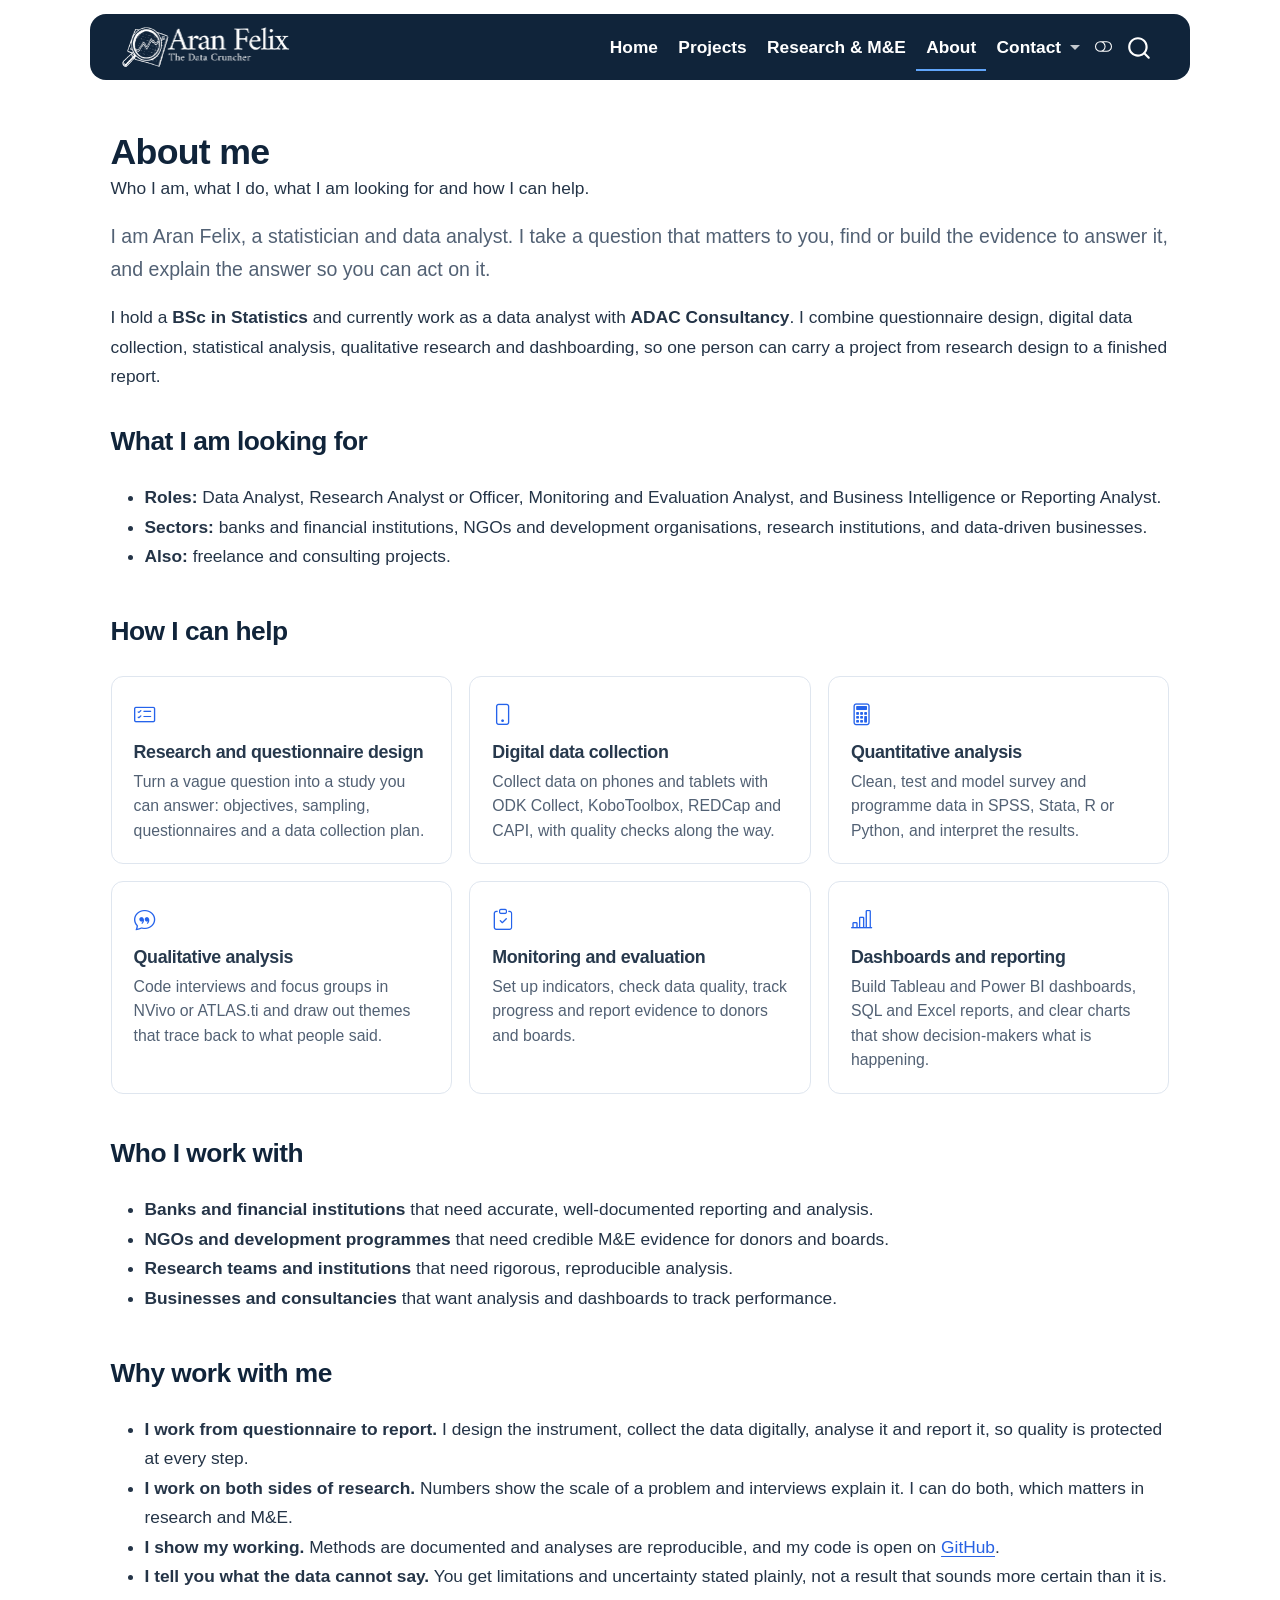
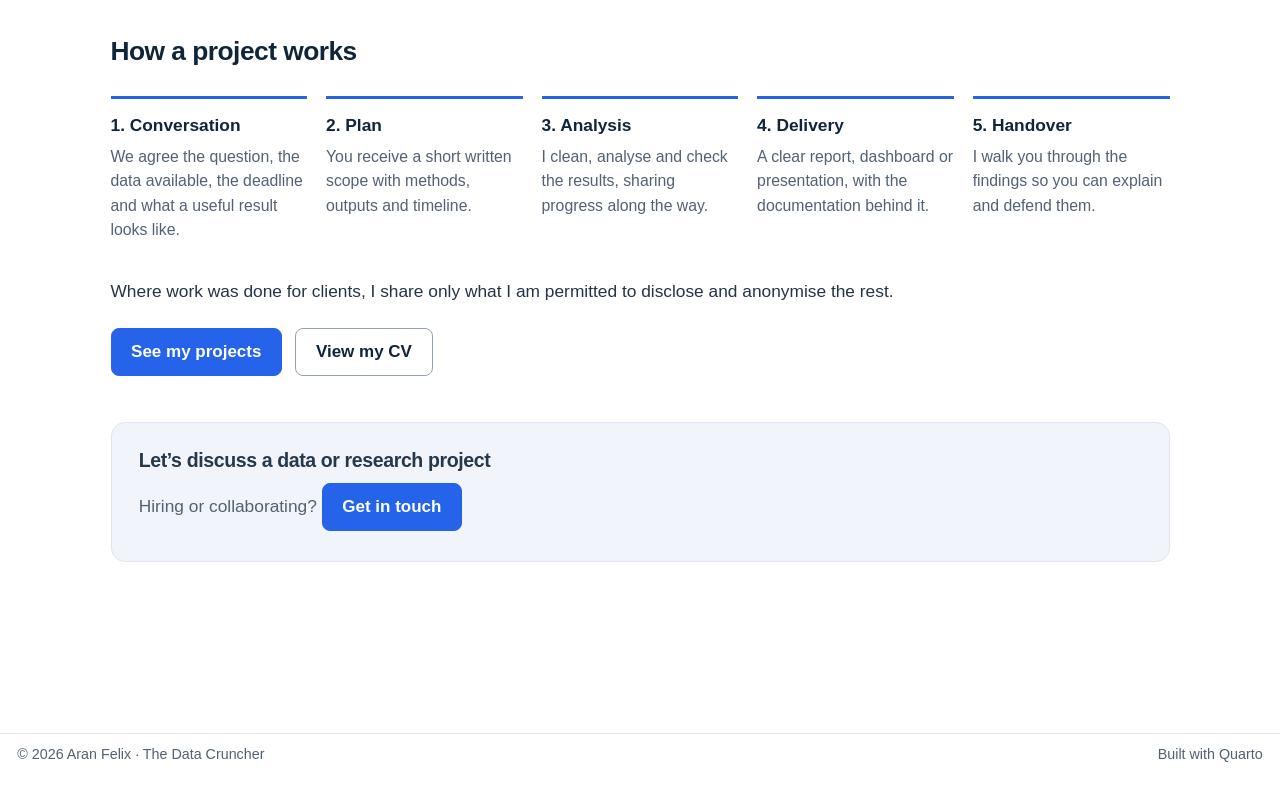
<file: docs/about.html>
<!DOCTYPE html>
<html xmlns="http://www.w3.org/1999/xhtml" lang="en-GB" xml:lang="en-GB"><head>

<meta charset="utf-8">
<meta name="generator" content="quarto-1.10.19">

<meta name="viewport" content="width=device-width, initial-scale=1.0, user-scalable=yes">

<meta name="description" content="Who I am, what I do, what I am looking for and how I can help.">

<title>About me – Aran Felix</title>
<style>
/* Default styles provided by pandoc.
** See https://pandoc.org/MANUAL.html#variables-for-html for config info.
*/
span.smallcaps{font-variant: small-caps;}
div.columns{display: flex; gap: 1.5em;}
div.column{flex: auto;}
@media screen {
div.columns{gap: min(4vw, 1.5em);}
div.column{overflow-x: auto;}
}
div.hanging-indent{margin-left: 1.5em; text-indent: -1.5em;}
ul.task-list{list-style: none;}
ul.task-list li input[type="checkbox"] {
  width: 0.8em;
  margin: 0 0.8em 0.2em -1em; /* quarto-specific, see https://github.com/quarto-dev/quarto-cli/issues/4556 */ 
  vertical-align: middle;
}
</style>


<script src="site_libs/quarto-nav/quarto-nav.js"></script>
<script src="site_libs/quarto-nav/headroom.min.js"></script>
<script src="site_libs/clipboard/clipboard.min.js"></script>
<script src="site_libs/quarto-search/autocomplete.umd.js"></script>
<script src="site_libs/quarto-search/fuse.min.js"></script>
<script src="site_libs/quarto-search/quarto-search.js"></script>
<meta name="quarto:offset" content="./">
<link href="./images/favicon.svg" rel="icon" type="image/svg+xml">
<script src="site_libs/quarto-html/quarto.js" type="module"></script>
<script src="site_libs/quarto-html/tabsets/tabsets.js" type="module"></script>
<script src="site_libs/quarto-html/popper.min.js"></script>
<script src="site_libs/quarto-html/tippy.umd.min.js"></script>
<link href="site_libs/quarto-html/tippy.css" rel="stylesheet">
<link href="site_libs/quarto-html/quarto-syntax-highlighting-bf27225e3a48a9273f3daa8f8e829971.css" rel="stylesheet" class="quarto-color-scheme" id="quarto-text-highlighting-styles">
<link href="site_libs/quarto-html/quarto-syntax-highlighting-dark-b626d73c4c936ccc3cb08be7d45d1df6.css" rel="stylesheet" class="quarto-color-scheme quarto-color-alternate" id="quarto-text-highlighting-styles">
<link href="site_libs/quarto-html/quarto-syntax-highlighting-bf27225e3a48a9273f3daa8f8e829971.css" rel="stylesheet" class="quarto-color-scheme-extra" id="quarto-text-highlighting-styles">
<script src="site_libs/bootstrap/bootstrap.min.js"></script>
<link href="site_libs/bootstrap/bootstrap-icons.css" rel="stylesheet">
<link href="site_libs/bootstrap/bootstrap-2e0addd86a0554f30a0ee7917919a5fd.min.css" rel="stylesheet" append-hash="true" class="quarto-color-scheme" id="quarto-bootstrap" data-mode="light">
<link href="site_libs/bootstrap/bootstrap-dark-408354a653e7c238ce25e4c523e7c413.min.css" rel="stylesheet" append-hash="true" class="quarto-color-scheme quarto-color-alternate" id="quarto-bootstrap" data-mode="dark">
<link href="site_libs/bootstrap/bootstrap-2e0addd86a0554f30a0ee7917919a5fd.min.css" rel="stylesheet" append-hash="true" class="quarto-color-scheme-extra" id="quarto-bootstrap" data-mode="light">
<script id="quarto-search-options" type="application/json">{
  "location": "navbar",
  "copy-button": false,
  "collapse-after": 3,
  "panel-placement": "end",
  "type": "overlay",
  "limit": 50,
  "keyboard-shortcut": [
    "f",
    "/",
    "s"
  ],
  "show-item-context": false,
  "language": {
    "search-no-results-text": "No results",
    "search-matching-documents-text": "matching documents",
    "search-copy-link-title": "Copy link to search",
    "search-hide-matches-text": "Hide additional matches",
    "search-more-match-text": "more match in this document",
    "search-more-matches-text": "more matches in this document",
    "search-clear-button-title": "Clear",
    "search-text-placeholder": "",
    "search-detached-cancel-button-title": "Cancel",
    "search-submit-button-title": "Submit",
    "search-label": "Search"
  }
}</script>
<style>html{ scroll-behavior: smooth; }</style>


<link rel="stylesheet" href="styles.css">
<link rel="stylesheet" href="tools.css">
<meta property="og:title" content="About me – Aran Felix">
<meta property="og:description" content="Who I am, what I do, what I am looking for and how I can help.">
<meta property="og:site_name" content="Aran Felix">
<meta name="twitter:title" content="About me – Aran Felix">
<meta name="twitter:description" content="Who I am, what I do, what I am looking for and how I can help.">
<meta name="twitter:card" content="summary">
</head>

<body class="nav-fixed fullcontent quarto-light"><script id="quarto-html-before-body" type="application/javascript">
    const toggleBodyColorMode = (bsSheetEl) => {
      const mode = bsSheetEl.getAttribute("data-mode");
      const bodyEl = window.document.querySelector("body");
      if (mode === "dark") {
        bodyEl.classList.add("quarto-dark");
        bodyEl.classList.remove("quarto-light");
      } else {
        bodyEl.classList.add("quarto-light");
        bodyEl.classList.remove("quarto-dark");
      }
    }
    const toggleBodyColorPrimary = () => {
      const bsSheetEl = window.document.querySelector("link#quarto-bootstrap:not([rel=disabled-stylesheet])");
      if (bsSheetEl) {
        toggleBodyColorMode(bsSheetEl);
      }
    }
    const setColorSchemeToggle = (alternate) => {
      const toggles = window.document.querySelectorAll('.quarto-color-scheme-toggle');
      for (let i=0; i < toggles.length; i++) {
        const toggle = toggles[i];
        if (toggle) {
          if (alternate) {
            toggle.classList.add("alternate");
          } else {
            toggle.classList.remove("alternate");
          }
        }
      }
    };
    const toggleColorMode = (alternate) => {
      // Switch the stylesheets
      const primaryStylesheets = window.document.querySelectorAll('link.quarto-color-scheme:not(.quarto-color-alternate)');
      const alternateStylesheets = window.document.querySelectorAll('link.quarto-color-scheme.quarto-color-alternate');
      manageTransitions('#quarto-margin-sidebar .nav-link', false);
      if (alternate) {
        // note: dark is layered on light, we don't disable primary!
        enableStylesheet(alternateStylesheets);
        for (const sheetNode of alternateStylesheets) {
          if (sheetNode.id === "quarto-bootstrap") {
            toggleBodyColorMode(sheetNode);
          }
        }
      } else {
        disableStylesheet(alternateStylesheets);
        enableStylesheet(primaryStylesheets)
        toggleBodyColorPrimary();
      }
      manageTransitions('#quarto-margin-sidebar .nav-link', true);
      // Switch the toggles
      setColorSchemeToggle(alternate)
      // Hack to workaround the fact that safari doesn't
      // properly recolor the scrollbar when toggling (#1455)
      if (navigator.userAgent.indexOf('Safari') > 0 && navigator.userAgent.indexOf('Chrome') == -1) {
        manageTransitions("body", false);
        window.scrollTo(0, 1);
        setTimeout(() => {
          window.scrollTo(0, 0);
          manageTransitions("body", true);
        }, 40);
      }
    }
    const disableStylesheet = (stylesheets) => {
      for (let i=0; i < stylesheets.length; i++) {
        const stylesheet = stylesheets[i];
        stylesheet.rel = 'disabled-stylesheet';
      }
    }
    const enableStylesheet = (stylesheets) => {
      for (let i=0; i < stylesheets.length; i++) {
        const stylesheet = stylesheets[i];
        if(stylesheet.rel !== 'stylesheet') { // for Chrome, which will still FOUC without this check
          stylesheet.rel = 'stylesheet';
        }
      }
    }
    const manageTransitions = (selector, allowTransitions) => {
      const els = window.document.querySelectorAll(selector);
      for (let i=0; i < els.length; i++) {
        const el = els[i];
        if (allowTransitions) {
          el.classList.remove('notransition');
        } else {
          el.classList.add('notransition');
        }
      }
    }
    const isFileUrl = () => {
      return window.location.protocol === 'file:';
    }
    const hasAlternateSentinel = () => {
      let styleSentinel = getColorSchemeSentinel();
      if (styleSentinel !== null) {
        return styleSentinel === "alternate";
      } else {
        return false;
      }
    }
    const setStyleSentinel = (alternate) => {
      const value = alternate ? "alternate" : "default";
      if (!isFileUrl()) {
        window.localStorage.setItem("quarto-color-scheme", value);
      } else {
        localAlternateSentinel = value;
      }
    }
    const getColorSchemeSentinel = () => {
      if (!isFileUrl()) {
        const storageValue = window.localStorage.getItem("quarto-color-scheme");
        return storageValue != null ? storageValue : localAlternateSentinel;
      } else {
        return localAlternateSentinel;
      }
    }
    const toggleGiscusIfUsed = (isAlternate, darkModeDefault) => {
      const baseTheme = document.querySelector('#giscus-base-theme')?.value ?? 'light';
      const alternateTheme = document.querySelector('#giscus-alt-theme')?.value ?? 'dark';
      let newTheme = '';
      if(authorPrefersDark) {
        newTheme = isAlternate ? baseTheme : alternateTheme;
      } else {
        newTheme = isAlternate ? alternateTheme : baseTheme;
      }
      const changeGiscusTheme = () => {
        // From: https://github.com/giscus/giscus/issues/336
        const sendMessage = (message) => {
          const iframe = document.querySelector('iframe.giscus-frame');
          if (!iframe) return;
          iframe.contentWindow.postMessage({ giscus: message }, 'https://giscus.app');
        }
        sendMessage({
          setConfig: {
            theme: newTheme
          }
        });
      }
      const isGiscussLoaded = window.document.querySelector('iframe.giscus-frame') !== null;
      if (isGiscussLoaded) {
        changeGiscusTheme();
      }
    };
    const authorPrefersDark = false;
    const queryPrefersDark = window.matchMedia('(prefers-color-scheme: dark)');
    const darkModeDefault = queryPrefersDark.matches;
      document.querySelector('link#quarto-text-highlighting-styles.quarto-color-scheme-extra').rel = 'disabled-stylesheet';
      document.querySelector('link#quarto-bootstrap.quarto-color-scheme-extra').rel = 'disabled-stylesheet';
    let localAlternateSentinel = darkModeDefault ? 'alternate' : 'default';
    // Dark / light mode switch
    window.quartoToggleColorScheme = () => {
      // Read the current dark / light value
      let toAlternate = !hasAlternateSentinel();
      toggleColorMode(toAlternate);
      setStyleSentinel(toAlternate);
      toggleGiscusIfUsed(toAlternate, darkModeDefault);
      window.dispatchEvent(new Event('resize'));
    };
    queryPrefersDark.addEventListener("change", e => {
      if(window.localStorage.getItem("quarto-color-scheme") !== null)
        return;
      const alternate = e.matches
      toggleColorMode(alternate);
      localAlternateSentinel = e.matches ? 'alternate' : 'default'; // this is used alongside local storage!
      toggleGiscusIfUsed(alternate, darkModeDefault);
    });
    // Switch to dark mode if need be
    if (hasAlternateSentinel()) {
      toggleColorMode(true);
    } else {
      toggleColorMode(false);
    }
  </script>

<div id="quarto-search-results"></div>
  <header id="quarto-header" class="headroom fixed-top">
    <nav class="navbar navbar-expand-lg " data-bs-theme="dark">
      <div class="navbar-container container-fluid">
      <div class="navbar-brand-container mx-auto">
    <a href="./index.html" class="navbar-brand navbar-brand-logo">
    <img src="./images/logo.png" alt="Aran Felix, The Data Cruncher" class="navbar-logo light-content">
    <img src="./images/logo.png" alt="Aran Felix, The Data Cruncher" class="navbar-logo dark-content">
    </a>
  </div>
            <div id="quarto-search" class="" title="Search"></div>
          <button class="navbar-toggler" type="button" data-bs-toggle="collapse" data-bs-target="#navbarCollapse" aria-controls="navbarCollapse" role="menu" aria-expanded="false" aria-label="Toggle navigation" onclick="if (window.quartoToggleHeadroom) { window.quartoToggleHeadroom(); }">
  <span class="navbar-toggler-icon"></span>
</button>
          <div class="collapse navbar-collapse" id="navbarCollapse">
            <ul class="navbar-nav navbar-nav-scroll ms-auto">
  <li class="nav-item">
    <a class="nav-link" href="./index.html"> 
<span class="menu-text">Home</span></a>
  </li>  
  <li class="nav-item">
    <a class="nav-link" href="./projects.html"> 
<span class="menu-text">Projects</span></a>
  </li>  
  <li class="nav-item">
    <a class="nav-link" href="./research-m-e.html"> 
<span class="menu-text">Research &amp; M&amp;E</span></a>
  </li>  
  <li class="nav-item">
    <a class="nav-link active" href="./about.html" aria-current="page"> 
<span class="menu-text">About</span></a>
  </li>  
  <li class="nav-item dropdown ">
    <a class="nav-link dropdown-toggle" href="#" id="nav-menu-contact" role="link" data-bs-toggle="dropdown" aria-expanded="false">
 <span class="menu-text">Contact</span>
    </a>
    <ul class="dropdown-menu dropdown-menu-end" aria-labelledby="nav-menu-contact">    
        <li>
    <a class="dropdown-item" href="https://wa.me/254111991749"><i class="bi bi-whatsapp" role="img">
</i> 
 <span class="dropdown-text">WhatsApp</span></a>
  </li>  
        <li>
    <a class="dropdown-item" href="https://www.linkedin.com/in/aranfelix/"><i class="bi bi-linkedin" role="img">
</i> 
 <span class="dropdown-text">LinkedIn</span></a>
  </li>  
        <li>
    <a class="dropdown-item" href="mailto:aranfelix2013@gmail.com"><i class="bi bi-envelope" role="img">
</i> 
 <span class="dropdown-text">Email</span></a>
  </li>  
        <li>
    <a class="dropdown-item" href="https://github.com/aranfelix"><i class="bi bi-github" role="img">
</i> 
 <span class="dropdown-text">GitHub</span></a>
  </li>  
    </ul>
  </li>
</ul>
          </div> <!-- /navcollapse -->
            <div class="quarto-navbar-tools">
  <a href="" class="quarto-color-scheme-toggle quarto-navigation-tool  px-1" onclick="window.quartoToggleColorScheme(); return false;" title="Toggle dark mode"><i class="bi"></i></a>
</div>
      </div> <!-- /container-fluid -->
    </nav>
</header>
<!-- content -->
<div id="quarto-content" class="quarto-container page-columns page-rows-contents page-layout-article page-navbar">
<!-- sidebar -->
<!-- margin-sidebar -->
    
<!-- main -->
<main class="content" id="quarto-document-content">


<header id="title-block-header" class="quarto-title-block default">
<div class="quarto-title">
<h1 class="title">About me</h1>
</div>

<div>
  <div class="description">
    Who I am, what I do, what I am looking for and how I can help.
  </div>
</div>


<div class="quarto-title-meta">

    
  
    
  </div>
  


</header>


<div class="lead">
<p>I am Aran Felix, a statistician and data analyst. I take a question that matters to you, find or build the evidence to answer it, and explain the answer so you can act on it.</p>
</div>
<p>I hold a <strong>BSc in Statistics</strong> and currently work as a data analyst with <strong>ADAC Consultancy</strong>. I combine questionnaire design, digital data collection, statistical analysis, qualitative research and dashboarding, so one person can carry a project from research design to a finished report.</p>
<section id="what-i-am-looking-for" class="level2">
<h2 data-anchor-id="what-i-am-looking-for">What I am looking for</h2>
<ul>
<li><strong>Roles:</strong> Data Analyst, Research Analyst or Officer, Monitoring and Evaluation Analyst, and Business Intelligence or Reporting Analyst.</li>
<li><strong>Sectors:</strong> banks and financial institutions, NGOs and development organisations, research institutions, and data-driven businesses.</li>
<li><strong>Also:</strong> freelance and consulting projects.</li>
</ul>
</section>
<section id="how-i-can-help" class="level2">
<h2 data-anchor-id="how-i-can-help">How I can help</h2>
<div class="feature-grid three">
<div class="feature-card">
<i class="bi bi-card-checklist ic"></i>
<h3>
Research and questionnaire design
</h3>
<p>
Turn a vague question into a study you can answer: objectives, sampling, questionnaires and a data collection plan.
</p>
</div>
<div class="feature-card">
<i class="bi bi-phone ic"></i>
<h3>
Digital data collection
</h3>
<p>
Collect data on phones and tablets with ODK Collect, KoboToolbox, REDCap and CAPI, with quality checks along the way.
</p>
</div>
<div class="feature-card">
<i class="bi bi-calculator ic"></i>
<h3>
Quantitative analysis
</h3>
<p>
Clean, test and model survey and programme data in SPSS, Stata, R or Python, and interpret the results.
</p>
</div>
<div class="feature-card">
<i class="bi bi-chat-quote ic"></i>
<h3>
Qualitative analysis
</h3>
<p>
Code interviews and focus groups in NVivo or ATLAS.ti and draw out themes that trace back to what people said.
</p>
</div>
<div class="feature-card">
<i class="bi bi-clipboard-check ic"></i>
<h3>
Monitoring and evaluation
</h3>
<p>
Set up indicators, check data quality, track progress and report evidence to donors and boards.
</p>
</div>
<div class="feature-card">
<i class="bi bi-bar-chart-line ic"></i>
<h3>
Dashboards and reporting
</h3>
<p>
Build Tableau and Power BI dashboards, SQL and Excel reports, and clear charts that show decision-makers what is happening.
</p>
</div>
</div>
</section>
<section id="who-i-work-with" class="level2">
<h2 data-anchor-id="who-i-work-with">Who I work with</h2>
<ul>
<li><strong>Banks and financial institutions</strong> that need accurate, well-documented reporting and analysis.</li>
<li><strong>NGOs and development programmes</strong> that need credible M&amp;E evidence for donors and boards.</li>
<li><strong>Research teams and institutions</strong> that need rigorous, reproducible analysis.</li>
<li><strong>Businesses and consultancies</strong> that want analysis and dashboards to track performance.</li>
</ul>
</section>
<section id="why-work-with-me" class="level2">
<h2 data-anchor-id="why-work-with-me">Why work with me</h2>
<ul>
<li><strong>I work from questionnaire to report.</strong> I design the instrument, collect the data digitally, analyse it and report it, so quality is protected at every step.</li>
<li><strong>I work on both sides of research.</strong> Numbers show the scale of a problem and interviews explain it. I can do both, which matters in research and M&amp;E.</li>
<li><strong>I show my working.</strong> Methods are documented and analyses are reproducible, and my code is open on <a href="https://github.com/aranfelix">GitHub</a>.</li>
<li><strong>I tell you what the data cannot say.</strong> You get limitations and uncertainty stated plainly, not a result that sounds more certain than it is.</li>
</ul>
</section>
<section id="how-a-project-works" class="level2">
<h2 data-anchor-id="how-a-project-works">How a project works</h2>
<div class="steps">
<div class="step">
<b>1. Conversation</b>
<p>
We agree the question, the data available, the deadline and what a useful result looks like.
</p>
</div>
<div class="step">
<b>2. Plan</b>
<p>
You receive a short written scope with methods, outputs and timeline.
</p>
</div>
<div class="step">
<b>3. Analysis</b>
<p>
I clean, analyse and check the results, sharing progress along the way.
</p>
</div>
<div class="step">
<b>4. Delivery</b>
<p>
A clear report, dashboard or presentation, with the documentation behind it.
</p>
</div>
<div class="step">
<b>5. Handover</b>
<p>
I walk you through the findings so you can explain and defend them.
</p>
</div>
</div>
<p>Where work was done for clients, I share only what I am permitted to disclose and anonymise the rest.</p>
<p><a href="./projects.html" class="btn btn-primary">See my projects</a> <a href="./cv.html" class="btn btn-outline-dark">View my CV</a></p>
<section id="lets-discuss-a-data-or-research-project" class="level3 cta-band">
<h3 data-anchor-id="lets-discuss-a-data-or-research-project">Let’s discuss a data or research project</h3>
<p>Hiring or collaborating? <a href="./index.html#contact" class="btn btn-primary">Get in touch</a></p>
</section>


</section>

<a onclick="window.scrollTo(0, 0); return false;" role="button" id="quarto-back-to-top"><i class="bi bi-arrow-up"></i> Back to top</a></main> <!-- /main -->
<script id="quarto-html-after-body" type="application/javascript">
  window.document.addEventListener("DOMContentLoaded", function (event) {
    // Ensure there is a toggle, if there isn't float one in the top right
    if (window.document.querySelector('.quarto-color-scheme-toggle') === null) {
      const a = window.document.createElement('a');
      a.classList.add('top-right');
      a.classList.add('quarto-color-scheme-toggle');
      a.href = "";
      a.onclick = function() { try { window.quartoToggleColorScheme(); } catch {} return false; };
      const i = window.document.createElement("i");
      i.classList.add('bi');
      a.appendChild(i);
      window.document.body.appendChild(a);
    }
    setColorSchemeToggle(hasAlternateSentinel())
    const isCodeAnnotation = (el) => {
      for (const clz of el.classList) {
        if (clz.startsWith('code-annotation-')) {                     
          return true;
        }
      }
      return false;
    }
    const onCopySuccess = function(e) {
      // button target
      const button = e.trigger;
      // don't keep focus
      button.blur();
      // flash "checked"
      button.classList.add('code-copy-button-checked');
      var currentTitle = button.getAttribute("title");
      button.setAttribute("title", "Copied!");
      let tooltip;
      if (window.bootstrap) {
        button.setAttribute("data-bs-toggle", "tooltip");
        button.setAttribute("data-bs-placement", "left");
        button.setAttribute("data-bs-title", "Copied!");
        tooltip = new bootstrap.Tooltip(button, 
          { trigger: "manual", 
            customClass: "code-copy-button-tooltip",
            offset: [0, -8]});
        tooltip.show();    
      }
      setTimeout(function() {
        if (tooltip) {
          tooltip.hide();
          button.removeAttribute("data-bs-title");
          button.removeAttribute("data-bs-toggle");
          button.removeAttribute("data-bs-placement");
        }
        button.setAttribute("title", currentTitle);
        button.classList.remove('code-copy-button-checked');
      }, 1000);
      // clear code selection
      e.clearSelection();
    }
    const getTextToCopy = function(trigger) {
      const outerScaffold = trigger.parentElement.cloneNode(true);
      const codeEl = outerScaffold.querySelector('code');
      for (const childEl of codeEl.children) {
        if (isCodeAnnotation(childEl)) {
          childEl.remove();
        }
      }
      return codeEl.innerText;
    }
    const clipboard = new window.ClipboardJS('.code-copy-button:not([data-in-quarto-modal])', {
      text: getTextToCopy
    });
    clipboard.on('success', onCopySuccess);
    if (window.document.getElementById('quarto-embedded-source-code-modal')) {
      const clipboardModal = new window.ClipboardJS('.code-copy-button[data-in-quarto-modal]', {
        text: getTextToCopy,
        container: window.document.getElementById('quarto-embedded-source-code-modal')
      });
      clipboardModal.on('success', onCopySuccess);
    }
      var localhostRegex = new RegExp(/^(?:http|https):\/\/localhost\:?[0-9]*\//);
      var mailtoRegex = new RegExp(/^mailto:/);
        var filterRegex = new RegExp("https:\/\/aranfelix\.github\.io");
      var isInternal = (href) => {
          return filterRegex.test(href) || localhostRegex.test(href) || mailtoRegex.test(href);
      }
      // Inspect non-navigation links and adorn them if external
     var links = window.document.querySelectorAll('a[href]:not(.nav-link):not(.navbar-brand):not(.toc-action):not(.sidebar-link):not(.sidebar-item-toggle):not(.pagination-link):not(.no-external):not([aria-hidden]):not(.dropdown-item):not(.quarto-navigation-tool):not(.about-link)');
      for (var i=0; i<links.length; i++) {
        const link = links[i];
        if (!isInternal(link.href)) {
          // undo the damage that might have been done by quarto-nav.js in the case of
          // links that we want to consider external
          if (link.dataset.originalHref !== undefined) {
            link.href = link.dataset.originalHref;
          }
            // target, if specified
            link.setAttribute("target", "_blank");
            if (link.getAttribute("rel") === null) {
              link.setAttribute("rel", "noopener");
            }
        }
      }
    function tippyHover(el, contentFn, onTriggerFn, onUntriggerFn) {
      const config = {
        allowHTML: true,
        maxWidth: 500,
        delay: 100,
        arrow: false,
        appendTo: function(el) {
            return el.parentElement;
        },
        interactive: true,
        interactiveBorder: 10,
        theme: 'quarto',
        placement: 'bottom-start',
      };
      if (contentFn) {
        config.content = contentFn;
      }
      if (onTriggerFn) {
        config.onTrigger = onTriggerFn;
      }
      if (onUntriggerFn) {
        config.onUntrigger = onUntriggerFn;
      }
      window.tippy(el, config); 
    }
    const noterefs = window.document.querySelectorAll('a[role="doc-noteref"]');
    for (var i=0; i<noterefs.length; i++) {
      const ref = noterefs[i];
      tippyHover(ref, function() {
        // use id or data attribute instead here
        let href = ref.getAttribute('data-footnote-href') || ref.getAttribute('href');
        try { href = new URL(href).hash; } catch {}
        const id = href.replace(/^#\/?/, "");
        const note = window.document.getElementById(id);
        if (note) {
          return note.innerHTML;
        } else {
          return "";
        }
      });
    }
    const xrefs = window.document.querySelectorAll('a.quarto-xref');
    const processXRef = (id, note) => {
      // Strip column container classes
      const stripColumnClz = (el) => {
        el.classList.remove("page-full", "page-columns");
        if (el.children) {
          for (const child of el.children) {
            stripColumnClz(child);
          }
        }
      }
      stripColumnClz(note)
      if (id === null || id.startsWith('sec-')) {
        // Special case sections, only their first couple elements
        const container = document.createElement("div");
        if (note.children && note.children.length > 2) {
          container.appendChild(note.children[0].cloneNode(true));
          for (let i = 1; i < note.children.length; i++) {
            const child = note.children[i];
            if (child.tagName === "P" && child.innerText === "") {
              continue;
            } else {
              container.appendChild(child.cloneNode(true));
              break;
            }
          }
          if (window.Quarto?.typesetMath) {
            window.Quarto.typesetMath(container);
          }
          return container.innerHTML
        } else {
          if (window.Quarto?.typesetMath) {
            window.Quarto.typesetMath(note);
          }
          return note.innerHTML;
        }
      } else {
        // Remove any anchor links if they are present
        const anchorLink = note.querySelector('a.anchorjs-link');
        if (anchorLink) {
          anchorLink.remove();
        }
        if (window.Quarto?.typesetMath) {
          window.Quarto.typesetMath(note);
        }
        if (note.classList.contains("callout")) {
          return note.outerHTML;
        } else {
          return note.innerHTML;
        }
      }
    }
    for (var i=0; i<xrefs.length; i++) {
      const xref = xrefs[i];
      tippyHover(xref, undefined, function(instance) {
        instance.disable();
        let url = xref.getAttribute('href');
        let hash = undefined; 
        if (url.startsWith('#')) {
          hash = url;
        } else {
          try { hash = new URL(url).hash; } catch {}
        }
        if (hash) {
          const id = hash.replace(/^#\/?/, "");
          const note = window.document.getElementById(id);
          if (note !== null) {
            try {
              const html = processXRef(id, note.cloneNode(true));
              instance.setContent(html);
            } finally {
              instance.enable();
              instance.show();
            }
          } else {
            // See if we can fetch this
            fetch(url.split('#')[0])
            .then(res => res.text())
            .then(html => {
              const parser = new DOMParser();
              const htmlDoc = parser.parseFromString(html, "text/html");
              const note = htmlDoc.getElementById(id);
              if (note !== null) {
                const html = processXRef(id, note);
                instance.setContent(html);
              } 
            }).finally(() => {
              instance.enable();
              instance.show();
            });
          }
        } else {
          // See if we can fetch a full url (with no hash to target)
          // This is a special case and we should probably do some content thinning / targeting
          fetch(url)
          .then(res => res.text())
          .then(html => {
            const parser = new DOMParser();
            const htmlDoc = parser.parseFromString(html, "text/html");
            const note = htmlDoc.querySelector('main.content');
            if (note !== null) {
              // This should only happen for chapter cross references
              // (since there is no id in the URL)
              // remove the first header
              if (note.children.length > 0 && note.children[0].tagName === "HEADER") {
                note.children[0].remove();
              }
              const html = processXRef(null, note);
              instance.setContent(html);
            } 
          }).finally(() => {
            instance.enable();
            instance.show();
          });
        }
      }, function(instance) {
      });
    }
        let selectedAnnoteEl;
        const selectorForAnnotation = ( cell, annotation) => {
          let cellAttr = 'data-code-cell="' + cell + '"';
          let lineAttr = 'data-code-annotation="' +  annotation + '"';
          const selector = 'span[' + cellAttr + '][' + lineAttr + ']';
          return selector;
        }
        const selectCodeLines = (annoteEl) => {
          const doc = window.document;
          const targetCell = annoteEl.getAttribute("data-target-cell");
          const targetAnnotation = annoteEl.getAttribute("data-target-annotation");
          const annoteSpan = window.document.querySelector(selectorForAnnotation(targetCell, targetAnnotation));
          const lines = annoteSpan.getAttribute("data-code-lines").split(",");
          const lineIds = lines.map((line) => {
            return targetCell + "-" + line;
          })
          let top = null;
          let height = null;
          let parent = null;
          if (lineIds.length > 0) {
              //compute the position of the single el (top and bottom and make a div)
              const el = window.document.getElementById(lineIds[0]);
              top = el.offsetTop;
              height = el.offsetHeight;
              parent = el.parentElement.parentElement;
            if (lineIds.length > 1) {
              const lastEl = window.document.getElementById(lineIds[lineIds.length - 1]);
              const bottom = lastEl.offsetTop + lastEl.offsetHeight;
              height = bottom - top;
            }
            if (top !== null && height !== null && parent !== null) {
              // cook up a div (if necessary) and position it 
              let div = window.document.getElementById("code-annotation-line-highlight");
              if (div === null) {
                div = window.document.createElement("div");
                div.setAttribute("id", "code-annotation-line-highlight");
                div.style.position = 'absolute';
                parent.appendChild(div);
              }
              div.style.top = top - 2 + "px";
              div.style.height = height + 4 + "px";
              div.style.left = 0;
              let gutterDiv = window.document.getElementById("code-annotation-line-highlight-gutter");
              if (gutterDiv === null) {
                gutterDiv = window.document.createElement("div");
                gutterDiv.setAttribute("id", "code-annotation-line-highlight-gutter");
                gutterDiv.style.position = 'absolute';
                const codeCell = window.document.getElementById(targetCell);
                const gutter = codeCell.querySelector('.code-annotation-gutter');
                gutter.appendChild(gutterDiv);
              }
              gutterDiv.style.top = top - 2 + "px";
              gutterDiv.style.height = height + 4 + "px";
            }
            selectedAnnoteEl = annoteEl;
          }
        };
        const unselectCodeLines = () => {
          const elementsIds = ["code-annotation-line-highlight", "code-annotation-line-highlight-gutter"];
          elementsIds.forEach((elId) => {
            const div = window.document.getElementById(elId);
            if (div) {
              div.remove();
            }
          });
          selectedAnnoteEl = undefined;
        };
          // Handle positioning of the toggle
      window.addEventListener(
        "resize",
        throttle(() => {
          elRect = undefined;
          if (selectedAnnoteEl) {
            selectCodeLines(selectedAnnoteEl);
          }
        }, 10)
      );
      function throttle(fn, ms) {
      let throttle = false;
      let timer;
        return (...args) => {
          if(!throttle) { // first call gets through
              fn.apply(this, args);
              throttle = true;
          } else { // all the others get throttled
              if(timer) clearTimeout(timer); // cancel #2
              timer = setTimeout(() => {
                fn.apply(this, args);
                timer = throttle = false;
              }, ms);
          }
        };
      }
        // Attach click handler to the DT
        const annoteDls = window.document.querySelectorAll('dt[data-target-cell]');
        for (const annoteDlNode of annoteDls) {
          annoteDlNode.addEventListener('click', (event) => {
            const clickedEl = event.target;
            if (clickedEl !== selectedAnnoteEl) {
              unselectCodeLines();
              const activeEl = window.document.querySelector('dt[data-target-cell].code-annotation-active');
              if (activeEl) {
                activeEl.classList.remove('code-annotation-active');
              }
              selectCodeLines(clickedEl);
              clickedEl.classList.add('code-annotation-active');
            } else {
              // Unselect the line
              unselectCodeLines();
              clickedEl.classList.remove('code-annotation-active');
            }
          });
        }
    const findCites = (el) => {
      const parentEl = el.parentElement;
      if (parentEl) {
        const cites = parentEl.dataset.cites;
        if (cites) {
          return {
            el,
            cites: cites.split(' ')
          };
        } else {
          return findCites(el.parentElement)
        }
      } else {
        return undefined;
      }
    };
    var bibliorefs = window.document.querySelectorAll('a[role="doc-biblioref"]');
    for (var i=0; i<bibliorefs.length; i++) {
      const ref = bibliorefs[i];
      const citeInfo = findCites(ref);
      if (citeInfo) {
        tippyHover(citeInfo.el, function() {
          var popup = window.document.createElement('div');
          citeInfo.cites.forEach(function(cite) {
            var citeDiv = window.document.createElement('div');
            citeDiv.classList.add('hanging-indent');
            citeDiv.classList.add('csl-entry');
            var biblioDiv = window.document.getElementById('ref-' + cite);
            if (biblioDiv) {
              citeDiv.innerHTML = biblioDiv.innerHTML;
            }
            popup.appendChild(citeDiv);
          });
          return popup.innerHTML;
        });
      }
    }
  });
  </script>
</div> <!-- /content -->
<footer class="footer">
  <div class="nav-footer">
    <div class="nav-footer-left">
<p>© 2026 Aran Felix · The Data Cruncher</p>
</div>   
    <div class="nav-footer-center">
      &nbsp;
    </div>
    <div class="nav-footer-right">
<p>Built with Quarto</p>
</div>
  </div>
</footer>




<script src="site_libs/quarto-html/zenscroll-min.js"></script>
</body></html>
</file>
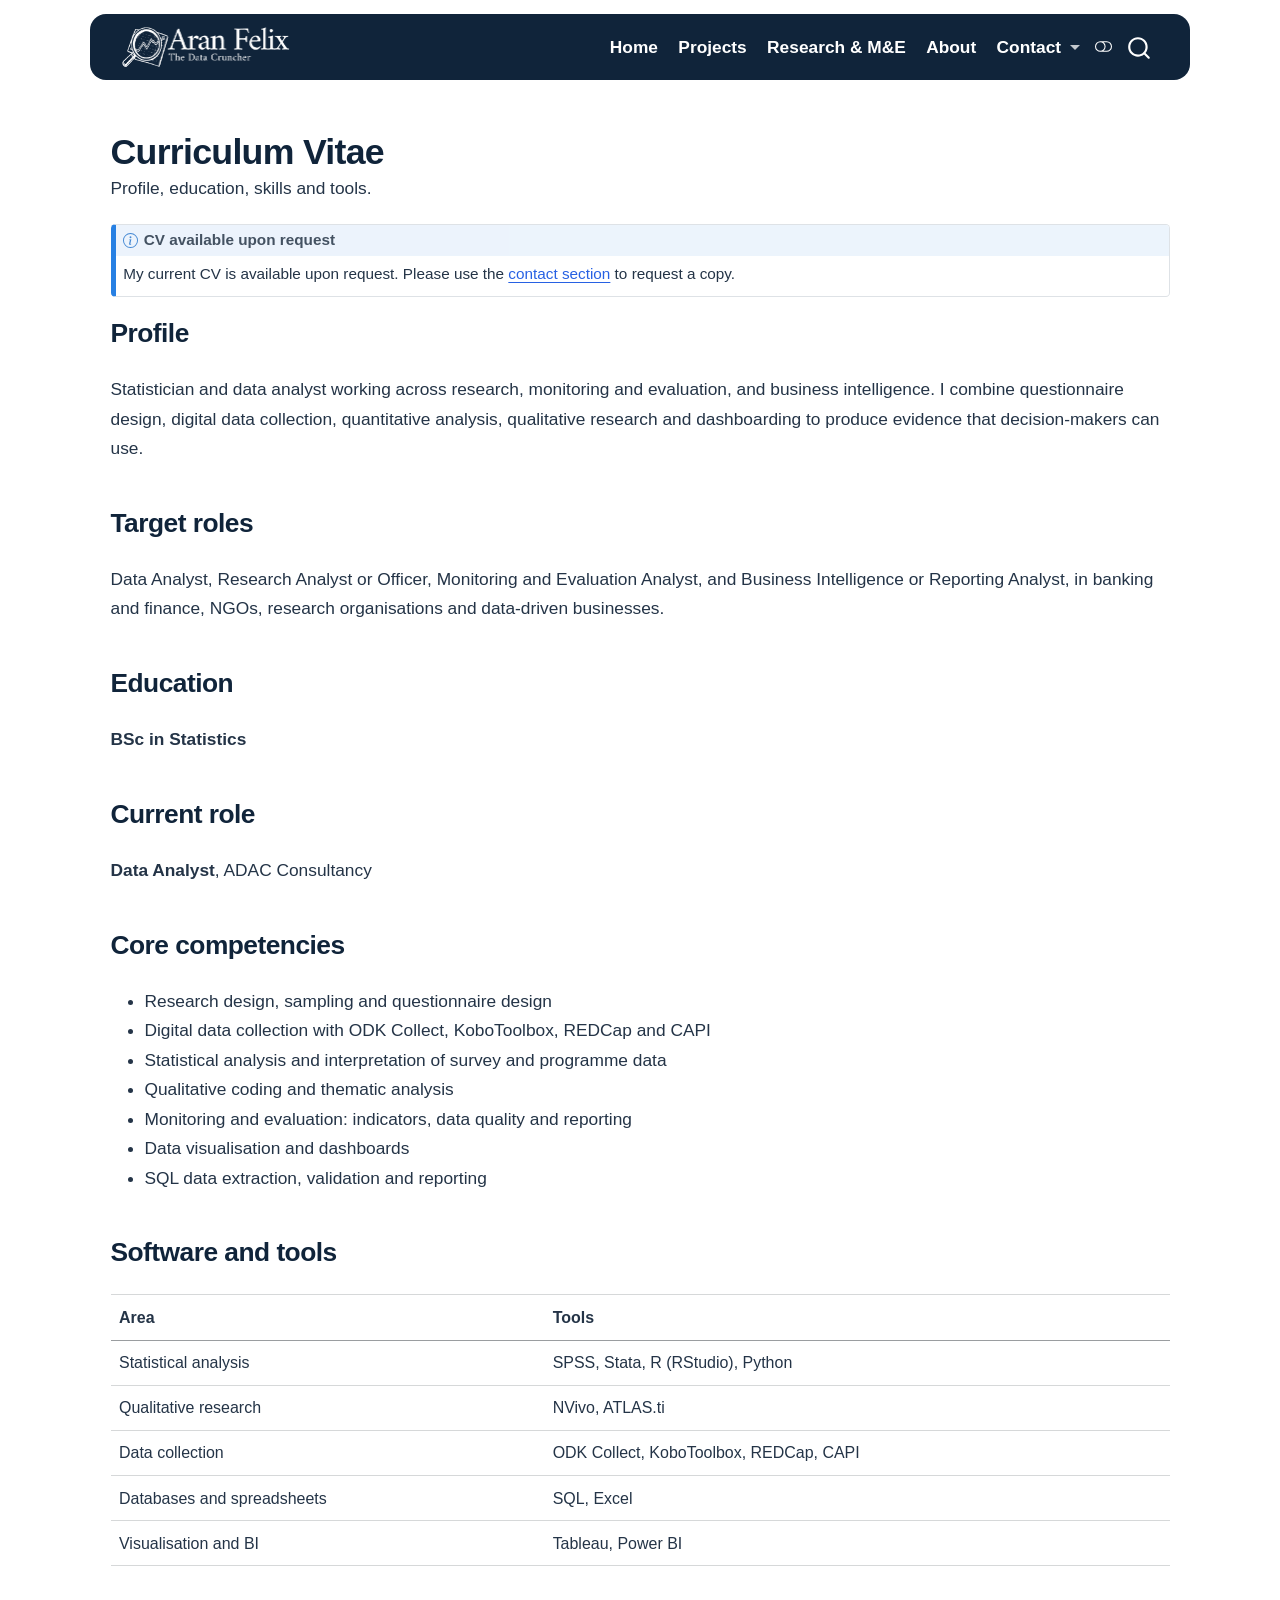
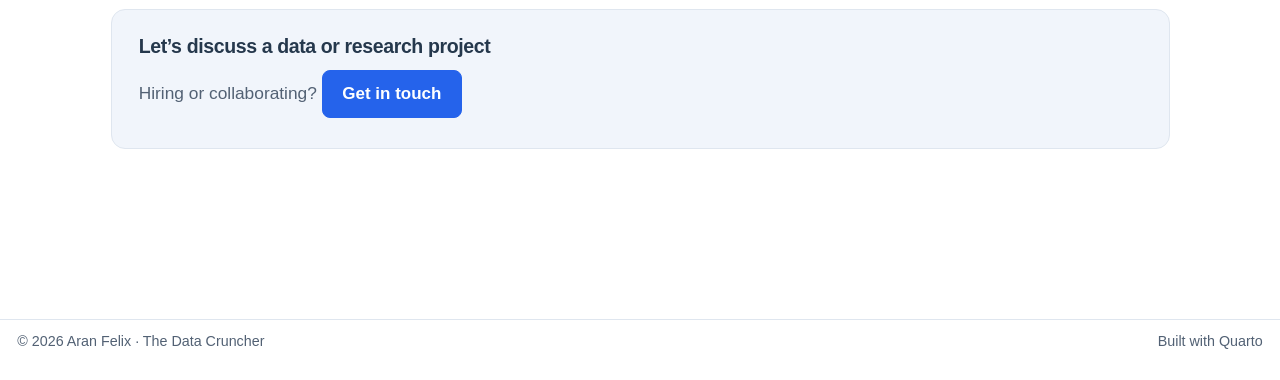
<file: docs/cv.html>
<!DOCTYPE html>
<html xmlns="http://www.w3.org/1999/xhtml" lang="en-GB" xml:lang="en-GB"><head>

<meta charset="utf-8">
<meta name="generator" content="quarto-1.10.19">

<meta name="viewport" content="width=device-width, initial-scale=1.0, user-scalable=yes">

<meta name="description" content="Profile, education, skills and tools.">

<title>Curriculum Vitae – Aran Felix</title>
<style>
/* Default styles provided by pandoc.
** See https://pandoc.org/MANUAL.html#variables-for-html for config info.
*/
span.smallcaps{font-variant: small-caps;}
div.columns{display: flex; gap: 1.5em;}
div.column{flex: auto;}
@media screen {
div.columns{gap: min(4vw, 1.5em);}
div.column{overflow-x: auto;}
}
div.hanging-indent{margin-left: 1.5em; text-indent: -1.5em;}
ul.task-list{list-style: none;}
ul.task-list li input[type="checkbox"] {
  width: 0.8em;
  margin: 0 0.8em 0.2em -1em; /* quarto-specific, see https://github.com/quarto-dev/quarto-cli/issues/4556 */ 
  vertical-align: middle;
}
</style>


<script src="site_libs/quarto-nav/quarto-nav.js"></script>
<script src="site_libs/quarto-nav/headroom.min.js"></script>
<script src="site_libs/clipboard/clipboard.min.js"></script>
<script src="site_libs/quarto-search/autocomplete.umd.js"></script>
<script src="site_libs/quarto-search/fuse.min.js"></script>
<script src="site_libs/quarto-search/quarto-search.js"></script>
<meta name="quarto:offset" content="./">
<link href="./images/favicon.svg" rel="icon" type="image/svg+xml">
<script src="site_libs/quarto-html/quarto.js" type="module"></script>
<script src="site_libs/quarto-html/tabsets/tabsets.js" type="module"></script>
<script src="site_libs/quarto-html/popper.min.js"></script>
<script src="site_libs/quarto-html/tippy.umd.min.js"></script>
<link href="site_libs/quarto-html/tippy.css" rel="stylesheet">
<link href="site_libs/quarto-html/quarto-syntax-highlighting-bf27225e3a48a9273f3daa8f8e829971.css" rel="stylesheet" class="quarto-color-scheme" id="quarto-text-highlighting-styles">
<link href="site_libs/quarto-html/quarto-syntax-highlighting-dark-b626d73c4c936ccc3cb08be7d45d1df6.css" rel="stylesheet" class="quarto-color-scheme quarto-color-alternate" id="quarto-text-highlighting-styles">
<link href="site_libs/quarto-html/quarto-syntax-highlighting-bf27225e3a48a9273f3daa8f8e829971.css" rel="stylesheet" class="quarto-color-scheme-extra" id="quarto-text-highlighting-styles">
<script src="site_libs/bootstrap/bootstrap.min.js"></script>
<link href="site_libs/bootstrap/bootstrap-icons.css" rel="stylesheet">
<link href="site_libs/bootstrap/bootstrap-2e0addd86a0554f30a0ee7917919a5fd.min.css" rel="stylesheet" append-hash="true" class="quarto-color-scheme" id="quarto-bootstrap" data-mode="light">
<link href="site_libs/bootstrap/bootstrap-dark-408354a653e7c238ce25e4c523e7c413.min.css" rel="stylesheet" append-hash="true" class="quarto-color-scheme quarto-color-alternate" id="quarto-bootstrap" data-mode="dark">
<link href="site_libs/bootstrap/bootstrap-2e0addd86a0554f30a0ee7917919a5fd.min.css" rel="stylesheet" append-hash="true" class="quarto-color-scheme-extra" id="quarto-bootstrap" data-mode="light">
<script id="quarto-search-options" type="application/json">{
  "location": "navbar",
  "copy-button": false,
  "collapse-after": 3,
  "panel-placement": "end",
  "type": "overlay",
  "limit": 50,
  "keyboard-shortcut": [
    "f",
    "/",
    "s"
  ],
  "show-item-context": false,
  "language": {
    "search-no-results-text": "No results",
    "search-matching-documents-text": "matching documents",
    "search-copy-link-title": "Copy link to search",
    "search-hide-matches-text": "Hide additional matches",
    "search-more-match-text": "more match in this document",
    "search-more-matches-text": "more matches in this document",
    "search-clear-button-title": "Clear",
    "search-text-placeholder": "",
    "search-detached-cancel-button-title": "Cancel",
    "search-submit-button-title": "Submit",
    "search-label": "Search"
  }
}</script>
<style>html{ scroll-behavior: smooth; }</style>


<link rel="stylesheet" href="styles.css">
<link rel="stylesheet" href="tools.css">
<meta property="og:title" content="Curriculum Vitae – Aran Felix">
<meta property="og:description" content="Profile, education, skills and tools.">
<meta property="og:site_name" content="Aran Felix">
<meta name="twitter:title" content="Curriculum Vitae – Aran Felix">
<meta name="twitter:description" content="Profile, education, skills and tools.">
<meta name="twitter:card" content="summary">
</head>

<body class="nav-fixed fullcontent quarto-light"><script id="quarto-html-before-body" type="application/javascript">
    const toggleBodyColorMode = (bsSheetEl) => {
      const mode = bsSheetEl.getAttribute("data-mode");
      const bodyEl = window.document.querySelector("body");
      if (mode === "dark") {
        bodyEl.classList.add("quarto-dark");
        bodyEl.classList.remove("quarto-light");
      } else {
        bodyEl.classList.add("quarto-light");
        bodyEl.classList.remove("quarto-dark");
      }
    }
    const toggleBodyColorPrimary = () => {
      const bsSheetEl = window.document.querySelector("link#quarto-bootstrap:not([rel=disabled-stylesheet])");
      if (bsSheetEl) {
        toggleBodyColorMode(bsSheetEl);
      }
    }
    const setColorSchemeToggle = (alternate) => {
      const toggles = window.document.querySelectorAll('.quarto-color-scheme-toggle');
      for (let i=0; i < toggles.length; i++) {
        const toggle = toggles[i];
        if (toggle) {
          if (alternate) {
            toggle.classList.add("alternate");
          } else {
            toggle.classList.remove("alternate");
          }
        }
      }
    };
    const toggleColorMode = (alternate) => {
      // Switch the stylesheets
      const primaryStylesheets = window.document.querySelectorAll('link.quarto-color-scheme:not(.quarto-color-alternate)');
      const alternateStylesheets = window.document.querySelectorAll('link.quarto-color-scheme.quarto-color-alternate');
      manageTransitions('#quarto-margin-sidebar .nav-link', false);
      if (alternate) {
        // note: dark is layered on light, we don't disable primary!
        enableStylesheet(alternateStylesheets);
        for (const sheetNode of alternateStylesheets) {
          if (sheetNode.id === "quarto-bootstrap") {
            toggleBodyColorMode(sheetNode);
          }
        }
      } else {
        disableStylesheet(alternateStylesheets);
        enableStylesheet(primaryStylesheets)
        toggleBodyColorPrimary();
      }
      manageTransitions('#quarto-margin-sidebar .nav-link', true);
      // Switch the toggles
      setColorSchemeToggle(alternate)
      // Hack to workaround the fact that safari doesn't
      // properly recolor the scrollbar when toggling (#1455)
      if (navigator.userAgent.indexOf('Safari') > 0 && navigator.userAgent.indexOf('Chrome') == -1) {
        manageTransitions("body", false);
        window.scrollTo(0, 1);
        setTimeout(() => {
          window.scrollTo(0, 0);
          manageTransitions("body", true);
        }, 40);
      }
    }
    const disableStylesheet = (stylesheets) => {
      for (let i=0; i < stylesheets.length; i++) {
        const stylesheet = stylesheets[i];
        stylesheet.rel = 'disabled-stylesheet';
      }
    }
    const enableStylesheet = (stylesheets) => {
      for (let i=0; i < stylesheets.length; i++) {
        const stylesheet = stylesheets[i];
        if(stylesheet.rel !== 'stylesheet') { // for Chrome, which will still FOUC without this check
          stylesheet.rel = 'stylesheet';
        }
      }
    }
    const manageTransitions = (selector, allowTransitions) => {
      const els = window.document.querySelectorAll(selector);
      for (let i=0; i < els.length; i++) {
        const el = els[i];
        if (allowTransitions) {
          el.classList.remove('notransition');
        } else {
          el.classList.add('notransition');
        }
      }
    }
    const isFileUrl = () => {
      return window.location.protocol === 'file:';
    }
    const hasAlternateSentinel = () => {
      let styleSentinel = getColorSchemeSentinel();
      if (styleSentinel !== null) {
        return styleSentinel === "alternate";
      } else {
        return false;
      }
    }
    const setStyleSentinel = (alternate) => {
      const value = alternate ? "alternate" : "default";
      if (!isFileUrl()) {
        window.localStorage.setItem("quarto-color-scheme", value);
      } else {
        localAlternateSentinel = value;
      }
    }
    const getColorSchemeSentinel = () => {
      if (!isFileUrl()) {
        const storageValue = window.localStorage.getItem("quarto-color-scheme");
        return storageValue != null ? storageValue : localAlternateSentinel;
      } else {
        return localAlternateSentinel;
      }
    }
    const toggleGiscusIfUsed = (isAlternate, darkModeDefault) => {
      const baseTheme = document.querySelector('#giscus-base-theme')?.value ?? 'light';
      const alternateTheme = document.querySelector('#giscus-alt-theme')?.value ?? 'dark';
      let newTheme = '';
      if(authorPrefersDark) {
        newTheme = isAlternate ? baseTheme : alternateTheme;
      } else {
        newTheme = isAlternate ? alternateTheme : baseTheme;
      }
      const changeGiscusTheme = () => {
        // From: https://github.com/giscus/giscus/issues/336
        const sendMessage = (message) => {
          const iframe = document.querySelector('iframe.giscus-frame');
          if (!iframe) return;
          iframe.contentWindow.postMessage({ giscus: message }, 'https://giscus.app');
        }
        sendMessage({
          setConfig: {
            theme: newTheme
          }
        });
      }
      const isGiscussLoaded = window.document.querySelector('iframe.giscus-frame') !== null;
      if (isGiscussLoaded) {
        changeGiscusTheme();
      }
    };
    const authorPrefersDark = false;
    const queryPrefersDark = window.matchMedia('(prefers-color-scheme: dark)');
    const darkModeDefault = queryPrefersDark.matches;
      document.querySelector('link#quarto-text-highlighting-styles.quarto-color-scheme-extra').rel = 'disabled-stylesheet';
      document.querySelector('link#quarto-bootstrap.quarto-color-scheme-extra').rel = 'disabled-stylesheet';
    let localAlternateSentinel = darkModeDefault ? 'alternate' : 'default';
    // Dark / light mode switch
    window.quartoToggleColorScheme = () => {
      // Read the current dark / light value
      let toAlternate = !hasAlternateSentinel();
      toggleColorMode(toAlternate);
      setStyleSentinel(toAlternate);
      toggleGiscusIfUsed(toAlternate, darkModeDefault);
      window.dispatchEvent(new Event('resize'));
    };
    queryPrefersDark.addEventListener("change", e => {
      if(window.localStorage.getItem("quarto-color-scheme") !== null)
        return;
      const alternate = e.matches
      toggleColorMode(alternate);
      localAlternateSentinel = e.matches ? 'alternate' : 'default'; // this is used alongside local storage!
      toggleGiscusIfUsed(alternate, darkModeDefault);
    });
    // Switch to dark mode if need be
    if (hasAlternateSentinel()) {
      toggleColorMode(true);
    } else {
      toggleColorMode(false);
    }
  </script>

<div id="quarto-search-results"></div>
  <header id="quarto-header" class="headroom fixed-top">
    <nav class="navbar navbar-expand-lg " data-bs-theme="dark">
      <div class="navbar-container container-fluid">
      <div class="navbar-brand-container mx-auto">
    <a href="./index.html" class="navbar-brand navbar-brand-logo">
    <img src="./images/logo.png" alt="Aran Felix, The Data Cruncher" class="navbar-logo light-content">
    <img src="./images/logo.png" alt="Aran Felix, The Data Cruncher" class="navbar-logo dark-content">
    </a>
  </div>
            <div id="quarto-search" class="" title="Search"></div>
          <button class="navbar-toggler" type="button" data-bs-toggle="collapse" data-bs-target="#navbarCollapse" aria-controls="navbarCollapse" role="menu" aria-expanded="false" aria-label="Toggle navigation" onclick="if (window.quartoToggleHeadroom) { window.quartoToggleHeadroom(); }">
  <span class="navbar-toggler-icon"></span>
</button>
          <div class="collapse navbar-collapse" id="navbarCollapse">
            <ul class="navbar-nav navbar-nav-scroll ms-auto">
  <li class="nav-item">
    <a class="nav-link" href="./index.html"> 
<span class="menu-text">Home</span></a>
  </li>  
  <li class="nav-item">
    <a class="nav-link" href="./projects.html"> 
<span class="menu-text">Projects</span></a>
  </li>  
  <li class="nav-item">
    <a class="nav-link" href="./research-m-e.html"> 
<span class="menu-text">Research &amp; M&amp;E</span></a>
  </li>  
  <li class="nav-item">
    <a class="nav-link" href="./about.html"> 
<span class="menu-text">About</span></a>
  </li>  
  <li class="nav-item dropdown ">
    <a class="nav-link dropdown-toggle" href="#" id="nav-menu-contact" role="link" data-bs-toggle="dropdown" aria-expanded="false">
 <span class="menu-text">Contact</span>
    </a>
    <ul class="dropdown-menu dropdown-menu-end" aria-labelledby="nav-menu-contact">    
        <li>
    <a class="dropdown-item" href="https://wa.me/254111991749"><i class="bi bi-whatsapp" role="img">
</i> 
 <span class="dropdown-text">WhatsApp</span></a>
  </li>  
        <li>
    <a class="dropdown-item" href="https://www.linkedin.com/in/aranfelix/"><i class="bi bi-linkedin" role="img">
</i> 
 <span class="dropdown-text">LinkedIn</span></a>
  </li>  
        <li>
    <a class="dropdown-item" href="mailto:aranfelix2013@gmail.com"><i class="bi bi-envelope" role="img">
</i> 
 <span class="dropdown-text">Email</span></a>
  </li>  
        <li>
    <a class="dropdown-item" href="https://github.com/aranfelix"><i class="bi bi-github" role="img">
</i> 
 <span class="dropdown-text">GitHub</span></a>
  </li>  
    </ul>
  </li>
</ul>
          </div> <!-- /navcollapse -->
            <div class="quarto-navbar-tools">
  <a href="" class="quarto-color-scheme-toggle quarto-navigation-tool  px-1" onclick="window.quartoToggleColorScheme(); return false;" title="Toggle dark mode"><i class="bi"></i></a>
</div>
      </div> <!-- /container-fluid -->
    </nav>
</header>
<!-- content -->
<div id="quarto-content" class="quarto-container page-columns page-rows-contents page-layout-article page-navbar">
<!-- sidebar -->
<!-- margin-sidebar -->
    
<!-- main -->
<main class="content" id="quarto-document-content">


<header id="title-block-header" class="quarto-title-block default">
<div class="quarto-title">
<h1 class="title">Curriculum Vitae</h1>
</div>

<div>
  <div class="description">
    Profile, education, skills and tools.
  </div>
</div>


<div class="quarto-title-meta">

    
  
    
  </div>
  


</header>


<div class="callout callout-style-default callout-note callout-titled">
<div class="callout-header d-flex align-content-center">
<div class="callout-icon-container">
<i class="callout-icon"></i>
</div>
<div class="callout-title-container flex-fill">
<span class="screen-reader-only">Note</span>CV available upon request
</div>
</div>
<div class="callout-body-container callout-body">
<p>My current CV is available upon request. Please use the <a href="./index.html#contact">contact section</a> to request a copy.</p>
</div>
</div>
<section id="profile" class="level2">
<h2 data-anchor-id="profile">Profile</h2>
<p>Statistician and data analyst working across research, monitoring and evaluation, and business intelligence. I combine questionnaire design, digital data collection, quantitative analysis, qualitative research and dashboarding to produce evidence that decision-makers can use.</p>
</section>
<section id="target-roles" class="level2">
<h2 data-anchor-id="target-roles">Target roles</h2>
<p>Data Analyst, Research Analyst or Officer, Monitoring and Evaluation Analyst, and Business Intelligence or Reporting Analyst, in banking and finance, NGOs, research organisations and data-driven businesses.</p>
</section>
<section id="education" class="level2">
<h2 data-anchor-id="education">Education</h2>
<p><strong>BSc in Statistics</strong></p>
</section>
<section id="current-role" class="level2">
<h2 data-anchor-id="current-role">Current role</h2>
<p><strong>Data Analyst</strong>, ADAC Consultancy</p>
</section>
<section id="core-competencies" class="level2">
<h2 data-anchor-id="core-competencies">Core competencies</h2>
<ul>
<li>Research design, sampling and questionnaire design</li>
<li>Digital data collection with ODK Collect, KoboToolbox, REDCap and CAPI</li>
<li>Statistical analysis and interpretation of survey and programme data</li>
<li>Qualitative coding and thematic analysis</li>
<li>Monitoring and evaluation: indicators, data quality and reporting</li>
<li>Data visualisation and dashboards</li>
<li>SQL data extraction, validation and reporting</li>
</ul>
</section>
<section id="software-and-tools" class="level2">
<h2 data-anchor-id="software-and-tools">Software and tools</h2>
<table class="caption-top table">
<thead>
<tr class="header">
<th>Area</th>
<th>Tools</th>
</tr>
</thead>
<tbody>
<tr class="odd">
<td>Statistical analysis</td>
<td>SPSS, Stata, R (RStudio), Python</td>
</tr>
<tr class="even">
<td>Qualitative research</td>
<td>NVivo, ATLAS.ti</td>
</tr>
<tr class="odd">
<td>Data collection</td>
<td>ODK Collect, KoboToolbox, REDCap, CAPI</td>
</tr>
<tr class="even">
<td>Databases and spreadsheets</td>
<td>SQL, Excel</td>
</tr>
<tr class="odd">
<td>Visualisation and BI</td>
<td>Tableau, Power BI</td>
</tr>
</tbody>
</table>
<section id="lets-discuss-a-data-or-research-project" class="level3 cta-band">
<h3 data-anchor-id="lets-discuss-a-data-or-research-project">Let’s discuss a data or research project</h3>
<p>Hiring or collaborating? <a href="./index.html#contact" class="btn btn-primary">Get in touch</a></p>
</section>


</section>

<a onclick="window.scrollTo(0, 0); return false;" role="button" id="quarto-back-to-top"><i class="bi bi-arrow-up"></i> Back to top</a></main> <!-- /main -->
<script id="quarto-html-after-body" type="application/javascript">
  window.document.addEventListener("DOMContentLoaded", function (event) {
    // Ensure there is a toggle, if there isn't float one in the top right
    if (window.document.querySelector('.quarto-color-scheme-toggle') === null) {
      const a = window.document.createElement('a');
      a.classList.add('top-right');
      a.classList.add('quarto-color-scheme-toggle');
      a.href = "";
      a.onclick = function() { try { window.quartoToggleColorScheme(); } catch {} return false; };
      const i = window.document.createElement("i");
      i.classList.add('bi');
      a.appendChild(i);
      window.document.body.appendChild(a);
    }
    setColorSchemeToggle(hasAlternateSentinel())
    const isCodeAnnotation = (el) => {
      for (const clz of el.classList) {
        if (clz.startsWith('code-annotation-')) {                     
          return true;
        }
      }
      return false;
    }
    const onCopySuccess = function(e) {
      // button target
      const button = e.trigger;
      // don't keep focus
      button.blur();
      // flash "checked"
      button.classList.add('code-copy-button-checked');
      var currentTitle = button.getAttribute("title");
      button.setAttribute("title", "Copied!");
      let tooltip;
      if (window.bootstrap) {
        button.setAttribute("data-bs-toggle", "tooltip");
        button.setAttribute("data-bs-placement", "left");
        button.setAttribute("data-bs-title", "Copied!");
        tooltip = new bootstrap.Tooltip(button, 
          { trigger: "manual", 
            customClass: "code-copy-button-tooltip",
            offset: [0, -8]});
        tooltip.show();    
      }
      setTimeout(function() {
        if (tooltip) {
          tooltip.hide();
          button.removeAttribute("data-bs-title");
          button.removeAttribute("data-bs-toggle");
          button.removeAttribute("data-bs-placement");
        }
        button.setAttribute("title", currentTitle);
        button.classList.remove('code-copy-button-checked');
      }, 1000);
      // clear code selection
      e.clearSelection();
    }
    const getTextToCopy = function(trigger) {
      const outerScaffold = trigger.parentElement.cloneNode(true);
      const codeEl = outerScaffold.querySelector('code');
      for (const childEl of codeEl.children) {
        if (isCodeAnnotation(childEl)) {
          childEl.remove();
        }
      }
      return codeEl.innerText;
    }
    const clipboard = new window.ClipboardJS('.code-copy-button:not([data-in-quarto-modal])', {
      text: getTextToCopy
    });
    clipboard.on('success', onCopySuccess);
    if (window.document.getElementById('quarto-embedded-source-code-modal')) {
      const clipboardModal = new window.ClipboardJS('.code-copy-button[data-in-quarto-modal]', {
        text: getTextToCopy,
        container: window.document.getElementById('quarto-embedded-source-code-modal')
      });
      clipboardModal.on('success', onCopySuccess);
    }
      var localhostRegex = new RegExp(/^(?:http|https):\/\/localhost\:?[0-9]*\//);
      var mailtoRegex = new RegExp(/^mailto:/);
        var filterRegex = new RegExp("https:\/\/aranfelix\.github\.io");
      var isInternal = (href) => {
          return filterRegex.test(href) || localhostRegex.test(href) || mailtoRegex.test(href);
      }
      // Inspect non-navigation links and adorn them if external
     var links = window.document.querySelectorAll('a[href]:not(.nav-link):not(.navbar-brand):not(.toc-action):not(.sidebar-link):not(.sidebar-item-toggle):not(.pagination-link):not(.no-external):not([aria-hidden]):not(.dropdown-item):not(.quarto-navigation-tool):not(.about-link)');
      for (var i=0; i<links.length; i++) {
        const link = links[i];
        if (!isInternal(link.href)) {
          // undo the damage that might have been done by quarto-nav.js in the case of
          // links that we want to consider external
          if (link.dataset.originalHref !== undefined) {
            link.href = link.dataset.originalHref;
          }
            // target, if specified
            link.setAttribute("target", "_blank");
            if (link.getAttribute("rel") === null) {
              link.setAttribute("rel", "noopener");
            }
        }
      }
    function tippyHover(el, contentFn, onTriggerFn, onUntriggerFn) {
      const config = {
        allowHTML: true,
        maxWidth: 500,
        delay: 100,
        arrow: false,
        appendTo: function(el) {
            return el.parentElement;
        },
        interactive: true,
        interactiveBorder: 10,
        theme: 'quarto',
        placement: 'bottom-start',
      };
      if (contentFn) {
        config.content = contentFn;
      }
      if (onTriggerFn) {
        config.onTrigger = onTriggerFn;
      }
      if (onUntriggerFn) {
        config.onUntrigger = onUntriggerFn;
      }
      window.tippy(el, config); 
    }
    const noterefs = window.document.querySelectorAll('a[role="doc-noteref"]');
    for (var i=0; i<noterefs.length; i++) {
      const ref = noterefs[i];
      tippyHover(ref, function() {
        // use id or data attribute instead here
        let href = ref.getAttribute('data-footnote-href') || ref.getAttribute('href');
        try { href = new URL(href).hash; } catch {}
        const id = href.replace(/^#\/?/, "");
        const note = window.document.getElementById(id);
        if (note) {
          return note.innerHTML;
        } else {
          return "";
        }
      });
    }
    const xrefs = window.document.querySelectorAll('a.quarto-xref');
    const processXRef = (id, note) => {
      // Strip column container classes
      const stripColumnClz = (el) => {
        el.classList.remove("page-full", "page-columns");
        if (el.children) {
          for (const child of el.children) {
            stripColumnClz(child);
          }
        }
      }
      stripColumnClz(note)
      if (id === null || id.startsWith('sec-')) {
        // Special case sections, only their first couple elements
        const container = document.createElement("div");
        if (note.children && note.children.length > 2) {
          container.appendChild(note.children[0].cloneNode(true));
          for (let i = 1; i < note.children.length; i++) {
            const child = note.children[i];
            if (child.tagName === "P" && child.innerText === "") {
              continue;
            } else {
              container.appendChild(child.cloneNode(true));
              break;
            }
          }
          if (window.Quarto?.typesetMath) {
            window.Quarto.typesetMath(container);
          }
          return container.innerHTML
        } else {
          if (window.Quarto?.typesetMath) {
            window.Quarto.typesetMath(note);
          }
          return note.innerHTML;
        }
      } else {
        // Remove any anchor links if they are present
        const anchorLink = note.querySelector('a.anchorjs-link');
        if (anchorLink) {
          anchorLink.remove();
        }
        if (window.Quarto?.typesetMath) {
          window.Quarto.typesetMath(note);
        }
        if (note.classList.contains("callout")) {
          return note.outerHTML;
        } else {
          return note.innerHTML;
        }
      }
    }
    for (var i=0; i<xrefs.length; i++) {
      const xref = xrefs[i];
      tippyHover(xref, undefined, function(instance) {
        instance.disable();
        let url = xref.getAttribute('href');
        let hash = undefined; 
        if (url.startsWith('#')) {
          hash = url;
        } else {
          try { hash = new URL(url).hash; } catch {}
        }
        if (hash) {
          const id = hash.replace(/^#\/?/, "");
          const note = window.document.getElementById(id);
          if (note !== null) {
            try {
              const html = processXRef(id, note.cloneNode(true));
              instance.setContent(html);
            } finally {
              instance.enable();
              instance.show();
            }
          } else {
            // See if we can fetch this
            fetch(url.split('#')[0])
            .then(res => res.text())
            .then(html => {
              const parser = new DOMParser();
              const htmlDoc = parser.parseFromString(html, "text/html");
              const note = htmlDoc.getElementById(id);
              if (note !== null) {
                const html = processXRef(id, note);
                instance.setContent(html);
              } 
            }).finally(() => {
              instance.enable();
              instance.show();
            });
          }
        } else {
          // See if we can fetch a full url (with no hash to target)
          // This is a special case and we should probably do some content thinning / targeting
          fetch(url)
          .then(res => res.text())
          .then(html => {
            const parser = new DOMParser();
            const htmlDoc = parser.parseFromString(html, "text/html");
            const note = htmlDoc.querySelector('main.content');
            if (note !== null) {
              // This should only happen for chapter cross references
              // (since there is no id in the URL)
              // remove the first header
              if (note.children.length > 0 && note.children[0].tagName === "HEADER") {
                note.children[0].remove();
              }
              const html = processXRef(null, note);
              instance.setContent(html);
            } 
          }).finally(() => {
            instance.enable();
            instance.show();
          });
        }
      }, function(instance) {
      });
    }
        let selectedAnnoteEl;
        const selectorForAnnotation = ( cell, annotation) => {
          let cellAttr = 'data-code-cell="' + cell + '"';
          let lineAttr = 'data-code-annotation="' +  annotation + '"';
          const selector = 'span[' + cellAttr + '][' + lineAttr + ']';
          return selector;
        }
        const selectCodeLines = (annoteEl) => {
          const doc = window.document;
          const targetCell = annoteEl.getAttribute("data-target-cell");
          const targetAnnotation = annoteEl.getAttribute("data-target-annotation");
          const annoteSpan = window.document.querySelector(selectorForAnnotation(targetCell, targetAnnotation));
          const lines = annoteSpan.getAttribute("data-code-lines").split(",");
          const lineIds = lines.map((line) => {
            return targetCell + "-" + line;
          })
          let top = null;
          let height = null;
          let parent = null;
          if (lineIds.length > 0) {
              //compute the position of the single el (top and bottom and make a div)
              const el = window.document.getElementById(lineIds[0]);
              top = el.offsetTop;
              height = el.offsetHeight;
              parent = el.parentElement.parentElement;
            if (lineIds.length > 1) {
              const lastEl = window.document.getElementById(lineIds[lineIds.length - 1]);
              const bottom = lastEl.offsetTop + lastEl.offsetHeight;
              height = bottom - top;
            }
            if (top !== null && height !== null && parent !== null) {
              // cook up a div (if necessary) and position it 
              let div = window.document.getElementById("code-annotation-line-highlight");
              if (div === null) {
                div = window.document.createElement("div");
                div.setAttribute("id", "code-annotation-line-highlight");
                div.style.position = 'absolute';
                parent.appendChild(div);
              }
              div.style.top = top - 2 + "px";
              div.style.height = height + 4 + "px";
              div.style.left = 0;
              let gutterDiv = window.document.getElementById("code-annotation-line-highlight-gutter");
              if (gutterDiv === null) {
                gutterDiv = window.document.createElement("div");
                gutterDiv.setAttribute("id", "code-annotation-line-highlight-gutter");
                gutterDiv.style.position = 'absolute';
                const codeCell = window.document.getElementById(targetCell);
                const gutter = codeCell.querySelector('.code-annotation-gutter');
                gutter.appendChild(gutterDiv);
              }
              gutterDiv.style.top = top - 2 + "px";
              gutterDiv.style.height = height + 4 + "px";
            }
            selectedAnnoteEl = annoteEl;
          }
        };
        const unselectCodeLines = () => {
          const elementsIds = ["code-annotation-line-highlight", "code-annotation-line-highlight-gutter"];
          elementsIds.forEach((elId) => {
            const div = window.document.getElementById(elId);
            if (div) {
              div.remove();
            }
          });
          selectedAnnoteEl = undefined;
        };
          // Handle positioning of the toggle
      window.addEventListener(
        "resize",
        throttle(() => {
          elRect = undefined;
          if (selectedAnnoteEl) {
            selectCodeLines(selectedAnnoteEl);
          }
        }, 10)
      );
      function throttle(fn, ms) {
      let throttle = false;
      let timer;
        return (...args) => {
          if(!throttle) { // first call gets through
              fn.apply(this, args);
              throttle = true;
          } else { // all the others get throttled
              if(timer) clearTimeout(timer); // cancel #2
              timer = setTimeout(() => {
                fn.apply(this, args);
                timer = throttle = false;
              }, ms);
          }
        };
      }
        // Attach click handler to the DT
        const annoteDls = window.document.querySelectorAll('dt[data-target-cell]');
        for (const annoteDlNode of annoteDls) {
          annoteDlNode.addEventListener('click', (event) => {
            const clickedEl = event.target;
            if (clickedEl !== selectedAnnoteEl) {
              unselectCodeLines();
              const activeEl = window.document.querySelector('dt[data-target-cell].code-annotation-active');
              if (activeEl) {
                activeEl.classList.remove('code-annotation-active');
              }
              selectCodeLines(clickedEl);
              clickedEl.classList.add('code-annotation-active');
            } else {
              // Unselect the line
              unselectCodeLines();
              clickedEl.classList.remove('code-annotation-active');
            }
          });
        }
    const findCites = (el) => {
      const parentEl = el.parentElement;
      if (parentEl) {
        const cites = parentEl.dataset.cites;
        if (cites) {
          return {
            el,
            cites: cites.split(' ')
          };
        } else {
          return findCites(el.parentElement)
        }
      } else {
        return undefined;
      }
    };
    var bibliorefs = window.document.querySelectorAll('a[role="doc-biblioref"]');
    for (var i=0; i<bibliorefs.length; i++) {
      const ref = bibliorefs[i];
      const citeInfo = findCites(ref);
      if (citeInfo) {
        tippyHover(citeInfo.el, function() {
          var popup = window.document.createElement('div');
          citeInfo.cites.forEach(function(cite) {
            var citeDiv = window.document.createElement('div');
            citeDiv.classList.add('hanging-indent');
            citeDiv.classList.add('csl-entry');
            var biblioDiv = window.document.getElementById('ref-' + cite);
            if (biblioDiv) {
              citeDiv.innerHTML = biblioDiv.innerHTML;
            }
            popup.appendChild(citeDiv);
          });
          return popup.innerHTML;
        });
      }
    }
  });
  </script>
</div> <!-- /content -->
<footer class="footer">
  <div class="nav-footer">
    <div class="nav-footer-left">
<p>© 2026 Aran Felix · The Data Cruncher</p>
</div>   
    <div class="nav-footer-center">
      &nbsp;
    </div>
    <div class="nav-footer-right">
<p>Built with Quarto</p>
</div>
  </div>
</footer>




<script src="site_libs/quarto-html/zenscroll-min.js"></script>
</body></html>
</file>
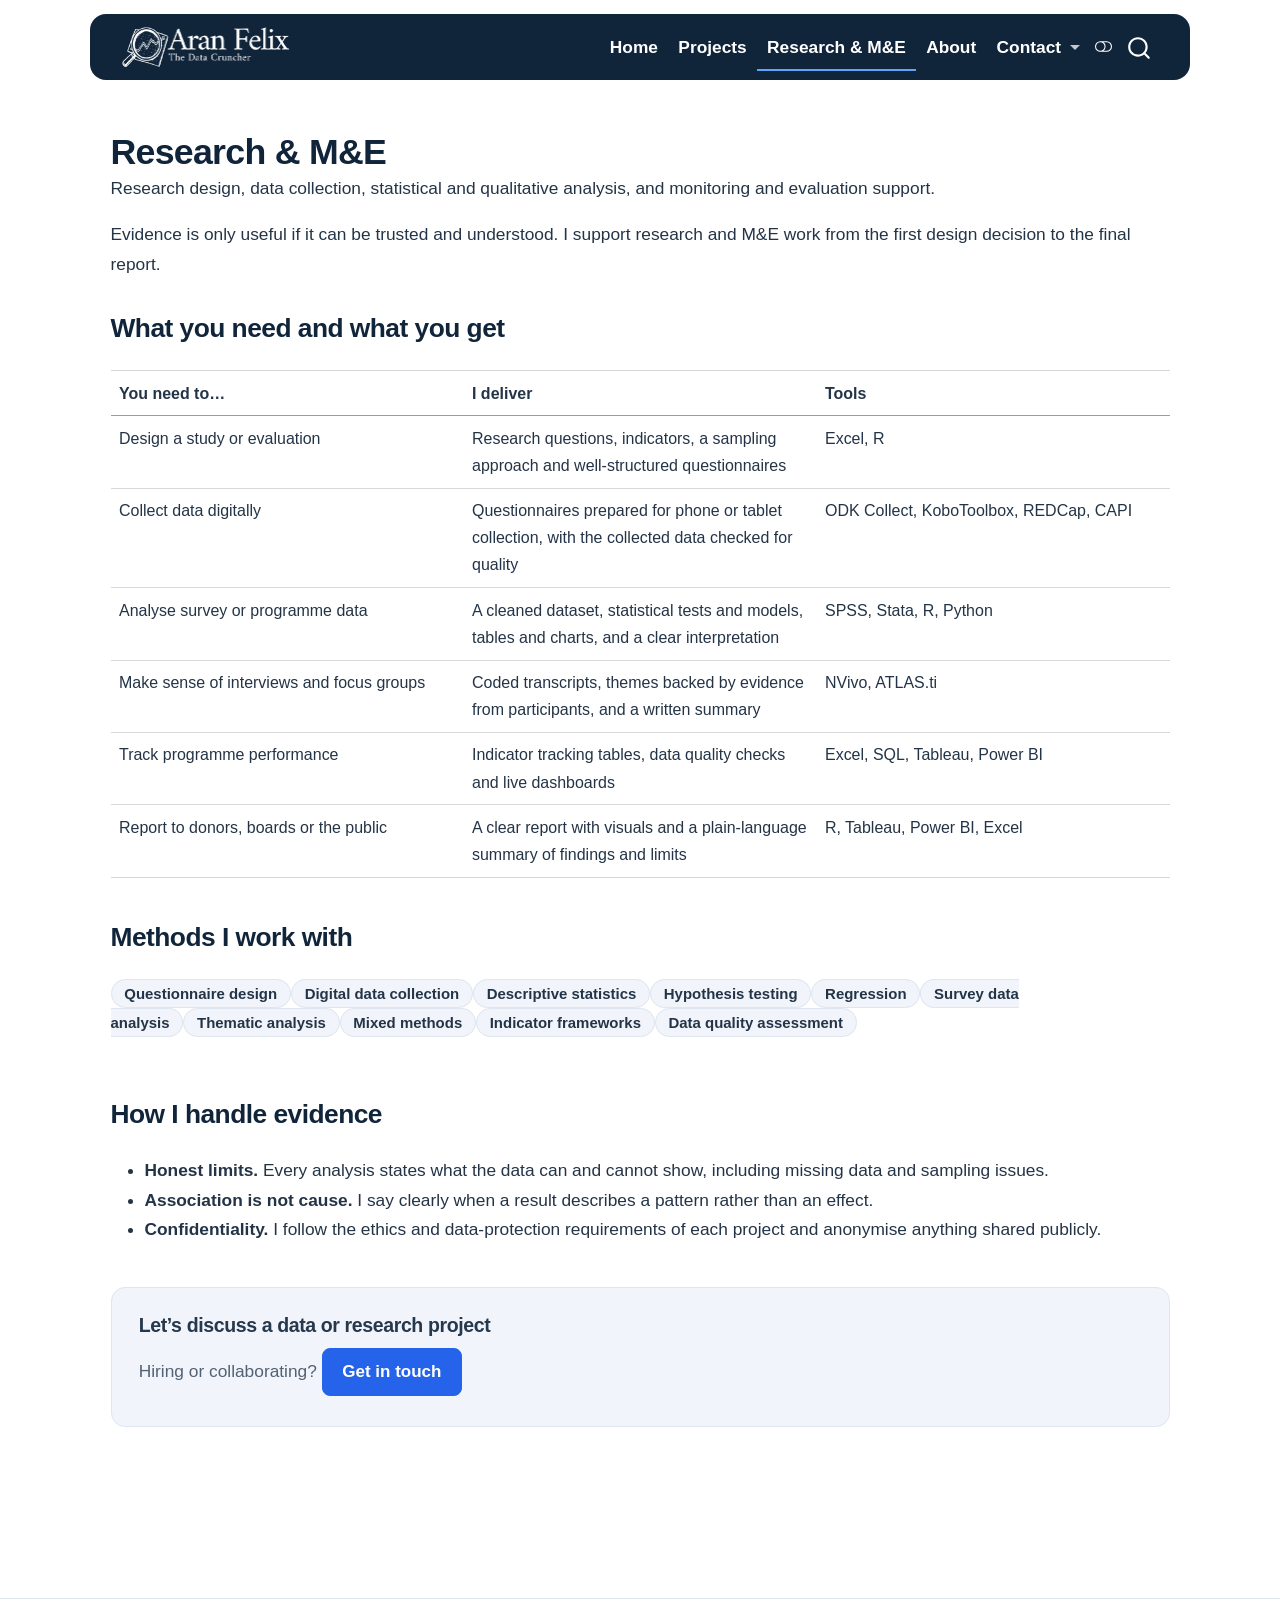
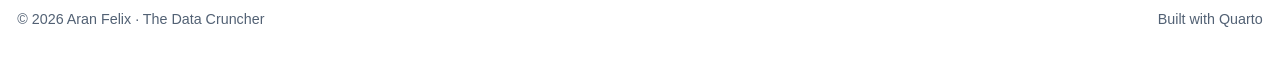
<file: docs/research-m-e.html>
<!DOCTYPE html>
<html xmlns="http://www.w3.org/1999/xhtml" lang="en-GB" xml:lang="en-GB"><head>

<meta charset="utf-8">
<meta name="generator" content="quarto-1.10.19">

<meta name="viewport" content="width=device-width, initial-scale=1.0, user-scalable=yes">

<meta name="description" content="Research design, data collection, statistical and qualitative analysis, and monitoring and evaluation support.">

<title>Research &amp; M&amp;E – Aran Felix</title>
<style>
/* Default styles provided by pandoc.
** See https://pandoc.org/MANUAL.html#variables-for-html for config info.
*/
span.smallcaps{font-variant: small-caps;}
div.columns{display: flex; gap: 1.5em;}
div.column{flex: auto;}
@media screen {
div.columns{gap: min(4vw, 1.5em);}
div.column{overflow-x: auto;}
}
div.hanging-indent{margin-left: 1.5em; text-indent: -1.5em;}
ul.task-list{list-style: none;}
ul.task-list li input[type="checkbox"] {
  width: 0.8em;
  margin: 0 0.8em 0.2em -1em; /* quarto-specific, see https://github.com/quarto-dev/quarto-cli/issues/4556 */ 
  vertical-align: middle;
}
</style>


<script src="site_libs/quarto-nav/quarto-nav.js"></script>
<script src="site_libs/quarto-nav/headroom.min.js"></script>
<script src="site_libs/clipboard/clipboard.min.js"></script>
<script src="site_libs/quarto-search/autocomplete.umd.js"></script>
<script src="site_libs/quarto-search/fuse.min.js"></script>
<script src="site_libs/quarto-search/quarto-search.js"></script>
<meta name="quarto:offset" content="./">
<link href="./images/favicon.svg" rel="icon" type="image/svg+xml">
<script src="site_libs/quarto-html/quarto.js" type="module"></script>
<script src="site_libs/quarto-html/tabsets/tabsets.js" type="module"></script>
<script src="site_libs/quarto-html/popper.min.js"></script>
<script src="site_libs/quarto-html/tippy.umd.min.js"></script>
<link href="site_libs/quarto-html/tippy.css" rel="stylesheet">
<link href="site_libs/quarto-html/quarto-syntax-highlighting-bf27225e3a48a9273f3daa8f8e829971.css" rel="stylesheet" class="quarto-color-scheme" id="quarto-text-highlighting-styles">
<link href="site_libs/quarto-html/quarto-syntax-highlighting-dark-b626d73c4c936ccc3cb08be7d45d1df6.css" rel="stylesheet" class="quarto-color-scheme quarto-color-alternate" id="quarto-text-highlighting-styles">
<link href="site_libs/quarto-html/quarto-syntax-highlighting-bf27225e3a48a9273f3daa8f8e829971.css" rel="stylesheet" class="quarto-color-scheme-extra" id="quarto-text-highlighting-styles">
<script src="site_libs/bootstrap/bootstrap.min.js"></script>
<link href="site_libs/bootstrap/bootstrap-icons.css" rel="stylesheet">
<link href="site_libs/bootstrap/bootstrap-2e0addd86a0554f30a0ee7917919a5fd.min.css" rel="stylesheet" append-hash="true" class="quarto-color-scheme" id="quarto-bootstrap" data-mode="light">
<link href="site_libs/bootstrap/bootstrap-dark-408354a653e7c238ce25e4c523e7c413.min.css" rel="stylesheet" append-hash="true" class="quarto-color-scheme quarto-color-alternate" id="quarto-bootstrap" data-mode="dark">
<link href="site_libs/bootstrap/bootstrap-2e0addd86a0554f30a0ee7917919a5fd.min.css" rel="stylesheet" append-hash="true" class="quarto-color-scheme-extra" id="quarto-bootstrap" data-mode="light">
<script id="quarto-search-options" type="application/json">{
  "location": "navbar",
  "copy-button": false,
  "collapse-after": 3,
  "panel-placement": "end",
  "type": "overlay",
  "limit": 50,
  "keyboard-shortcut": [
    "f",
    "/",
    "s"
  ],
  "show-item-context": false,
  "language": {
    "search-no-results-text": "No results",
    "search-matching-documents-text": "matching documents",
    "search-copy-link-title": "Copy link to search",
    "search-hide-matches-text": "Hide additional matches",
    "search-more-match-text": "more match in this document",
    "search-more-matches-text": "more matches in this document",
    "search-clear-button-title": "Clear",
    "search-text-placeholder": "",
    "search-detached-cancel-button-title": "Cancel",
    "search-submit-button-title": "Submit",
    "search-label": "Search"
  }
}</script>
<style>html{ scroll-behavior: smooth; }</style>


<link rel="stylesheet" href="styles.css">
<link rel="stylesheet" href="tools.css">
<meta property="og:title" content="Research &amp; M&amp;E – Aran Felix">
<meta property="og:description" content="Research design, data collection, statistical and qualitative analysis, and monitoring and evaluation support.">
<meta property="og:site_name" content="Aran Felix">
<meta name="twitter:title" content="Research &amp; M&amp;E – Aran Felix">
<meta name="twitter:description" content="Research design, data collection, statistical and qualitative analysis, and monitoring and evaluation support.">
<meta name="twitter:card" content="summary">
</head>

<body class="nav-fixed fullcontent quarto-light"><script id="quarto-html-before-body" type="application/javascript">
    const toggleBodyColorMode = (bsSheetEl) => {
      const mode = bsSheetEl.getAttribute("data-mode");
      const bodyEl = window.document.querySelector("body");
      if (mode === "dark") {
        bodyEl.classList.add("quarto-dark");
        bodyEl.classList.remove("quarto-light");
      } else {
        bodyEl.classList.add("quarto-light");
        bodyEl.classList.remove("quarto-dark");
      }
    }
    const toggleBodyColorPrimary = () => {
      const bsSheetEl = window.document.querySelector("link#quarto-bootstrap:not([rel=disabled-stylesheet])");
      if (bsSheetEl) {
        toggleBodyColorMode(bsSheetEl);
      }
    }
    const setColorSchemeToggle = (alternate) => {
      const toggles = window.document.querySelectorAll('.quarto-color-scheme-toggle');
      for (let i=0; i < toggles.length; i++) {
        const toggle = toggles[i];
        if (toggle) {
          if (alternate) {
            toggle.classList.add("alternate");
          } else {
            toggle.classList.remove("alternate");
          }
        }
      }
    };
    const toggleColorMode = (alternate) => {
      // Switch the stylesheets
      const primaryStylesheets = window.document.querySelectorAll('link.quarto-color-scheme:not(.quarto-color-alternate)');
      const alternateStylesheets = window.document.querySelectorAll('link.quarto-color-scheme.quarto-color-alternate');
      manageTransitions('#quarto-margin-sidebar .nav-link', false);
      if (alternate) {
        // note: dark is layered on light, we don't disable primary!
        enableStylesheet(alternateStylesheets);
        for (const sheetNode of alternateStylesheets) {
          if (sheetNode.id === "quarto-bootstrap") {
            toggleBodyColorMode(sheetNode);
          }
        }
      } else {
        disableStylesheet(alternateStylesheets);
        enableStylesheet(primaryStylesheets)
        toggleBodyColorPrimary();
      }
      manageTransitions('#quarto-margin-sidebar .nav-link', true);
      // Switch the toggles
      setColorSchemeToggle(alternate)
      // Hack to workaround the fact that safari doesn't
      // properly recolor the scrollbar when toggling (#1455)
      if (navigator.userAgent.indexOf('Safari') > 0 && navigator.userAgent.indexOf('Chrome') == -1) {
        manageTransitions("body", false);
        window.scrollTo(0, 1);
        setTimeout(() => {
          window.scrollTo(0, 0);
          manageTransitions("body", true);
        }, 40);
      }
    }
    const disableStylesheet = (stylesheets) => {
      for (let i=0; i < stylesheets.length; i++) {
        const stylesheet = stylesheets[i];
        stylesheet.rel = 'disabled-stylesheet';
      }
    }
    const enableStylesheet = (stylesheets) => {
      for (let i=0; i < stylesheets.length; i++) {
        const stylesheet = stylesheets[i];
        if(stylesheet.rel !== 'stylesheet') { // for Chrome, which will still FOUC without this check
          stylesheet.rel = 'stylesheet';
        }
      }
    }
    const manageTransitions = (selector, allowTransitions) => {
      const els = window.document.querySelectorAll(selector);
      for (let i=0; i < els.length; i++) {
        const el = els[i];
        if (allowTransitions) {
          el.classList.remove('notransition');
        } else {
          el.classList.add('notransition');
        }
      }
    }
    const isFileUrl = () => {
      return window.location.protocol === 'file:';
    }
    const hasAlternateSentinel = () => {
      let styleSentinel = getColorSchemeSentinel();
      if (styleSentinel !== null) {
        return styleSentinel === "alternate";
      } else {
        return false;
      }
    }
    const setStyleSentinel = (alternate) => {
      const value = alternate ? "alternate" : "default";
      if (!isFileUrl()) {
        window.localStorage.setItem("quarto-color-scheme", value);
      } else {
        localAlternateSentinel = value;
      }
    }
    const getColorSchemeSentinel = () => {
      if (!isFileUrl()) {
        const storageValue = window.localStorage.getItem("quarto-color-scheme");
        return storageValue != null ? storageValue : localAlternateSentinel;
      } else {
        return localAlternateSentinel;
      }
    }
    const toggleGiscusIfUsed = (isAlternate, darkModeDefault) => {
      const baseTheme = document.querySelector('#giscus-base-theme')?.value ?? 'light';
      const alternateTheme = document.querySelector('#giscus-alt-theme')?.value ?? 'dark';
      let newTheme = '';
      if(authorPrefersDark) {
        newTheme = isAlternate ? baseTheme : alternateTheme;
      } else {
        newTheme = isAlternate ? alternateTheme : baseTheme;
      }
      const changeGiscusTheme = () => {
        // From: https://github.com/giscus/giscus/issues/336
        const sendMessage = (message) => {
          const iframe = document.querySelector('iframe.giscus-frame');
          if (!iframe) return;
          iframe.contentWindow.postMessage({ giscus: message }, 'https://giscus.app');
        }
        sendMessage({
          setConfig: {
            theme: newTheme
          }
        });
      }
      const isGiscussLoaded = window.document.querySelector('iframe.giscus-frame') !== null;
      if (isGiscussLoaded) {
        changeGiscusTheme();
      }
    };
    const authorPrefersDark = false;
    const queryPrefersDark = window.matchMedia('(prefers-color-scheme: dark)');
    const darkModeDefault = queryPrefersDark.matches;
      document.querySelector('link#quarto-text-highlighting-styles.quarto-color-scheme-extra').rel = 'disabled-stylesheet';
      document.querySelector('link#quarto-bootstrap.quarto-color-scheme-extra').rel = 'disabled-stylesheet';
    let localAlternateSentinel = darkModeDefault ? 'alternate' : 'default';
    // Dark / light mode switch
    window.quartoToggleColorScheme = () => {
      // Read the current dark / light value
      let toAlternate = !hasAlternateSentinel();
      toggleColorMode(toAlternate);
      setStyleSentinel(toAlternate);
      toggleGiscusIfUsed(toAlternate, darkModeDefault);
      window.dispatchEvent(new Event('resize'));
    };
    queryPrefersDark.addEventListener("change", e => {
      if(window.localStorage.getItem("quarto-color-scheme") !== null)
        return;
      const alternate = e.matches
      toggleColorMode(alternate);
      localAlternateSentinel = e.matches ? 'alternate' : 'default'; // this is used alongside local storage!
      toggleGiscusIfUsed(alternate, darkModeDefault);
    });
    // Switch to dark mode if need be
    if (hasAlternateSentinel()) {
      toggleColorMode(true);
    } else {
      toggleColorMode(false);
    }
  </script>

<div id="quarto-search-results"></div>
  <header id="quarto-header" class="headroom fixed-top">
    <nav class="navbar navbar-expand-lg " data-bs-theme="dark">
      <div class="navbar-container container-fluid">
      <div class="navbar-brand-container mx-auto">
    <a href="./index.html" class="navbar-brand navbar-brand-logo">
    <img src="./images/logo.png" alt="Aran Felix, The Data Cruncher" class="navbar-logo light-content">
    <img src="./images/logo.png" alt="Aran Felix, The Data Cruncher" class="navbar-logo dark-content">
    </a>
  </div>
            <div id="quarto-search" class="" title="Search"></div>
          <button class="navbar-toggler" type="button" data-bs-toggle="collapse" data-bs-target="#navbarCollapse" aria-controls="navbarCollapse" role="menu" aria-expanded="false" aria-label="Toggle navigation" onclick="if (window.quartoToggleHeadroom) { window.quartoToggleHeadroom(); }">
  <span class="navbar-toggler-icon"></span>
</button>
          <div class="collapse navbar-collapse" id="navbarCollapse">
            <ul class="navbar-nav navbar-nav-scroll ms-auto">
  <li class="nav-item">
    <a class="nav-link" href="./index.html"> 
<span class="menu-text">Home</span></a>
  </li>  
  <li class="nav-item">
    <a class="nav-link" href="./projects.html"> 
<span class="menu-text">Projects</span></a>
  </li>  
  <li class="nav-item">
    <a class="nav-link active" href="./research-m-e.html" aria-current="page"> 
<span class="menu-text">Research &amp; M&amp;E</span></a>
  </li>  
  <li class="nav-item">
    <a class="nav-link" href="./about.html"> 
<span class="menu-text">About</span></a>
  </li>  
  <li class="nav-item dropdown ">
    <a class="nav-link dropdown-toggle" href="#" id="nav-menu-contact" role="link" data-bs-toggle="dropdown" aria-expanded="false">
 <span class="menu-text">Contact</span>
    </a>
    <ul class="dropdown-menu dropdown-menu-end" aria-labelledby="nav-menu-contact">    
        <li>
    <a class="dropdown-item" href="https://wa.me/254111991749"><i class="bi bi-whatsapp" role="img">
</i> 
 <span class="dropdown-text">WhatsApp</span></a>
  </li>  
        <li>
    <a class="dropdown-item" href="https://www.linkedin.com/in/aranfelix/"><i class="bi bi-linkedin" role="img">
</i> 
 <span class="dropdown-text">LinkedIn</span></a>
  </li>  
        <li>
    <a class="dropdown-item" href="mailto:aranfelix2013@gmail.com"><i class="bi bi-envelope" role="img">
</i> 
 <span class="dropdown-text">Email</span></a>
  </li>  
        <li>
    <a class="dropdown-item" href="https://github.com/aranfelix"><i class="bi bi-github" role="img">
</i> 
 <span class="dropdown-text">GitHub</span></a>
  </li>  
    </ul>
  </li>
</ul>
          </div> <!-- /navcollapse -->
            <div class="quarto-navbar-tools">
  <a href="" class="quarto-color-scheme-toggle quarto-navigation-tool  px-1" onclick="window.quartoToggleColorScheme(); return false;" title="Toggle dark mode"><i class="bi"></i></a>
</div>
      </div> <!-- /container-fluid -->
    </nav>
</header>
<!-- content -->
<div id="quarto-content" class="quarto-container page-columns page-rows-contents page-layout-article page-navbar">
<!-- sidebar -->
<!-- margin-sidebar -->
    
<!-- main -->
<main class="content" id="quarto-document-content">


<header id="title-block-header" class="quarto-title-block default">
<div class="quarto-title">
<h1 class="title">Research &amp; M&amp;E</h1>
</div>

<div>
  <div class="description">
    Research design, data collection, statistical and qualitative analysis, and monitoring and evaluation support.
  </div>
</div>


<div class="quarto-title-meta">

    
  
    
  </div>
  


</header>


<p>Evidence is only useful if it can be trusted and understood. I support research and M&amp;E work from the first design decision to the final report.</p>
<section id="what-you-need-and-what-you-get" class="level2">
<h2 data-anchor-id="what-you-need-and-what-you-get">What you need and what you get</h2>
<table class="caption-top table">
<colgroup>
<col style="width: 33%">
<col style="width: 33%">
<col style="width: 33%">
</colgroup>
<thead>
<tr class="header">
<th>You need to…</th>
<th>I deliver</th>
<th>Tools</th>
</tr>
</thead>
<tbody>
<tr class="odd">
<td>Design a study or evaluation</td>
<td>Research questions, indicators, a sampling approach and well-structured questionnaires</td>
<td>Excel, R</td>
</tr>
<tr class="even">
<td>Collect data digitally</td>
<td>Questionnaires prepared for phone or tablet collection, with the collected data checked for quality</td>
<td>ODK Collect, KoboToolbox, REDCap, CAPI</td>
</tr>
<tr class="odd">
<td>Analyse survey or programme data</td>
<td>A cleaned dataset, statistical tests and models, tables and charts, and a clear interpretation</td>
<td>SPSS, Stata, R, Python</td>
</tr>
<tr class="even">
<td>Make sense of interviews and focus groups</td>
<td>Coded transcripts, themes backed by evidence from participants, and a written summary</td>
<td>NVivo, ATLAS.ti</td>
</tr>
<tr class="odd">
<td>Track programme performance</td>
<td>Indicator tracking tables, data quality checks and live dashboards</td>
<td>Excel, SQL, Tableau, Power BI</td>
</tr>
<tr class="even">
<td>Report to donors, boards or the public</td>
<td>A clear report with visuals and a plain-language summary of findings and limits</td>
<td>R, Tableau, Power BI, Excel</td>
</tr>
</tbody>
</table>
</section>
<section id="methods-i-work-with" class="level2">
<h2 data-anchor-id="methods-i-work-with">Methods I work with</h2>
<div class="pills">
<p><span>Questionnaire design</span><span>Digital data collection</span><span>Descriptive statistics</span><span>Hypothesis testing</span><span>Regression</span><span>Survey data analysis</span><span>Thematic analysis</span><span>Mixed methods</span><span>Indicator frameworks</span><span>Data quality assessment</span></p>
</div>
</section>
<section id="how-i-handle-evidence" class="level2">
<h2 data-anchor-id="how-i-handle-evidence">How I handle evidence</h2>
<ul>
<li><strong>Honest limits.</strong> Every analysis states what the data can and cannot show, including missing data and sampling issues.</li>
<li><strong>Association is not cause.</strong> I say clearly when a result describes a pattern rather than an effect.</li>
<li><strong>Confidentiality.</strong> I follow the ethics and data-protection requirements of each project and anonymise anything shared publicly.</li>
</ul>
<section id="lets-discuss-a-data-or-research-project" class="level3 cta-band">
<h3 data-anchor-id="lets-discuss-a-data-or-research-project">Let’s discuss a data or research project</h3>
<p>Hiring or collaborating? <a href="./index.html#contact" class="btn btn-primary">Get in touch</a></p>
</section>


</section>

<a onclick="window.scrollTo(0, 0); return false;" role="button" id="quarto-back-to-top"><i class="bi bi-arrow-up"></i> Back to top</a></main> <!-- /main -->
<script id="quarto-html-after-body" type="application/javascript">
  window.document.addEventListener("DOMContentLoaded", function (event) {
    // Ensure there is a toggle, if there isn't float one in the top right
    if (window.document.querySelector('.quarto-color-scheme-toggle') === null) {
      const a = window.document.createElement('a');
      a.classList.add('top-right');
      a.classList.add('quarto-color-scheme-toggle');
      a.href = "";
      a.onclick = function() { try { window.quartoToggleColorScheme(); } catch {} return false; };
      const i = window.document.createElement("i");
      i.classList.add('bi');
      a.appendChild(i);
      window.document.body.appendChild(a);
    }
    setColorSchemeToggle(hasAlternateSentinel())
    const isCodeAnnotation = (el) => {
      for (const clz of el.classList) {
        if (clz.startsWith('code-annotation-')) {                     
          return true;
        }
      }
      return false;
    }
    const onCopySuccess = function(e) {
      // button target
      const button = e.trigger;
      // don't keep focus
      button.blur();
      // flash "checked"
      button.classList.add('code-copy-button-checked');
      var currentTitle = button.getAttribute("title");
      button.setAttribute("title", "Copied!");
      let tooltip;
      if (window.bootstrap) {
        button.setAttribute("data-bs-toggle", "tooltip");
        button.setAttribute("data-bs-placement", "left");
        button.setAttribute("data-bs-title", "Copied!");
        tooltip = new bootstrap.Tooltip(button, 
          { trigger: "manual", 
            customClass: "code-copy-button-tooltip",
            offset: [0, -8]});
        tooltip.show();    
      }
      setTimeout(function() {
        if (tooltip) {
          tooltip.hide();
          button.removeAttribute("data-bs-title");
          button.removeAttribute("data-bs-toggle");
          button.removeAttribute("data-bs-placement");
        }
        button.setAttribute("title", currentTitle);
        button.classList.remove('code-copy-button-checked');
      }, 1000);
      // clear code selection
      e.clearSelection();
    }
    const getTextToCopy = function(trigger) {
      const outerScaffold = trigger.parentElement.cloneNode(true);
      const codeEl = outerScaffold.querySelector('code');
      for (const childEl of codeEl.children) {
        if (isCodeAnnotation(childEl)) {
          childEl.remove();
        }
      }
      return codeEl.innerText;
    }
    const clipboard = new window.ClipboardJS('.code-copy-button:not([data-in-quarto-modal])', {
      text: getTextToCopy
    });
    clipboard.on('success', onCopySuccess);
    if (window.document.getElementById('quarto-embedded-source-code-modal')) {
      const clipboardModal = new window.ClipboardJS('.code-copy-button[data-in-quarto-modal]', {
        text: getTextToCopy,
        container: window.document.getElementById('quarto-embedded-source-code-modal')
      });
      clipboardModal.on('success', onCopySuccess);
    }
      var localhostRegex = new RegExp(/^(?:http|https):\/\/localhost\:?[0-9]*\//);
      var mailtoRegex = new RegExp(/^mailto:/);
        var filterRegex = new RegExp("https:\/\/aranfelix\.github\.io");
      var isInternal = (href) => {
          return filterRegex.test(href) || localhostRegex.test(href) || mailtoRegex.test(href);
      }
      // Inspect non-navigation links and adorn them if external
     var links = window.document.querySelectorAll('a[href]:not(.nav-link):not(.navbar-brand):not(.toc-action):not(.sidebar-link):not(.sidebar-item-toggle):not(.pagination-link):not(.no-external):not([aria-hidden]):not(.dropdown-item):not(.quarto-navigation-tool):not(.about-link)');
      for (var i=0; i<links.length; i++) {
        const link = links[i];
        if (!isInternal(link.href)) {
          // undo the damage that might have been done by quarto-nav.js in the case of
          // links that we want to consider external
          if (link.dataset.originalHref !== undefined) {
            link.href = link.dataset.originalHref;
          }
            // target, if specified
            link.setAttribute("target", "_blank");
            if (link.getAttribute("rel") === null) {
              link.setAttribute("rel", "noopener");
            }
        }
      }
    function tippyHover(el, contentFn, onTriggerFn, onUntriggerFn) {
      const config = {
        allowHTML: true,
        maxWidth: 500,
        delay: 100,
        arrow: false,
        appendTo: function(el) {
            return el.parentElement;
        },
        interactive: true,
        interactiveBorder: 10,
        theme: 'quarto',
        placement: 'bottom-start',
      };
      if (contentFn) {
        config.content = contentFn;
      }
      if (onTriggerFn) {
        config.onTrigger = onTriggerFn;
      }
      if (onUntriggerFn) {
        config.onUntrigger = onUntriggerFn;
      }
      window.tippy(el, config); 
    }
    const noterefs = window.document.querySelectorAll('a[role="doc-noteref"]');
    for (var i=0; i<noterefs.length; i++) {
      const ref = noterefs[i];
      tippyHover(ref, function() {
        // use id or data attribute instead here
        let href = ref.getAttribute('data-footnote-href') || ref.getAttribute('href');
        try { href = new URL(href).hash; } catch {}
        const id = href.replace(/^#\/?/, "");
        const note = window.document.getElementById(id);
        if (note) {
          return note.innerHTML;
        } else {
          return "";
        }
      });
    }
    const xrefs = window.document.querySelectorAll('a.quarto-xref');
    const processXRef = (id, note) => {
      // Strip column container classes
      const stripColumnClz = (el) => {
        el.classList.remove("page-full", "page-columns");
        if (el.children) {
          for (const child of el.children) {
            stripColumnClz(child);
          }
        }
      }
      stripColumnClz(note)
      if (id === null || id.startsWith('sec-')) {
        // Special case sections, only their first couple elements
        const container = document.createElement("div");
        if (note.children && note.children.length > 2) {
          container.appendChild(note.children[0].cloneNode(true));
          for (let i = 1; i < note.children.length; i++) {
            const child = note.children[i];
            if (child.tagName === "P" && child.innerText === "") {
              continue;
            } else {
              container.appendChild(child.cloneNode(true));
              break;
            }
          }
          if (window.Quarto?.typesetMath) {
            window.Quarto.typesetMath(container);
          }
          return container.innerHTML
        } else {
          if (window.Quarto?.typesetMath) {
            window.Quarto.typesetMath(note);
          }
          return note.innerHTML;
        }
      } else {
        // Remove any anchor links if they are present
        const anchorLink = note.querySelector('a.anchorjs-link');
        if (anchorLink) {
          anchorLink.remove();
        }
        if (window.Quarto?.typesetMath) {
          window.Quarto.typesetMath(note);
        }
        if (note.classList.contains("callout")) {
          return note.outerHTML;
        } else {
          return note.innerHTML;
        }
      }
    }
    for (var i=0; i<xrefs.length; i++) {
      const xref = xrefs[i];
      tippyHover(xref, undefined, function(instance) {
        instance.disable();
        let url = xref.getAttribute('href');
        let hash = undefined; 
        if (url.startsWith('#')) {
          hash = url;
        } else {
          try { hash = new URL(url).hash; } catch {}
        }
        if (hash) {
          const id = hash.replace(/^#\/?/, "");
          const note = window.document.getElementById(id);
          if (note !== null) {
            try {
              const html = processXRef(id, note.cloneNode(true));
              instance.setContent(html);
            } finally {
              instance.enable();
              instance.show();
            }
          } else {
            // See if we can fetch this
            fetch(url.split('#')[0])
            .then(res => res.text())
            .then(html => {
              const parser = new DOMParser();
              const htmlDoc = parser.parseFromString(html, "text/html");
              const note = htmlDoc.getElementById(id);
              if (note !== null) {
                const html = processXRef(id, note);
                instance.setContent(html);
              } 
            }).finally(() => {
              instance.enable();
              instance.show();
            });
          }
        } else {
          // See if we can fetch a full url (with no hash to target)
          // This is a special case and we should probably do some content thinning / targeting
          fetch(url)
          .then(res => res.text())
          .then(html => {
            const parser = new DOMParser();
            const htmlDoc = parser.parseFromString(html, "text/html");
            const note = htmlDoc.querySelector('main.content');
            if (note !== null) {
              // This should only happen for chapter cross references
              // (since there is no id in the URL)
              // remove the first header
              if (note.children.length > 0 && note.children[0].tagName === "HEADER") {
                note.children[0].remove();
              }
              const html = processXRef(null, note);
              instance.setContent(html);
            } 
          }).finally(() => {
            instance.enable();
            instance.show();
          });
        }
      }, function(instance) {
      });
    }
        let selectedAnnoteEl;
        const selectorForAnnotation = ( cell, annotation) => {
          let cellAttr = 'data-code-cell="' + cell + '"';
          let lineAttr = 'data-code-annotation="' +  annotation + '"';
          const selector = 'span[' + cellAttr + '][' + lineAttr + ']';
          return selector;
        }
        const selectCodeLines = (annoteEl) => {
          const doc = window.document;
          const targetCell = annoteEl.getAttribute("data-target-cell");
          const targetAnnotation = annoteEl.getAttribute("data-target-annotation");
          const annoteSpan = window.document.querySelector(selectorForAnnotation(targetCell, targetAnnotation));
          const lines = annoteSpan.getAttribute("data-code-lines").split(",");
          const lineIds = lines.map((line) => {
            return targetCell + "-" + line;
          })
          let top = null;
          let height = null;
          let parent = null;
          if (lineIds.length > 0) {
              //compute the position of the single el (top and bottom and make a div)
              const el = window.document.getElementById(lineIds[0]);
              top = el.offsetTop;
              height = el.offsetHeight;
              parent = el.parentElement.parentElement;
            if (lineIds.length > 1) {
              const lastEl = window.document.getElementById(lineIds[lineIds.length - 1]);
              const bottom = lastEl.offsetTop + lastEl.offsetHeight;
              height = bottom - top;
            }
            if (top !== null && height !== null && parent !== null) {
              // cook up a div (if necessary) and position it 
              let div = window.document.getElementById("code-annotation-line-highlight");
              if (div === null) {
                div = window.document.createElement("div");
                div.setAttribute("id", "code-annotation-line-highlight");
                div.style.position = 'absolute';
                parent.appendChild(div);
              }
              div.style.top = top - 2 + "px";
              div.style.height = height + 4 + "px";
              div.style.left = 0;
              let gutterDiv = window.document.getElementById("code-annotation-line-highlight-gutter");
              if (gutterDiv === null) {
                gutterDiv = window.document.createElement("div");
                gutterDiv.setAttribute("id", "code-annotation-line-highlight-gutter");
                gutterDiv.style.position = 'absolute';
                const codeCell = window.document.getElementById(targetCell);
                const gutter = codeCell.querySelector('.code-annotation-gutter');
                gutter.appendChild(gutterDiv);
              }
              gutterDiv.style.top = top - 2 + "px";
              gutterDiv.style.height = height + 4 + "px";
            }
            selectedAnnoteEl = annoteEl;
          }
        };
        const unselectCodeLines = () => {
          const elementsIds = ["code-annotation-line-highlight", "code-annotation-line-highlight-gutter"];
          elementsIds.forEach((elId) => {
            const div = window.document.getElementById(elId);
            if (div) {
              div.remove();
            }
          });
          selectedAnnoteEl = undefined;
        };
          // Handle positioning of the toggle
      window.addEventListener(
        "resize",
        throttle(() => {
          elRect = undefined;
          if (selectedAnnoteEl) {
            selectCodeLines(selectedAnnoteEl);
          }
        }, 10)
      );
      function throttle(fn, ms) {
      let throttle = false;
      let timer;
        return (...args) => {
          if(!throttle) { // first call gets through
              fn.apply(this, args);
              throttle = true;
          } else { // all the others get throttled
              if(timer) clearTimeout(timer); // cancel #2
              timer = setTimeout(() => {
                fn.apply(this, args);
                timer = throttle = false;
              }, ms);
          }
        };
      }
        // Attach click handler to the DT
        const annoteDls = window.document.querySelectorAll('dt[data-target-cell]');
        for (const annoteDlNode of annoteDls) {
          annoteDlNode.addEventListener('click', (event) => {
            const clickedEl = event.target;
            if (clickedEl !== selectedAnnoteEl) {
              unselectCodeLines();
              const activeEl = window.document.querySelector('dt[data-target-cell].code-annotation-active');
              if (activeEl) {
                activeEl.classList.remove('code-annotation-active');
              }
              selectCodeLines(clickedEl);
              clickedEl.classList.add('code-annotation-active');
            } else {
              // Unselect the line
              unselectCodeLines();
              clickedEl.classList.remove('code-annotation-active');
            }
          });
        }
    const findCites = (el) => {
      const parentEl = el.parentElement;
      if (parentEl) {
        const cites = parentEl.dataset.cites;
        if (cites) {
          return {
            el,
            cites: cites.split(' ')
          };
        } else {
          return findCites(el.parentElement)
        }
      } else {
        return undefined;
      }
    };
    var bibliorefs = window.document.querySelectorAll('a[role="doc-biblioref"]');
    for (var i=0; i<bibliorefs.length; i++) {
      const ref = bibliorefs[i];
      const citeInfo = findCites(ref);
      if (citeInfo) {
        tippyHover(citeInfo.el, function() {
          var popup = window.document.createElement('div');
          citeInfo.cites.forEach(function(cite) {
            var citeDiv = window.document.createElement('div');
            citeDiv.classList.add('hanging-indent');
            citeDiv.classList.add('csl-entry');
            var biblioDiv = window.document.getElementById('ref-' + cite);
            if (biblioDiv) {
              citeDiv.innerHTML = biblioDiv.innerHTML;
            }
            popup.appendChild(citeDiv);
          });
          return popup.innerHTML;
        });
      }
    }
  });
  </script>
</div> <!-- /content -->
<footer class="footer">
  <div class="nav-footer">
    <div class="nav-footer-left">
<p>© 2026 Aran Felix · The Data Cruncher</p>
</div>   
    <div class="nav-footer-center">
      &nbsp;
    </div>
    <div class="nav-footer-right">
<p>Built with Quarto</p>
</div>
  </div>
</footer>




<script src="site_libs/quarto-html/zenscroll-min.js"></script>
</body></html>
</file>
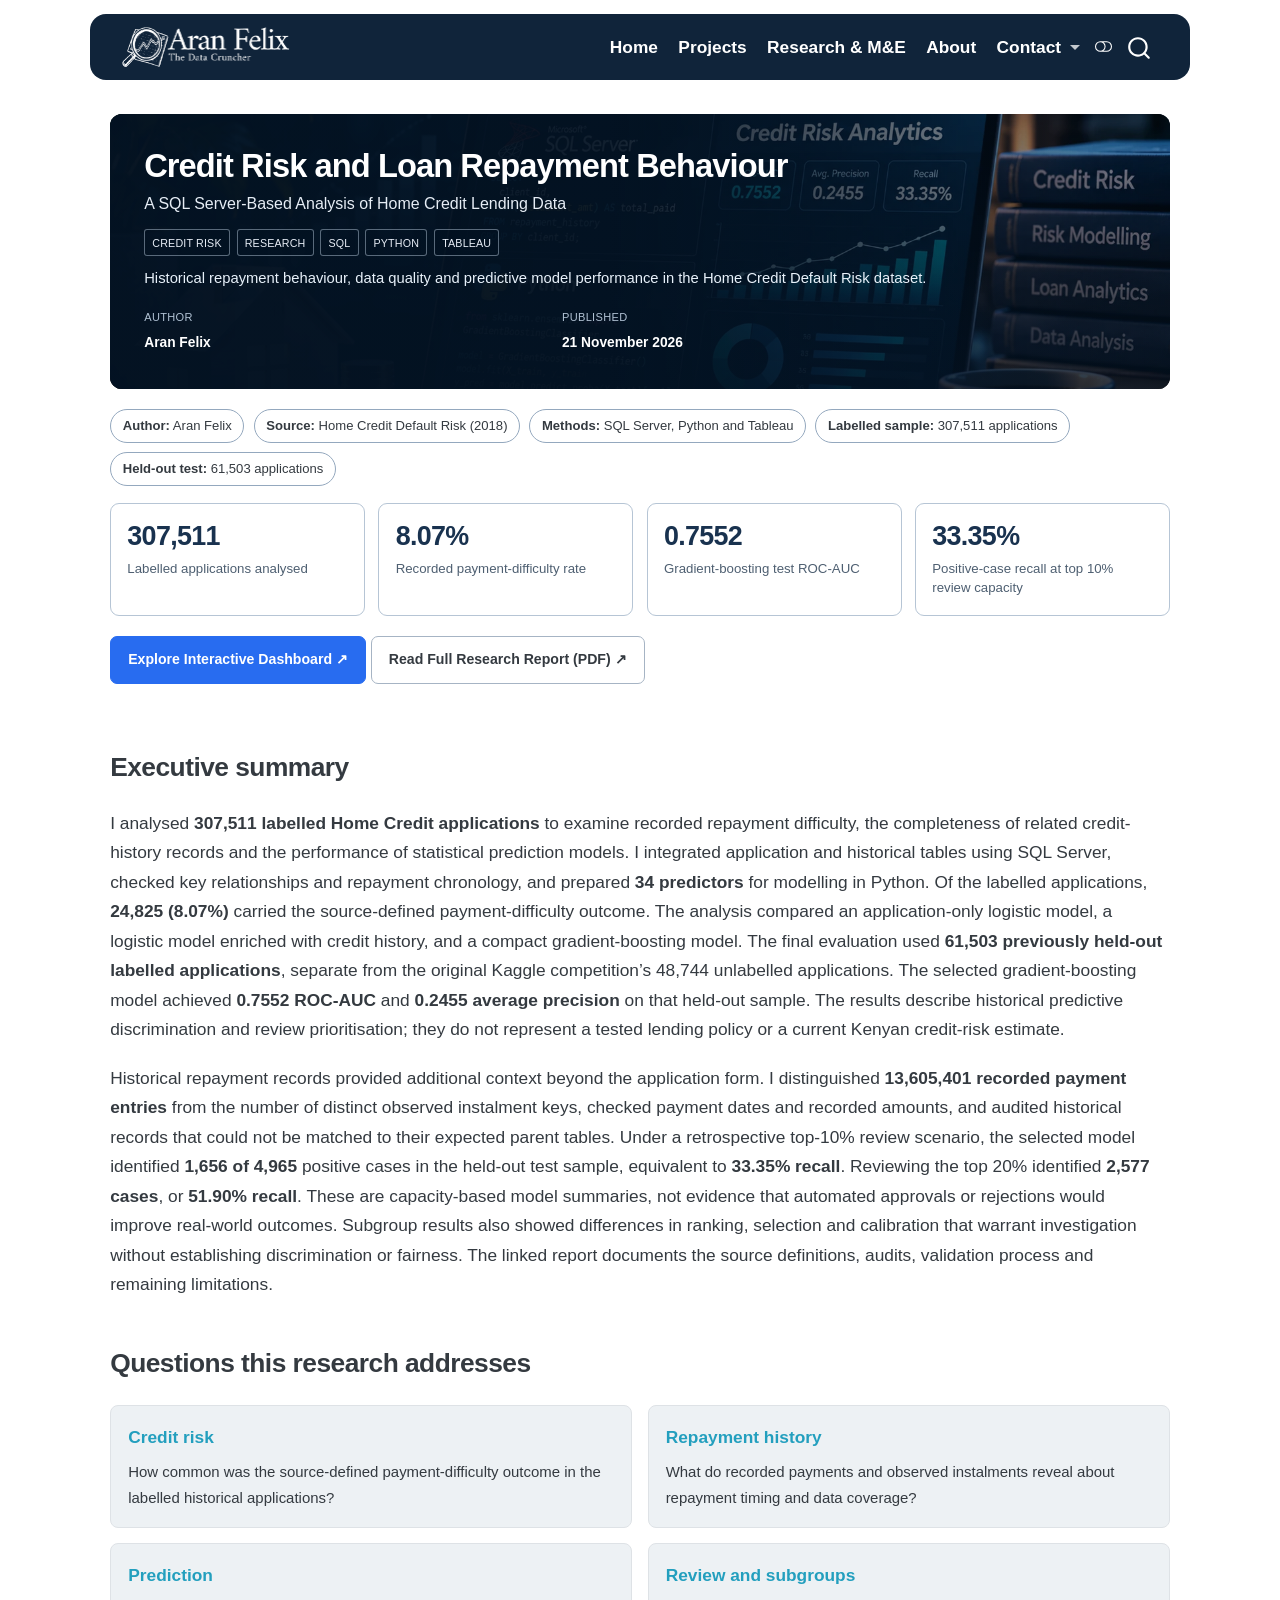
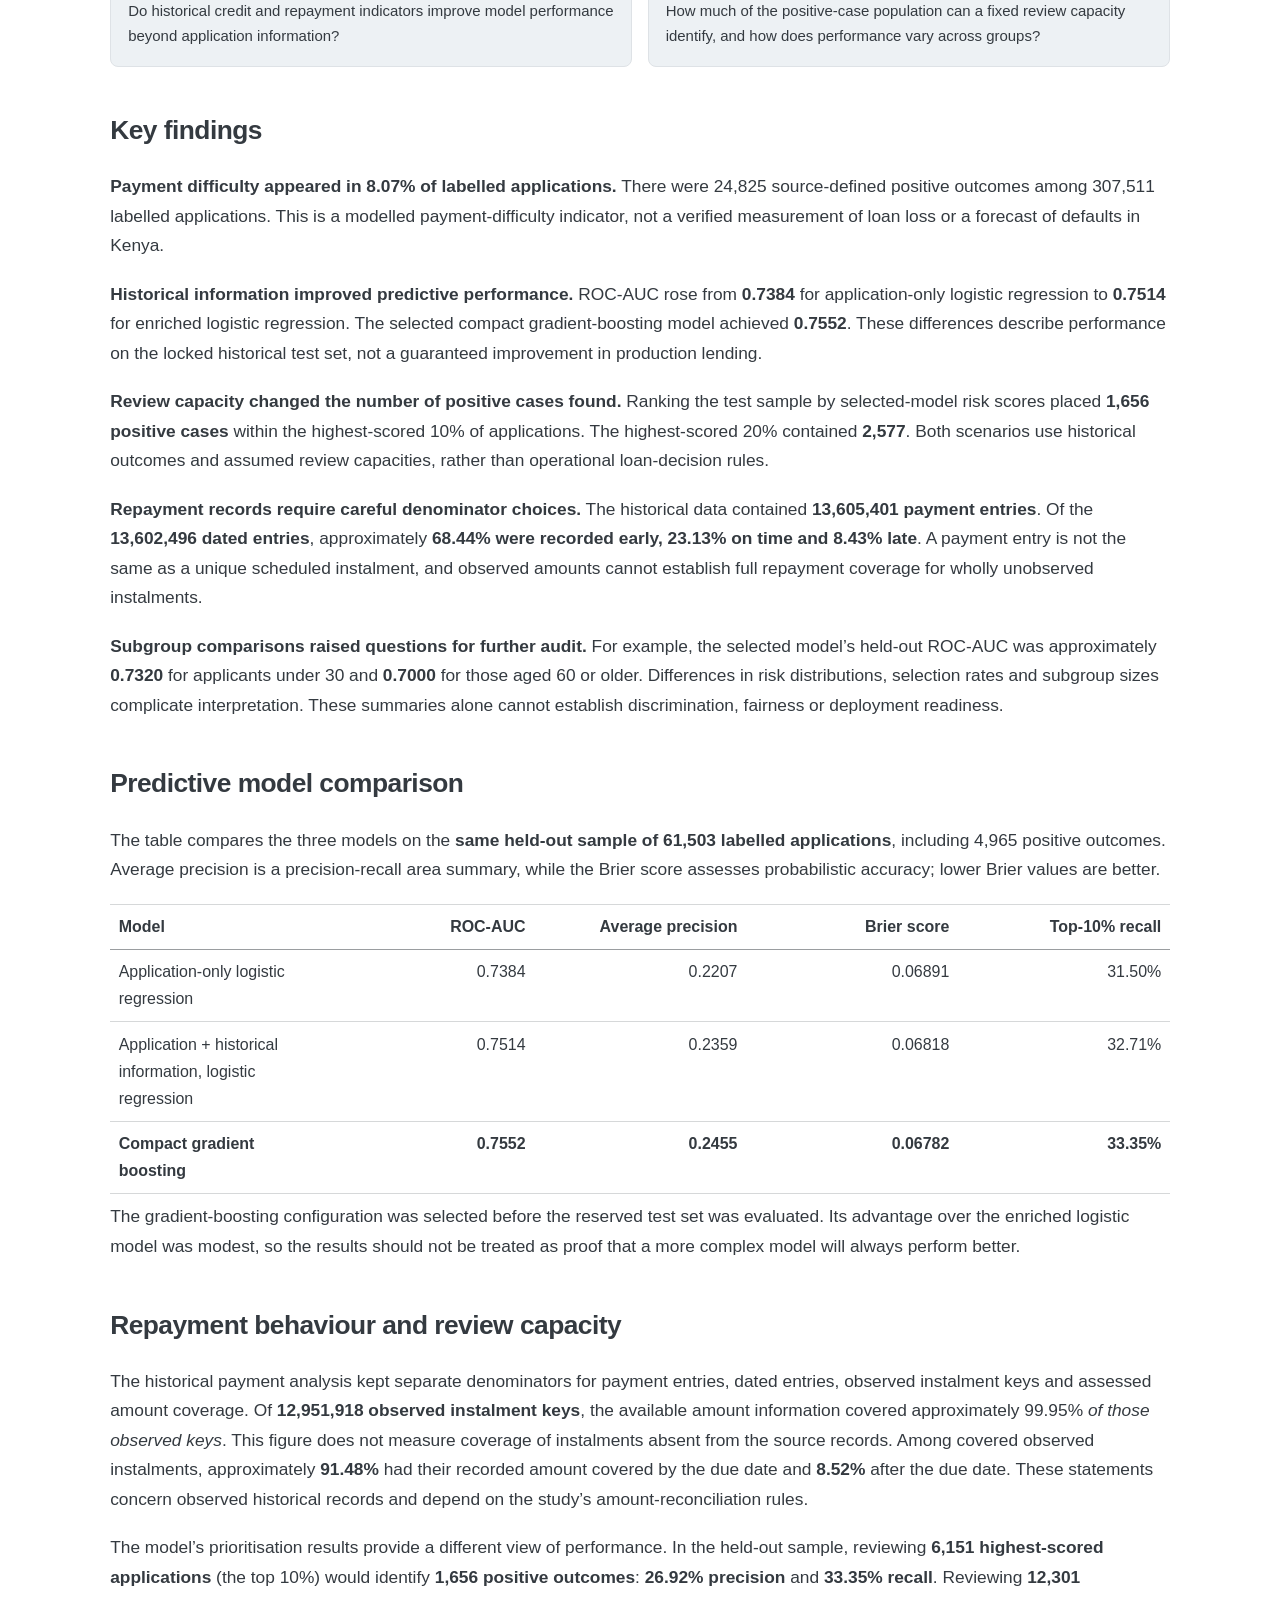
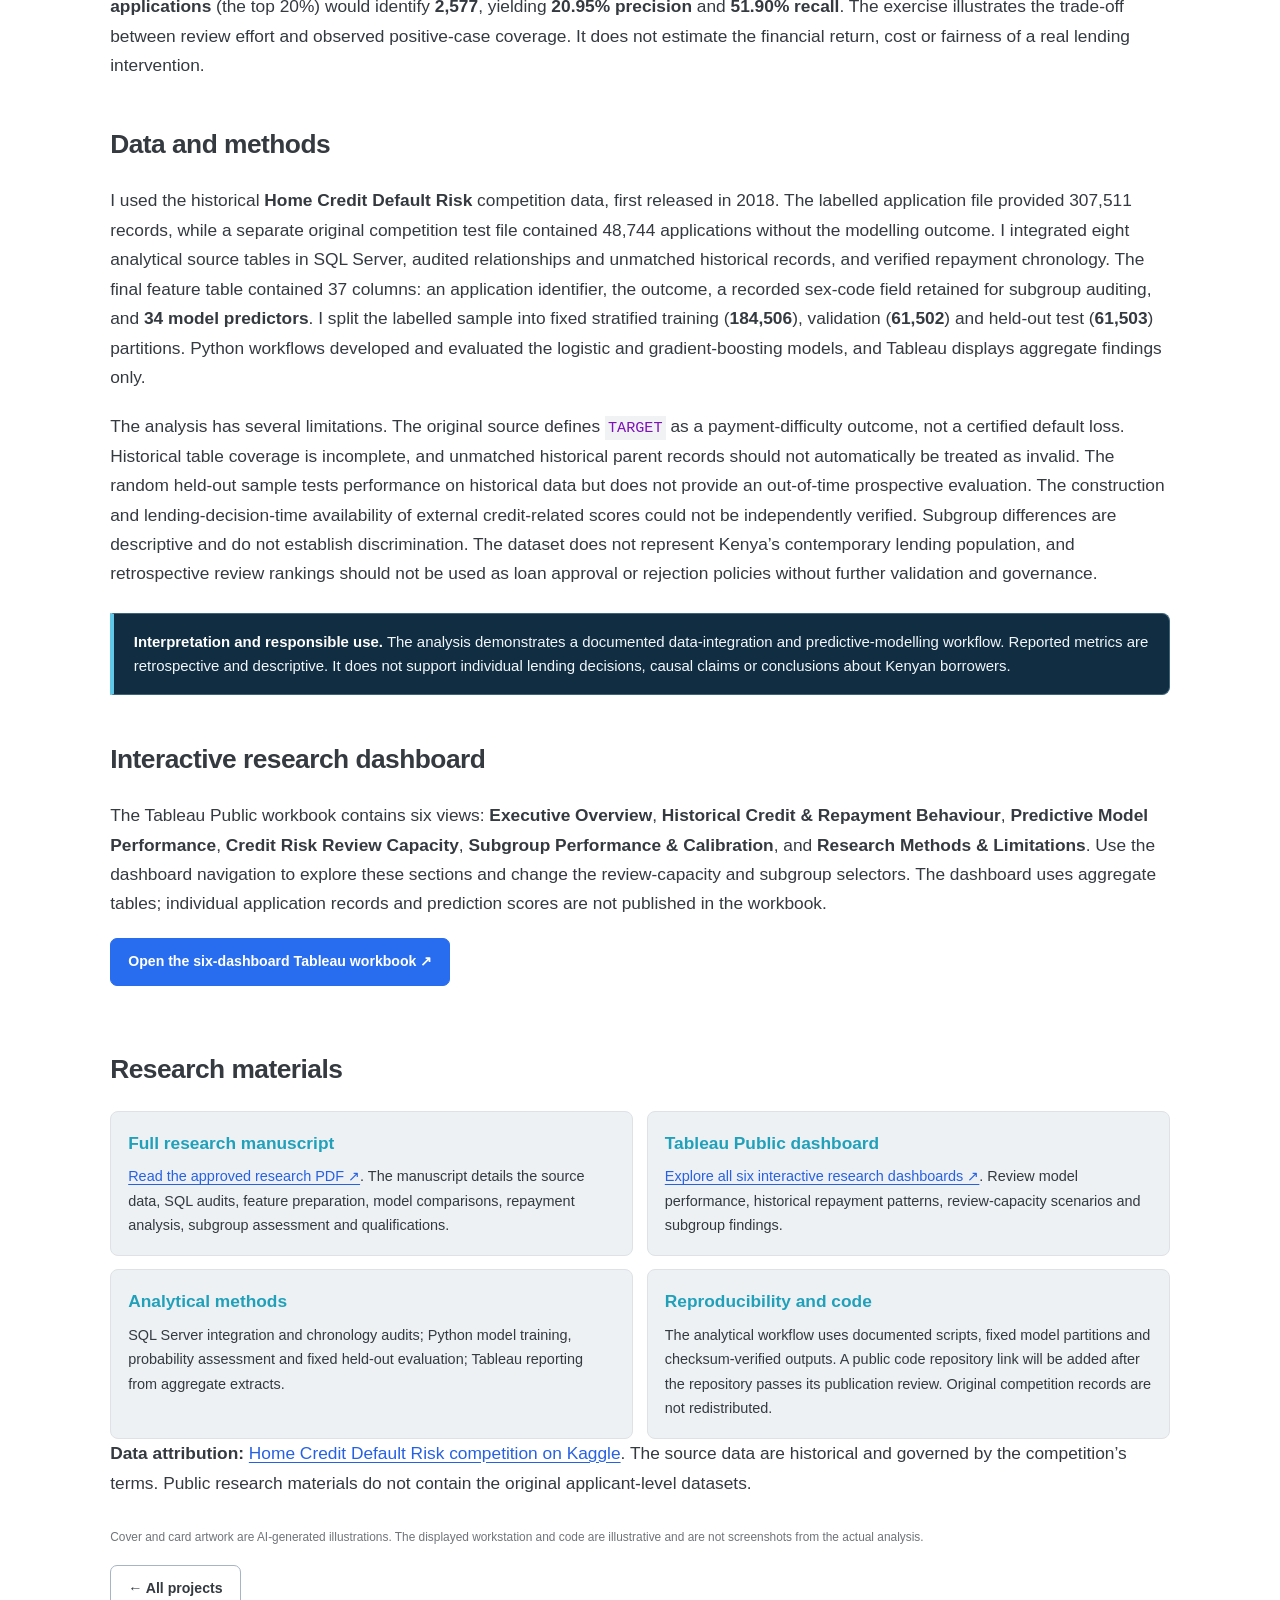
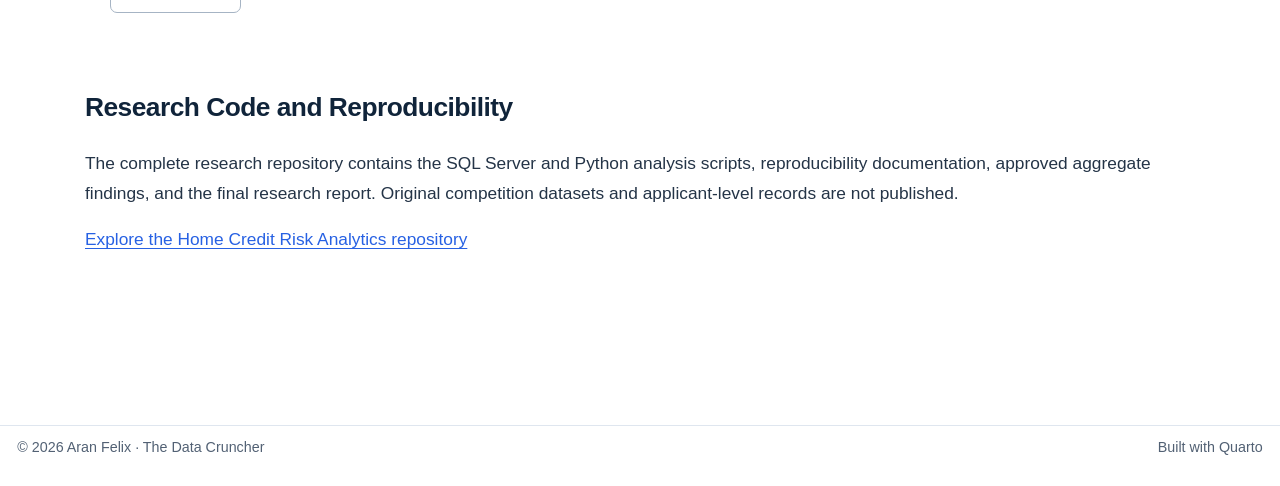
<file: docs/projects/home-credit-risk-analytics.html>
<!DOCTYPE html>
<html xmlns="http://www.w3.org/1999/xhtml" lang="en-GB" xml:lang="en-GB"><head>

<meta charset="utf-8">
<meta name="generator" content="quarto-1.10.19">

<meta name="viewport" content="width=device-width, initial-scale=1.0, user-scalable=yes">

<meta name="dcterms.date" content="2026-11-21">
<meta name="description" content="Historical Home Credit repayment behaviour, SQL Server data integration and Python credit-risk modelling across 307,511 labelled applications.">

<title>Credit Risk and Loan Repayment Behaviour – Aran Felix</title>
<style>
/* Default styles provided by pandoc.
** See https://pandoc.org/MANUAL.html#variables-for-html for config info.
*/
span.smallcaps{font-variant: small-caps;}
div.columns{display: flex; gap: 1.5em;}
div.column{flex: auto;}
@media screen {
div.columns{gap: min(4vw, 1.5em);}
div.column{overflow-x: auto;}
}
div.hanging-indent{margin-left: 1.5em; text-indent: -1.5em;}
ul.task-list{list-style: none;}
ul.task-list li input[type="checkbox"] {
  width: 0.8em;
  margin: 0 0.8em 0.2em -1em; /* quarto-specific, see https://github.com/quarto-dev/quarto-cli/issues/4556 */ 
  vertical-align: middle;
}
</style>


<script src="../site_libs/quarto-nav/quarto-nav.js"></script>
<script src="../site_libs/quarto-nav/headroom.min.js"></script>
<script src="../site_libs/clipboard/clipboard.min.js"></script>
<script src="../site_libs/quarto-search/autocomplete.umd.js"></script>
<script src="../site_libs/quarto-search/fuse.min.js"></script>
<script src="../site_libs/quarto-search/quarto-search.js"></script>
<meta name="quarto:offset" content="../">
<link href="../images/favicon.svg" rel="icon" type="image/svg+xml">
<script src="../site_libs/quarto-html/quarto.js" type="module"></script>
<script src="../site_libs/quarto-html/tabsets/tabsets.js" type="module"></script>
<script src="../site_libs/quarto-html/popper.min.js"></script>
<script src="../site_libs/quarto-html/tippy.umd.min.js"></script>
<script src="../site_libs/quarto-html/anchor.min.js"></script>
<link href="../site_libs/quarto-html/tippy.css" rel="stylesheet">
<link href="../site_libs/quarto-html/quarto-syntax-highlighting-bf27225e3a48a9273f3daa8f8e829971.css" rel="stylesheet" class="quarto-color-scheme" id="quarto-text-highlighting-styles">
<link href="../site_libs/quarto-html/quarto-syntax-highlighting-dark-b626d73c4c936ccc3cb08be7d45d1df6.css" rel="stylesheet" class="quarto-color-scheme quarto-color-alternate" id="quarto-text-highlighting-styles">
<link href="../site_libs/quarto-html/quarto-syntax-highlighting-bf27225e3a48a9273f3daa8f8e829971.css" rel="stylesheet" class="quarto-color-scheme-extra" id="quarto-text-highlighting-styles">
<script src="../site_libs/bootstrap/bootstrap.min.js"></script>
<link href="../site_libs/bootstrap/bootstrap-icons.css" rel="stylesheet">
<link href="../site_libs/bootstrap/bootstrap-f7dad29bb5c4a9332615d2ea3b05bcbb.min.css" rel="stylesheet" append-hash="true" class="quarto-color-scheme" id="quarto-bootstrap" data-mode="light">
<link href="../site_libs/bootstrap/bootstrap-dark-eb20e13e6fa24a7c795f0fe739d7ff54.min.css" rel="stylesheet" append-hash="true" class="quarto-color-scheme quarto-color-alternate" id="quarto-bootstrap" data-mode="dark">
<link href="../site_libs/bootstrap/bootstrap-f7dad29bb5c4a9332615d2ea3b05bcbb.min.css" rel="stylesheet" append-hash="true" class="quarto-color-scheme-extra" id="quarto-bootstrap" data-mode="light">
<script id="quarto-search-options" type="application/json">{
  "location": "navbar",
  "copy-button": false,
  "collapse-after": 3,
  "panel-placement": "end",
  "type": "overlay",
  "limit": 50,
  "keyboard-shortcut": [
    "f",
    "/",
    "s"
  ],
  "show-item-context": false,
  "language": {
    "search-no-results-text": "No results",
    "search-matching-documents-text": "matching documents",
    "search-copy-link-title": "Copy link to search",
    "search-hide-matches-text": "Hide additional matches",
    "search-more-match-text": "more match in this document",
    "search-more-matches-text": "more matches in this document",
    "search-clear-button-title": "Clear",
    "search-text-placeholder": "",
    "search-detached-cancel-button-title": "Cancel",
    "search-submit-button-title": "Submit",
    "search-label": "Search"
  }
}</script>
<style>html{ scroll-behavior: smooth; }</style>


<link rel="stylesheet" href="../styles.css">
<link rel="stylesheet" href="../tools.css">
<link rel="stylesheet" href="../finaccess-case-study.css">
<meta property="og:title" content="Credit Risk and Loan Repayment Behaviour – Aran Felix">
<meta property="og:description" content="Historical Home Credit repayment behaviour, SQL Server data integration and Python credit-risk modelling across 307,511 labelled applications.">
<meta property="og:image" content="https://aranfelix.github.io/images/home-credit-risk/home-credit-risk-card.webp">
<meta property="og:site_name" content="Aran Felix">
<meta property="og:image:alt" content="AI-generated financial analytics workspace with SQL Server and Python code displayed beside credit-risk charts on a laptop">
<meta name="twitter:title" content="Credit Risk and Loan Repayment Behaviour – Aran Felix">
<meta name="twitter:description" content="Historical Home Credit repayment behaviour, SQL Server data integration and Python credit-risk modelling across 307,511 labelled applications.">
<meta name="twitter:image" content="https://aranfelix.github.io/images/home-credit-risk/home-credit-risk-card.webp">
<meta name="twitter:image:alt" content="AI-generated financial analytics workspace with SQL Server and Python code displayed beside credit-risk charts on a laptop">
<meta name="twitter:card" content="summary_large_image">
</head>

<body class="nav-fixed quarto-light"><script id="quarto-html-before-body" type="application/javascript">
    const toggleBodyColorMode = (bsSheetEl) => {
      const mode = bsSheetEl.getAttribute("data-mode");
      const bodyEl = window.document.querySelector("body");
      if (mode === "dark") {
        bodyEl.classList.add("quarto-dark");
        bodyEl.classList.remove("quarto-light");
      } else {
        bodyEl.classList.add("quarto-light");
        bodyEl.classList.remove("quarto-dark");
      }
    }
    const toggleBodyColorPrimary = () => {
      const bsSheetEl = window.document.querySelector("link#quarto-bootstrap:not([rel=disabled-stylesheet])");
      if (bsSheetEl) {
        toggleBodyColorMode(bsSheetEl);
      }
    }
    const setColorSchemeToggle = (alternate) => {
      const toggles = window.document.querySelectorAll('.quarto-color-scheme-toggle');
      for (let i=0; i < toggles.length; i++) {
        const toggle = toggles[i];
        if (toggle) {
          if (alternate) {
            toggle.classList.add("alternate");
          } else {
            toggle.classList.remove("alternate");
          }
        }
      }
    };
    const toggleColorMode = (alternate) => {
      // Switch the stylesheets
      const primaryStylesheets = window.document.querySelectorAll('link.quarto-color-scheme:not(.quarto-color-alternate)');
      const alternateStylesheets = window.document.querySelectorAll('link.quarto-color-scheme.quarto-color-alternate');
      manageTransitions('#quarto-margin-sidebar .nav-link', false);
      if (alternate) {
        // note: dark is layered on light, we don't disable primary!
        enableStylesheet(alternateStylesheets);
        for (const sheetNode of alternateStylesheets) {
          if (sheetNode.id === "quarto-bootstrap") {
            toggleBodyColorMode(sheetNode);
          }
        }
      } else {
        disableStylesheet(alternateStylesheets);
        enableStylesheet(primaryStylesheets)
        toggleBodyColorPrimary();
      }
      manageTransitions('#quarto-margin-sidebar .nav-link', true);
      // Switch the toggles
      setColorSchemeToggle(alternate)
      // Hack to workaround the fact that safari doesn't
      // properly recolor the scrollbar when toggling (#1455)
      if (navigator.userAgent.indexOf('Safari') > 0 && navigator.userAgent.indexOf('Chrome') == -1) {
        manageTransitions("body", false);
        window.scrollTo(0, 1);
        setTimeout(() => {
          window.scrollTo(0, 0);
          manageTransitions("body", true);
        }, 40);
      }
    }
    const disableStylesheet = (stylesheets) => {
      for (let i=0; i < stylesheets.length; i++) {
        const stylesheet = stylesheets[i];
        stylesheet.rel = 'disabled-stylesheet';
      }
    }
    const enableStylesheet = (stylesheets) => {
      for (let i=0; i < stylesheets.length; i++) {
        const stylesheet = stylesheets[i];
        if(stylesheet.rel !== 'stylesheet') { // for Chrome, which will still FOUC without this check
          stylesheet.rel = 'stylesheet';
        }
      }
    }
    const manageTransitions = (selector, allowTransitions) => {
      const els = window.document.querySelectorAll(selector);
      for (let i=0; i < els.length; i++) {
        const el = els[i];
        if (allowTransitions) {
          el.classList.remove('notransition');
        } else {
          el.classList.add('notransition');
        }
      }
    }
    const isFileUrl = () => {
      return window.location.protocol === 'file:';
    }
    const hasAlternateSentinel = () => {
      let styleSentinel = getColorSchemeSentinel();
      if (styleSentinel !== null) {
        return styleSentinel === "alternate";
      } else {
        return false;
      }
    }
    const setStyleSentinel = (alternate) => {
      const value = alternate ? "alternate" : "default";
      if (!isFileUrl()) {
        window.localStorage.setItem("quarto-color-scheme", value);
      } else {
        localAlternateSentinel = value;
      }
    }
    const getColorSchemeSentinel = () => {
      if (!isFileUrl()) {
        const storageValue = window.localStorage.getItem("quarto-color-scheme");
        return storageValue != null ? storageValue : localAlternateSentinel;
      } else {
        return localAlternateSentinel;
      }
    }
    const toggleGiscusIfUsed = (isAlternate, darkModeDefault) => {
      const baseTheme = document.querySelector('#giscus-base-theme')?.value ?? 'light';
      const alternateTheme = document.querySelector('#giscus-alt-theme')?.value ?? 'dark';
      let newTheme = '';
      if(authorPrefersDark) {
        newTheme = isAlternate ? baseTheme : alternateTheme;
      } else {
        newTheme = isAlternate ? alternateTheme : baseTheme;
      }
      const changeGiscusTheme = () => {
        // From: https://github.com/giscus/giscus/issues/336
        const sendMessage = (message) => {
          const iframe = document.querySelector('iframe.giscus-frame');
          if (!iframe) return;
          iframe.contentWindow.postMessage({ giscus: message }, 'https://giscus.app');
        }
        sendMessage({
          setConfig: {
            theme: newTheme
          }
        });
      }
      const isGiscussLoaded = window.document.querySelector('iframe.giscus-frame') !== null;
      if (isGiscussLoaded) {
        changeGiscusTheme();
      }
    };
    const authorPrefersDark = false;
    const queryPrefersDark = window.matchMedia('(prefers-color-scheme: dark)');
    const darkModeDefault = queryPrefersDark.matches;
      document.querySelector('link#quarto-text-highlighting-styles.quarto-color-scheme-extra').rel = 'disabled-stylesheet';
      document.querySelector('link#quarto-bootstrap.quarto-color-scheme-extra').rel = 'disabled-stylesheet';
    let localAlternateSentinel = darkModeDefault ? 'alternate' : 'default';
    // Dark / light mode switch
    window.quartoToggleColorScheme = () => {
      // Read the current dark / light value
      let toAlternate = !hasAlternateSentinel();
      toggleColorMode(toAlternate);
      setStyleSentinel(toAlternate);
      toggleGiscusIfUsed(toAlternate, darkModeDefault);
      window.dispatchEvent(new Event('resize'));
    };
    queryPrefersDark.addEventListener("change", e => {
      if(window.localStorage.getItem("quarto-color-scheme") !== null)
        return;
      const alternate = e.matches
      toggleColorMode(alternate);
      localAlternateSentinel = e.matches ? 'alternate' : 'default'; // this is used alongside local storage!
      toggleGiscusIfUsed(alternate, darkModeDefault);
    });
    // Switch to dark mode if need be
    if (hasAlternateSentinel()) {
      toggleColorMode(true);
    } else {
      toggleColorMode(false);
    }
  </script>

<div id="quarto-search-results"></div>
  <header id="quarto-header" class="headroom fixed-top">
    <nav class="navbar navbar-expand-lg " data-bs-theme="dark">
      <div class="navbar-container container-fluid">
      <div class="navbar-brand-container mx-auto">
    <a href="../index.html" class="navbar-brand navbar-brand-logo">
    <img src="../images/logo.png" alt="Aran Felix, The Data Cruncher" class="navbar-logo light-content">
    <img src="../images/logo.png" alt="Aran Felix, The Data Cruncher" class="navbar-logo dark-content">
    </a>
  </div>
            <div id="quarto-search" class="" title="Search"></div>
          <button class="navbar-toggler" type="button" data-bs-toggle="collapse" data-bs-target="#navbarCollapse" aria-controls="navbarCollapse" role="menu" aria-expanded="false" aria-label="Toggle navigation" onclick="if (window.quartoToggleHeadroom) { window.quartoToggleHeadroom(); }">
  <span class="navbar-toggler-icon"></span>
</button>
          <div class="collapse navbar-collapse" id="navbarCollapse">
            <ul class="navbar-nav navbar-nav-scroll ms-auto">
  <li class="nav-item">
    <a class="nav-link" href="../index.html"> 
<span class="menu-text">Home</span></a>
  </li>  
  <li class="nav-item">
    <a class="nav-link" href="../projects.html"> 
<span class="menu-text">Projects</span></a>
  </li>  
  <li class="nav-item">
    <a class="nav-link" href="../research-m-e.html"> 
<span class="menu-text">Research &amp; M&amp;E</span></a>
  </li>  
  <li class="nav-item">
    <a class="nav-link" href="../about.html"> 
<span class="menu-text">About</span></a>
  </li>  
  <li class="nav-item dropdown ">
    <a class="nav-link dropdown-toggle" href="#" id="nav-menu-contact" role="link" data-bs-toggle="dropdown" aria-expanded="false">
 <span class="menu-text">Contact</span>
    </a>
    <ul class="dropdown-menu dropdown-menu-end" aria-labelledby="nav-menu-contact">    
        <li>
    <a class="dropdown-item" href="https://wa.me/254111991749"><i class="bi bi-whatsapp" role="img">
</i> 
 <span class="dropdown-text">WhatsApp</span></a>
  </li>  
        <li>
    <a class="dropdown-item" href="https://www.linkedin.com/in/aranfelix/"><i class="bi bi-linkedin" role="img">
</i> 
 <span class="dropdown-text">LinkedIn</span></a>
  </li>  
        <li>
    <a class="dropdown-item" href="mailto:aranfelix2013@gmail.com"><i class="bi bi-envelope" role="img">
</i> 
 <span class="dropdown-text">Email</span></a>
  </li>  
        <li>
    <a class="dropdown-item" href="https://github.com/aranfelix"><i class="bi bi-github" role="img">
</i> 
 <span class="dropdown-text">GitHub</span></a>
  </li>  
    </ul>
  </li>
</ul>
          </div> <!-- /navcollapse -->
            <div class="quarto-navbar-tools">
  <a href="" class="quarto-color-scheme-toggle quarto-navigation-tool  px-1" onclick="window.quartoToggleColorScheme(); return false;" title="Toggle dark mode"><i class="bi"></i></a>
</div>
      </div> <!-- /container-fluid -->
    </nav>
</header>
<!-- content -->
<div id="quarto-content" class="quarto-container page-columns page-rows-contents page-layout-full page-navbar">
<!-- sidebar -->
<!-- margin-sidebar -->
    
<!-- main -->
<main class="content column-page" id="quarto-document-content"><header id="title-block-header" class="quarto-title-block"><h1 class="title display-7">Credit Risk and Loan Repayment Behaviour</h1></header>


<header id="title-block-header">


<p class="date">2026-11-21</p>
</header>


<div class="fa24-wrapper">
<div class="fa24-hero" role="region" aria-label="Credit risk and loan repayment behaviour research">
  <img class="fa24-hero-img" src="../images/home-credit-risk/home-credit-risk-hero.webp" alt="AI-generated illustration of a financial analytics workstation showing SQL Server, Python and credit-risk visualisations" loading="eager">
  <div class="fa24-hero-shade"></div>
  <div class="fa24-hero-content">
    <h1>Credit Risk and Loan Repayment Behaviour</h1>
    <p class="fa24-lead">A SQL Server-Based Analysis of Home Credit Lending Data</p>
    <div class="fa24-tags"><span>CREDIT RISK</span><span>RESEARCH</span><span>SQL</span><span>PYTHON</span><span>TABLEAU</span></div>
    <p class="fa24-description">Historical repayment behaviour, data quality and predictive model performance in the Home Credit Default Risk dataset.</p>
    <div class="fa24-byline"><div><small>AUTHOR</small><strong>Aran Felix</strong></div><div><small>PUBLISHED</small><strong>21 November 2026</strong></div></div>
  </div>
</div>
<div class="fa24-pills">
<span><strong>Author:</strong> Aran Felix</span><span><strong>Source:</strong> Home Credit Default Risk (2018)</span><span><strong>Methods:</strong> SQL Server, Python and Tableau</span><span><strong>Labelled sample:</strong> 307,511 applications</span><span><strong>Held-out test:</strong> 61,503 applications</span>
</div>
<div class="fa24-metrics">
<div class="fa24-metric">
<strong>307,511</strong><span>Labelled applications analysed</span>
</div>
<div class="fa24-metric">
<strong>8.07%</strong><span>Recorded payment-difficulty rate</span>
</div>
<div class="fa24-metric">
<strong>0.7552</strong><span>Gradient-boosting test ROC-AUC</span>
</div>
<div class="fa24-metric">
<strong>33.35%</strong><span>Positive-case recall at top 10% review capacity</span>
</div>
</div>
<div class="fa24-actions">
<p><a class="fa24-btn-primary" href="https://public.tableau.com/app/profile/aranfelix/viz/CreditRiskandLoanRepaymentBehaviourSQLServerPythonAnalytics/01FinancialCreditRiskOverview" target="_blank" rel="noopener noreferrer"> Explore Interactive Dashboard ↗ </a> <a class="fa24-btn-outline" href="../files/home-credit-risk/Home_Credit_Risk_Research_Felix_Aran.pdf" target="_blank" rel="noopener noreferrer"> Read Full Research Report (PDF) ↗ </a></p>
</div>
<section id="executive-summary" class="level2">
<h2 class="anchored" data-anchor-id="executive-summary">Executive summary</h2>
<p>I analysed <strong>307,511 labelled Home Credit applications</strong> to examine recorded repayment difficulty, the completeness of related credit-history records and the performance of statistical prediction models. I integrated application and historical tables using SQL Server, checked key relationships and repayment chronology, and prepared <strong>34 predictors</strong> for modelling in Python. Of the labelled applications, <strong>24,825 (8.07%)</strong> carried the source-defined payment-difficulty outcome. The analysis compared an application-only logistic model, a logistic model enriched with credit history, and a compact gradient-boosting model. The final evaluation used <strong>61,503 previously held-out labelled applications</strong>, separate from the original Kaggle competition’s 48,744 unlabelled applications. The selected gradient-boosting model achieved <strong>0.7552 ROC-AUC</strong> and <strong>0.2455 average precision</strong> on that held-out sample. The results describe historical predictive discrimination and review prioritisation; they do not represent a tested lending policy or a current Kenyan credit-risk estimate.</p>
<p>Historical repayment records provided additional context beyond the application form. I distinguished <strong>13,605,401 recorded payment entries</strong> from the number of distinct observed instalment keys, checked payment dates and recorded amounts, and audited historical records that could not be matched to their expected parent tables. Under a retrospective top-10% review scenario, the selected model identified <strong>1,656 of 4,965</strong> positive cases in the held-out test sample, equivalent to <strong>33.35% recall</strong>. Reviewing the top 20% identified <strong>2,577 cases</strong>, or <strong>51.90% recall</strong>. These are capacity-based model summaries, not evidence that automated approvals or rejections would improve real-world outcomes. Subgroup results also showed differences in ranking, selection and calibration that warrant investigation without establishing discrimination or fairness. The linked report documents the source definitions, audits, validation process and remaining limitations.</p>
</section>
<section id="questions-this-research-addresses" class="level2">
<h2 class="anchored" data-anchor-id="questions-this-research-addresses">Questions this research addresses</h2>
<div class="fa24-question-grid">
<div>
<strong>Credit risk</strong>
<p>
How common was the source-defined payment-difficulty outcome in the labelled historical applications?
</p>
</div>
<div>
<strong>Repayment history</strong>
<p>
What do recorded payments and observed instalments reveal about repayment timing and data coverage?
</p>
</div>
<div>
<strong>Prediction</strong>
<p>
Do historical credit and repayment indicators improve model performance beyond application information?
</p>
</div>
<div>
<strong>Review and subgroups</strong>
<p>
How much of the positive-case population can a fixed review capacity identify, and how does performance vary across groups?
</p>
</div>
</div>
</section>
<section id="key-findings" class="level2">
<h2 class="anchored" data-anchor-id="key-findings">Key findings</h2>
<p><strong>Payment difficulty appeared in 8.07% of labelled applications.</strong> There were 24,825 source-defined positive outcomes among 307,511 labelled applications. This is a modelled payment-difficulty indicator, not a verified measurement of loan loss or a forecast of defaults in Kenya.</p>
<p><strong>Historical information improved predictive performance.</strong> ROC-AUC rose from <strong>0.7384</strong> for application-only logistic regression to <strong>0.7514</strong> for enriched logistic regression. The selected compact gradient-boosting model achieved <strong>0.7552</strong>. These differences describe performance on the locked historical test set, not a guaranteed improvement in production lending.</p>
<p><strong>Review capacity changed the number of positive cases found.</strong> Ranking the test sample by selected-model risk scores placed <strong>1,656 positive cases</strong> within the highest-scored 10% of applications. The highest-scored 20% contained <strong>2,577</strong>. Both scenarios use historical outcomes and assumed review capacities, rather than operational loan-decision rules.</p>
<p><strong>Repayment records require careful denominator choices.</strong> The historical data contained <strong>13,605,401 payment entries</strong>. Of the <strong>13,602,496 dated entries</strong>, approximately <strong>68.44% were recorded early, 23.13% on time and 8.43% late</strong>. A payment entry is not the same as a unique scheduled instalment, and observed amounts cannot establish full repayment coverage for wholly unobserved instalments.</p>
<p><strong>Subgroup comparisons raised questions for further audit.</strong> For example, the selected model’s held-out ROC-AUC was approximately <strong>0.7320</strong> for applicants under 30 and <strong>0.7000</strong> for those aged 60 or older. Differences in risk distributions, selection rates and subgroup sizes complicate interpretation. These summaries alone cannot establish discrimination, fairness or deployment readiness.</p>
</section>
<section id="model-comparison" class="level2">
<h2 class="anchored" data-anchor-id="model-comparison">Predictive model comparison</h2>
<p>The table compares the three models on the <strong>same held-out sample of 61,503 labelled applications</strong>, including 4,965 positive outcomes. Average precision is a precision-recall area summary, while the Brier score assesses probabilistic accuracy; lower Brier values are better.</p>
<table class="caption-top table">
<colgroup>
<col style="width: 20%">
<col style="width: 20%">
<col style="width: 20%">
<col style="width: 20%">
<col style="width: 20%">
</colgroup>
<thead>
<tr class="header">
<th style="text-align: left;">Model</th>
<th style="text-align: right;">ROC-AUC</th>
<th style="text-align: right;">Average precision</th>
<th style="text-align: right;">Brier score</th>
<th style="text-align: right;">Top-10% recall</th>
</tr>
</thead>
<tbody>
<tr class="odd">
<td style="text-align: left;">Application-only logistic regression</td>
<td style="text-align: right;">0.7384</td>
<td style="text-align: right;">0.2207</td>
<td style="text-align: right;">0.06891</td>
<td style="text-align: right;">31.50%</td>
</tr>
<tr class="even">
<td style="text-align: left;">Application + historical information, logistic regression</td>
<td style="text-align: right;">0.7514</td>
<td style="text-align: right;">0.2359</td>
<td style="text-align: right;">0.06818</td>
<td style="text-align: right;">32.71%</td>
</tr>
<tr class="odd">
<td style="text-align: left;"><strong>Compact gradient boosting</strong></td>
<td style="text-align: right;"><strong>0.7552</strong></td>
<td style="text-align: right;"><strong>0.2455</strong></td>
<td style="text-align: right;"><strong>0.06782</strong></td>
<td style="text-align: right;"><strong>33.35%</strong></td>
</tr>
</tbody>
</table>
<p>The gradient-boosting configuration was selected before the reserved test set was evaluated. Its advantage over the enriched logistic model was modest, so the results should not be treated as proof that a more complex model will always perform better.</p>
</section>
<section id="repayment-review" class="level2">
<h2 class="anchored" data-anchor-id="repayment-review">Repayment behaviour and review capacity</h2>
<p>The historical payment analysis kept separate denominators for payment entries, dated entries, observed instalment keys and assessed amount coverage. Of <strong>12,951,918 observed instalment keys</strong>, the available amount information covered approximately 99.95% <em>of those observed keys</em>. This figure does not measure coverage of instalments absent from the source records. Among covered observed instalments, approximately <strong>91.48%</strong> had their recorded amount covered by the due date and <strong>8.52%</strong> after the due date. These statements concern observed historical records and depend on the study’s amount-reconciliation rules.</p>
<p>The model’s prioritisation results provide a different view of performance. In the held-out sample, reviewing <strong>6,151 highest-scored applications</strong> (the top 10%) would identify <strong>1,656 positive outcomes</strong>: <strong>26.92% precision</strong> and <strong>33.35% recall</strong>. Reviewing <strong>12,301 applications</strong> (the top 20%) would identify <strong>2,577</strong>, yielding <strong>20.95% precision</strong> and <strong>51.90% recall</strong>. The exercise illustrates the trade-off between review effort and observed positive-case coverage. It does not estimate the financial return, cost or fairness of a real lending intervention.</p>
</section>
<section id="data-methods" class="level2">
<h2 class="anchored" data-anchor-id="data-methods">Data and methods</h2>
<p>I used the historical <strong>Home Credit Default Risk</strong> competition data, first released in 2018. The labelled application file provided 307,511 records, while a separate original competition test file contained 48,744 applications without the modelling outcome. I integrated eight analytical source tables in SQL Server, audited relationships and unmatched historical records, and verified repayment chronology. The final feature table contained 37 columns: an application identifier, the outcome, a recorded sex-code field retained for subgroup auditing, and <strong>34 model predictors</strong>. I split the labelled sample into fixed stratified training (<strong>184,506</strong>), validation (<strong>61,502</strong>) and held-out test (<strong>61,503</strong>) partitions. Python workflows developed and evaluated the logistic and gradient-boosting models, and Tableau displays aggregate findings only.</p>
<p>The analysis has several limitations. The original source defines <code>TARGET</code> as a payment-difficulty outcome, not a certified default loss. Historical table coverage is incomplete, and unmatched historical parent records should not automatically be treated as invalid. The random held-out sample tests performance on historical data but does not provide an out-of-time prospective evaluation. The construction and lending-decision-time availability of external credit-related scores could not be independently verified. Subgroup differences are descriptive and do not establish discrimination. The dataset does not represent Kenya’s contemporary lending population, and retrospective review rankings should not be used as loan approval or rejection policies without further validation and governance.</p>
<div class="fa24-method-note" role="note">
<strong>Interpretation and responsible use.</strong> The analysis demonstrates a documented data-integration and predictive-modelling workflow. Reported metrics are retrospective and descriptive. It does not support individual lending decisions, causal claims or conclusions about Kenyan borrowers.
</div>
</section>
<section id="interactive-dashboard" class="level2">
<h2 class="anchored" data-anchor-id="interactive-dashboard">Interactive research dashboard</h2>
<p>The Tableau Public workbook contains six views: <strong>Executive Overview</strong>, <strong>Historical Credit &amp; Repayment Behaviour</strong>, <strong>Predictive Model Performance</strong>, <strong>Credit Risk Review Capacity</strong>, <strong>Subgroup Performance &amp; Calibration</strong>, and <strong>Research Methods &amp; Limitations</strong>. Use the dashboard navigation to explore these sections and change the review-capacity and subgroup selectors. The dashboard uses aggregate tables; individual application records and prediction scores are not published in the workbook.</p>
<div class="fa24-actions">
<p><a class="fa24-btn-primary" href="https://public.tableau.com/app/profile/aranfelix/viz/CreditRiskandLoanRepaymentBehaviourSQLServerPythonAnalytics/01FinancialCreditRiskOverview" target="_blank" rel="noopener noreferrer"> Open the six-dashboard Tableau workbook ↗ </a></p>
</div>
</section>
<section id="research-materials" class="level2">
<h2 class="anchored" data-anchor-id="research-materials">Research materials</h2>
<div class="fa24-deliverables">
<div>
<strong>Full research manuscript</strong><span><a href="../files/home-credit-risk/Home_Credit_Risk_Research_Felix_Aran.pdf" target="_blank" rel="noopener noreferrer">Read the approved research PDF ↗</a>. The manuscript details the source data, SQL audits, feature preparation, model comparisons, repayment analysis, subgroup assessment and qualifications.</span>
</div>
<div>
<strong>Tableau Public dashboard</strong><span><a href="https://public.tableau.com/app/profile/aranfelix/viz/CreditRiskandLoanRepaymentBehaviourSQLServerPythonAnalytics/01FinancialCreditRiskOverview" target="_blank" rel="noopener noreferrer">Explore all six interactive research dashboards ↗</a>. Review model performance, historical repayment patterns, review-capacity scenarios and subgroup findings.</span>
</div>
<div>
<strong>Analytical methods</strong><span>SQL Server integration and chronology audits; Python model training, probability assessment and fixed held-out evaluation; Tableau reporting from aggregate extracts.</span>
</div>
<div>
<strong>Reproducibility and code</strong><span>The analytical workflow uses documented scripts, fixed model partitions and checksum-verified outputs. A public code repository link will be added after the repository passes its publication review. Original competition records are not redistributed.</span>
</div>
</div>
<p><strong>Data attribution:</strong> <a href="https://www.kaggle.com/competitions/home-credit-default-risk">Home Credit Default Risk competition on Kaggle</a>. The source data are historical and governed by the competition’s terms. Public research materials do not contain the original applicant-level datasets.</p>
<div class="fa24-art-note">
Cover and card artwork are AI-generated illustrations. The displayed workstation and code are illustrative and are not screenshots from the actual analysis.
</div>
<div class="fa24-actions">
<a class="fa24-btn-outline" href="../projects.html">← All projects</a>
</div>
</section>
</div>
<section id="research-code-and-reproducibility" class="level2">
<h2 class="anchored" data-anchor-id="research-code-and-reproducibility">Research Code and Reproducibility</h2>
<p>The complete research repository contains the SQL Server and Python analysis scripts, reproducibility documentation, approved aggregate findings, and the final research report. Original competition datasets and applicant-level records are not published.</p>
<p><a href="https://github.com/aranfelix/home-credit-risk-analytics">Explore the Home Credit Risk Analytics repository</a></p>


</section>

<a onclick="window.scrollTo(0, 0); return false;" role="button" id="quarto-back-to-top"><i class="bi bi-arrow-up"></i> Back to top</a></main> <!-- /main -->
<script id="quarto-html-after-body" type="application/javascript">
  window.document.addEventListener("DOMContentLoaded", function (event) {
    // Ensure there is a toggle, if there isn't float one in the top right
    if (window.document.querySelector('.quarto-color-scheme-toggle') === null) {
      const a = window.document.createElement('a');
      a.classList.add('top-right');
      a.classList.add('quarto-color-scheme-toggle');
      a.href = "";
      a.onclick = function() { try { window.quartoToggleColorScheme(); } catch {} return false; };
      const i = window.document.createElement("i");
      i.classList.add('bi');
      a.appendChild(i);
      window.document.body.appendChild(a);
    }
    setColorSchemeToggle(hasAlternateSentinel())
    const icon = "";
    const anchorJS = new window.AnchorJS();
    anchorJS.options = {
      placement: 'right',
      icon: icon
    };
    anchorJS.add('.anchored');
    const isCodeAnnotation = (el) => {
      for (const clz of el.classList) {
        if (clz.startsWith('code-annotation-')) {                     
          return true;
        }
      }
      return false;
    }
    const onCopySuccess = function(e) {
      // button target
      const button = e.trigger;
      // don't keep focus
      button.blur();
      // flash "checked"
      button.classList.add('code-copy-button-checked');
      var currentTitle = button.getAttribute("title");
      button.setAttribute("title", "Copied!");
      let tooltip;
      if (window.bootstrap) {
        button.setAttribute("data-bs-toggle", "tooltip");
        button.setAttribute("data-bs-placement", "left");
        button.setAttribute("data-bs-title", "Copied!");
        tooltip = new bootstrap.Tooltip(button, 
          { trigger: "manual", 
            customClass: "code-copy-button-tooltip",
            offset: [0, -8]});
        tooltip.show();    
      }
      setTimeout(function() {
        if (tooltip) {
          tooltip.hide();
          button.removeAttribute("data-bs-title");
          button.removeAttribute("data-bs-toggle");
          button.removeAttribute("data-bs-placement");
        }
        button.setAttribute("title", currentTitle);
        button.classList.remove('code-copy-button-checked');
      }, 1000);
      // clear code selection
      e.clearSelection();
    }
    const getTextToCopy = function(trigger) {
      const outerScaffold = trigger.parentElement.cloneNode(true);
      const codeEl = outerScaffold.querySelector('code');
      for (const childEl of codeEl.children) {
        if (isCodeAnnotation(childEl)) {
          childEl.remove();
        }
      }
      return codeEl.innerText;
    }
    const clipboard = new window.ClipboardJS('.code-copy-button:not([data-in-quarto-modal])', {
      text: getTextToCopy
    });
    clipboard.on('success', onCopySuccess);
    if (window.document.getElementById('quarto-embedded-source-code-modal')) {
      const clipboardModal = new window.ClipboardJS('.code-copy-button[data-in-quarto-modal]', {
        text: getTextToCopy,
        container: window.document.getElementById('quarto-embedded-source-code-modal')
      });
      clipboardModal.on('success', onCopySuccess);
    }
      var localhostRegex = new RegExp(/^(?:http|https):\/\/localhost\:?[0-9]*\//);
      var mailtoRegex = new RegExp(/^mailto:/);
        var filterRegex = new RegExp("https:\/\/aranfelix\.github\.io");
      var isInternal = (href) => {
          return filterRegex.test(href) || localhostRegex.test(href) || mailtoRegex.test(href);
      }
      // Inspect non-navigation links and adorn them if external
     var links = window.document.querySelectorAll('a[href]:not(.nav-link):not(.navbar-brand):not(.toc-action):not(.sidebar-link):not(.sidebar-item-toggle):not(.pagination-link):not(.no-external):not([aria-hidden]):not(.dropdown-item):not(.quarto-navigation-tool):not(.about-link)');
      for (var i=0; i<links.length; i++) {
        const link = links[i];
        if (!isInternal(link.href)) {
          // undo the damage that might have been done by quarto-nav.js in the case of
          // links that we want to consider external
          if (link.dataset.originalHref !== undefined) {
            link.href = link.dataset.originalHref;
          }
            // target, if specified
            link.setAttribute("target", "_blank");
            if (link.getAttribute("rel") === null) {
              link.setAttribute("rel", "noopener");
            }
        }
      }
    function tippyHover(el, contentFn, onTriggerFn, onUntriggerFn) {
      const config = {
        allowHTML: true,
        maxWidth: 500,
        delay: 100,
        arrow: false,
        appendTo: function(el) {
            return el.parentElement;
        },
        interactive: true,
        interactiveBorder: 10,
        theme: 'quarto',
        placement: 'bottom-start',
      };
      if (contentFn) {
        config.content = contentFn;
      }
      if (onTriggerFn) {
        config.onTrigger = onTriggerFn;
      }
      if (onUntriggerFn) {
        config.onUntrigger = onUntriggerFn;
      }
      window.tippy(el, config); 
    }
    const noterefs = window.document.querySelectorAll('a[role="doc-noteref"]');
    for (var i=0; i<noterefs.length; i++) {
      const ref = noterefs[i];
      tippyHover(ref, function() {
        // use id or data attribute instead here
        let href = ref.getAttribute('data-footnote-href') || ref.getAttribute('href');
        try { href = new URL(href).hash; } catch {}
        const id = href.replace(/^#\/?/, "");
        const note = window.document.getElementById(id);
        if (note) {
          return note.innerHTML;
        } else {
          return "";
        }
      });
    }
    const xrefs = window.document.querySelectorAll('a.quarto-xref');
    const processXRef = (id, note) => {
      // Strip column container classes
      const stripColumnClz = (el) => {
        el.classList.remove("page-full", "page-columns");
        if (el.children) {
          for (const child of el.children) {
            stripColumnClz(child);
          }
        }
      }
      stripColumnClz(note)
      if (id === null || id.startsWith('sec-')) {
        // Special case sections, only their first couple elements
        const container = document.createElement("div");
        if (note.children && note.children.length > 2) {
          container.appendChild(note.children[0].cloneNode(true));
          for (let i = 1; i < note.children.length; i++) {
            const child = note.children[i];
            if (child.tagName === "P" && child.innerText === "") {
              continue;
            } else {
              container.appendChild(child.cloneNode(true));
              break;
            }
          }
          if (window.Quarto?.typesetMath) {
            window.Quarto.typesetMath(container);
          }
          return container.innerHTML
        } else {
          if (window.Quarto?.typesetMath) {
            window.Quarto.typesetMath(note);
          }
          return note.innerHTML;
        }
      } else {
        // Remove any anchor links if they are present
        const anchorLink = note.querySelector('a.anchorjs-link');
        if (anchorLink) {
          anchorLink.remove();
        }
        if (window.Quarto?.typesetMath) {
          window.Quarto.typesetMath(note);
        }
        if (note.classList.contains("callout")) {
          return note.outerHTML;
        } else {
          return note.innerHTML;
        }
      }
    }
    for (var i=0; i<xrefs.length; i++) {
      const xref = xrefs[i];
      tippyHover(xref, undefined, function(instance) {
        instance.disable();
        let url = xref.getAttribute('href');
        let hash = undefined; 
        if (url.startsWith('#')) {
          hash = url;
        } else {
          try { hash = new URL(url).hash; } catch {}
        }
        if (hash) {
          const id = hash.replace(/^#\/?/, "");
          const note = window.document.getElementById(id);
          if (note !== null) {
            try {
              const html = processXRef(id, note.cloneNode(true));
              instance.setContent(html);
            } finally {
              instance.enable();
              instance.show();
            }
          } else {
            // See if we can fetch this
            fetch(url.split('#')[0])
            .then(res => res.text())
            .then(html => {
              const parser = new DOMParser();
              const htmlDoc = parser.parseFromString(html, "text/html");
              const note = htmlDoc.getElementById(id);
              if (note !== null) {
                const html = processXRef(id, note);
                instance.setContent(html);
              } 
            }).finally(() => {
              instance.enable();
              instance.show();
            });
          }
        } else {
          // See if we can fetch a full url (with no hash to target)
          // This is a special case and we should probably do some content thinning / targeting
          fetch(url)
          .then(res => res.text())
          .then(html => {
            const parser = new DOMParser();
            const htmlDoc = parser.parseFromString(html, "text/html");
            const note = htmlDoc.querySelector('main.content');
            if (note !== null) {
              // This should only happen for chapter cross references
              // (since there is no id in the URL)
              // remove the first header
              if (note.children.length > 0 && note.children[0].tagName === "HEADER") {
                note.children[0].remove();
              }
              const html = processXRef(null, note);
              instance.setContent(html);
            } 
          }).finally(() => {
            instance.enable();
            instance.show();
          });
        }
      }, function(instance) {
      });
    }
        let selectedAnnoteEl;
        const selectorForAnnotation = ( cell, annotation) => {
          let cellAttr = 'data-code-cell="' + cell + '"';
          let lineAttr = 'data-code-annotation="' +  annotation + '"';
          const selector = 'span[' + cellAttr + '][' + lineAttr + ']';
          return selector;
        }
        const selectCodeLines = (annoteEl) => {
          const doc = window.document;
          const targetCell = annoteEl.getAttribute("data-target-cell");
          const targetAnnotation = annoteEl.getAttribute("data-target-annotation");
          const annoteSpan = window.document.querySelector(selectorForAnnotation(targetCell, targetAnnotation));
          const lines = annoteSpan.getAttribute("data-code-lines").split(",");
          const lineIds = lines.map((line) => {
            return targetCell + "-" + line;
          })
          let top = null;
          let height = null;
          let parent = null;
          if (lineIds.length > 0) {
              //compute the position of the single el (top and bottom and make a div)
              const el = window.document.getElementById(lineIds[0]);
              top = el.offsetTop;
              height = el.offsetHeight;
              parent = el.parentElement.parentElement;
            if (lineIds.length > 1) {
              const lastEl = window.document.getElementById(lineIds[lineIds.length - 1]);
              const bottom = lastEl.offsetTop + lastEl.offsetHeight;
              height = bottom - top;
            }
            if (top !== null && height !== null && parent !== null) {
              // cook up a div (if necessary) and position it 
              let div = window.document.getElementById("code-annotation-line-highlight");
              if (div === null) {
                div = window.document.createElement("div");
                div.setAttribute("id", "code-annotation-line-highlight");
                div.style.position = 'absolute';
                parent.appendChild(div);
              }
              div.style.top = top - 2 + "px";
              div.style.height = height + 4 + "px";
              div.style.left = 0;
              let gutterDiv = window.document.getElementById("code-annotation-line-highlight-gutter");
              if (gutterDiv === null) {
                gutterDiv = window.document.createElement("div");
                gutterDiv.setAttribute("id", "code-annotation-line-highlight-gutter");
                gutterDiv.style.position = 'absolute';
                const codeCell = window.document.getElementById(targetCell);
                const gutter = codeCell.querySelector('.code-annotation-gutter');
                gutter.appendChild(gutterDiv);
              }
              gutterDiv.style.top = top - 2 + "px";
              gutterDiv.style.height = height + 4 + "px";
            }
            selectedAnnoteEl = annoteEl;
          }
        };
        const unselectCodeLines = () => {
          const elementsIds = ["code-annotation-line-highlight", "code-annotation-line-highlight-gutter"];
          elementsIds.forEach((elId) => {
            const div = window.document.getElementById(elId);
            if (div) {
              div.remove();
            }
          });
          selectedAnnoteEl = undefined;
        };
          // Handle positioning of the toggle
      window.addEventListener(
        "resize",
        throttle(() => {
          elRect = undefined;
          if (selectedAnnoteEl) {
            selectCodeLines(selectedAnnoteEl);
          }
        }, 10)
      );
      function throttle(fn, ms) {
      let throttle = false;
      let timer;
        return (...args) => {
          if(!throttle) { // first call gets through
              fn.apply(this, args);
              throttle = true;
          } else { // all the others get throttled
              if(timer) clearTimeout(timer); // cancel #2
              timer = setTimeout(() => {
                fn.apply(this, args);
                timer = throttle = false;
              }, ms);
          }
        };
      }
        // Attach click handler to the DT
        const annoteDls = window.document.querySelectorAll('dt[data-target-cell]');
        for (const annoteDlNode of annoteDls) {
          annoteDlNode.addEventListener('click', (event) => {
            const clickedEl = event.target;
            if (clickedEl !== selectedAnnoteEl) {
              unselectCodeLines();
              const activeEl = window.document.querySelector('dt[data-target-cell].code-annotation-active');
              if (activeEl) {
                activeEl.classList.remove('code-annotation-active');
              }
              selectCodeLines(clickedEl);
              clickedEl.classList.add('code-annotation-active');
            } else {
              // Unselect the line
              unselectCodeLines();
              clickedEl.classList.remove('code-annotation-active');
            }
          });
        }
    const findCites = (el) => {
      const parentEl = el.parentElement;
      if (parentEl) {
        const cites = parentEl.dataset.cites;
        if (cites) {
          return {
            el,
            cites: cites.split(' ')
          };
        } else {
          return findCites(el.parentElement)
        }
      } else {
        return undefined;
      }
    };
    var bibliorefs = window.document.querySelectorAll('a[role="doc-biblioref"]');
    for (var i=0; i<bibliorefs.length; i++) {
      const ref = bibliorefs[i];
      const citeInfo = findCites(ref);
      if (citeInfo) {
        tippyHover(citeInfo.el, function() {
          var popup = window.document.createElement('div');
          citeInfo.cites.forEach(function(cite) {
            var citeDiv = window.document.createElement('div');
            citeDiv.classList.add('hanging-indent');
            citeDiv.classList.add('csl-entry');
            var biblioDiv = window.document.getElementById('ref-' + cite);
            if (biblioDiv) {
              citeDiv.innerHTML = biblioDiv.innerHTML;
            }
            popup.appendChild(citeDiv);
          });
          return popup.innerHTML;
        });
      }
    }
  });
  </script>
</div> <!-- /content -->
<footer class="footer">
  <div class="nav-footer">
    <div class="nav-footer-left">
<p>© 2026 Aran Felix · The Data Cruncher</p>
</div>   
    <div class="nav-footer-center">
      &nbsp;
    </div>
    <div class="nav-footer-right">
<p>Built with Quarto</p>
</div>
  </div>
</footer>




<script src="../site_libs/quarto-html/zenscroll-min.js"></script>
</body></html>
</file>
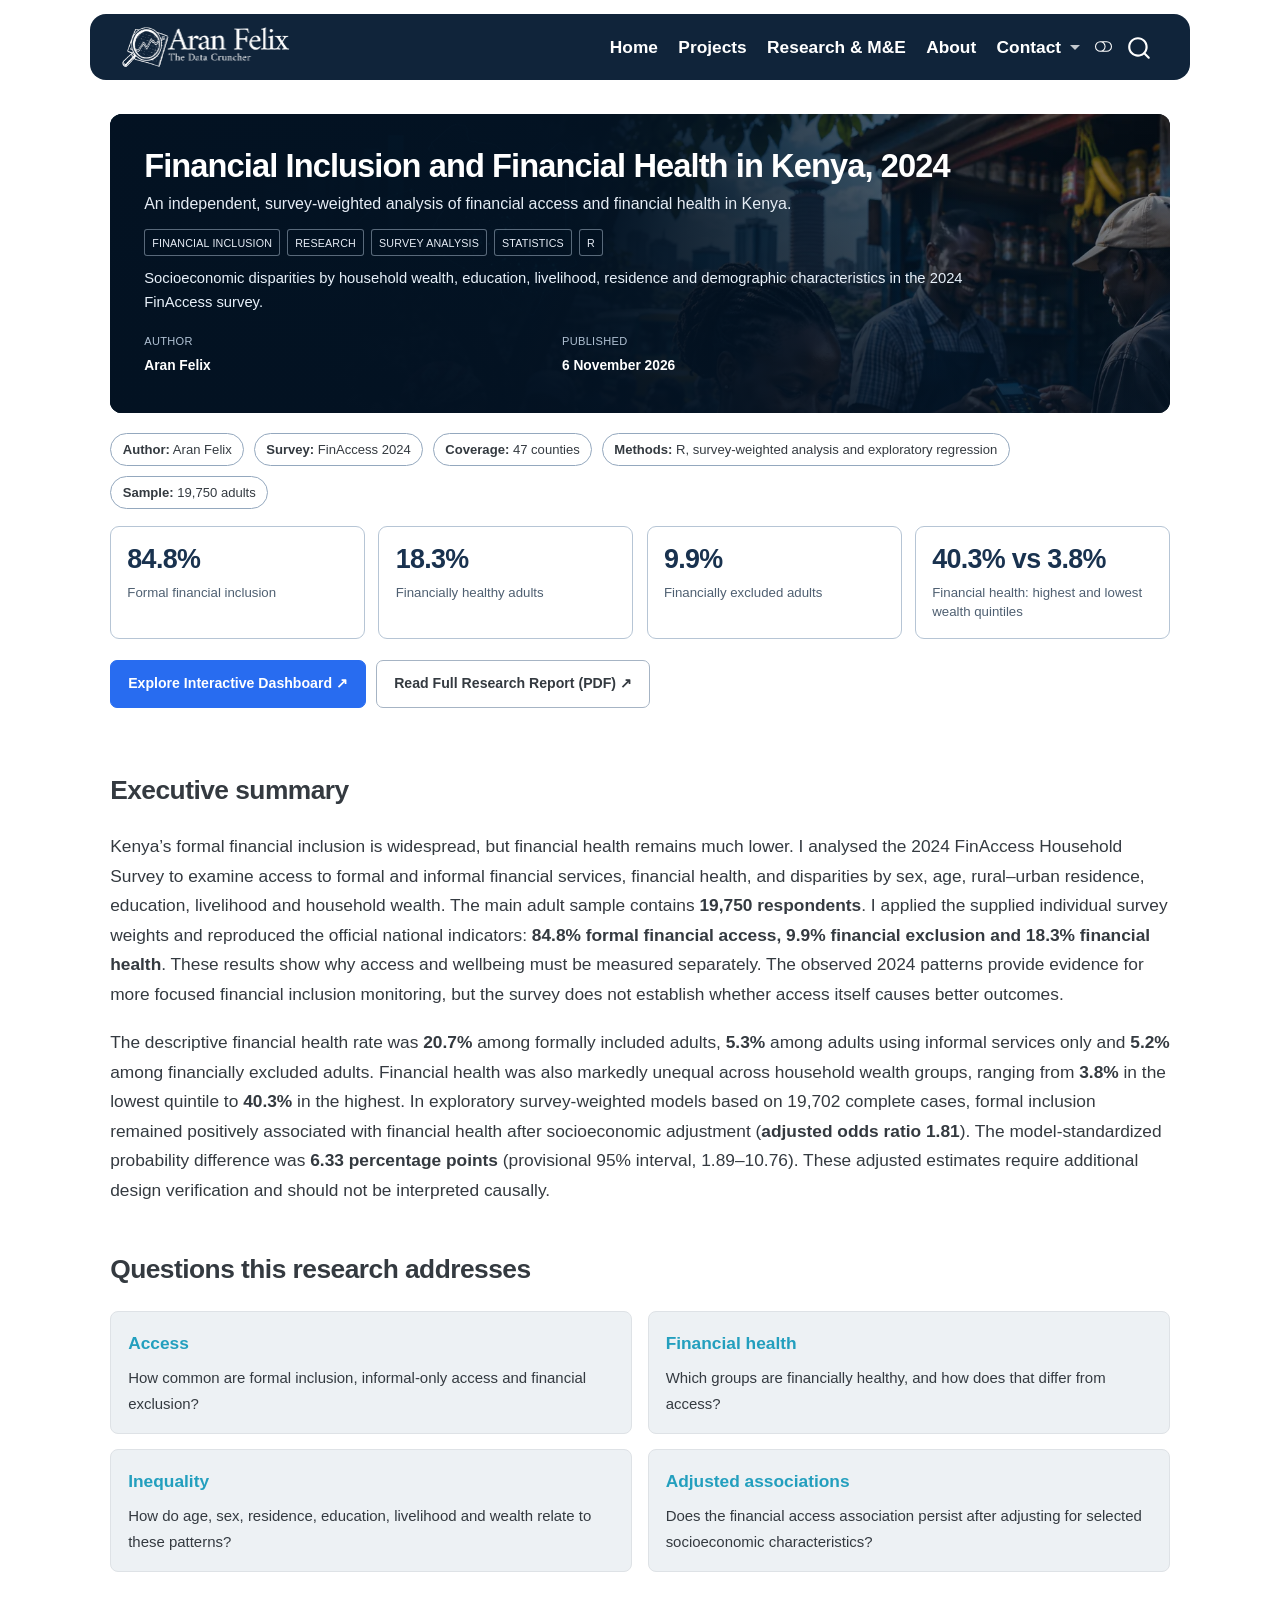
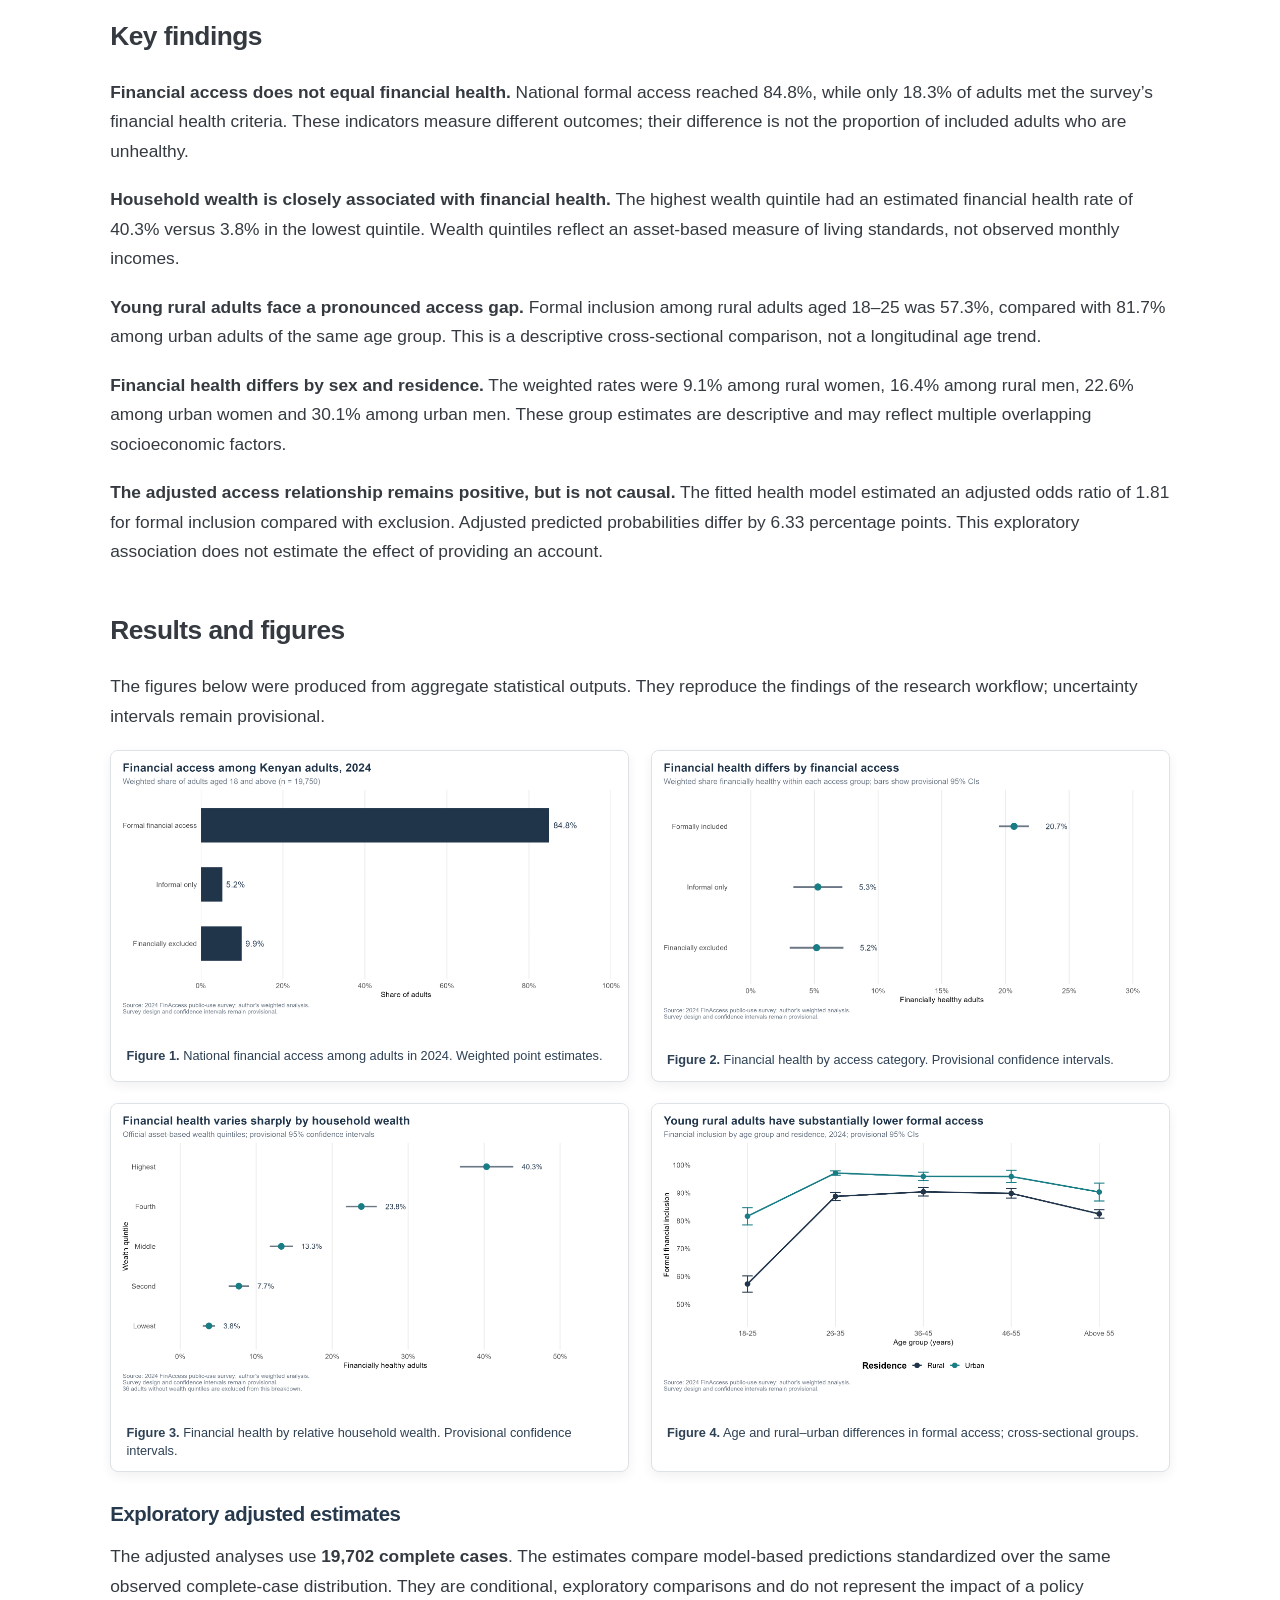
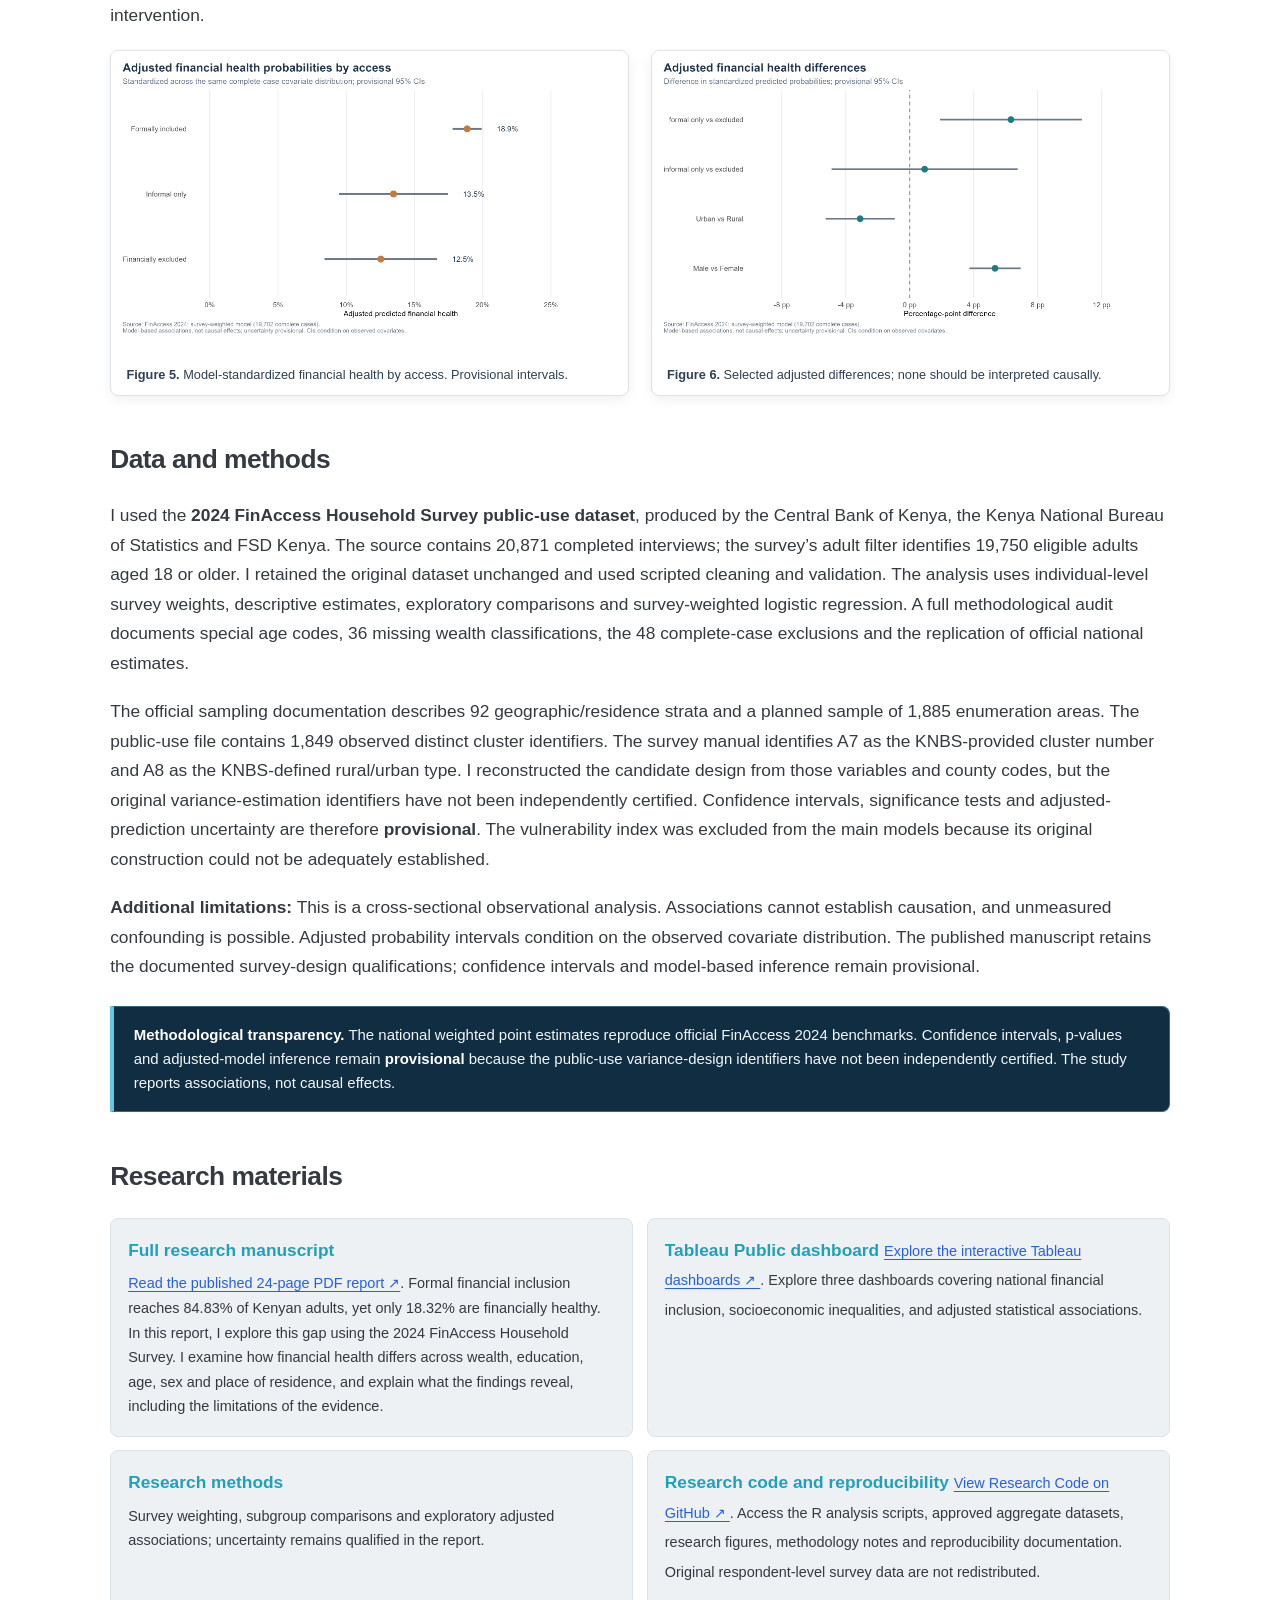
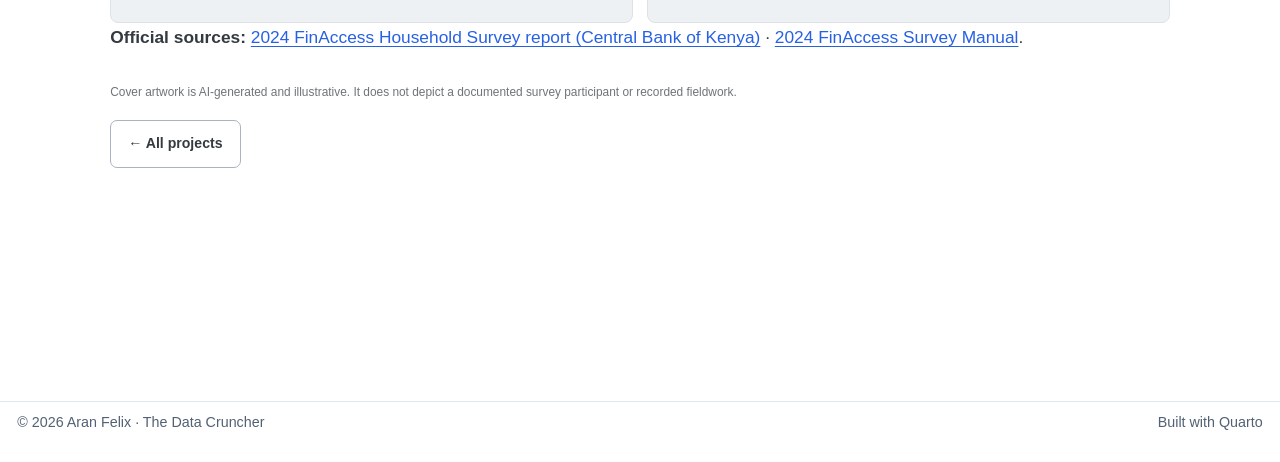
<file: docs/projects/kenya-financial-inclusion-2024.html>
<!DOCTYPE html>
<html xmlns="http://www.w3.org/1999/xhtml" lang="en-GB" xml:lang="en-GB"><head>

<meta charset="utf-8">
<meta name="generator" content="quarto-1.10.19">

<meta name="viewport" content="width=device-width, initial-scale=1.0, user-scalable=yes">

<meta name="dcterms.date" content="2026-11-06">
<meta name="description" content="Survey-weighted research on financial access, financial health and socioeconomic disparities among 19,750 Kenyan adults.">

<title>Financial Inclusion and Financial Health in Kenya, 2024 – Aran Felix</title>
<style>
/* Default styles provided by pandoc.
** See https://pandoc.org/MANUAL.html#variables-for-html for config info.
*/
span.smallcaps{font-variant: small-caps;}
div.columns{display: flex; gap: 1.5em;}
div.column{flex: auto;}
@media screen {
div.columns{gap: min(4vw, 1.5em);}
div.column{overflow-x: auto;}
}
div.hanging-indent{margin-left: 1.5em; text-indent: -1.5em;}
ul.task-list{list-style: none;}
ul.task-list li input[type="checkbox"] {
  width: 0.8em;
  margin: 0 0.8em 0.2em -1em; /* quarto-specific, see https://github.com/quarto-dev/quarto-cli/issues/4556 */ 
  vertical-align: middle;
}
</style>


<script src="../site_libs/quarto-nav/quarto-nav.js"></script>
<script src="../site_libs/quarto-nav/headroom.min.js"></script>
<script src="../site_libs/clipboard/clipboard.min.js"></script>
<script src="../site_libs/quarto-search/autocomplete.umd.js"></script>
<script src="../site_libs/quarto-search/fuse.min.js"></script>
<script src="../site_libs/quarto-search/quarto-search.js"></script>
<meta name="quarto:offset" content="../">
<link href="../images/favicon.svg" rel="icon" type="image/svg+xml">
<script src="../site_libs/quarto-html/quarto.js" type="module"></script>
<script src="../site_libs/quarto-html/tabsets/tabsets.js" type="module"></script>
<script src="../site_libs/quarto-html/popper.min.js"></script>
<script src="../site_libs/quarto-html/tippy.umd.min.js"></script>
<script src="../site_libs/quarto-html/anchor.min.js"></script>
<link href="../site_libs/quarto-html/tippy.css" rel="stylesheet">
<link href="../site_libs/quarto-html/quarto-syntax-highlighting-bf27225e3a48a9273f3daa8f8e829971.css" rel="stylesheet" class="quarto-color-scheme" id="quarto-text-highlighting-styles">
<link href="../site_libs/quarto-html/quarto-syntax-highlighting-dark-b626d73c4c936ccc3cb08be7d45d1df6.css" rel="stylesheet" class="quarto-color-scheme quarto-color-alternate" id="quarto-text-highlighting-styles">
<link href="../site_libs/quarto-html/quarto-syntax-highlighting-bf27225e3a48a9273f3daa8f8e829971.css" rel="stylesheet" class="quarto-color-scheme-extra" id="quarto-text-highlighting-styles">
<script src="../site_libs/bootstrap/bootstrap.min.js"></script>
<link href="../site_libs/bootstrap/bootstrap-icons.css" rel="stylesheet">
<link href="../site_libs/bootstrap/bootstrap-f7dad29bb5c4a9332615d2ea3b05bcbb.min.css" rel="stylesheet" append-hash="true" class="quarto-color-scheme" id="quarto-bootstrap" data-mode="light">
<link href="../site_libs/bootstrap/bootstrap-dark-eb20e13e6fa24a7c795f0fe739d7ff54.min.css" rel="stylesheet" append-hash="true" class="quarto-color-scheme quarto-color-alternate" id="quarto-bootstrap" data-mode="dark">
<link href="../site_libs/bootstrap/bootstrap-f7dad29bb5c4a9332615d2ea3b05bcbb.min.css" rel="stylesheet" append-hash="true" class="quarto-color-scheme-extra" id="quarto-bootstrap" data-mode="light">
<script id="quarto-search-options" type="application/json">{
  "location": "navbar",
  "copy-button": false,
  "collapse-after": 3,
  "panel-placement": "end",
  "type": "overlay",
  "limit": 50,
  "keyboard-shortcut": [
    "f",
    "/",
    "s"
  ],
  "show-item-context": false,
  "language": {
    "search-no-results-text": "No results",
    "search-matching-documents-text": "matching documents",
    "search-copy-link-title": "Copy link to search",
    "search-hide-matches-text": "Hide additional matches",
    "search-more-match-text": "more match in this document",
    "search-more-matches-text": "more matches in this document",
    "search-clear-button-title": "Clear",
    "search-text-placeholder": "",
    "search-detached-cancel-button-title": "Cancel",
    "search-submit-button-title": "Submit",
    "search-label": "Search"
  }
}</script>
<style>html{ scroll-behavior: smooth; }</style>


<link rel="stylesheet" href="../styles.css">
<link rel="stylesheet" href="../tools.css">
<link rel="stylesheet" href="../finaccess-case-study.css">
<meta property="og:title" content="Financial Inclusion and Financial Health in Kenya, 2024 – Aran Felix">
<meta property="og:description" content="Survey-weighted research on financial access, financial health and socioeconomic disparities among 19,750 Kenyan adults.">
<meta property="og:image" content="https://aranfelix.github.io/images/finaccess-2024/finaccess-card.webp">
<meta property="og:site_name" content="Aran Felix">
<meta property="og:image:alt" content="Illustrative Kenyan market scene with mobile payment, community savings and abstract data graphics; AI-generated artwork">
<meta name="twitter:title" content="Financial Inclusion and Financial Health in Kenya, 2024 – Aran Felix">
<meta name="twitter:description" content="Survey-weighted research on financial access, financial health and socioeconomic disparities among 19,750 Kenyan adults.">
<meta name="twitter:image" content="https://aranfelix.github.io/images/finaccess-2024/finaccess-card.webp">
<meta name="twitter:image:alt" content="Illustrative Kenyan market scene with mobile payment, community savings and abstract data graphics; AI-generated artwork">
<meta name="twitter:card" content="summary_large_image">
</head>

<body class="nav-fixed quarto-light"><script id="quarto-html-before-body" type="application/javascript">
    const toggleBodyColorMode = (bsSheetEl) => {
      const mode = bsSheetEl.getAttribute("data-mode");
      const bodyEl = window.document.querySelector("body");
      if (mode === "dark") {
        bodyEl.classList.add("quarto-dark");
        bodyEl.classList.remove("quarto-light");
      } else {
        bodyEl.classList.add("quarto-light");
        bodyEl.classList.remove("quarto-dark");
      }
    }
    const toggleBodyColorPrimary = () => {
      const bsSheetEl = window.document.querySelector("link#quarto-bootstrap:not([rel=disabled-stylesheet])");
      if (bsSheetEl) {
        toggleBodyColorMode(bsSheetEl);
      }
    }
    const setColorSchemeToggle = (alternate) => {
      const toggles = window.document.querySelectorAll('.quarto-color-scheme-toggle');
      for (let i=0; i < toggles.length; i++) {
        const toggle = toggles[i];
        if (toggle) {
          if (alternate) {
            toggle.classList.add("alternate");
          } else {
            toggle.classList.remove("alternate");
          }
        }
      }
    };
    const toggleColorMode = (alternate) => {
      // Switch the stylesheets
      const primaryStylesheets = window.document.querySelectorAll('link.quarto-color-scheme:not(.quarto-color-alternate)');
      const alternateStylesheets = window.document.querySelectorAll('link.quarto-color-scheme.quarto-color-alternate');
      manageTransitions('#quarto-margin-sidebar .nav-link', false);
      if (alternate) {
        // note: dark is layered on light, we don't disable primary!
        enableStylesheet(alternateStylesheets);
        for (const sheetNode of alternateStylesheets) {
          if (sheetNode.id === "quarto-bootstrap") {
            toggleBodyColorMode(sheetNode);
          }
        }
      } else {
        disableStylesheet(alternateStylesheets);
        enableStylesheet(primaryStylesheets)
        toggleBodyColorPrimary();
      }
      manageTransitions('#quarto-margin-sidebar .nav-link', true);
      // Switch the toggles
      setColorSchemeToggle(alternate)
      // Hack to workaround the fact that safari doesn't
      // properly recolor the scrollbar when toggling (#1455)
      if (navigator.userAgent.indexOf('Safari') > 0 && navigator.userAgent.indexOf('Chrome') == -1) {
        manageTransitions("body", false);
        window.scrollTo(0, 1);
        setTimeout(() => {
          window.scrollTo(0, 0);
          manageTransitions("body", true);
        }, 40);
      }
    }
    const disableStylesheet = (stylesheets) => {
      for (let i=0; i < stylesheets.length; i++) {
        const stylesheet = stylesheets[i];
        stylesheet.rel = 'disabled-stylesheet';
      }
    }
    const enableStylesheet = (stylesheets) => {
      for (let i=0; i < stylesheets.length; i++) {
        const stylesheet = stylesheets[i];
        if(stylesheet.rel !== 'stylesheet') { // for Chrome, which will still FOUC without this check
          stylesheet.rel = 'stylesheet';
        }
      }
    }
    const manageTransitions = (selector, allowTransitions) => {
      const els = window.document.querySelectorAll(selector);
      for (let i=0; i < els.length; i++) {
        const el = els[i];
        if (allowTransitions) {
          el.classList.remove('notransition');
        } else {
          el.classList.add('notransition');
        }
      }
    }
    const isFileUrl = () => {
      return window.location.protocol === 'file:';
    }
    const hasAlternateSentinel = () => {
      let styleSentinel = getColorSchemeSentinel();
      if (styleSentinel !== null) {
        return styleSentinel === "alternate";
      } else {
        return false;
      }
    }
    const setStyleSentinel = (alternate) => {
      const value = alternate ? "alternate" : "default";
      if (!isFileUrl()) {
        window.localStorage.setItem("quarto-color-scheme", value);
      } else {
        localAlternateSentinel = value;
      }
    }
    const getColorSchemeSentinel = () => {
      if (!isFileUrl()) {
        const storageValue = window.localStorage.getItem("quarto-color-scheme");
        return storageValue != null ? storageValue : localAlternateSentinel;
      } else {
        return localAlternateSentinel;
      }
    }
    const toggleGiscusIfUsed = (isAlternate, darkModeDefault) => {
      const baseTheme = document.querySelector('#giscus-base-theme')?.value ?? 'light';
      const alternateTheme = document.querySelector('#giscus-alt-theme')?.value ?? 'dark';
      let newTheme = '';
      if(authorPrefersDark) {
        newTheme = isAlternate ? baseTheme : alternateTheme;
      } else {
        newTheme = isAlternate ? alternateTheme : baseTheme;
      }
      const changeGiscusTheme = () => {
        // From: https://github.com/giscus/giscus/issues/336
        const sendMessage = (message) => {
          const iframe = document.querySelector('iframe.giscus-frame');
          if (!iframe) return;
          iframe.contentWindow.postMessage({ giscus: message }, 'https://giscus.app');
        }
        sendMessage({
          setConfig: {
            theme: newTheme
          }
        });
      }
      const isGiscussLoaded = window.document.querySelector('iframe.giscus-frame') !== null;
      if (isGiscussLoaded) {
        changeGiscusTheme();
      }
    };
    const authorPrefersDark = false;
    const queryPrefersDark = window.matchMedia('(prefers-color-scheme: dark)');
    const darkModeDefault = queryPrefersDark.matches;
      document.querySelector('link#quarto-text-highlighting-styles.quarto-color-scheme-extra').rel = 'disabled-stylesheet';
      document.querySelector('link#quarto-bootstrap.quarto-color-scheme-extra').rel = 'disabled-stylesheet';
    let localAlternateSentinel = darkModeDefault ? 'alternate' : 'default';
    // Dark / light mode switch
    window.quartoToggleColorScheme = () => {
      // Read the current dark / light value
      let toAlternate = !hasAlternateSentinel();
      toggleColorMode(toAlternate);
      setStyleSentinel(toAlternate);
      toggleGiscusIfUsed(toAlternate, darkModeDefault);
      window.dispatchEvent(new Event('resize'));
    };
    queryPrefersDark.addEventListener("change", e => {
      if(window.localStorage.getItem("quarto-color-scheme") !== null)
        return;
      const alternate = e.matches
      toggleColorMode(alternate);
      localAlternateSentinel = e.matches ? 'alternate' : 'default'; // this is used alongside local storage!
      toggleGiscusIfUsed(alternate, darkModeDefault);
    });
    // Switch to dark mode if need be
    if (hasAlternateSentinel()) {
      toggleColorMode(true);
    } else {
      toggleColorMode(false);
    }
  </script>

<div id="quarto-search-results"></div>
  <header id="quarto-header" class="headroom fixed-top">
    <nav class="navbar navbar-expand-lg " data-bs-theme="dark">
      <div class="navbar-container container-fluid">
      <div class="navbar-brand-container mx-auto">
    <a href="../index.html" class="navbar-brand navbar-brand-logo">
    <img src="../images/logo.png" alt="Aran Felix, The Data Cruncher" class="navbar-logo light-content">
    <img src="../images/logo.png" alt="Aran Felix, The Data Cruncher" class="navbar-logo dark-content">
    </a>
  </div>
            <div id="quarto-search" class="" title="Search"></div>
          <button class="navbar-toggler" type="button" data-bs-toggle="collapse" data-bs-target="#navbarCollapse" aria-controls="navbarCollapse" role="menu" aria-expanded="false" aria-label="Toggle navigation" onclick="if (window.quartoToggleHeadroom) { window.quartoToggleHeadroom(); }">
  <span class="navbar-toggler-icon"></span>
</button>
          <div class="collapse navbar-collapse" id="navbarCollapse">
            <ul class="navbar-nav navbar-nav-scroll ms-auto">
  <li class="nav-item">
    <a class="nav-link" href="../index.html"> 
<span class="menu-text">Home</span></a>
  </li>  
  <li class="nav-item">
    <a class="nav-link" href="../projects.html"> 
<span class="menu-text">Projects</span></a>
  </li>  
  <li class="nav-item">
    <a class="nav-link" href="../research-m-e.html"> 
<span class="menu-text">Research &amp; M&amp;E</span></a>
  </li>  
  <li class="nav-item">
    <a class="nav-link" href="../about.html"> 
<span class="menu-text">About</span></a>
  </li>  
  <li class="nav-item dropdown ">
    <a class="nav-link dropdown-toggle" href="#" id="nav-menu-contact" role="link" data-bs-toggle="dropdown" aria-expanded="false">
 <span class="menu-text">Contact</span>
    </a>
    <ul class="dropdown-menu dropdown-menu-end" aria-labelledby="nav-menu-contact">    
        <li>
    <a class="dropdown-item" href="https://wa.me/254111991749"><i class="bi bi-whatsapp" role="img">
</i> 
 <span class="dropdown-text">WhatsApp</span></a>
  </li>  
        <li>
    <a class="dropdown-item" href="https://www.linkedin.com/in/aranfelix/"><i class="bi bi-linkedin" role="img">
</i> 
 <span class="dropdown-text">LinkedIn</span></a>
  </li>  
        <li>
    <a class="dropdown-item" href="mailto:aranfelix2013@gmail.com"><i class="bi bi-envelope" role="img">
</i> 
 <span class="dropdown-text">Email</span></a>
  </li>  
        <li>
    <a class="dropdown-item" href="https://github.com/aranfelix"><i class="bi bi-github" role="img">
</i> 
 <span class="dropdown-text">GitHub</span></a>
  </li>  
    </ul>
  </li>
</ul>
          </div> <!-- /navcollapse -->
            <div class="quarto-navbar-tools">
  <a href="" class="quarto-color-scheme-toggle quarto-navigation-tool  px-1" onclick="window.quartoToggleColorScheme(); return false;" title="Toggle dark mode"><i class="bi"></i></a>
</div>
      </div> <!-- /container-fluid -->
    </nav>
</header>
<!-- content -->
<div id="quarto-content" class="quarto-container page-columns page-rows-contents page-layout-full page-navbar">
<!-- sidebar -->
<!-- margin-sidebar -->
    
<!-- main -->
<main class="content column-page" id="quarto-document-content"><header id="title-block-header" class="quarto-title-block"><h1 class="title display-7">Financial Inclusion and Financial Health in Kenya, 2024</h1></header>


<header id="title-block-header">


<p class="date">2026-11-06</p>
</header>


<div class="fa24-wrapper">
<div class="fa24-hero" role="region" aria-label="Financial inclusion and financial health study">
  <img class="fa24-hero-img" src="../images/finaccess-2024/finaccess-hero.webp" alt="AI-generated illustration of Kenyan market activity and a mobile-money payment" loading="eager">
  <div class="fa24-hero-shade"></div>
  <div class="fa24-hero-content">
    <h1>Financial Inclusion and Financial Health in Kenya, 2024</h1>
    <p class="fa24-lead">An independent, survey-weighted analysis of financial access and financial health in Kenya.</p>
    <div class="fa24-tags"><span>FINANCIAL INCLUSION</span><span>RESEARCH</span><span>SURVEY ANALYSIS</span><span>STATISTICS</span><span>R</span></div>
    <p class="fa24-description">Socioeconomic disparities by household wealth, education, livelihood, residence and demographic characteristics in the 2024 FinAccess survey.</p>
    <div class="fa24-byline"><div><small>AUTHOR</small><strong>Aran Felix</strong></div><div><small>PUBLISHED</small><strong>6 November 2026</strong></div></div>
  </div>
</div>
<div class="fa24-pills">
<span><strong>Author:</strong> Aran Felix</span><span><strong>Survey:</strong> FinAccess 2024</span><span><strong>Coverage:</strong> 47 counties</span><span><strong>Methods:</strong> R, survey-weighted analysis and exploratory regression</span><span><strong>Sample:</strong> 19,750 adults</span>
</div>
<div class="fa24-metrics">
<div class="fa24-metric">
<strong>84.8%</strong><span>Formal financial inclusion</span>
</div>
<div class="fa24-metric">
<strong>18.3%</strong><span>Financially healthy adults</span>
</div>
<div class="fa24-metric">
<strong>9.9%</strong><span>Financially excluded adults</span>
</div>
<div class="fa24-metric">
<strong>40.3% vs 3.8%</strong><span>Financial health: highest and lowest wealth quintiles</span>
</div>
</div>
<div class="fa24-actions">
<p><a class="fa24-btn-primary" href="https://public.tableau.com/views/FinAccess2024FinancialInclusionandFinancialHealthinKenya/FinancialInclusionOverview" target="_blank" rel="noopener noreferrer"> Explore Interactive Dashboard ↗ </a></p>
<p><a class="fa24-btn-outline" href="../files/finaccess-2024/FinAccess_2024_Research_Felix_Aran.pdf" target="_blank" rel="noopener noreferrer"> Read Full Research Report (PDF) ↗ </a></p>
</div>
<section id="executive-summary" class="level2">
<h2 class="anchored" data-anchor-id="executive-summary">Executive summary</h2>
<p>Kenya’s formal financial inclusion is widespread, but financial health remains much lower. I analysed the 2024 FinAccess Household Survey to examine access to formal and informal financial services, financial health, and disparities by sex, age, rural–urban residence, education, livelihood and household wealth. The main adult sample contains <strong>19,750 respondents</strong>. I applied the supplied individual survey weights and reproduced the official national indicators: <strong>84.8% formal financial access, 9.9% financial exclusion and 18.3% financial health</strong>. These results show why access and wellbeing must be measured separately. The observed 2024 patterns provide evidence for more focused financial inclusion monitoring, but the survey does not establish whether access itself causes better outcomes.</p>
<p>The descriptive financial health rate was <strong>20.7%</strong> among formally included adults, <strong>5.3%</strong> among adults using informal services only and <strong>5.2%</strong> among financially excluded adults. Financial health was also markedly unequal across household wealth groups, ranging from <strong>3.8%</strong> in the lowest quintile to <strong>40.3%</strong> in the highest. In exploratory survey-weighted models based on 19,702 complete cases, formal inclusion remained positively associated with financial health after socioeconomic adjustment (<strong>adjusted odds ratio 1.81</strong>). The model-standardized probability difference was <strong>6.33 percentage points</strong> (provisional 95% interval, 1.89–10.76). These adjusted estimates require additional design verification and should not be interpreted causally.</p>
</section>
<section id="questions-this-research-addresses" class="level2">
<h2 class="anchored" data-anchor-id="questions-this-research-addresses">Questions this research addresses</h2>
<div class="fa24-question-grid">
<div>
<strong>Access</strong>
<p>
How common are formal inclusion, informal-only access and financial exclusion?
</p>
</div>
<div>
<strong>Financial health</strong>
<p>
Which groups are financially healthy, and how does that differ from access?
</p>
</div>
<div>
<strong>Inequality</strong>
<p>
How do age, sex, residence, education, livelihood and wealth relate to these patterns?
</p>
</div>
<div>
<strong>Adjusted associations</strong>
<p>
Does the financial access association persist after adjusting for selected socioeconomic characteristics?
</p>
</div>
</div>
</section>
<section id="key-findings" class="level2">
<h2 class="anchored" data-anchor-id="key-findings">Key findings</h2>
<p><strong>Financial access does not equal financial health.</strong> National formal access reached 84.8%, while only 18.3% of adults met the survey’s financial health criteria. These indicators measure different outcomes; their difference is not the proportion of included adults who are unhealthy.</p>
<p><strong>Household wealth is closely associated with financial health.</strong> The highest wealth quintile had an estimated financial health rate of 40.3% versus 3.8% in the lowest quintile. Wealth quintiles reflect an asset-based measure of living standards, not observed monthly incomes.</p>
<p><strong>Young rural adults face a pronounced access gap.</strong> Formal inclusion among rural adults aged 18–25 was 57.3%, compared with 81.7% among urban adults of the same age group. This is a descriptive cross-sectional comparison, not a longitudinal age trend.</p>
<p><strong>Financial health differs by sex and residence.</strong> The weighted rates were 9.1% among rural women, 16.4% among rural men, 22.6% among urban women and 30.1% among urban men. These group estimates are descriptive and may reflect multiple overlapping socioeconomic factors.</p>
<p><strong>The adjusted access relationship remains positive, but is not causal.</strong> The fitted health model estimated an adjusted odds ratio of 1.81 for formal inclusion compared with exclusion. Adjusted predicted probabilities differ by 6.33 percentage points. This exploratory association does not estimate the effect of providing an account.</p>
</section>
<section id="results-and-figures" class="level2">
<h2 class="anchored" data-anchor-id="results-and-figures">Results and figures</h2>
<p>The figures below were produced from aggregate statistical outputs. They reproduce the findings of the research workflow; uncertainty intervals remain provisional.</p>
<div class="fa24-figure-grid">
<figure class="figure">
<img src="../images/finaccess-2024/figure-01.png" alt="Bar chart: 84.8% formal access, 5.2% informal only, 9.9% excluded" loading="lazy" class="figure-img">
<figcaption>
<strong>Figure 1.</strong> National financial access among adults in 2024. Weighted point estimates.
</figcaption>
</figure>
<figure class="figure">
<img src="../images/finaccess-2024/figure-02.png" alt="Financially healthy: 20.7% formal access, 5.3% informal only, 5.2% excluded" loading="lazy" class="figure-img">
<figcaption>
<strong>Figure 2.</strong> Financial health by access category. Provisional confidence intervals.
</figcaption>
</figure>
<figure class="figure">
<img src="../images/finaccess-2024/figure-03.png" alt="Financial health rises from 3.8% in lowest to 40.3% in highest household wealth quintile" loading="lazy" class="figure-img">
<figcaption>
<strong>Figure 3.</strong> Financial health by relative household wealth. Provisional confidence intervals.
</figcaption>
</figure>
<figure class="figure">
<img src="../images/finaccess-2024/figure-04.png" alt="Formal access by age group, with separate rural and urban lines" loading="lazy" class="figure-img">
<figcaption>
<strong>Figure 4.</strong> Age and rural–urban differences in formal access; cross-sectional groups.
</figcaption>
</figure>
</div>
<section id="exploratory-adjusted-estimates" class="level3">
<h3 class="anchored" data-anchor-id="exploratory-adjusted-estimates">Exploratory adjusted estimates</h3>
<p>The adjusted analyses use <strong>19,702 complete cases</strong>. The estimates compare model-based predictions standardized over the same observed complete-case distribution. They are conditional, exploratory comparisons and do not represent the impact of a policy intervention.</p>
<div class="fa24-figure-grid fa24-figures-two">
<figure class="figure">
<img src="../images/finaccess-2024/figure-06.png" alt="Adjusted financial health probability: formally included 18.9%, informal-only 13.5%, excluded 12.5%" loading="lazy" class="figure-img">
<figcaption>
<strong>Figure 5.</strong> Model-standardized financial health by access. Provisional intervals.
</figcaption>
</figure>
<figure class="figure">
<img src="../images/finaccess-2024/figure-08.png" alt="Adjusted probability-point comparisons: formal versus excluded plus 6.33, urban versus rural minus 3.10, male versus female plus 5.33" loading="lazy" class="figure-img">
<figcaption>
<strong>Figure 6.</strong> Selected adjusted differences; none should be interpreted causally.
</figcaption>
</figure>
</div>
</section>
</section>
<section id="methods-and-limits" class="level2">
<h2 class="anchored" data-anchor-id="methods-and-limits">Data and methods</h2>
<p>I used the <strong>2024 FinAccess Household Survey public-use dataset</strong>, produced by the Central Bank of Kenya, the Kenya National Bureau of Statistics and FSD Kenya. The source contains 20,871 completed interviews; the survey’s adult filter identifies 19,750 eligible adults aged 18 or older. I retained the original dataset unchanged and used scripted cleaning and validation. The analysis uses individual-level survey weights, descriptive estimates, exploratory comparisons and survey-weighted logistic regression. A full methodological audit documents special age codes, 36 missing wealth classifications, the 48 complete-case exclusions and the replication of official national estimates.</p>
<p>The official sampling documentation describes 92 geographic/residence strata and a planned sample of 1,885 enumeration areas. The public-use file contains 1,849 observed distinct cluster identifiers. The survey manual identifies A7 as the KNBS-provided cluster number and A8 as the KNBS-defined rural/urban type. I reconstructed the candidate design from those variables and county codes, but the original variance-estimation identifiers have not been independently certified. Confidence intervals, significance tests and adjusted-prediction uncertainty are therefore <strong>provisional</strong>. The vulnerability index was excluded from the main models because its original construction could not be adequately established.</p>
<p><strong>Additional limitations:</strong> This is a cross-sectional observational analysis. Associations cannot establish causation, and unmeasured confounding is possible. Adjusted probability intervals condition on the observed covariate distribution. The published manuscript retains the documented survey-design qualifications; confidence intervals and model-based inference remain provisional.</p>
<div class="fa24-method-note" role="note">
<strong>Methodological transparency.</strong> The national weighted point estimates reproduce official FinAccess 2024 benchmarks. Confidence intervals, p-values and adjusted-model inference remain <strong>provisional</strong> because the public-use variance-design identifiers have not been independently certified. The study reports associations, not causal effects.
</div>
</section>
<section id="research-materials" class="level2">
<h2 class="anchored" data-anchor-id="research-materials">Research materials</h2>
<div class="fa24-deliverables">
<div>
<strong>Full research manuscript</strong><span><a href="../files/finaccess-2024/FinAccess_2024_Research_Felix_Aran.pdf" target="_blank" rel="noopener noreferrer">Read the published 24-page PDF report ↗</a>. Formal financial inclusion reaches 84.83% of Kenyan adults, yet only 18.32% are financially healthy. In this report, I explore this gap using the 2024 FinAccess Household Survey. I examine how financial health differs across wealth, education, age, sex and place of residence, and explain what the findings reveal, including the limitations of the evidence.</span>
</div>
<div>
<p><strong>Tableau Public dashboard</strong> <span> <a href="https://public.tableau.com/views/FinAccess2024FinancialInclusionandFinancialHealthinKenya/FinancialInclusionOverview" target="_blank" rel="noopener noreferrer"> Explore the interactive Tableau dashboards ↗ </a>. Explore three dashboards covering national financial inclusion, socioeconomic inequalities, and adjusted statistical associations. </span></p>
</div>
<div>
<strong>Research methods</strong><span>Survey weighting, subgroup comparisons and exploratory adjusted associations; uncertainty remains qualified in the report.</span>
</div>
<div>
<p><strong>Research code and reproducibility</strong> <span> <a href="https://github.com/aranfelix/kenya-finaccess-2024-analysis" target="_blank" rel="noopener noreferrer"> View Research Code on GitHub ↗ </a>. Access the R analysis scripts, approved aggregate datasets, research figures, methodology notes and reproducibility documentation. Original respondent-level survey data are not redistributed. </span></p>
</div>
</div>
<p><strong>Official sources:</strong> <a href="https://www.centralbank.go.ke/wp-content/uploads/2024/12/2024-FINACCESS-HOUSEHOLD-SURVEY-MAIN-REPORT.pdf">2024 FinAccess Household Survey report (Central Bank of Kenya)</a> · <a href="https://www.centralbank.go.ke/wp-content/uploads/2024/12/2024-FinAccess-Household-Survey-Manual.pdf">2024 FinAccess Survey Manual</a>.</p>
<div class="fa24-art-note">
Cover artwork is AI-generated and illustrative. It does not depict a documented survey participant or recorded fieldwork.
</div>
<div class="fa24-actions">
<a class="fa24-btn-outline" href="../projects.html">← All projects</a>
</div>
</section>
</div>



<a onclick="window.scrollTo(0, 0); return false;" role="button" id="quarto-back-to-top"><i class="bi bi-arrow-up"></i> Back to top</a></main> <!-- /main -->
<script id="quarto-html-after-body" type="application/javascript">
  window.document.addEventListener("DOMContentLoaded", function (event) {
    // Ensure there is a toggle, if there isn't float one in the top right
    if (window.document.querySelector('.quarto-color-scheme-toggle') === null) {
      const a = window.document.createElement('a');
      a.classList.add('top-right');
      a.classList.add('quarto-color-scheme-toggle');
      a.href = "";
      a.onclick = function() { try { window.quartoToggleColorScheme(); } catch {} return false; };
      const i = window.document.createElement("i");
      i.classList.add('bi');
      a.appendChild(i);
      window.document.body.appendChild(a);
    }
    setColorSchemeToggle(hasAlternateSentinel())
    const icon = "";
    const anchorJS = new window.AnchorJS();
    anchorJS.options = {
      placement: 'right',
      icon: icon
    };
    anchorJS.add('.anchored');
    const isCodeAnnotation = (el) => {
      for (const clz of el.classList) {
        if (clz.startsWith('code-annotation-')) {                     
          return true;
        }
      }
      return false;
    }
    const onCopySuccess = function(e) {
      // button target
      const button = e.trigger;
      // don't keep focus
      button.blur();
      // flash "checked"
      button.classList.add('code-copy-button-checked');
      var currentTitle = button.getAttribute("title");
      button.setAttribute("title", "Copied!");
      let tooltip;
      if (window.bootstrap) {
        button.setAttribute("data-bs-toggle", "tooltip");
        button.setAttribute("data-bs-placement", "left");
        button.setAttribute("data-bs-title", "Copied!");
        tooltip = new bootstrap.Tooltip(button, 
          { trigger: "manual", 
            customClass: "code-copy-button-tooltip",
            offset: [0, -8]});
        tooltip.show();    
      }
      setTimeout(function() {
        if (tooltip) {
          tooltip.hide();
          button.removeAttribute("data-bs-title");
          button.removeAttribute("data-bs-toggle");
          button.removeAttribute("data-bs-placement");
        }
        button.setAttribute("title", currentTitle);
        button.classList.remove('code-copy-button-checked');
      }, 1000);
      // clear code selection
      e.clearSelection();
    }
    const getTextToCopy = function(trigger) {
      const outerScaffold = trigger.parentElement.cloneNode(true);
      const codeEl = outerScaffold.querySelector('code');
      for (const childEl of codeEl.children) {
        if (isCodeAnnotation(childEl)) {
          childEl.remove();
        }
      }
      return codeEl.innerText;
    }
    const clipboard = new window.ClipboardJS('.code-copy-button:not([data-in-quarto-modal])', {
      text: getTextToCopy
    });
    clipboard.on('success', onCopySuccess);
    if (window.document.getElementById('quarto-embedded-source-code-modal')) {
      const clipboardModal = new window.ClipboardJS('.code-copy-button[data-in-quarto-modal]', {
        text: getTextToCopy,
        container: window.document.getElementById('quarto-embedded-source-code-modal')
      });
      clipboardModal.on('success', onCopySuccess);
    }
      var localhostRegex = new RegExp(/^(?:http|https):\/\/localhost\:?[0-9]*\//);
      var mailtoRegex = new RegExp(/^mailto:/);
        var filterRegex = new RegExp("https:\/\/aranfelix\.github\.io");
      var isInternal = (href) => {
          return filterRegex.test(href) || localhostRegex.test(href) || mailtoRegex.test(href);
      }
      // Inspect non-navigation links and adorn them if external
     var links = window.document.querySelectorAll('a[href]:not(.nav-link):not(.navbar-brand):not(.toc-action):not(.sidebar-link):not(.sidebar-item-toggle):not(.pagination-link):not(.no-external):not([aria-hidden]):not(.dropdown-item):not(.quarto-navigation-tool):not(.about-link)');
      for (var i=0; i<links.length; i++) {
        const link = links[i];
        if (!isInternal(link.href)) {
          // undo the damage that might have been done by quarto-nav.js in the case of
          // links that we want to consider external
          if (link.dataset.originalHref !== undefined) {
            link.href = link.dataset.originalHref;
          }
            // target, if specified
            link.setAttribute("target", "_blank");
            if (link.getAttribute("rel") === null) {
              link.setAttribute("rel", "noopener");
            }
        }
      }
    function tippyHover(el, contentFn, onTriggerFn, onUntriggerFn) {
      const config = {
        allowHTML: true,
        maxWidth: 500,
        delay: 100,
        arrow: false,
        appendTo: function(el) {
            return el.parentElement;
        },
        interactive: true,
        interactiveBorder: 10,
        theme: 'quarto',
        placement: 'bottom-start',
      };
      if (contentFn) {
        config.content = contentFn;
      }
      if (onTriggerFn) {
        config.onTrigger = onTriggerFn;
      }
      if (onUntriggerFn) {
        config.onUntrigger = onUntriggerFn;
      }
      window.tippy(el, config); 
    }
    const noterefs = window.document.querySelectorAll('a[role="doc-noteref"]');
    for (var i=0; i<noterefs.length; i++) {
      const ref = noterefs[i];
      tippyHover(ref, function() {
        // use id or data attribute instead here
        let href = ref.getAttribute('data-footnote-href') || ref.getAttribute('href');
        try { href = new URL(href).hash; } catch {}
        const id = href.replace(/^#\/?/, "");
        const note = window.document.getElementById(id);
        if (note) {
          return note.innerHTML;
        } else {
          return "";
        }
      });
    }
    const xrefs = window.document.querySelectorAll('a.quarto-xref');
    const processXRef = (id, note) => {
      // Strip column container classes
      const stripColumnClz = (el) => {
        el.classList.remove("page-full", "page-columns");
        if (el.children) {
          for (const child of el.children) {
            stripColumnClz(child);
          }
        }
      }
      stripColumnClz(note)
      if (id === null || id.startsWith('sec-')) {
        // Special case sections, only their first couple elements
        const container = document.createElement("div");
        if (note.children && note.children.length > 2) {
          container.appendChild(note.children[0].cloneNode(true));
          for (let i = 1; i < note.children.length; i++) {
            const child = note.children[i];
            if (child.tagName === "P" && child.innerText === "") {
              continue;
            } else {
              container.appendChild(child.cloneNode(true));
              break;
            }
          }
          if (window.Quarto?.typesetMath) {
            window.Quarto.typesetMath(container);
          }
          return container.innerHTML
        } else {
          if (window.Quarto?.typesetMath) {
            window.Quarto.typesetMath(note);
          }
          return note.innerHTML;
        }
      } else {
        // Remove any anchor links if they are present
        const anchorLink = note.querySelector('a.anchorjs-link');
        if (anchorLink) {
          anchorLink.remove();
        }
        if (window.Quarto?.typesetMath) {
          window.Quarto.typesetMath(note);
        }
        if (note.classList.contains("callout")) {
          return note.outerHTML;
        } else {
          return note.innerHTML;
        }
      }
    }
    for (var i=0; i<xrefs.length; i++) {
      const xref = xrefs[i];
      tippyHover(xref, undefined, function(instance) {
        instance.disable();
        let url = xref.getAttribute('href');
        let hash = undefined; 
        if (url.startsWith('#')) {
          hash = url;
        } else {
          try { hash = new URL(url).hash; } catch {}
        }
        if (hash) {
          const id = hash.replace(/^#\/?/, "");
          const note = window.document.getElementById(id);
          if (note !== null) {
            try {
              const html = processXRef(id, note.cloneNode(true));
              instance.setContent(html);
            } finally {
              instance.enable();
              instance.show();
            }
          } else {
            // See if we can fetch this
            fetch(url.split('#')[0])
            .then(res => res.text())
            .then(html => {
              const parser = new DOMParser();
              const htmlDoc = parser.parseFromString(html, "text/html");
              const note = htmlDoc.getElementById(id);
              if (note !== null) {
                const html = processXRef(id, note);
                instance.setContent(html);
              } 
            }).finally(() => {
              instance.enable();
              instance.show();
            });
          }
        } else {
          // See if we can fetch a full url (with no hash to target)
          // This is a special case and we should probably do some content thinning / targeting
          fetch(url)
          .then(res => res.text())
          .then(html => {
            const parser = new DOMParser();
            const htmlDoc = parser.parseFromString(html, "text/html");
            const note = htmlDoc.querySelector('main.content');
            if (note !== null) {
              // This should only happen for chapter cross references
              // (since there is no id in the URL)
              // remove the first header
              if (note.children.length > 0 && note.children[0].tagName === "HEADER") {
                note.children[0].remove();
              }
              const html = processXRef(null, note);
              instance.setContent(html);
            } 
          }).finally(() => {
            instance.enable();
            instance.show();
          });
        }
      }, function(instance) {
      });
    }
        let selectedAnnoteEl;
        const selectorForAnnotation = ( cell, annotation) => {
          let cellAttr = 'data-code-cell="' + cell + '"';
          let lineAttr = 'data-code-annotation="' +  annotation + '"';
          const selector = 'span[' + cellAttr + '][' + lineAttr + ']';
          return selector;
        }
        const selectCodeLines = (annoteEl) => {
          const doc = window.document;
          const targetCell = annoteEl.getAttribute("data-target-cell");
          const targetAnnotation = annoteEl.getAttribute("data-target-annotation");
          const annoteSpan = window.document.querySelector(selectorForAnnotation(targetCell, targetAnnotation));
          const lines = annoteSpan.getAttribute("data-code-lines").split(",");
          const lineIds = lines.map((line) => {
            return targetCell + "-" + line;
          })
          let top = null;
          let height = null;
          let parent = null;
          if (lineIds.length > 0) {
              //compute the position of the single el (top and bottom and make a div)
              const el = window.document.getElementById(lineIds[0]);
              top = el.offsetTop;
              height = el.offsetHeight;
              parent = el.parentElement.parentElement;
            if (lineIds.length > 1) {
              const lastEl = window.document.getElementById(lineIds[lineIds.length - 1]);
              const bottom = lastEl.offsetTop + lastEl.offsetHeight;
              height = bottom - top;
            }
            if (top !== null && height !== null && parent !== null) {
              // cook up a div (if necessary) and position it 
              let div = window.document.getElementById("code-annotation-line-highlight");
              if (div === null) {
                div = window.document.createElement("div");
                div.setAttribute("id", "code-annotation-line-highlight");
                div.style.position = 'absolute';
                parent.appendChild(div);
              }
              div.style.top = top - 2 + "px";
              div.style.height = height + 4 + "px";
              div.style.left = 0;
              let gutterDiv = window.document.getElementById("code-annotation-line-highlight-gutter");
              if (gutterDiv === null) {
                gutterDiv = window.document.createElement("div");
                gutterDiv.setAttribute("id", "code-annotation-line-highlight-gutter");
                gutterDiv.style.position = 'absolute';
                const codeCell = window.document.getElementById(targetCell);
                const gutter = codeCell.querySelector('.code-annotation-gutter');
                gutter.appendChild(gutterDiv);
              }
              gutterDiv.style.top = top - 2 + "px";
              gutterDiv.style.height = height + 4 + "px";
            }
            selectedAnnoteEl = annoteEl;
          }
        };
        const unselectCodeLines = () => {
          const elementsIds = ["code-annotation-line-highlight", "code-annotation-line-highlight-gutter"];
          elementsIds.forEach((elId) => {
            const div = window.document.getElementById(elId);
            if (div) {
              div.remove();
            }
          });
          selectedAnnoteEl = undefined;
        };
          // Handle positioning of the toggle
      window.addEventListener(
        "resize",
        throttle(() => {
          elRect = undefined;
          if (selectedAnnoteEl) {
            selectCodeLines(selectedAnnoteEl);
          }
        }, 10)
      );
      function throttle(fn, ms) {
      let throttle = false;
      let timer;
        return (...args) => {
          if(!throttle) { // first call gets through
              fn.apply(this, args);
              throttle = true;
          } else { // all the others get throttled
              if(timer) clearTimeout(timer); // cancel #2
              timer = setTimeout(() => {
                fn.apply(this, args);
                timer = throttle = false;
              }, ms);
          }
        };
      }
        // Attach click handler to the DT
        const annoteDls = window.document.querySelectorAll('dt[data-target-cell]');
        for (const annoteDlNode of annoteDls) {
          annoteDlNode.addEventListener('click', (event) => {
            const clickedEl = event.target;
            if (clickedEl !== selectedAnnoteEl) {
              unselectCodeLines();
              const activeEl = window.document.querySelector('dt[data-target-cell].code-annotation-active');
              if (activeEl) {
                activeEl.classList.remove('code-annotation-active');
              }
              selectCodeLines(clickedEl);
              clickedEl.classList.add('code-annotation-active');
            } else {
              // Unselect the line
              unselectCodeLines();
              clickedEl.classList.remove('code-annotation-active');
            }
          });
        }
    const findCites = (el) => {
      const parentEl = el.parentElement;
      if (parentEl) {
        const cites = parentEl.dataset.cites;
        if (cites) {
          return {
            el,
            cites: cites.split(' ')
          };
        } else {
          return findCites(el.parentElement)
        }
      } else {
        return undefined;
      }
    };
    var bibliorefs = window.document.querySelectorAll('a[role="doc-biblioref"]');
    for (var i=0; i<bibliorefs.length; i++) {
      const ref = bibliorefs[i];
      const citeInfo = findCites(ref);
      if (citeInfo) {
        tippyHover(citeInfo.el, function() {
          var popup = window.document.createElement('div');
          citeInfo.cites.forEach(function(cite) {
            var citeDiv = window.document.createElement('div');
            citeDiv.classList.add('hanging-indent');
            citeDiv.classList.add('csl-entry');
            var biblioDiv = window.document.getElementById('ref-' + cite);
            if (biblioDiv) {
              citeDiv.innerHTML = biblioDiv.innerHTML;
            }
            popup.appendChild(citeDiv);
          });
          return popup.innerHTML;
        });
      }
    }
  });
  </script>
</div> <!-- /content -->
<footer class="footer">
  <div class="nav-footer">
    <div class="nav-footer-left">
<p>© 2026 Aran Felix · The Data Cruncher</p>
</div>   
    <div class="nav-footer-center">
      &nbsp;
    </div>
    <div class="nav-footer-right">
<p>Built with Quarto</p>
</div>
  </div>
</footer>




<script src="../site_libs/quarto-html/zenscroll-min.js"></script>
</body></html>
</file>
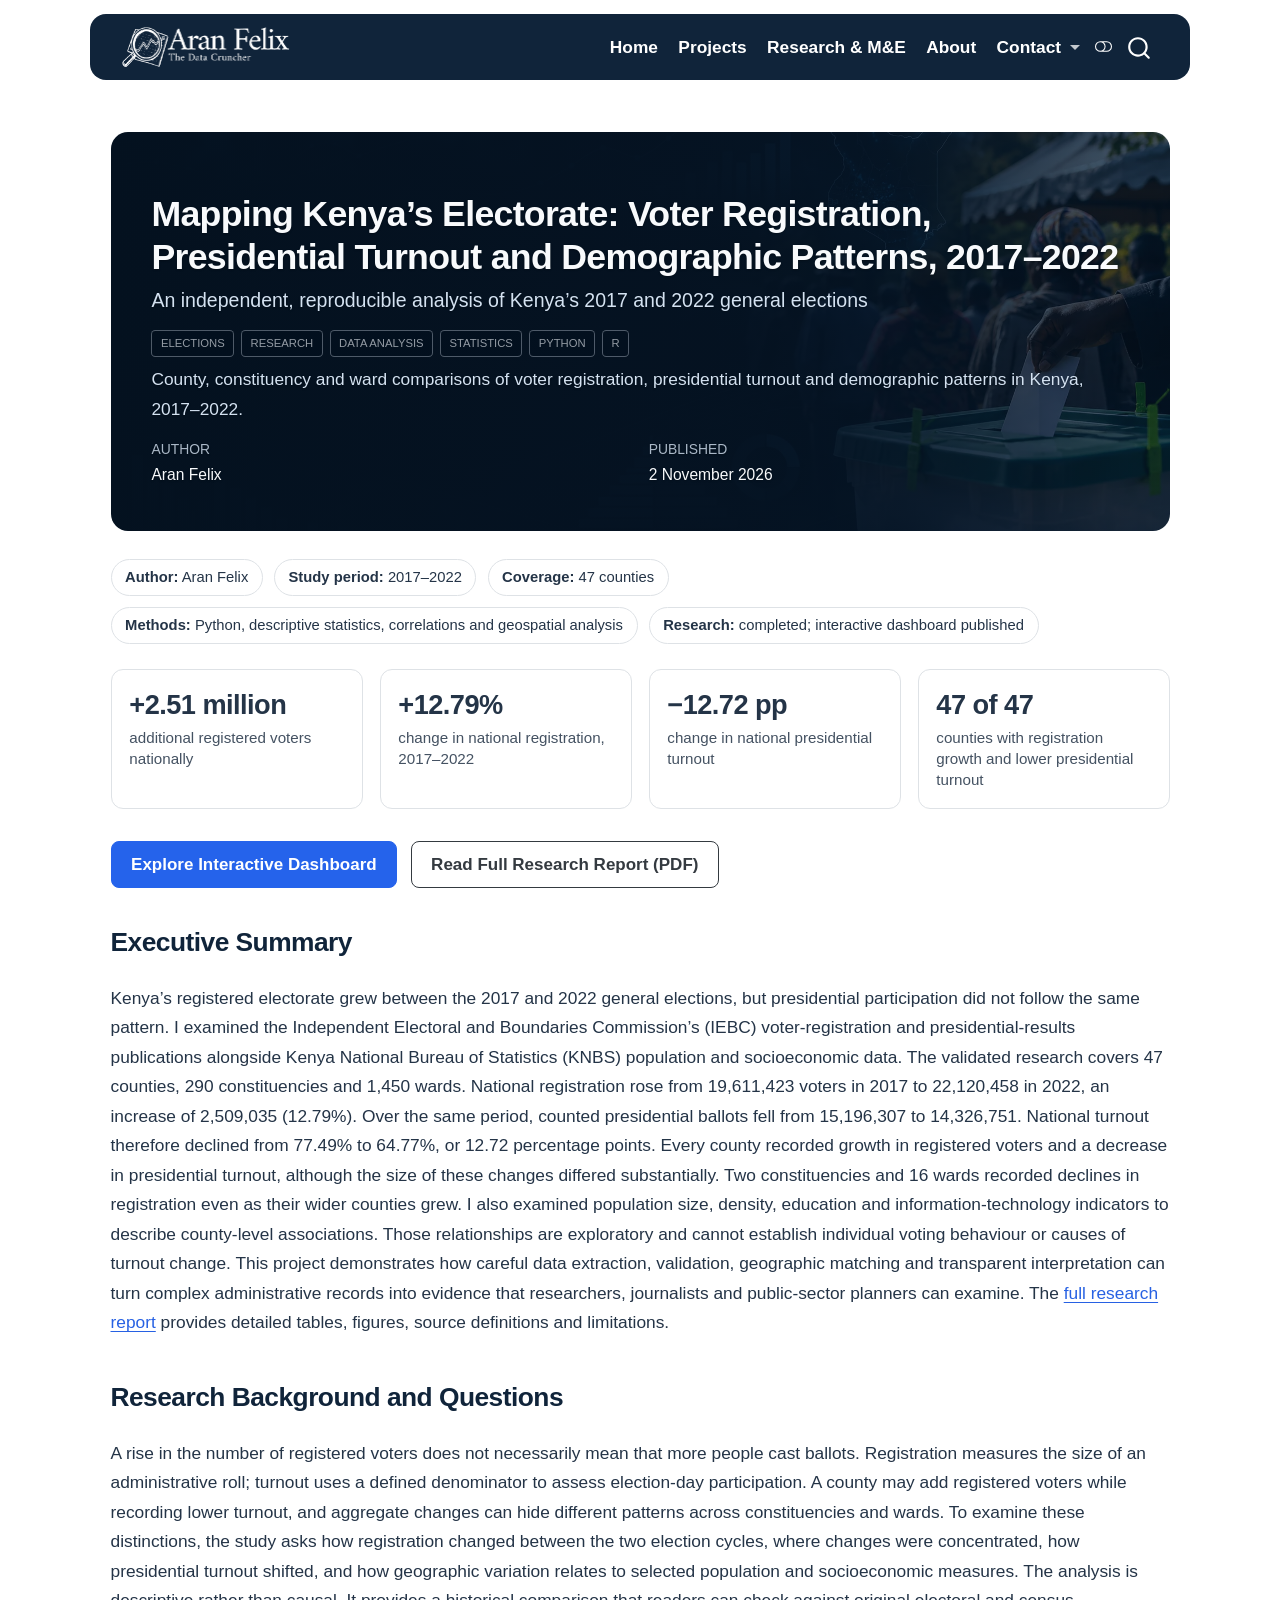
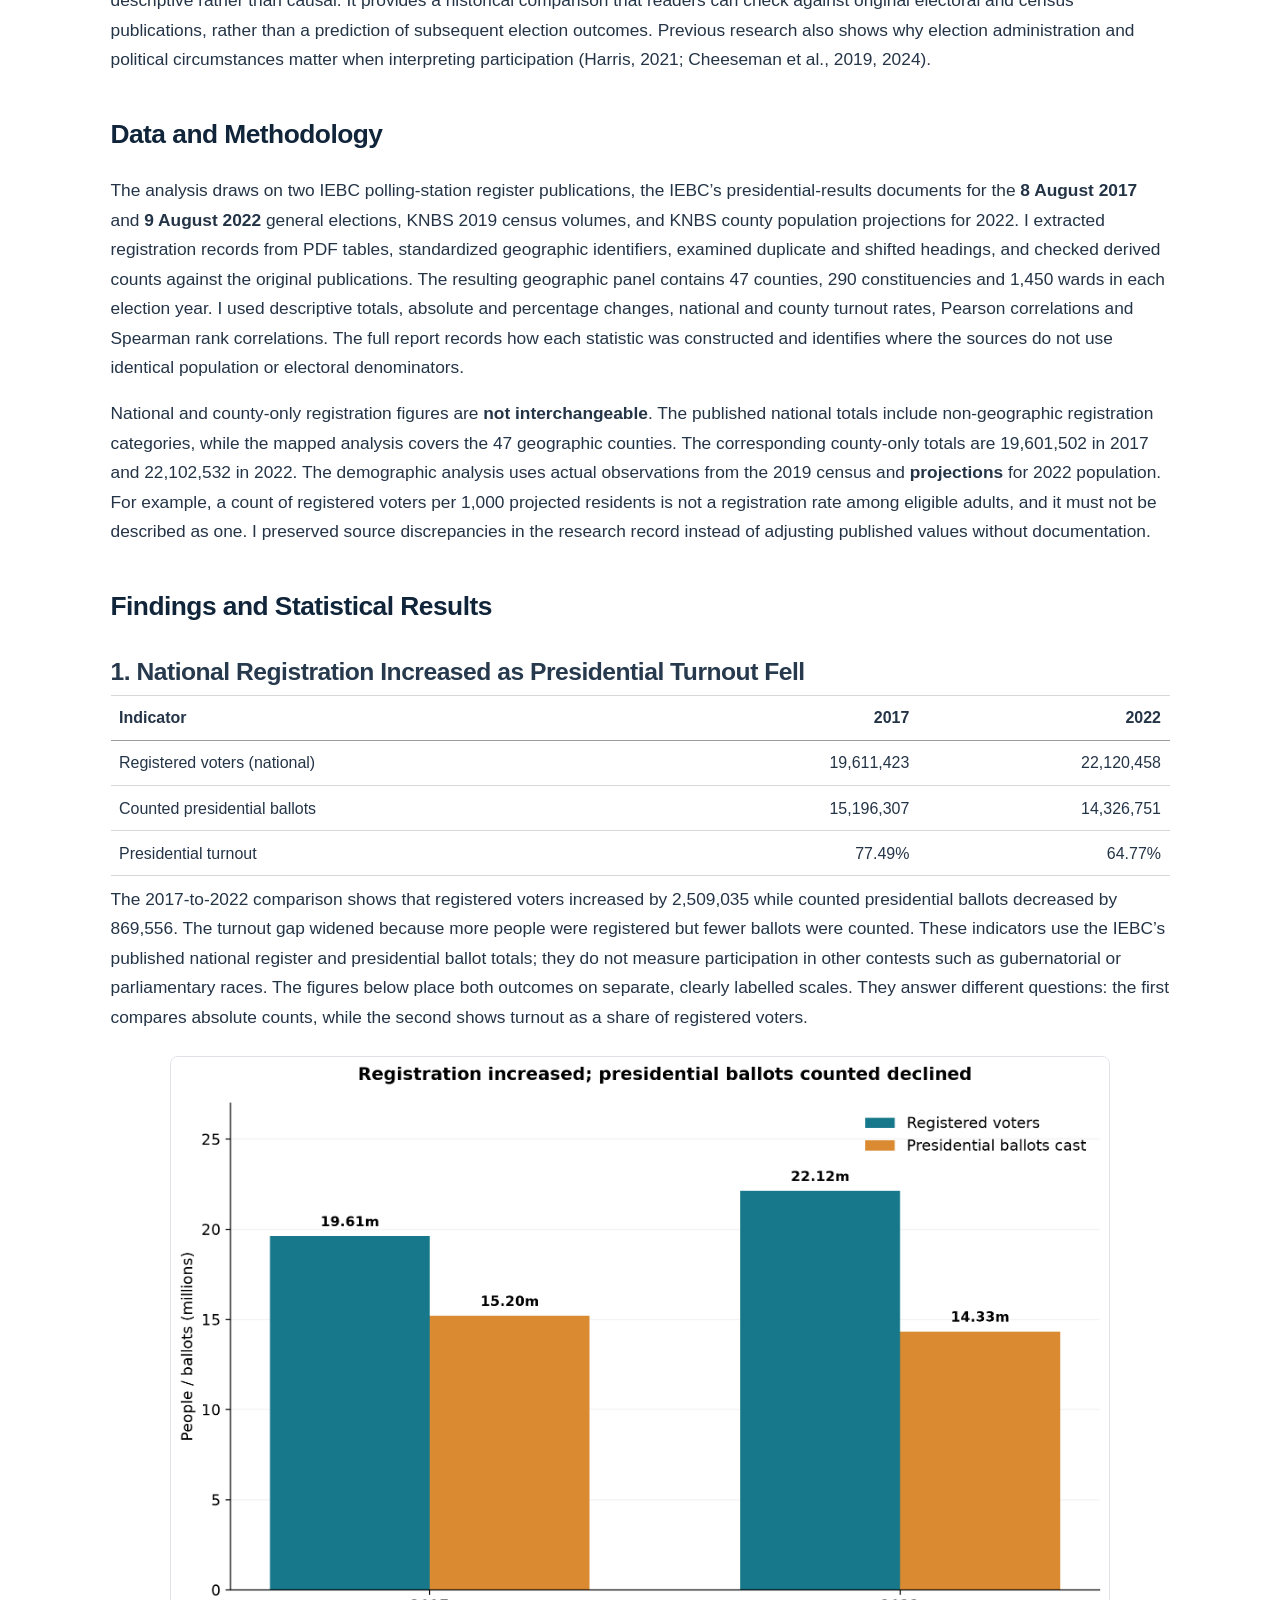
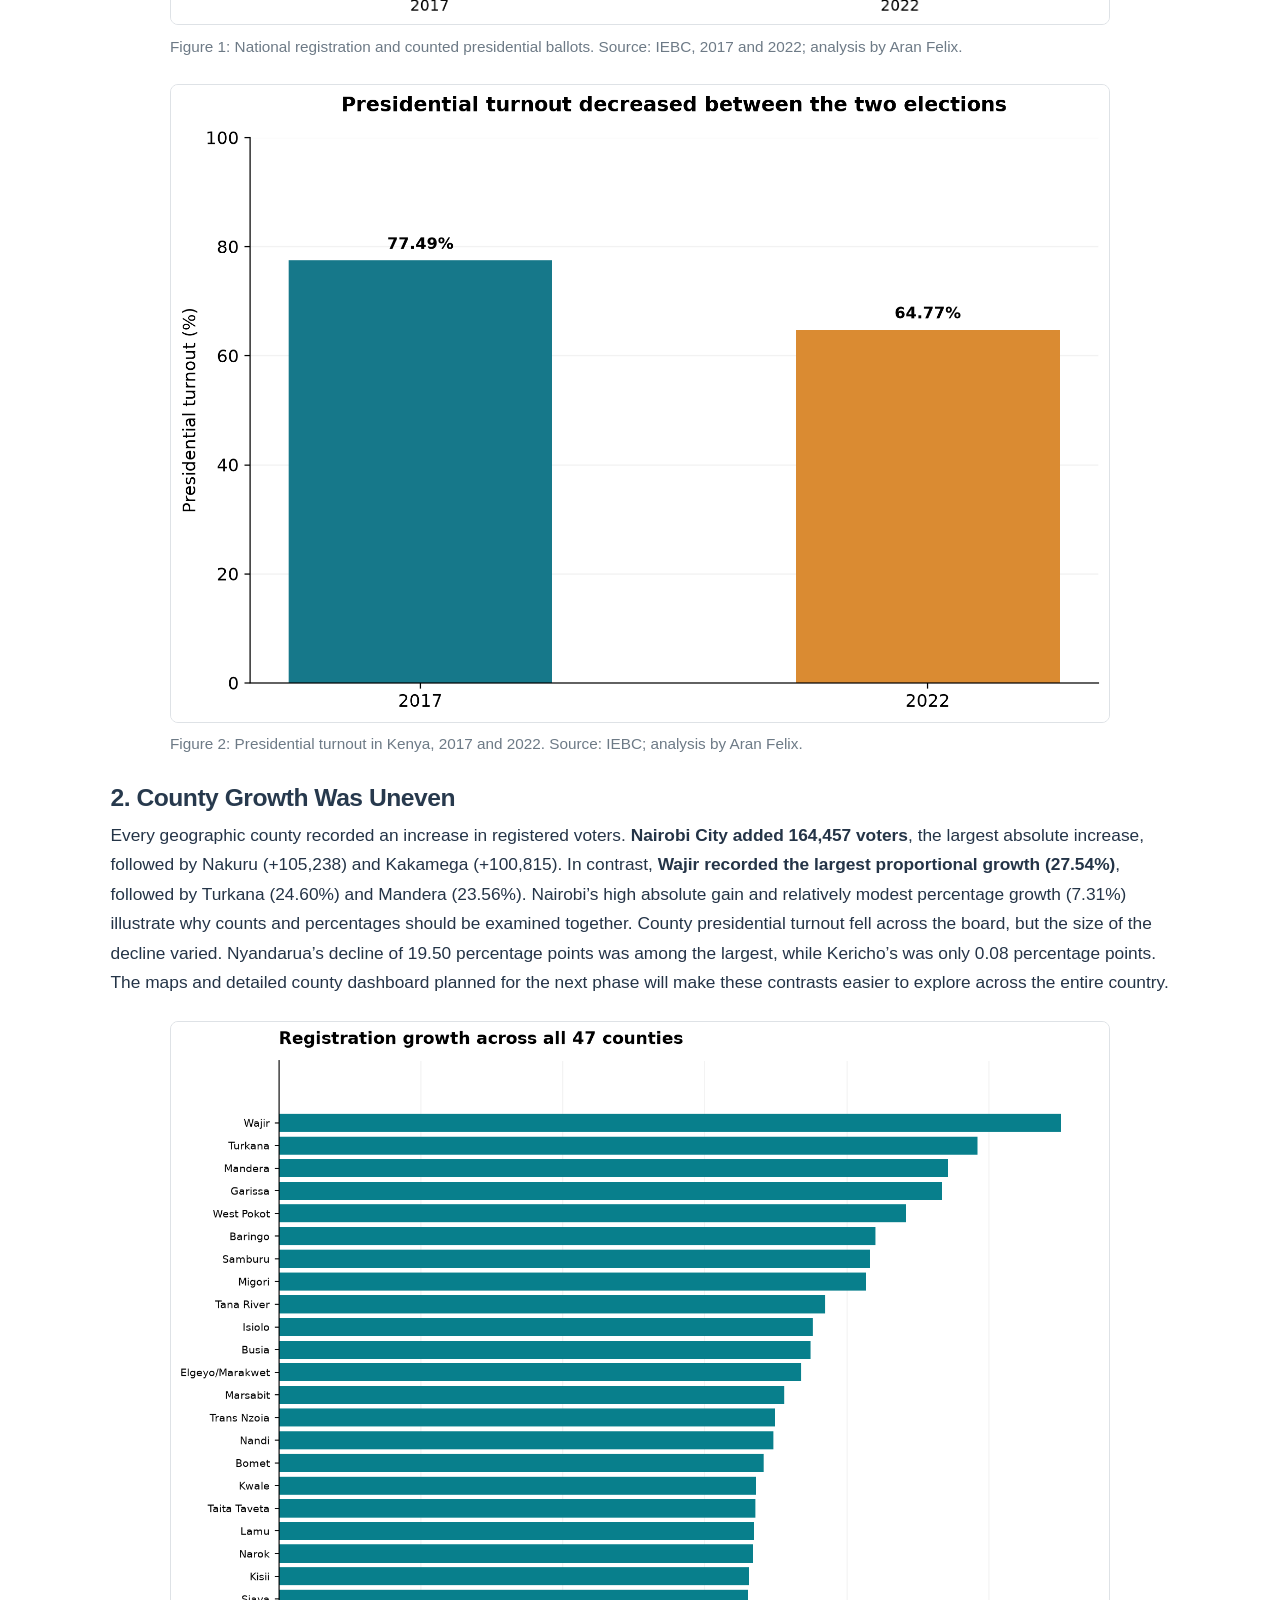
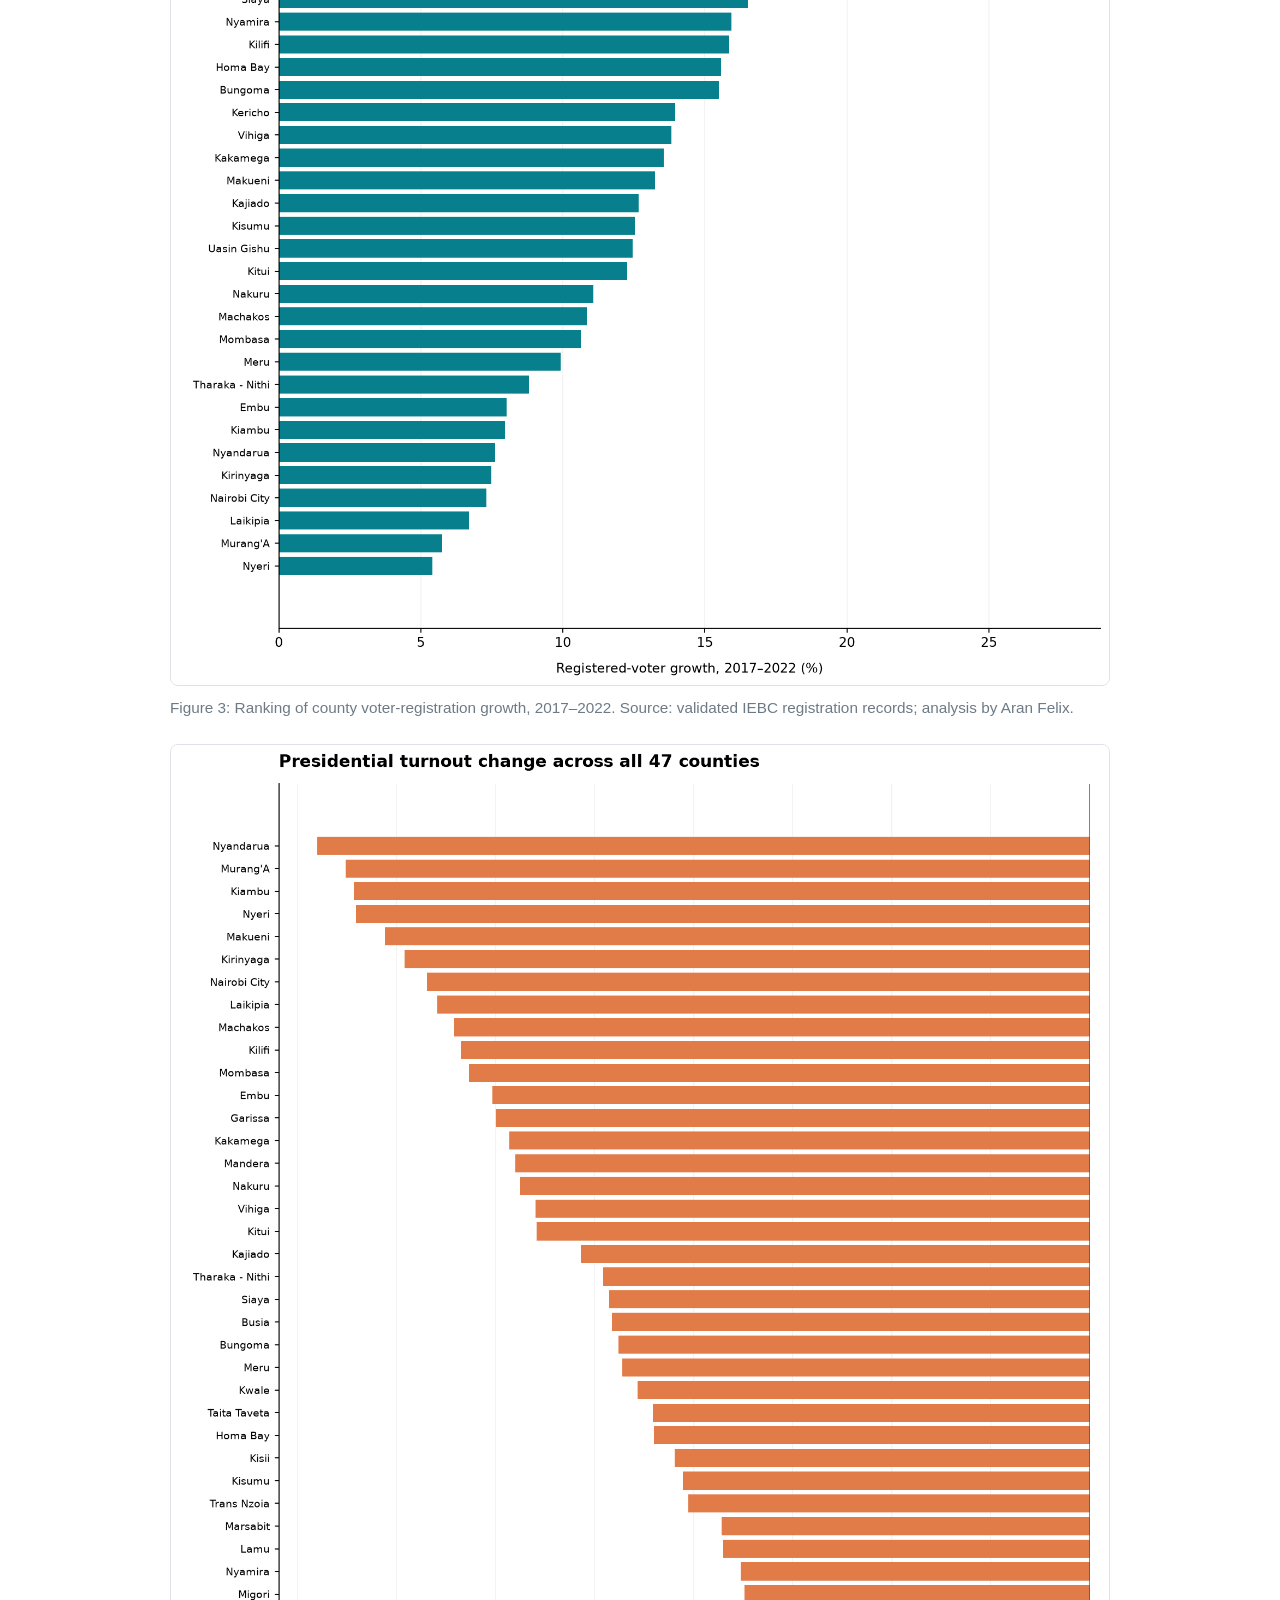
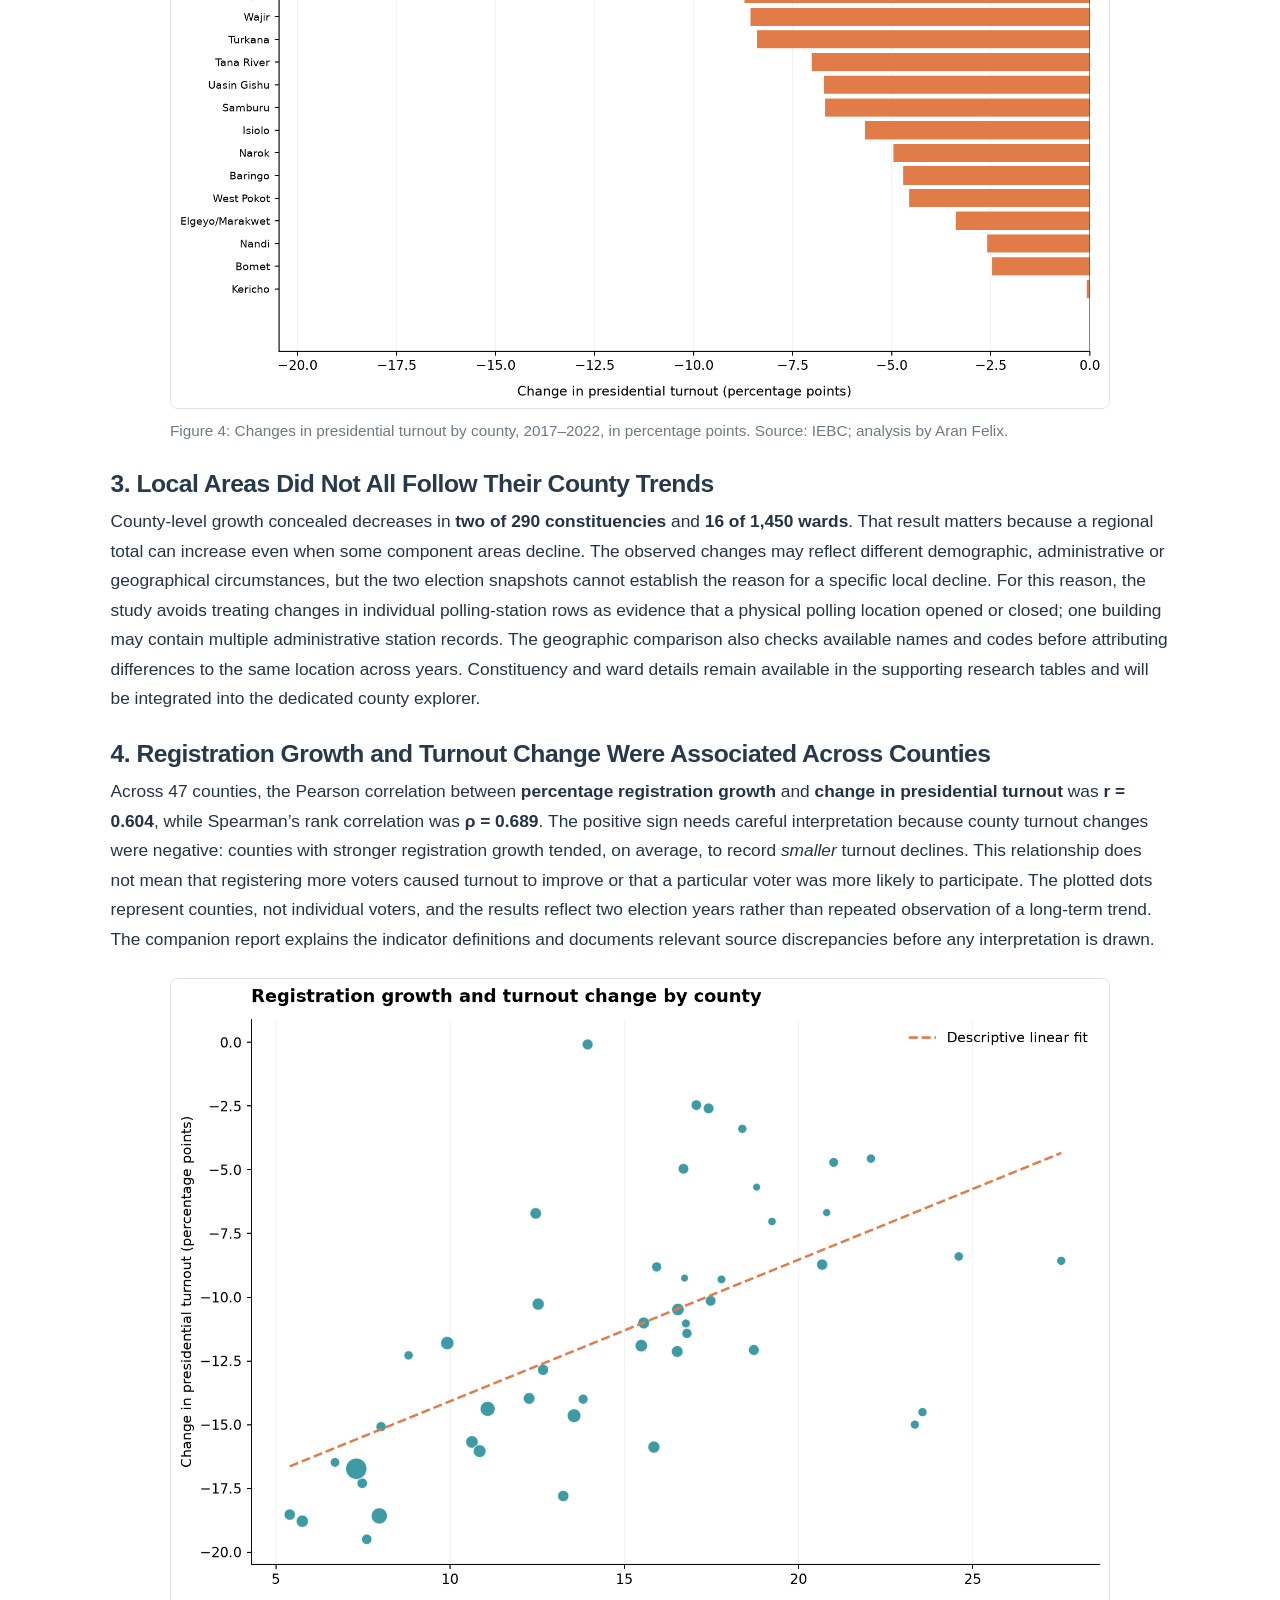
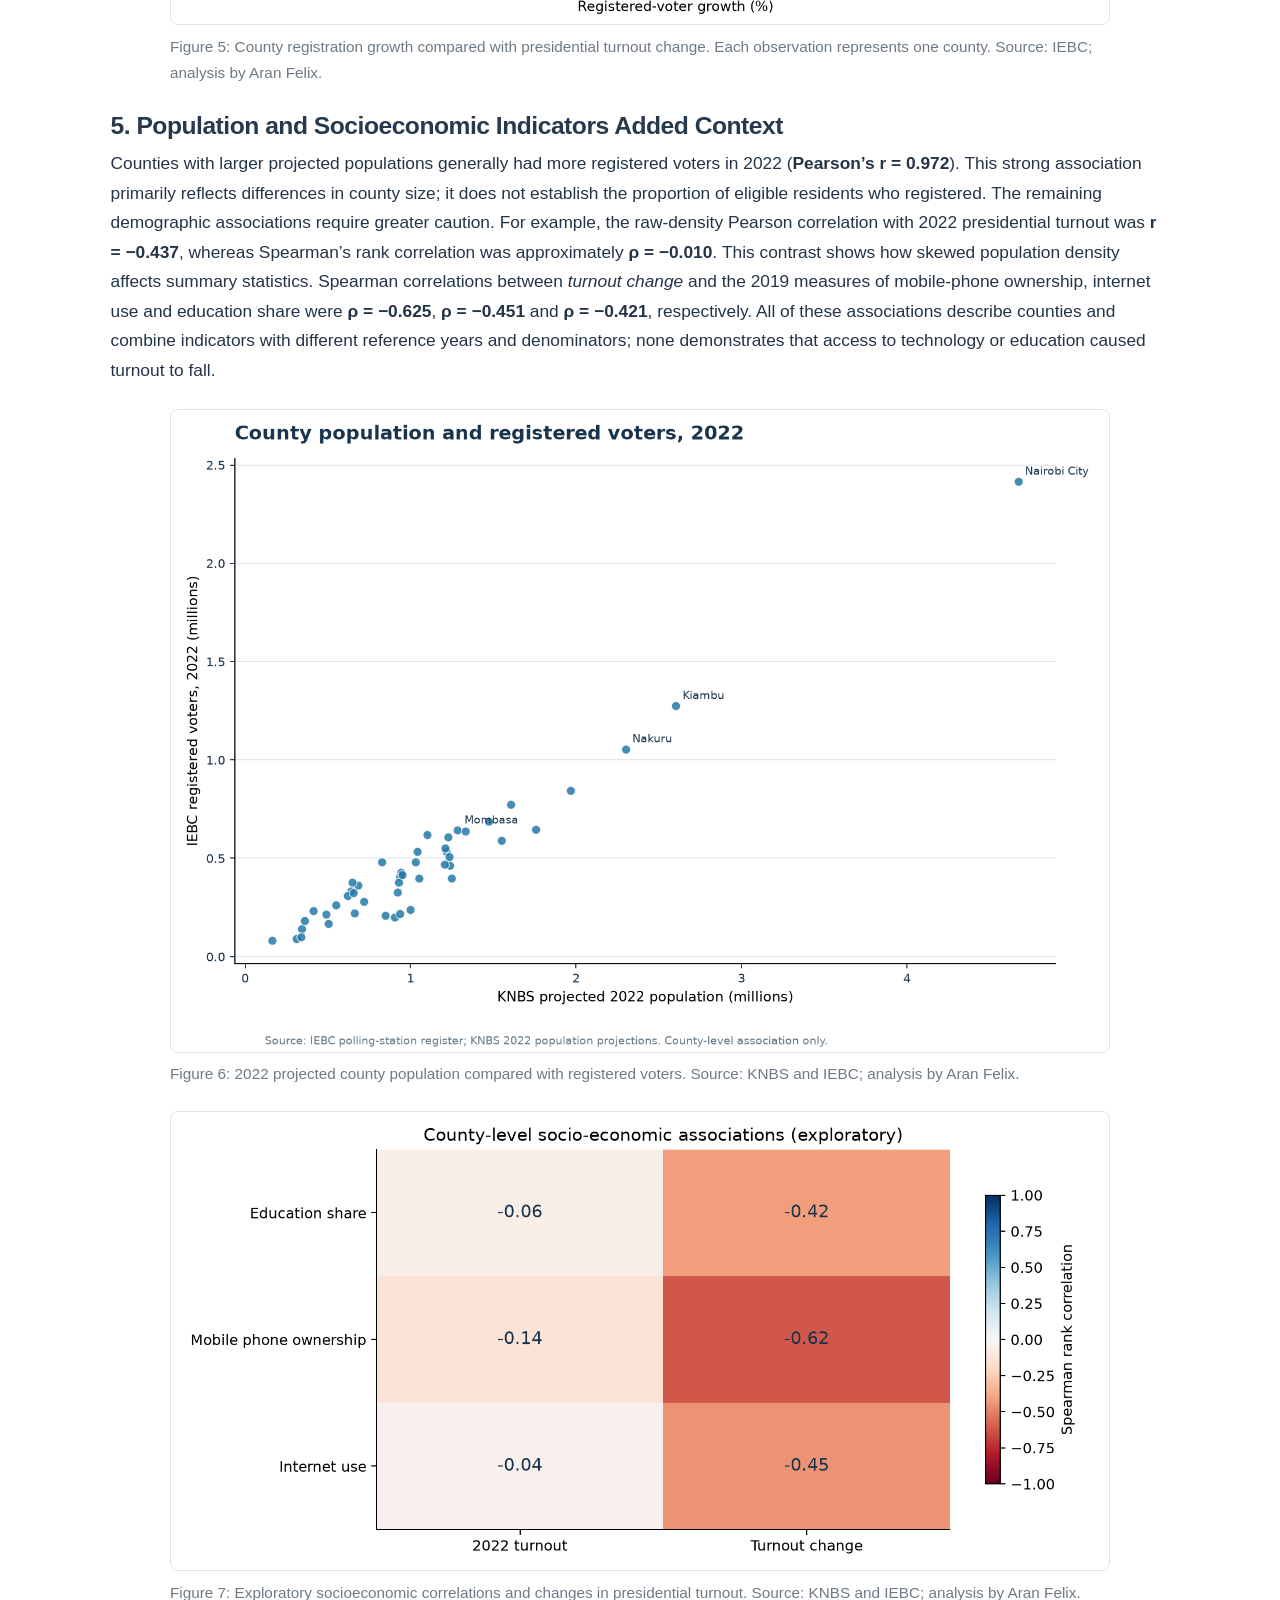
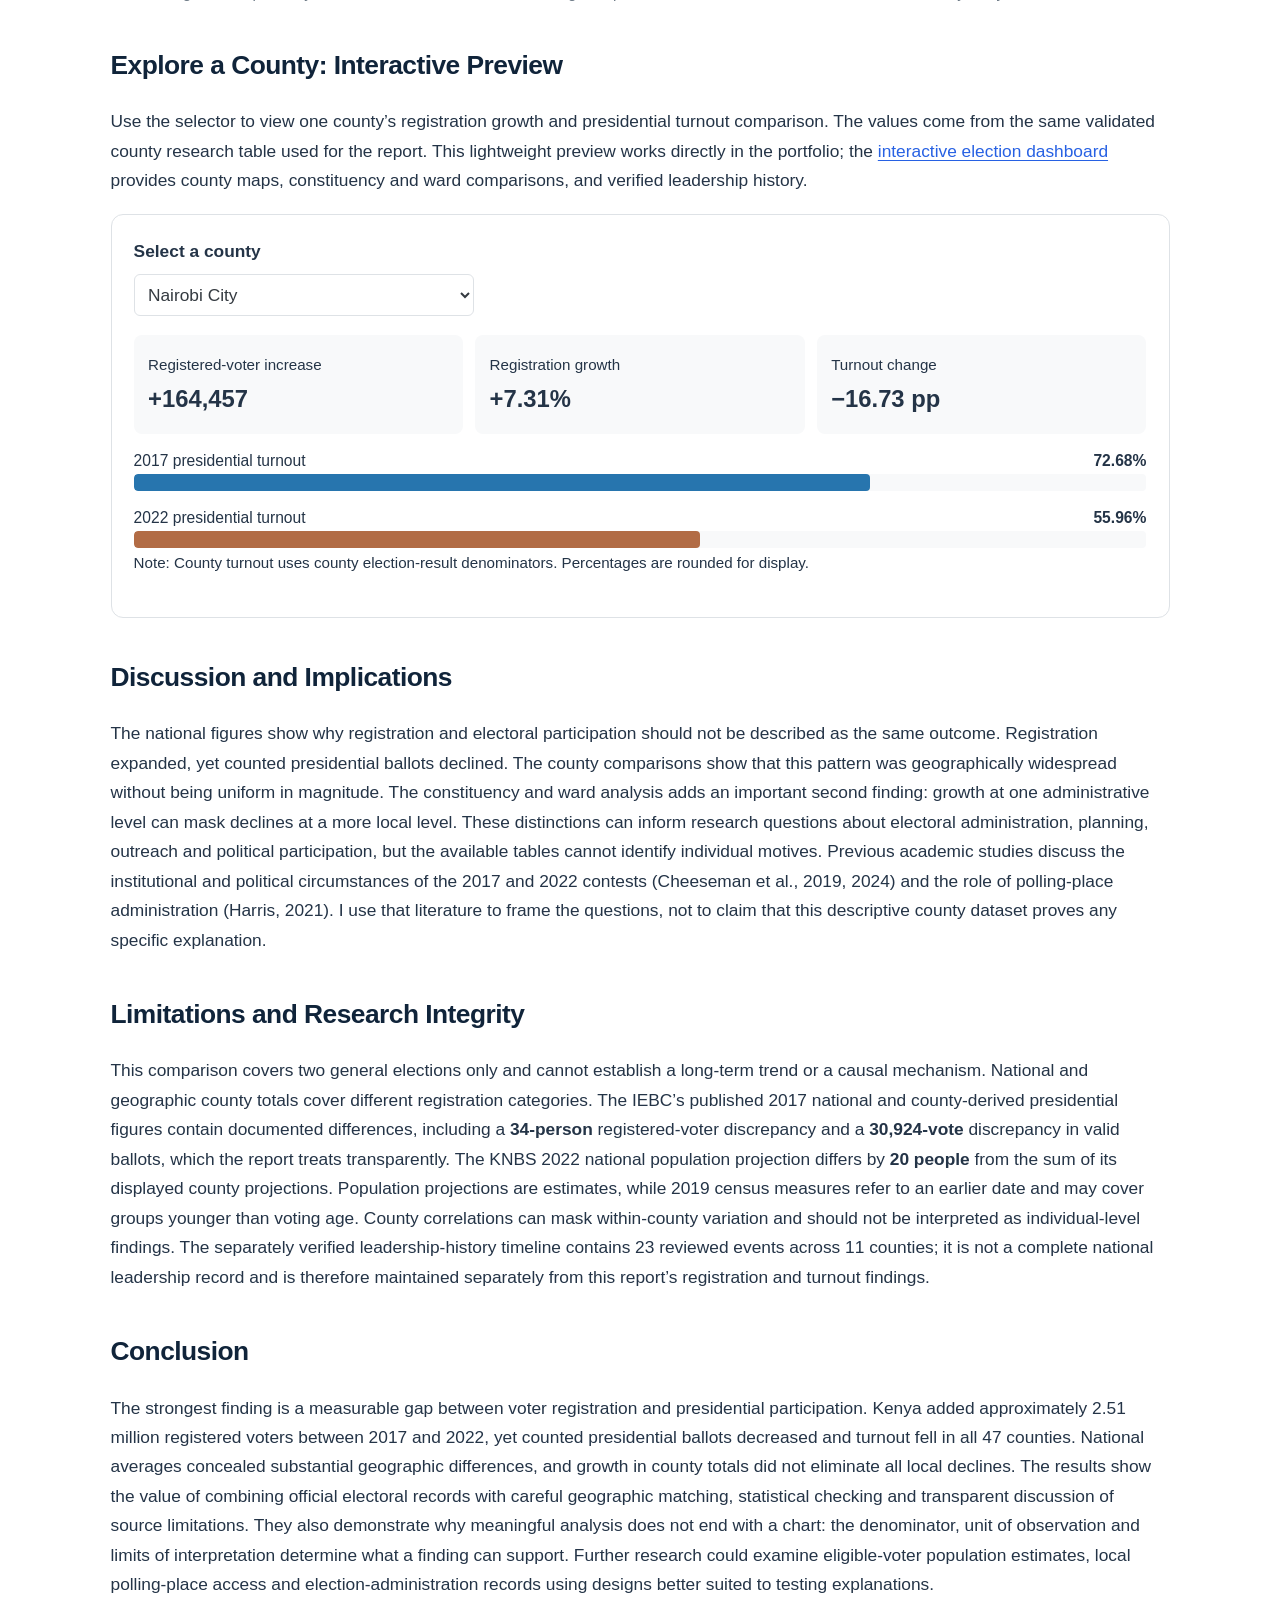
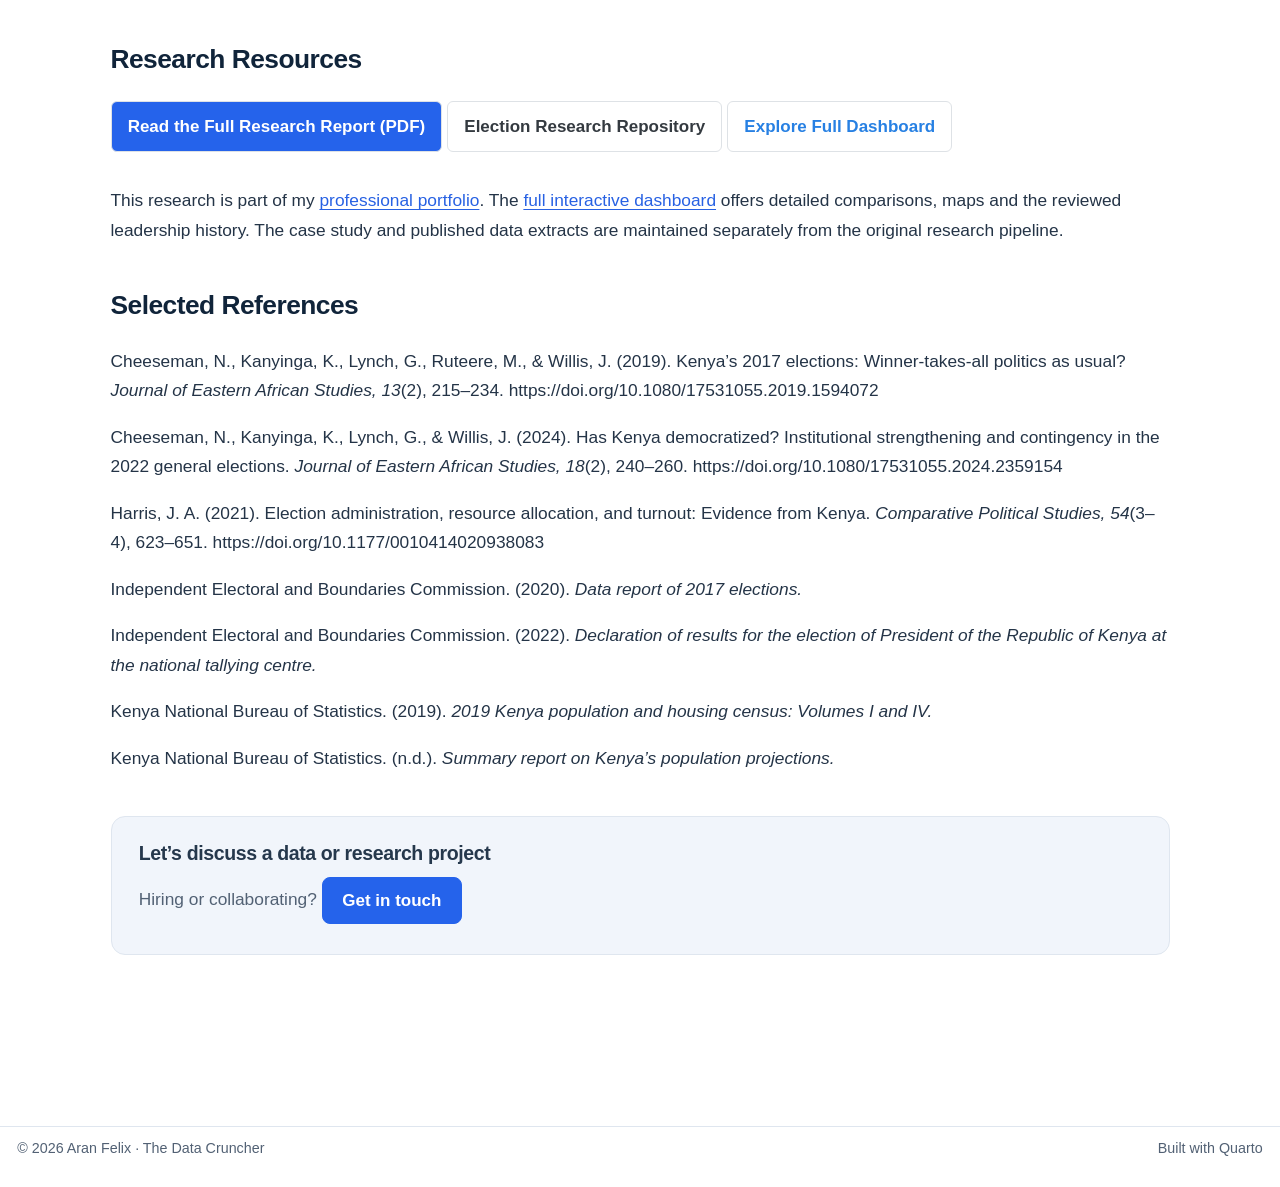
<file: docs/projects/kenya-voters.html>
<!DOCTYPE html>
<html xmlns="http://www.w3.org/1999/xhtml" lang="en-GB" xml:lang="en-GB"><head>

<meta charset="utf-8">
<meta name="generator" content="quarto-1.10.19">

<meta name="viewport" content="width=device-width, initial-scale=1.0, user-scalable=yes">

<meta name="author" content="Aran Felix">
<meta name="dcterms.date" content="2026-11-02">
<meta name="description" content="County, constituency and ward comparisons of voter registration, presidential turnout and demographic patterns in Kenya, 2017–2022.">

<title>Mapping Kenya’s Electorate: Voter Registration, Presidential Turnout and Demographic Patterns, 2017–2022 – Aran Felix</title>
<style>
/* Default styles provided by pandoc.
** See https://pandoc.org/MANUAL.html#variables-for-html for config info.
*/
span.smallcaps{font-variant: small-caps;}
div.columns{display: flex; gap: 1.5em;}
div.column{flex: auto;}
@media screen {
div.columns{gap: min(4vw, 1.5em);}
div.column{overflow-x: auto;}
}
div.hanging-indent{margin-left: 1.5em; text-indent: -1.5em;}
ul.task-list{list-style: none;}
ul.task-list li input[type="checkbox"] {
  width: 0.8em;
  margin: 0 0.8em 0.2em -1em; /* quarto-specific, see https://github.com/quarto-dev/quarto-cli/issues/4556 */ 
  vertical-align: middle;
}
</style>


<script src="../site_libs/quarto-nav/quarto-nav.js"></script>
<script src="../site_libs/quarto-nav/headroom.min.js"></script>
<script src="../site_libs/clipboard/clipboard.min.js"></script>
<script src="../site_libs/quarto-search/autocomplete.umd.js"></script>
<script src="../site_libs/quarto-search/fuse.min.js"></script>
<script src="../site_libs/quarto-search/quarto-search.js"></script>
<meta name="quarto:offset" content="../">
<link href="../images/favicon.svg" rel="icon" type="image/svg+xml">
<script src="../site_libs/quarto-html/quarto.js" type="module"></script>
<script src="../site_libs/quarto-html/tabsets/tabsets.js" type="module"></script>
<script src="../site_libs/quarto-html/popper.min.js"></script>
<script src="../site_libs/quarto-html/tippy.umd.min.js"></script>
<script src="../site_libs/quarto-html/anchor.min.js"></script>
<link href="../site_libs/quarto-html/tippy.css" rel="stylesheet">
<link href="../site_libs/quarto-html/quarto-syntax-highlighting-bf27225e3a48a9273f3daa8f8e829971.css" rel="stylesheet" class="quarto-color-scheme" id="quarto-text-highlighting-styles">
<link href="../site_libs/quarto-html/quarto-syntax-highlighting-dark-b626d73c4c936ccc3cb08be7d45d1df6.css" rel="stylesheet" class="quarto-color-scheme quarto-color-alternate" id="quarto-text-highlighting-styles">
<link href="../site_libs/quarto-html/quarto-syntax-highlighting-bf27225e3a48a9273f3daa8f8e829971.css" rel="stylesheet" class="quarto-color-scheme-extra" id="quarto-text-highlighting-styles">
<script src="../site_libs/bootstrap/bootstrap.min.js"></script>
<link href="../site_libs/bootstrap/bootstrap-icons.css" rel="stylesheet">
<link href="../site_libs/bootstrap/bootstrap-2e0addd86a0554f30a0ee7917919a5fd.min.css" rel="stylesheet" append-hash="true" class="quarto-color-scheme" id="quarto-bootstrap" data-mode="light">
<link href="../site_libs/bootstrap/bootstrap-dark-408354a653e7c238ce25e4c523e7c413.min.css" rel="stylesheet" append-hash="true" class="quarto-color-scheme quarto-color-alternate" id="quarto-bootstrap" data-mode="dark">
<link href="../site_libs/bootstrap/bootstrap-2e0addd86a0554f30a0ee7917919a5fd.min.css" rel="stylesheet" append-hash="true" class="quarto-color-scheme-extra" id="quarto-bootstrap" data-mode="light">
<script id="quarto-search-options" type="application/json">{
  "location": "navbar",
  "copy-button": false,
  "collapse-after": 3,
  "panel-placement": "end",
  "type": "overlay",
  "limit": 50,
  "keyboard-shortcut": [
    "f",
    "/",
    "s"
  ],
  "show-item-context": false,
  "language": {
    "search-no-results-text": "No results",
    "search-matching-documents-text": "matching documents",
    "search-copy-link-title": "Copy link to search",
    "search-hide-matches-text": "Hide additional matches",
    "search-more-match-text": "more match in this document",
    "search-more-matches-text": "more matches in this document",
    "search-clear-button-title": "Clear",
    "search-text-placeholder": "",
    "search-detached-cancel-button-title": "Cancel",
    "search-submit-button-title": "Submit",
    "search-label": "Search"
  }
}</script>
<style>html{ scroll-behavior: smooth; }</style>


<link rel="stylesheet" href="../styles.css">
<link rel="stylesheet" href="../tools.css">
<meta property="og:title" content="Mapping Kenya’s Electorate: Voter Registration, Presidential Turnout and Demographic Patterns, 2017–2022 – Aran Felix">
<meta property="og:description" content="County, constituency and ward comparisons of voter registration, presidential turnout and demographic patterns in Kenya, 2017–2022.">
<meta property="og:image" content="https://aranfelix.github.io/images/kenya-election/electorate-card.webp">
<meta property="og:site_name" content="Aran Felix">
<meta property="og:image:alt" content="Illustration representing voter registration and electoral data analysis in Kenya.">
<meta name="twitter:title" content="Mapping Kenya’s Electorate: Voter Registration, Presidential Turnout and Demographic Patterns, 2017–2022 – Aran Felix">
<meta name="twitter:description" content="County, constituency and ward comparisons of voter registration, presidential turnout and demographic patterns in Kenya, 2017–2022.">
<meta name="twitter:image" content="https://aranfelix.github.io/images/kenya-election/electorate-card.webp">
<meta name="twitter:image:alt" content="Illustration representing voter registration and electoral data analysis in Kenya.">
<meta name="twitter:card" content="summary_large_image">
</head>

<body class="nav-fixed quarto-light"><script id="quarto-html-before-body" type="application/javascript">
    const toggleBodyColorMode = (bsSheetEl) => {
      const mode = bsSheetEl.getAttribute("data-mode");
      const bodyEl = window.document.querySelector("body");
      if (mode === "dark") {
        bodyEl.classList.add("quarto-dark");
        bodyEl.classList.remove("quarto-light");
      } else {
        bodyEl.classList.add("quarto-light");
        bodyEl.classList.remove("quarto-dark");
      }
    }
    const toggleBodyColorPrimary = () => {
      const bsSheetEl = window.document.querySelector("link#quarto-bootstrap:not([rel=disabled-stylesheet])");
      if (bsSheetEl) {
        toggleBodyColorMode(bsSheetEl);
      }
    }
    const setColorSchemeToggle = (alternate) => {
      const toggles = window.document.querySelectorAll('.quarto-color-scheme-toggle');
      for (let i=0; i < toggles.length; i++) {
        const toggle = toggles[i];
        if (toggle) {
          if (alternate) {
            toggle.classList.add("alternate");
          } else {
            toggle.classList.remove("alternate");
          }
        }
      }
    };
    const toggleColorMode = (alternate) => {
      // Switch the stylesheets
      const primaryStylesheets = window.document.querySelectorAll('link.quarto-color-scheme:not(.quarto-color-alternate)');
      const alternateStylesheets = window.document.querySelectorAll('link.quarto-color-scheme.quarto-color-alternate');
      manageTransitions('#quarto-margin-sidebar .nav-link', false);
      if (alternate) {
        // note: dark is layered on light, we don't disable primary!
        enableStylesheet(alternateStylesheets);
        for (const sheetNode of alternateStylesheets) {
          if (sheetNode.id === "quarto-bootstrap") {
            toggleBodyColorMode(sheetNode);
          }
        }
      } else {
        disableStylesheet(alternateStylesheets);
        enableStylesheet(primaryStylesheets)
        toggleBodyColorPrimary();
      }
      manageTransitions('#quarto-margin-sidebar .nav-link', true);
      // Switch the toggles
      setColorSchemeToggle(alternate)
      // Hack to workaround the fact that safari doesn't
      // properly recolor the scrollbar when toggling (#1455)
      if (navigator.userAgent.indexOf('Safari') > 0 && navigator.userAgent.indexOf('Chrome') == -1) {
        manageTransitions("body", false);
        window.scrollTo(0, 1);
        setTimeout(() => {
          window.scrollTo(0, 0);
          manageTransitions("body", true);
        }, 40);
      }
    }
    const disableStylesheet = (stylesheets) => {
      for (let i=0; i < stylesheets.length; i++) {
        const stylesheet = stylesheets[i];
        stylesheet.rel = 'disabled-stylesheet';
      }
    }
    const enableStylesheet = (stylesheets) => {
      for (let i=0; i < stylesheets.length; i++) {
        const stylesheet = stylesheets[i];
        if(stylesheet.rel !== 'stylesheet') { // for Chrome, which will still FOUC without this check
          stylesheet.rel = 'stylesheet';
        }
      }
    }
    const manageTransitions = (selector, allowTransitions) => {
      const els = window.document.querySelectorAll(selector);
      for (let i=0; i < els.length; i++) {
        const el = els[i];
        if (allowTransitions) {
          el.classList.remove('notransition');
        } else {
          el.classList.add('notransition');
        }
      }
    }
    const isFileUrl = () => {
      return window.location.protocol === 'file:';
    }
    const hasAlternateSentinel = () => {
      let styleSentinel = getColorSchemeSentinel();
      if (styleSentinel !== null) {
        return styleSentinel === "alternate";
      } else {
        return false;
      }
    }
    const setStyleSentinel = (alternate) => {
      const value = alternate ? "alternate" : "default";
      if (!isFileUrl()) {
        window.localStorage.setItem("quarto-color-scheme", value);
      } else {
        localAlternateSentinel = value;
      }
    }
    const getColorSchemeSentinel = () => {
      if (!isFileUrl()) {
        const storageValue = window.localStorage.getItem("quarto-color-scheme");
        return storageValue != null ? storageValue : localAlternateSentinel;
      } else {
        return localAlternateSentinel;
      }
    }
    const toggleGiscusIfUsed = (isAlternate, darkModeDefault) => {
      const baseTheme = document.querySelector('#giscus-base-theme')?.value ?? 'light';
      const alternateTheme = document.querySelector('#giscus-alt-theme')?.value ?? 'dark';
      let newTheme = '';
      if(authorPrefersDark) {
        newTheme = isAlternate ? baseTheme : alternateTheme;
      } else {
        newTheme = isAlternate ? alternateTheme : baseTheme;
      }
      const changeGiscusTheme = () => {
        // From: https://github.com/giscus/giscus/issues/336
        const sendMessage = (message) => {
          const iframe = document.querySelector('iframe.giscus-frame');
          if (!iframe) return;
          iframe.contentWindow.postMessage({ giscus: message }, 'https://giscus.app');
        }
        sendMessage({
          setConfig: {
            theme: newTheme
          }
        });
      }
      const isGiscussLoaded = window.document.querySelector('iframe.giscus-frame') !== null;
      if (isGiscussLoaded) {
        changeGiscusTheme();
      }
    };
    const authorPrefersDark = false;
    const queryPrefersDark = window.matchMedia('(prefers-color-scheme: dark)');
    const darkModeDefault = queryPrefersDark.matches;
      document.querySelector('link#quarto-text-highlighting-styles.quarto-color-scheme-extra').rel = 'disabled-stylesheet';
      document.querySelector('link#quarto-bootstrap.quarto-color-scheme-extra').rel = 'disabled-stylesheet';
    let localAlternateSentinel = darkModeDefault ? 'alternate' : 'default';
    // Dark / light mode switch
    window.quartoToggleColorScheme = () => {
      // Read the current dark / light value
      let toAlternate = !hasAlternateSentinel();
      toggleColorMode(toAlternate);
      setStyleSentinel(toAlternate);
      toggleGiscusIfUsed(toAlternate, darkModeDefault);
      window.dispatchEvent(new Event('resize'));
    };
    queryPrefersDark.addEventListener("change", e => {
      if(window.localStorage.getItem("quarto-color-scheme") !== null)
        return;
      const alternate = e.matches
      toggleColorMode(alternate);
      localAlternateSentinel = e.matches ? 'alternate' : 'default'; // this is used alongside local storage!
      toggleGiscusIfUsed(alternate, darkModeDefault);
    });
    // Switch to dark mode if need be
    if (hasAlternateSentinel()) {
      toggleColorMode(true);
    } else {
      toggleColorMode(false);
    }
  </script>

<div id="quarto-search-results"></div>
  <header id="quarto-header" class="headroom fixed-top">
    <nav class="navbar navbar-expand-lg " data-bs-theme="dark">
      <div class="navbar-container container-fluid">
      <div class="navbar-brand-container mx-auto">
    <a href="../index.html" class="navbar-brand navbar-brand-logo">
    <img src="../images/logo.png" alt="Aran Felix, The Data Cruncher" class="navbar-logo light-content">
    <img src="../images/logo.png" alt="Aran Felix, The Data Cruncher" class="navbar-logo dark-content">
    </a>
  </div>
            <div id="quarto-search" class="" title="Search"></div>
          <button class="navbar-toggler" type="button" data-bs-toggle="collapse" data-bs-target="#navbarCollapse" aria-controls="navbarCollapse" role="menu" aria-expanded="false" aria-label="Toggle navigation" onclick="if (window.quartoToggleHeadroom) { window.quartoToggleHeadroom(); }">
  <span class="navbar-toggler-icon"></span>
</button>
          <div class="collapse navbar-collapse" id="navbarCollapse">
            <ul class="navbar-nav navbar-nav-scroll ms-auto">
  <li class="nav-item">
    <a class="nav-link" href="../index.html"> 
<span class="menu-text">Home</span></a>
  </li>  
  <li class="nav-item">
    <a class="nav-link" href="../projects.html"> 
<span class="menu-text">Projects</span></a>
  </li>  
  <li class="nav-item">
    <a class="nav-link" href="../research-m-e.html"> 
<span class="menu-text">Research &amp; M&amp;E</span></a>
  </li>  
  <li class="nav-item">
    <a class="nav-link" href="../about.html"> 
<span class="menu-text">About</span></a>
  </li>  
  <li class="nav-item dropdown ">
    <a class="nav-link dropdown-toggle" href="#" id="nav-menu-contact" role="link" data-bs-toggle="dropdown" aria-expanded="false">
 <span class="menu-text">Contact</span>
    </a>
    <ul class="dropdown-menu dropdown-menu-end" aria-labelledby="nav-menu-contact">    
        <li>
    <a class="dropdown-item" href="https://wa.me/254111991749"><i class="bi bi-whatsapp" role="img">
</i> 
 <span class="dropdown-text">WhatsApp</span></a>
  </li>  
        <li>
    <a class="dropdown-item" href="https://www.linkedin.com/in/aranfelix/"><i class="bi bi-linkedin" role="img">
</i> 
 <span class="dropdown-text">LinkedIn</span></a>
  </li>  
        <li>
    <a class="dropdown-item" href="mailto:aranfelix2013@gmail.com"><i class="bi bi-envelope" role="img">
</i> 
 <span class="dropdown-text">Email</span></a>
  </li>  
        <li>
    <a class="dropdown-item" href="https://github.com/aranfelix"><i class="bi bi-github" role="img">
</i> 
 <span class="dropdown-text">GitHub</span></a>
  </li>  
    </ul>
  </li>
</ul>
          </div> <!-- /navcollapse -->
            <div class="quarto-navbar-tools">
  <a href="" class="quarto-color-scheme-toggle quarto-navigation-tool  px-1" onclick="window.quartoToggleColorScheme(); return false;" title="Toggle dark mode"><i class="bi"></i></a>
</div>
      </div> <!-- /container-fluid -->
    </nav>
</header>
<!-- content -->
<div id="quarto-content" class="quarto-container page-columns page-rows-contents page-layout-article page-navbar">
<!-- sidebar -->
<!-- margin-sidebar -->
    <div id="quarto-margin-sidebar" class="sidebar margin-sidebar">
        <nav id="TOC" role="doc-toc" class="toc-active">
    <h2 id="toc-title">On this page</h2>
   
  <ul class="collapse">
  <li><a href="#executive-summary" id="toc-executive-summary" class="nav-link active" data-scroll-target="#executive-summary">Executive Summary</a></li>
  <li><a href="#research-background-and-questions" id="toc-research-background-and-questions" class="nav-link" data-scroll-target="#research-background-and-questions">Research Background and Questions</a></li>
  <li><a href="#data-and-methodology" id="toc-data-and-methodology" class="nav-link" data-scroll-target="#data-and-methodology">Data and Methodology</a></li>
  <li><a href="#findings-and-statistical-results" id="toc-findings-and-statistical-results" class="nav-link" data-scroll-target="#findings-and-statistical-results">Findings and Statistical Results</a></li>
  <li><a href="#explore-a-county-interactive-preview" id="toc-explore-a-county-interactive-preview" class="nav-link" data-scroll-target="#explore-a-county-interactive-preview">Explore a County: Interactive Preview</a></li>
  <li><a href="#discussion-and-implications" id="toc-discussion-and-implications" class="nav-link" data-scroll-target="#discussion-and-implications">Discussion and Implications</a></li>
  <li><a href="#limitations-and-research-integrity" id="toc-limitations-and-research-integrity" class="nav-link" data-scroll-target="#limitations-and-research-integrity">Limitations and Research Integrity</a></li>
  <li><a href="#conclusion" id="toc-conclusion" class="nav-link" data-scroll-target="#conclusion">Conclusion</a></li>
  <li><a href="#research-resources" id="toc-research-resources" class="nav-link" data-scroll-target="#research-resources">Research Resources</a></li>
  <li><a href="#selected-references" id="toc-selected-references" class="nav-link" data-scroll-target="#selected-references">Selected References</a></li>
  </ul>
</nav>
    </div>
<!-- main -->
<main class="content" id="quarto-document-content">


<header id="title-block-header" class="quarto-title-block default">
<div class="quarto-title">
<h1 class="title">Mapping Kenya’s Electorate: Voter Registration, Presidential Turnout and Demographic Patterns, 2017–2022</h1>
<p class="subtitle lead">An independent, reproducible analysis of Kenya’s 2017 and 2022 general elections</p>
  <div class="quarto-categories">
    <div class="quarto-category">Elections</div>
    <div class="quarto-category">Research</div>
    <div class="quarto-category">Data Analysis</div>
    <div class="quarto-category">Statistics</div>
    <div class="quarto-category">Python</div>
    <div class="quarto-category">R</div>
  </div>
  </div>

<div>
  <div class="description">
    County, constituency and ward comparisons of voter registration, presidential turnout and demographic patterns in Kenya, 2017–2022.
  </div>
</div>


<div class="quarto-title-meta">

    <div>
    <div class="quarto-title-meta-heading">Author</div>
    <div class="quarto-title-meta-contents">
             <p>Aran Felix </p>
          </div>
  </div>
    
    <div>
    <div class="quarto-title-meta-heading">Published</div>
    <div class="quarto-title-meta-contents">
      <p class="date">2 November 2026</p>
    </div>
  </div>
  
    
  </div>
  


</header>


<!-- BEGIN PHASE 8.3 ELECTION IMAGE INTEGRATION -->
<style>
/* BEGIN PHASE 8.3 ELECTION IMAGE — local to the Kenya case-study page */
#title-block-header {
  box-sizing: border-box;
  width: 100%;
  min-width: 0;
  min-height: clamp(300px, 30vw, 430px);
  padding: clamp(1.4rem, 3.2vw, 2.7rem);
  margin: 1.2rem 0 1.65rem;
  border-radius: 17px;
  background-color: #07192c;
  background-image:
    linear-gradient(90deg, rgba(4, 17, 31, .97) 0%, rgba(5, 18, 33, .94) 49%, rgba(5, 18, 33, .82) 74%, rgba(5, 18, 33, .60) 100%),
    url("../images/kenya-election/electorate-hero.webp");
  background-position: center, center;
  background-size: cover;
  background-repeat: no-repeat;
  display: flex;
  flex-direction: column;
  justify-content: center;
  overflow-wrap: anywhere;
  overflow: hidden;
  isolation: isolate;
}
#title-block-header h1,
#title-block-header h1.title,
#title-block-header .title,
#title-block-header .subtitle,
#title-block-header .quarto-title-meta-heading,
#title-block-header .quarto-title-meta-contents,
#title-block-header .quarto-title-authors,
#title-block-header .quarto-title-affiliation,
#title-block-header .description,
#title-block-header p {
  color: #f8fafc !important;
  text-shadow: 0 1px 2px rgba(0, 0, 0, .25);
}
#title-block-header .subtitle,
#title-block-header .description,
#title-block-header .quarto-title-meta-heading { color: #d4e2f1 !important; }
#title-block-header .quarto-title-meta { max-width: 100%; min-width: 0; }
#title-block-header .quarto-title-meta > div { min-width: 0; }
#title-block-header .quarto-title-meta-contents { overflow-wrap: anywhere; }
#title-block-header .quarto-category,
#title-block-header .quarto-category a {
  color: #f3f7fc !important;
  border-color: rgba(231, 241, 253, .55) !important;
  background: rgba(3, 15, 27, .30) !important;
}
#title-block-header a { color: #eef7ff !important; }
@media (max-width: 767px) {
  #title-block-header {
    min-height: 0;
    padding: 1.5rem 1.12rem;
    border-radius: 12px;
    background-position: center, 68% center;
    background-image:
      linear-gradient(90deg, rgba(4, 17, 31, .98) 0%, rgba(5, 18, 33, .95) 75%, rgba(5, 18, 33, .88) 100%),
      url("../images/kenya-election/electorate-hero.webp");
  }
  #title-block-header h1.title { font-size: clamp(1.65rem, 6.2vw, 2.15rem); line-height: 1.19; }
}
.kenya-image-credit { margin: -0.9rem 0 1rem; font-size: 0.78rem; color: var(--muted, #64748b); line-height: 1.5; }
/* END PHASE 8.3 ELECTION IMAGE */
</style>
<!-- END PHASE 8.3 ELECTION IMAGE INTEGRATION -->
<style>
/* Kenya case study only — flexible layout for phones, tablets and desktop. */
.kenya-meta {
  display: flex;
  flex-wrap: wrap;
  align-items: flex-start;
  gap: .65rem;
  max-width: 100%;
  margin: 1.15rem 0 1.5rem;
}
.kenya-meta .kenya-meta-badge {
  flex: 0 1 auto;
  display: block;
  max-width: 100%;
  min-width: 0;
  box-sizing: border-box;
  padding: .38rem .8rem;
  border: 1px solid var(--bs-border-color, #cbd5e1);
  border-radius: 999px;
  font-size: .87rem;
  line-height: 1.5;
  white-space: normal;
  overflow-wrap: anywhere;
}
.kenya-lead { font-size: 1.075rem; line-height: 1.72; max-width: 76ch; }
.kenya-kpis {
  display: grid;
  grid-template-columns: repeat(auto-fit, minmax(min(100%, 200px), 1fr));
  gap: 1rem;
  max-width: 100%;
  margin: 1.15rem 0 1.6rem;
}
.kenya-kpi {
  min-width: 0;
  box-sizing: border-box;
  border: 1px solid var(--bs-border-color, #cbd5e1);
  border-radius: 12px;
  padding: 1.05rem;
  overflow-wrap: anywhere;
}
.kenya-kpi b { display: block; font-size: clamp(1.35rem, 2.8vw, 1.6rem); line-height: 1.25; letter-spacing: -.02em; }
.kenya-kpi small { display: block; opacity: .85; line-height: 1.4; margin-top: .25rem; }
.kenya-note { border-left: 4px solid #607d96; padding: .5rem 1rem; margin: 1.3rem 0; background: var(--bs-tertiary-bg,rgba(180,180,180,.1)); }
.kenya-figure { width: 100%; max-width: 940px; margin: 1.4rem auto; min-width: 0; }
.kenya-figure img { display: block; width: 100%; max-width: 100%; height: auto; box-sizing: border-box; border: 1px solid var(--bs-border-color, #cbd5e1); border-radius: 8px; }
.kenya-preview { width: 100%; max-width: 100%; min-width: 0; box-sizing: border-box; border: 1px solid var(--bs-border-color, #cbd5e1); border-radius: 12px; padding: 1.3rem; margin: 1.1rem 0 1.5rem; overflow-wrap: anywhere; }
.kenya-preview label { display: block; font-weight: 700; margin-bottom: .4rem; }
.kenya-preview select { max-width: 340px; width: 100%; padding: .55rem; border: 1px solid var(--bs-border-color, #777); border-radius: 6px; background: var(--bs-body-bg, #fff); color: var(--bs-body-color, #222); }
.kenya-preview .mini { display: grid; grid-template-columns: repeat(auto-fit, minmax(min(100%, 170px), 1fr)); gap: .7rem; margin-top: 1.1rem; }
.kenya-preview .mini div { min-width: 0; padding: .85rem; background: var(--bs-tertiary-bg, #f4f4f4); border-radius: 8px; }
.kenya-preview .mini strong { display: block; font-size: clamp(1.1rem, 3vw, 1.4rem); overflow-wrap: anywhere; }
.kenya-preview .turnout-row { margin-top: .8rem; }
.kenya-preview .turnout-label { display: flex; flex-wrap: wrap; align-items: baseline; justify-content: space-between; gap: .35rem .7rem; font-size: .92rem; }
.kenya-preview .turnout-label span { min-width: 0; overflow-wrap: anywhere; }
.kenya-preview .track { width: 100%; height: 17px; background: var(--bs-tertiary-bg, #ddd); border-radius: 4px; overflow: hidden; }
.kenya-preview .track > div { height: 100%; border-radius: 4px; background: #2775ae; }
.kenya-preview .track .comparison { background: #b26c45; }
.kenya-resources { display: flex; flex-wrap: wrap; align-items: stretch; gap: .7rem; max-width: 100%; margin: 1rem 0; }
.kenya-resources a, .kenya-resources span { display: inline-flex; align-items: center; box-sizing: border-box; min-width: 0; max-width: 100%; margin: 0; padding: .7rem .95rem; border-radius: 6px; border: 1px solid var(--bs-border-color, #aab4c2); white-space: normal; overflow-wrap: anywhere; text-align: center; }
.kenya-resources a:focus-visible { outline: 3px solid #2676b2; outline-offset: 3px; }
@media (max-width: 540px) {
  .kenya-meta { gap: .5rem; }
  .kenya-meta .kenya-meta-badge { width: 100%; border-radius: 12px; }
  .kenya-kpis, .kenya-preview .mini { grid-template-columns: minmax(0, 1fr); }
  .kenya-preview { padding: 1rem; }
  .kenya-resources a, .kenya-resources span { width: 100%; justify-content: center; }
}
</style>
<div class="kenya-meta" aria-label="Study details">
<div class="kenya-meta-badge">
<strong>Author:</strong> Aran Felix
</div>
<div class="kenya-meta-badge">
<strong>Study period:</strong> 2017–2022
</div>
<div class="kenya-meta-badge">
<strong>Coverage:</strong> 47 counties
</div>
<div class="kenya-meta-badge">
<strong>Methods:</strong> Python, descriptive statistics, correlations and geospatial analysis
</div>
<div class="kenya-meta-badge">
<strong>Research:</strong> completed; interactive dashboard published
</div>
</div>
<div class="kenya-kpis" aria-label="Headline results">
<div class="kenya-kpi">
<b>+2.51 million</b><small>additional registered voters nationally</small>
</div>
<div class="kenya-kpi">
<b>+12.79%</b><small>change in national registration, 2017–2022</small>
</div>
<div class="kenya-kpi">
<b>−12.72 pp</b><small>change in national presidential turnout</small>
</div>
<div class="kenya-kpi">
<b>47 of 47</b><small>counties with registration growth and lower presidential turnout</small>
</div>
</div>
<p><a href="https://aranfelix.github.io/kenya-registered-voters-analysis/" class="btn btn-primary">Explore Interactive Dashboard</a> <a href="../files/Mapping_Kenyas_Electorate_2017-2022_Aran_Felix_REVISED.pdf" class="btn btn-outline-secondary">Read Full Research Report (PDF)</a></p>
<section id="executive-summary" class="level2">
<h2 class="anchored" data-anchor-id="executive-summary">Executive Summary</h2>
<p>Kenya’s registered electorate grew between the 2017 and 2022 general elections, but presidential participation did not follow the same pattern. I examined the Independent Electoral and Boundaries Commission’s (IEBC) voter-registration and presidential-results publications alongside Kenya National Bureau of Statistics (KNBS) population and socioeconomic data. The validated research covers 47 counties, 290 constituencies and 1,450 wards. National registration rose from 19,611,423 voters in 2017 to 22,120,458 in 2022, an increase of 2,509,035 (12.79%). Over the same period, counted presidential ballots fell from 15,196,307 to 14,326,751. National turnout therefore declined from 77.49% to 64.77%, or 12.72 percentage points. Every county recorded growth in registered voters and a decrease in presidential turnout, although the size of these changes differed substantially. Two constituencies and 16 wards recorded declines in registration even as their wider counties grew. I also examined population size, density, education and information-technology indicators to describe county-level associations. Those relationships are exploratory and cannot establish individual voting behaviour or causes of turnout change. This project demonstrates how careful data extraction, validation, geographic matching and transparent interpretation can turn complex administrative records into evidence that researchers, journalists and public-sector planners can examine. The <strong><a href="../files/Mapping_Kenyas_Electorate_2017-2022_Aran_Felix_REVISED.pdf">full research report</a></strong> provides detailed tables, figures, source definitions and limitations.</p>
</section>
<section id="research-background-and-questions" class="level2">
<h2 class="anchored" data-anchor-id="research-background-and-questions">Research Background and Questions</h2>
<p>A rise in the number of registered voters does not necessarily mean that more people cast ballots. Registration measures the size of an administrative roll; turnout uses a defined denominator to assess election-day participation. A county may add registered voters while recording lower turnout, and aggregate changes can hide different patterns across constituencies and wards. To examine these distinctions, the study asks how registration changed between the two election cycles, where changes were concentrated, how presidential turnout shifted, and how geographic variation relates to selected population and socioeconomic measures. The analysis is descriptive rather than causal. It provides a historical comparison that readers can check against original electoral and census publications, rather than a prediction of subsequent election outcomes. Previous research also shows why election administration and political circumstances matter when interpreting participation (Harris, 2021; Cheeseman et al., 2019, 2024).</p>
</section>
<section id="data-and-methodology" class="level2">
<h2 class="anchored" data-anchor-id="data-and-methodology">Data and Methodology</h2>
<p>The analysis draws on two IEBC polling-station register publications, the IEBC’s presidential-results documents for the <strong>8 August 2017</strong> and <strong>9 August 2022</strong> general elections, KNBS 2019 census volumes, and KNBS county population projections for 2022. I extracted registration records from PDF tables, standardized geographic identifiers, examined duplicate and shifted headings, and checked derived counts against the original publications. The resulting geographic panel contains 47 counties, 290 constituencies and 1,450 wards in each election year. I used descriptive totals, absolute and percentage changes, national and county turnout rates, Pearson correlations and Spearman rank correlations. The full report records how each statistic was constructed and identifies where the sources do not use identical population or electoral denominators.</p>
<p>National and county-only registration figures are <strong>not interchangeable</strong>. The published national totals include non-geographic registration categories, while the mapped analysis covers the 47 geographic counties. The corresponding county-only totals are 19,601,502 in 2017 and 22,102,532 in 2022. The demographic analysis uses actual observations from the 2019 census and <strong>projections</strong> for 2022 population. For example, a count of registered voters per 1,000 projected residents is not a registration rate among eligible adults, and it must not be described as one. I preserved source discrepancies in the research record instead of adjusting published values without documentation.</p>
</section>
<section id="findings-and-statistical-results" class="level2">
<h2 class="anchored" data-anchor-id="findings-and-statistical-results">Findings and Statistical Results</h2>
<section id="national-registration-increased-as-presidential-turnout-fell" class="level3">
<h3 class="anchored" data-anchor-id="national-registration-increased-as-presidential-turnout-fell">1. National Registration Increased as Presidential Turnout Fell</h3>
<table class="caption-top table">
<thead>
<tr class="header">
<th style="text-align: left;">Indicator</th>
<th style="text-align: right;">2017</th>
<th style="text-align: right;">2022</th>
</tr>
</thead>
<tbody>
<tr class="odd">
<td style="text-align: left;">Registered voters (national)</td>
<td style="text-align: right;">19,611,423</td>
<td style="text-align: right;">22,120,458</td>
</tr>
<tr class="even">
<td style="text-align: left;">Counted presidential ballots</td>
<td style="text-align: right;">15,196,307</td>
<td style="text-align: right;">14,326,751</td>
</tr>
<tr class="odd">
<td style="text-align: left;">Presidential turnout</td>
<td style="text-align: right;">77.49%</td>
<td style="text-align: right;">64.77%</td>
</tr>
</tbody>
</table>
<p>The 2017-to-2022 comparison shows that registered voters increased by 2,509,035 while counted presidential ballots decreased by 869,556. The turnout gap widened because more people were registered but fewer ballots were counted. These indicators use the IEBC’s published national register and presidential ballot totals; they do not measure participation in other contests such as gubernatorial or parliamentary races. The figures below place both outcomes on separate, clearly labelled scales. They answer different questions: the first compares absolute counts, while the second shows turnout as a share of registered voters.</p>
<div class="kenya-figure">
<div id="fig-national-counts" class="quarto-float quarto-figure quarto-figure-center anchored" alt="Side-by-side comparison of the national registered-voter totals and counted presidential ballots in Kenya's 2017 and 2022 general elections.">
<figure class="quarto-float quarto-float-fig figure">
<div aria-describedby="fig-national-counts-caption-0ceaefa1-69ba-4598-a22c-09a6ac19f8ca">
<img src="../images/kenya-election/national_registered_vs_ballots.png" class="img-fluid figure-img" style="width:100.0%" alt="Side-by-side comparison of the national registered-voter totals and counted presidential ballots in Kenya's 2017 and 2022 general elections.">
</div>
<figcaption class="quarto-float-caption-bottom quarto-float-caption quarto-float-fig" id="fig-national-counts-caption-0ceaefa1-69ba-4598-a22c-09a6ac19f8ca">
Figure&nbsp;1: National registration and counted presidential ballots. Source: IEBC, 2017 and 2022; analysis by Aran Felix.
</figcaption>
</figure>
</div>
</div>
<div class="kenya-figure">
<div id="fig-national-turnout" class="quarto-float quarto-figure quarto-figure-center anchored" alt="Bar chart showing national presidential turnout falling from 77.49 percent in August 2017 to 64.77 percent in August 2022.">
<figure class="quarto-float quarto-float-fig figure">
<div aria-describedby="fig-national-turnout-caption-0ceaefa1-69ba-4598-a22c-09a6ac19f8ca">
<img src="../images/kenya-election/national_presidential_turnout.png" class="img-fluid figure-img" style="width:100.0%" alt="Bar chart showing national presidential turnout falling from 77.49 percent in August 2017 to 64.77 percent in August 2022.">
</div>
<figcaption class="quarto-float-caption-bottom quarto-float-caption quarto-float-fig" id="fig-national-turnout-caption-0ceaefa1-69ba-4598-a22c-09a6ac19f8ca">
Figure&nbsp;2: Presidential turnout in Kenya, 2017 and 2022. Source: IEBC; analysis by Aran Felix.
</figcaption>
</figure>
</div>
</div>
</section>
<section id="county-growth-was-uneven" class="level3">
<h3 class="anchored" data-anchor-id="county-growth-was-uneven">2. County Growth Was Uneven</h3>
<p>Every geographic county recorded an increase in registered voters. <strong>Nairobi City added 164,457 voters</strong>, the largest absolute increase, followed by Nakuru (+105,238) and Kakamega (+100,815). In contrast, <strong>Wajir recorded the largest proportional growth (27.54%)</strong>, followed by Turkana (24.60%) and Mandera (23.56%). Nairobi’s high absolute gain and relatively modest percentage growth (7.31%) illustrate why counts and percentages should be examined together. County presidential turnout fell across the board, but the size of the decline varied. Nyandarua’s decline of 19.50 percentage points was among the largest, while Kericho’s was only 0.08 percentage points. The maps and detailed county dashboard planned for the next phase will make these contrasts easier to explore across the entire country.</p>
<div class="kenya-figure">
<div id="fig-county-growth" class="quarto-float quarto-figure quarto-figure-center anchored" alt="Ranked chart showing percentage growth in registered voters by county between 2017 and 2022; all 47 counties recorded increases.">
<figure class="quarto-float quarto-float-fig figure">
<div aria-describedby="fig-county-growth-caption-0ceaefa1-69ba-4598-a22c-09a6ac19f8ca">
<img src="../images/kenya-election/county_registration_growth_ranked.png" class="img-fluid figure-img" style="width:100.0%" alt="Ranked chart showing percentage growth in registered voters by county between 2017 and 2022; all 47 counties recorded increases.">
</div>
<figcaption class="quarto-float-caption-bottom quarto-float-caption quarto-float-fig" id="fig-county-growth-caption-0ceaefa1-69ba-4598-a22c-09a6ac19f8ca">
Figure&nbsp;3: Ranking of county voter-registration growth, 2017–2022. Source: validated IEBC registration records; analysis by Aran Felix.
</figcaption>
</figure>
</div>
</div>
<div class="kenya-figure">
<div id="fig-county-turnout" class="quarto-float quarto-figure quarto-figure-center anchored" alt="Ranked county-level changes in presidential turnout between the 2017 and 2022 general elections, measured in percentage points.">
<figure class="quarto-float quarto-float-fig figure">
<div aria-describedby="fig-county-turnout-caption-0ceaefa1-69ba-4598-a22c-09a6ac19f8ca">
<img src="../images/kenya-election/county_turnout_change_ranked.png" class="img-fluid figure-img" style="width:100.0%" alt="Ranked county-level changes in presidential turnout between the 2017 and 2022 general elections, measured in percentage points.">
</div>
<figcaption class="quarto-float-caption-bottom quarto-float-caption quarto-float-fig" id="fig-county-turnout-caption-0ceaefa1-69ba-4598-a22c-09a6ac19f8ca">
Figure&nbsp;4: Changes in presidential turnout by county, 2017–2022, in percentage points. Source: IEBC; analysis by Aran Felix.
</figcaption>
</figure>
</div>
</div>
</section>
<section id="local-areas-did-not-all-follow-their-county-trends" class="level3">
<h3 class="anchored" data-anchor-id="local-areas-did-not-all-follow-their-county-trends">3. Local Areas Did Not All Follow Their County Trends</h3>
<p>County-level growth concealed decreases in <strong>two of 290 constituencies</strong> and <strong>16 of 1,450 wards</strong>. That result matters because a regional total can increase even when some component areas decline. The observed changes may reflect different demographic, administrative or geographical circumstances, but the two election snapshots cannot establish the reason for a specific local decline. For this reason, the study avoids treating changes in individual polling-station rows as evidence that a physical polling location opened or closed; one building may contain multiple administrative station records. The geographic comparison also checks available names and codes before attributing differences to the same location across years. Constituency and ward details remain available in the supporting research tables and will be integrated into the dedicated county explorer.</p>
</section>
<section id="registration-growth-and-turnout-change-were-associated-across-counties" class="level3">
<h3 class="anchored" data-anchor-id="registration-growth-and-turnout-change-were-associated-across-counties">4. Registration Growth and Turnout Change Were Associated Across Counties</h3>
<p>Across 47 counties, the Pearson correlation between <strong>percentage registration growth</strong> and <strong>change in presidential turnout</strong> was <strong>r = 0.604</strong>, while Spearman’s rank correlation was <strong>ρ = 0.689</strong>. The positive sign needs careful interpretation because county turnout changes were negative: counties with stronger registration growth tended, on average, to record <em>smaller</em> turnout declines. This relationship does not mean that registering more voters caused turnout to improve or that a particular voter was more likely to participate. The plotted dots represent counties, not individual voters, and the results reflect two election years rather than repeated observation of a long-term trend. The companion report explains the indicator definitions and documents relevant source discrepancies before any interpretation is drawn.</p>
<div class="kenya-figure">
<div id="fig-growth-turnout" class="quarto-float quarto-figure quarto-figure-center anchored" alt="Scatterplot comparing registration growth and presidential turnout change across Kenya's 47 counties; one point represents one county.">
<figure class="quarto-float quarto-float-fig figure">
<div aria-describedby="fig-growth-turnout-caption-0ceaefa1-69ba-4598-a22c-09a6ac19f8ca">
<img src="../images/kenya-election/county_growth_vs_turnout_scatter.png" class="img-fluid figure-img" style="width:100.0%" alt="Scatterplot comparing registration growth and presidential turnout change across Kenya's 47 counties; one point represents one county.">
</div>
<figcaption class="quarto-float-caption-bottom quarto-float-caption quarto-float-fig" id="fig-growth-turnout-caption-0ceaefa1-69ba-4598-a22c-09a6ac19f8ca">
Figure&nbsp;5: County registration growth compared with presidential turnout change. Each observation represents one county. Source: IEBC; analysis by Aran Felix.
</figcaption>
</figure>
</div>
</div>
</section>
<section id="population-and-socioeconomic-indicators-added-context" class="level3">
<h3 class="anchored" data-anchor-id="population-and-socioeconomic-indicators-added-context">5. Population and Socioeconomic Indicators Added Context</h3>
<p>Counties with larger projected populations generally had more registered voters in 2022 (<strong>Pearson’s r = 0.972</strong>). This strong association primarily reflects differences in county size; it does not establish the proportion of eligible residents who registered. The remaining demographic associations require greater caution. For example, the raw-density Pearson correlation with 2022 presidential turnout was <strong>r = −0.437</strong>, whereas Spearman’s rank correlation was approximately <strong>ρ = −0.010</strong>. This contrast shows how skewed population density affects summary statistics. Spearman correlations between <em>turnout change</em> and the 2019 measures of mobile-phone ownership, internet use and education share were <strong>ρ = −0.625</strong>, <strong>ρ = −0.451</strong> and <strong>ρ = −0.421</strong>, respectively. All of these associations describe counties and combine indicators with different reference years and denominators; none demonstrates that access to technology or education caused turnout to fall.</p>
<div class="kenya-figure">
<div id="fig-population-registration" class="quarto-float quarto-figure quarto-figure-center anchored" alt="Comparison of projected 2022 county populations with registered voters, using KNBS population projections and IEBC voter registration data.">
<figure class="quarto-float quarto-float-fig figure">
<div aria-describedby="fig-population-registration-caption-0ceaefa1-69ba-4598-a22c-09a6ac19f8ca">
<img src="../images/kenya-election/population_vs_registration_2022.png" class="img-fluid figure-img" style="width:100.0%" alt="Comparison of projected 2022 county populations with registered voters, using KNBS population projections and IEBC voter registration data.">
</div>
<figcaption class="quarto-float-caption-bottom quarto-float-caption quarto-float-fig" id="fig-population-registration-caption-0ceaefa1-69ba-4598-a22c-09a6ac19f8ca">
Figure&nbsp;6: 2022 projected county population compared with registered voters. Source: KNBS and IEBC; analysis by Aran Felix.
</figcaption>
</figure>
</div>
</div>
<div class="kenya-figure">
<div id="fig-socioeconomic" class="quarto-float quarto-figure quarto-figure-center anchored" alt="Chart of exploratory county-level Spearman correlations between socioeconomic indicators and change in presidential turnout; these associations do not establish causation.">
<figure class="quarto-float quarto-float-fig figure">
<div aria-describedby="fig-socioeconomic-caption-0ceaefa1-69ba-4598-a22c-09a6ac19f8ca">
<img src="../images/kenya-election/socioeconomic_spearman_correlations.png" class="img-fluid figure-img" style="width:100.0%" alt="Chart of exploratory county-level Spearman correlations between socioeconomic indicators and change in presidential turnout; these associations do not establish causation.">
</div>
<figcaption class="quarto-float-caption-bottom quarto-float-caption quarto-float-fig" id="fig-socioeconomic-caption-0ceaefa1-69ba-4598-a22c-09a6ac19f8ca">
Figure&nbsp;7: Exploratory socioeconomic correlations and changes in presidential turnout. Source: KNBS and IEBC; analysis by Aran Felix.
</figcaption>
</figure>
</div>
</div>
</section>
</section>
<section id="explore-a-county-interactive-preview" class="level2">
<h2 class="anchored" data-anchor-id="explore-a-county-interactive-preview">Explore a County: Interactive Preview</h2>
<p>Use the selector to view one county’s registration growth and presidential turnout comparison. The values come from the same validated county research table used for the report. This lightweight preview works directly in the portfolio; the <a href="https://aranfelix.github.io/kenya-registered-voters-analysis/">interactive election dashboard</a> provides county maps, constituency and ward comparisons, and verified leadership history.</p>
<div id="kenya-county-preview" class="kenya-preview">
<label for="kenya-county-select">Select a county</label> <select id="kenya-county-select"><option>Loading counties…</option></select>
<div class="mini" aria-live="polite">
<div>
<small>Registered-voter increase</small><strong id="kenya-gain">—</strong>
</div>
<div>
<small>Registration growth</small><strong id="kenya-growth">—</strong>
</div>
<div>
<small>Turnout change</small><strong id="kenya-change">—</strong>
</div>
</div>
<div class="turnout-row">
<div class="turnout-label">
<span>2017 presidential turnout</span><b id="kenya-17">—</b>
</div>
<div class="track">
<div id="kenya-bar-17" style="width:0%">

</div>
</div>
</div>
<div class="turnout-row">
<div class="turnout-label">
<span>2022 presidential turnout</span><b id="kenya-22">—</b>
</div>
<div class="track">
<div id="kenya-bar-22" class="comparison" style="width:0%">

</div>
</div>
</div>
<p>
<small>Note: County turnout uses county election-result denominators. Percentages are rounded for display.</small>
</p>
</div>
<script>
(function () {
  "use strict";
  const records = [{"county":"Baringo","gain":48795,"growth":21.01,"turnout17":82.29,"turnout22":77.59,"change":-4.71},{"county":"Bomet","gain":54973,"growth":17.07,"turnout17":82.34,"turnout22":79.88,"change":-2.46},{"county":"Bungoma","gain":86748,"growth":15.49,"turnout17":75.41,"turnout22":63.51,"change":-11.9},{"county":"Busia","gain":65708,"growth":18.72,"turnout17":79.16,"turnout22":67.08,"change":-12.07},{"county":"Elgeyo/Marakwet","gain":33220,"growth":18.39,"turnout17":81.35,"turnout22":77.96,"change":-3.39},{"county":"Embu","gain":24834,"growth":8.02,"turnout17":81.69,"turnout22":66.61,"change":-15.08},{"county":"Garissa","gain":38123,"growth":23.34,"turnout17":69.86,"turnout22":54.86,"change":-15.0},{"county":"Homa Bay","gain":74196,"growth":15.56,"turnout17":84.71,"turnout22":73.7,"change":-11.01},{"county":"Isiolo","gain":14166,"growth":18.8,"turnout17":72.15,"turnout22":66.47,"change":-5.68},{"county":"Kajiado","gain":52080,"growth":12.67,"turnout17":79.81,"turnout22":66.96,"change":-12.85},{"county":"Kakamega","gain":100815,"growth":13.56,"turnout17":74.94,"turnout22":60.29,"change":-14.65},{"county":"Kericho","gain":52399,"growth":13.95,"turnout17":78.64,"turnout22":78.56,"change":-0.08},{"county":"Kiambu","gain":94088,"growth":7.97,"turnout17":83.74,"turnout22":65.15,"change":-18.58},{"county":"Kilifi","gain":80534,"growth":15.85,"turnout17":64.91,"turnout22":49.03,"change":-15.88},{"county":"Kirinyaga","gain":26165,"growth":7.48,"turnout17":87.15,"turnout22":69.85,"change":-17.3},{"county":"Kisii","gain":90430,"growth":16.54,"turnout17":74.39,"turnout22":63.92,"change":-10.48},{"county":"Kisumu","gain":67544,"growth":12.53,"turnout17":81.64,"turnout22":71.37,"change":-10.27},{"county":"Kitui","gain":58246,"growth":12.27,"turnout17":76.36,"turnout22":62.38,"change":-13.97},{"county":"Kwale","gain":47212,"growth":16.8,"turnout17":66.35,"turnout22":54.94,"change":-11.42},{"county":"Laikipia","gain":16525,"growth":6.7,"turnout17":81.21,"turnout22":64.73,"change":-16.48},{"county":"Lamu","gain":11677,"growth":16.73,"turnout17":71.8,"turnout22":62.55,"change":-9.25},{"county":"Machakos","gain":67311,"growth":10.85,"turnout17":76.24,"turnout22":60.2,"change":-16.04},{"county":"Makueni","gain":56091,"growth":13.25,"turnout17":78.85,"turnout22":61.05,"change":-17.8},{"county":"Mandera","gain":41388,"growth":23.56,"turnout17":77.36,"turnout22":62.85,"change":-14.51},{"county":"Marsabit","gain":25204,"growth":17.79,"turnout17":78.42,"turnout22":69.12,"change":-9.3},{"county":"Meru","gain":69659,"growth":9.92,"turnout17":77.97,"turnout22":66.18,"change":-11.8},{"county":"Migori","gain":80386,"growth":20.68,"turnout17":83.2,"turnout22":74.49,"change":-8.72},{"county":"Mombasa","gain":61690,"growth":10.63,"turnout17":59.45,"turnout22":43.76,"change":-15.68},{"county":"Murang'A","gain":33803,"growth":5.76,"turnout17":86.88,"turnout22":68.1,"change":-18.79},{"county":"Nairobi City","gain":164457,"growth":7.31,"turnout17":72.68,"turnout22":55.96,"change":-16.73},{"county":"Nakuru","gain":105238,"growth":11.08,"turnout17":79.91,"turnout22":65.53,"change":-14.38},{"county":"Nandi","gain":60281,"growth":17.42,"turnout17":78.65,"turnout22":76.05,"change":-2.59},{"county":"Narok","gain":57054,"growth":16.7,"turnout17":82.69,"turnout22":77.73,"change":-4.96},{"county":"Nyamira","gain":44430,"growth":15.93,"turnout17":73.97,"turnout22":65.16,"change":-8.81},{"county":"Nyandarua","gain":25531,"growth":7.61,"turnout17":86.56,"turnout22":67.06,"change":-19.5},{"county":"Nyeri","gain":24683,"growth":5.4,"turnout17":86.82,"turnout22":68.29,"change":-18.53},{"county":"Samburu","gain":17227,"growth":20.81,"turnout17":77.33,"turnout22":70.65,"change":-6.68},{"county":"Siaya","gain":75642,"growth":16.52,"turnout17":83.02,"turnout22":70.89,"change":-12.13},{"county":"Taita Taveta","gain":26111,"growth":16.77,"turnout17":72.8,"turnout22":61.77,"change":-11.03},{"county":"Tana River","gain":22769,"growth":19.24,"turnout17":74.05,"turnout22":67.02,"change":-7.03},{"county":"Tharaka-Nithi","gain":18778,"growth":8.81,"turnout17":82.36,"turnout22":70.08,"change":-12.28},{"county":"Trans Nzoia","gain":59359,"growth":17.48,"turnout17":73.51,"turnout22":63.37,"change":-10.14},{"county":"Turkana","gain":47093,"growth":24.6,"turnout17":69.03,"turnout22":60.63,"change":-8.4},{"county":"Uasin Gishu","gain":56083,"growth":12.46,"turnout17":76.22,"turnout22":69.51,"change":-6.71},{"county":"Vihiga","gain":37634,"growth":13.82,"turnout17":74.14,"turnout22":60.13,"change":-14.0},{"county":"Wajir","gain":44856,"growth":27.54,"turnout17":73.26,"turnout22":64.69,"change":-8.57},{"county":"West Pokot","gain":39794,"growth":22.08,"turnout17":84.07,"turnout22":79.51,"change":-4.56}];
  const select = document.getElementById('kenya-county-select');
  if (!select) return;
  select.innerHTML = '';
  for (const d of records) {
    const option = document.createElement('option');
    option.value = d.county;
    option.textContent = d.county;
    select.appendChild(option);
  }
  const $ = id => document.getElementById(id);
  const signed = x => (x > 0 ? '+' : '') + x.toFixed(2);
  function show(name) {
    const d = records.find(row => row.county === name);
    if (!d) return;
    $('kenya-gain').textContent = '+' + d.gain.toLocaleString('en-KE');
    $('kenya-growth').textContent = '+' + d.growth.toFixed(2) + '%';
    $('kenya-change').textContent = signed(d.change).replace('-', '−') + ' pp';
    $('kenya-17').textContent = d.turnout17.toFixed(2) + '%';
    $('kenya-22').textContent = d.turnout22.toFixed(2) + '%';
    $('kenya-bar-17').style.width = Math.max(0,Math.min(100,d.turnout17)) + '%';
    $('kenya-bar-22').style.width = Math.max(0,Math.min(100,d.turnout22)) + '%';
  }
  select.addEventListener('change', () => show(select.value));
  select.value = 'Nairobi City';
  show(select.value);
})();
</script>
</section>
<section id="discussion-and-implications" class="level2">
<h2 class="anchored" data-anchor-id="discussion-and-implications">Discussion and Implications</h2>
<p>The national figures show why registration and electoral participation should not be described as the same outcome. Registration expanded, yet counted presidential ballots declined. The county comparisons show that this pattern was geographically widespread without being uniform in magnitude. The constituency and ward analysis adds an important second finding: growth at one administrative level can mask declines at a more local level. These distinctions can inform research questions about electoral administration, planning, outreach and political participation, but the available tables cannot identify individual motives. Previous academic studies discuss the institutional and political circumstances of the 2017 and 2022 contests (Cheeseman et al., 2019, 2024) and the role of polling-place administration (Harris, 2021). I use that literature to frame the questions, not to claim that this descriptive county dataset proves any specific explanation.</p>
</section>
<section id="limitations-and-research-integrity" class="level2">
<h2 class="anchored" data-anchor-id="limitations-and-research-integrity">Limitations and Research Integrity</h2>
<p>This comparison covers two general elections only and cannot establish a long-term trend or a causal mechanism. National and geographic county totals cover different registration categories. The IEBC’s published 2017 national and county-derived presidential figures contain documented differences, including a <strong>34-person</strong> registered-voter discrepancy and a <strong>30,924-vote</strong> discrepancy in valid ballots, which the report treats transparently. The KNBS 2022 national population projection differs by <strong>20 people</strong> from the sum of its displayed county projections. Population projections are estimates, while 2019 census measures refer to an earlier date and may cover groups younger than voting age. County correlations can mask within-county variation and should not be interpreted as individual-level findings. The separately verified leadership-history timeline contains 23 reviewed events across 11 counties; it is not a complete national leadership record and is therefore maintained separately from this report’s registration and turnout findings.</p>
</section>
<section id="conclusion" class="level2">
<h2 class="anchored" data-anchor-id="conclusion">Conclusion</h2>
<p>The strongest finding is a measurable gap between voter registration and presidential participation. Kenya added approximately 2.51 million registered voters between 2017 and 2022, yet counted presidential ballots decreased and turnout fell in all 47 counties. National averages concealed substantial geographic differences, and growth in county totals did not eliminate all local declines. The results show the value of combining official electoral records with careful geographic matching, statistical checking and transparent discussion of source limitations. They also demonstrate why meaningful analysis does not end with a chart: the denominator, unit of observation and limits of interpretation determine what a finding can support. Further research could examine eligible-voter population estimates, local polling-place access and election-administration records using designs better suited to testing explanations.</p>
</section>
<section id="research-resources" class="level2">
<h2 class="anchored" data-anchor-id="research-resources">Research Resources</h2>
<div class="kenya-resources">
<p><a href="../files/Mapping_Kenyas_Electorate_2017-2022_Aran_Felix_REVISED.pdf" class="btn btn-primary">Read the Full Research Report (PDF)</a> <a href="https://github.com/aranfelix/kenya-registered-voters-analysis" class="btn btn-outline-secondary">Election Research Repository</a> <a href="https://aranfelix.github.io/kenya-registered-voters-analysis/" class="btn btn-outline-primary">Explore Full Dashboard</a></p>
</div>
<p>This research is part of my <a href="https://aranfelix.github.io/">professional portfolio</a>. The <a href="https://aranfelix.github.io/kenya-registered-voters-analysis/">full interactive dashboard</a> offers detailed comparisons, maps and the reviewed leadership history. The case study and published data extracts are maintained separately from the original research pipeline.</p>
</section>
<section id="selected-references" class="level2">
<h2 class="anchored" data-anchor-id="selected-references">Selected References</h2>
<p>Cheeseman, N., Kanyinga, K., Lynch, G., Ruteere, M., &amp; Willis, J. (2019). Kenya’s 2017 elections: Winner-takes-all politics as usual? <em>Journal of Eastern African Studies, 13</em>(2), 215–234. https://doi.org/10.1080/17531055.2019.1594072</p>
<p>Cheeseman, N., Kanyinga, K., Lynch, G., &amp; Willis, J. (2024). Has Kenya democratized? Institutional strengthening and contingency in the 2022 general elections. <em>Journal of Eastern African Studies, 18</em>(2), 240–260. https://doi.org/10.1080/17531055.2024.2359154</p>
<p>Harris, J. A. (2021). Election administration, resource allocation, and turnout: Evidence from Kenya. <em>Comparative Political Studies, 54</em>(3–4), 623–651. https://doi.org/10.1177/0010414020938083</p>
<p>Independent Electoral and Boundaries Commission. (2020). <em>Data report of 2017 elections.</em></p>
<p>Independent Electoral and Boundaries Commission. (2022). <em>Declaration of results for the election of President of the Republic of Kenya at the national tallying centre.</em></p>
<p>Kenya National Bureau of Statistics. (2019). <em>2019 Kenya population and housing census: Volumes I and IV.</em></p>
<p>Kenya National Bureau of Statistics. (n.d.). <em>Summary report on Kenya’s population projections.</em></p>
<section id="lets-discuss-a-data-or-research-project" class="level3 cta-band">
<h3 class="anchored" data-anchor-id="lets-discuss-a-data-or-research-project">Let’s discuss a data or research project</h3>
<p>Hiring or collaborating? <a href="../index.html#contact" class="btn btn-primary">Get in touch</a></p>
</section>


</section>

<a onclick="window.scrollTo(0, 0); return false;" role="button" id="quarto-back-to-top"><i class="bi bi-arrow-up"></i> Back to top</a></main> <!-- /main -->
<script id="quarto-html-after-body" type="application/javascript">
  window.document.addEventListener("DOMContentLoaded", function (event) {
    // Ensure there is a toggle, if there isn't float one in the top right
    if (window.document.querySelector('.quarto-color-scheme-toggle') === null) {
      const a = window.document.createElement('a');
      a.classList.add('top-right');
      a.classList.add('quarto-color-scheme-toggle');
      a.href = "";
      a.onclick = function() { try { window.quartoToggleColorScheme(); } catch {} return false; };
      const i = window.document.createElement("i");
      i.classList.add('bi');
      a.appendChild(i);
      window.document.body.appendChild(a);
    }
    setColorSchemeToggle(hasAlternateSentinel())
    const icon = "";
    const anchorJS = new window.AnchorJS();
    anchorJS.options = {
      placement: 'right',
      icon: icon
    };
    anchorJS.add('.anchored');
    const isCodeAnnotation = (el) => {
      for (const clz of el.classList) {
        if (clz.startsWith('code-annotation-')) {                     
          return true;
        }
      }
      return false;
    }
    const onCopySuccess = function(e) {
      // button target
      const button = e.trigger;
      // don't keep focus
      button.blur();
      // flash "checked"
      button.classList.add('code-copy-button-checked');
      var currentTitle = button.getAttribute("title");
      button.setAttribute("title", "Copied!");
      let tooltip;
      if (window.bootstrap) {
        button.setAttribute("data-bs-toggle", "tooltip");
        button.setAttribute("data-bs-placement", "left");
        button.setAttribute("data-bs-title", "Copied!");
        tooltip = new bootstrap.Tooltip(button, 
          { trigger: "manual", 
            customClass: "code-copy-button-tooltip",
            offset: [0, -8]});
        tooltip.show();    
      }
      setTimeout(function() {
        if (tooltip) {
          tooltip.hide();
          button.removeAttribute("data-bs-title");
          button.removeAttribute("data-bs-toggle");
          button.removeAttribute("data-bs-placement");
        }
        button.setAttribute("title", currentTitle);
        button.classList.remove('code-copy-button-checked');
      }, 1000);
      // clear code selection
      e.clearSelection();
    }
    const getTextToCopy = function(trigger) {
      const outerScaffold = trigger.parentElement.cloneNode(true);
      const codeEl = outerScaffold.querySelector('code');
      for (const childEl of codeEl.children) {
        if (isCodeAnnotation(childEl)) {
          childEl.remove();
        }
      }
      return codeEl.innerText;
    }
    const clipboard = new window.ClipboardJS('.code-copy-button:not([data-in-quarto-modal])', {
      text: getTextToCopy
    });
    clipboard.on('success', onCopySuccess);
    if (window.document.getElementById('quarto-embedded-source-code-modal')) {
      const clipboardModal = new window.ClipboardJS('.code-copy-button[data-in-quarto-modal]', {
        text: getTextToCopy,
        container: window.document.getElementById('quarto-embedded-source-code-modal')
      });
      clipboardModal.on('success', onCopySuccess);
    }
      var localhostRegex = new RegExp(/^(?:http|https):\/\/localhost\:?[0-9]*\//);
      var mailtoRegex = new RegExp(/^mailto:/);
        var filterRegex = new RegExp("https:\/\/aranfelix\.github\.io");
      var isInternal = (href) => {
          return filterRegex.test(href) || localhostRegex.test(href) || mailtoRegex.test(href);
      }
      // Inspect non-navigation links and adorn them if external
     var links = window.document.querySelectorAll('a[href]:not(.nav-link):not(.navbar-brand):not(.toc-action):not(.sidebar-link):not(.sidebar-item-toggle):not(.pagination-link):not(.no-external):not([aria-hidden]):not(.dropdown-item):not(.quarto-navigation-tool):not(.about-link)');
      for (var i=0; i<links.length; i++) {
        const link = links[i];
        if (!isInternal(link.href)) {
          // undo the damage that might have been done by quarto-nav.js in the case of
          // links that we want to consider external
          if (link.dataset.originalHref !== undefined) {
            link.href = link.dataset.originalHref;
          }
            // target, if specified
            link.setAttribute("target", "_blank");
            if (link.getAttribute("rel") === null) {
              link.setAttribute("rel", "noopener");
            }
        }
      }
    function tippyHover(el, contentFn, onTriggerFn, onUntriggerFn) {
      const config = {
        allowHTML: true,
        maxWidth: 500,
        delay: 100,
        arrow: false,
        appendTo: function(el) {
            return el.parentElement;
        },
        interactive: true,
        interactiveBorder: 10,
        theme: 'quarto',
        placement: 'bottom-start',
      };
      if (contentFn) {
        config.content = contentFn;
      }
      if (onTriggerFn) {
        config.onTrigger = onTriggerFn;
      }
      if (onUntriggerFn) {
        config.onUntrigger = onUntriggerFn;
      }
      window.tippy(el, config); 
    }
    const noterefs = window.document.querySelectorAll('a[role="doc-noteref"]');
    for (var i=0; i<noterefs.length; i++) {
      const ref = noterefs[i];
      tippyHover(ref, function() {
        // use id or data attribute instead here
        let href = ref.getAttribute('data-footnote-href') || ref.getAttribute('href');
        try { href = new URL(href).hash; } catch {}
        const id = href.replace(/^#\/?/, "");
        const note = window.document.getElementById(id);
        if (note) {
          return note.innerHTML;
        } else {
          return "";
        }
      });
    }
    const xrefs = window.document.querySelectorAll('a.quarto-xref');
    const processXRef = (id, note) => {
      // Strip column container classes
      const stripColumnClz = (el) => {
        el.classList.remove("page-full", "page-columns");
        if (el.children) {
          for (const child of el.children) {
            stripColumnClz(child);
          }
        }
      }
      stripColumnClz(note)
      if (id === null || id.startsWith('sec-')) {
        // Special case sections, only their first couple elements
        const container = document.createElement("div");
        if (note.children && note.children.length > 2) {
          container.appendChild(note.children[0].cloneNode(true));
          for (let i = 1; i < note.children.length; i++) {
            const child = note.children[i];
            if (child.tagName === "P" && child.innerText === "") {
              continue;
            } else {
              container.appendChild(child.cloneNode(true));
              break;
            }
          }
          if (window.Quarto?.typesetMath) {
            window.Quarto.typesetMath(container);
          }
          return container.innerHTML
        } else {
          if (window.Quarto?.typesetMath) {
            window.Quarto.typesetMath(note);
          }
          return note.innerHTML;
        }
      } else {
        // Remove any anchor links if they are present
        const anchorLink = note.querySelector('a.anchorjs-link');
        if (anchorLink) {
          anchorLink.remove();
        }
        if (window.Quarto?.typesetMath) {
          window.Quarto.typesetMath(note);
        }
        if (note.classList.contains("callout")) {
          return note.outerHTML;
        } else {
          return note.innerHTML;
        }
      }
    }
    for (var i=0; i<xrefs.length; i++) {
      const xref = xrefs[i];
      tippyHover(xref, undefined, function(instance) {
        instance.disable();
        let url = xref.getAttribute('href');
        let hash = undefined; 
        if (url.startsWith('#')) {
          hash = url;
        } else {
          try { hash = new URL(url).hash; } catch {}
        }
        if (hash) {
          const id = hash.replace(/^#\/?/, "");
          const note = window.document.getElementById(id);
          if (note !== null) {
            try {
              const html = processXRef(id, note.cloneNode(true));
              instance.setContent(html);
            } finally {
              instance.enable();
              instance.show();
            }
          } else {
            // See if we can fetch this
            fetch(url.split('#')[0])
            .then(res => res.text())
            .then(html => {
              const parser = new DOMParser();
              const htmlDoc = parser.parseFromString(html, "text/html");
              const note = htmlDoc.getElementById(id);
              if (note !== null) {
                const html = processXRef(id, note);
                instance.setContent(html);
              } 
            }).finally(() => {
              instance.enable();
              instance.show();
            });
          }
        } else {
          // See if we can fetch a full url (with no hash to target)
          // This is a special case and we should probably do some content thinning / targeting
          fetch(url)
          .then(res => res.text())
          .then(html => {
            const parser = new DOMParser();
            const htmlDoc = parser.parseFromString(html, "text/html");
            const note = htmlDoc.querySelector('main.content');
            if (note !== null) {
              // This should only happen for chapter cross references
              // (since there is no id in the URL)
              // remove the first header
              if (note.children.length > 0 && note.children[0].tagName === "HEADER") {
                note.children[0].remove();
              }
              const html = processXRef(null, note);
              instance.setContent(html);
            } 
          }).finally(() => {
            instance.enable();
            instance.show();
          });
        }
      }, function(instance) {
      });
    }
        let selectedAnnoteEl;
        const selectorForAnnotation = ( cell, annotation) => {
          let cellAttr = 'data-code-cell="' + cell + '"';
          let lineAttr = 'data-code-annotation="' +  annotation + '"';
          const selector = 'span[' + cellAttr + '][' + lineAttr + ']';
          return selector;
        }
        const selectCodeLines = (annoteEl) => {
          const doc = window.document;
          const targetCell = annoteEl.getAttribute("data-target-cell");
          const targetAnnotation = annoteEl.getAttribute("data-target-annotation");
          const annoteSpan = window.document.querySelector(selectorForAnnotation(targetCell, targetAnnotation));
          const lines = annoteSpan.getAttribute("data-code-lines").split(",");
          const lineIds = lines.map((line) => {
            return targetCell + "-" + line;
          })
          let top = null;
          let height = null;
          let parent = null;
          if (lineIds.length > 0) {
              //compute the position of the single el (top and bottom and make a div)
              const el = window.document.getElementById(lineIds[0]);
              top = el.offsetTop;
              height = el.offsetHeight;
              parent = el.parentElement.parentElement;
            if (lineIds.length > 1) {
              const lastEl = window.document.getElementById(lineIds[lineIds.length - 1]);
              const bottom = lastEl.offsetTop + lastEl.offsetHeight;
              height = bottom - top;
            }
            if (top !== null && height !== null && parent !== null) {
              // cook up a div (if necessary) and position it 
              let div = window.document.getElementById("code-annotation-line-highlight");
              if (div === null) {
                div = window.document.createElement("div");
                div.setAttribute("id", "code-annotation-line-highlight");
                div.style.position = 'absolute';
                parent.appendChild(div);
              }
              div.style.top = top - 2 + "px";
              div.style.height = height + 4 + "px";
              div.style.left = 0;
              let gutterDiv = window.document.getElementById("code-annotation-line-highlight-gutter");
              if (gutterDiv === null) {
                gutterDiv = window.document.createElement("div");
                gutterDiv.setAttribute("id", "code-annotation-line-highlight-gutter");
                gutterDiv.style.position = 'absolute';
                const codeCell = window.document.getElementById(targetCell);
                const gutter = codeCell.querySelector('.code-annotation-gutter');
                gutter.appendChild(gutterDiv);
              }
              gutterDiv.style.top = top - 2 + "px";
              gutterDiv.style.height = height + 4 + "px";
            }
            selectedAnnoteEl = annoteEl;
          }
        };
        const unselectCodeLines = () => {
          const elementsIds = ["code-annotation-line-highlight", "code-annotation-line-highlight-gutter"];
          elementsIds.forEach((elId) => {
            const div = window.document.getElementById(elId);
            if (div) {
              div.remove();
            }
          });
          selectedAnnoteEl = undefined;
        };
          // Handle positioning of the toggle
      window.addEventListener(
        "resize",
        throttle(() => {
          elRect = undefined;
          if (selectedAnnoteEl) {
            selectCodeLines(selectedAnnoteEl);
          }
        }, 10)
      );
      function throttle(fn, ms) {
      let throttle = false;
      let timer;
        return (...args) => {
          if(!throttle) { // first call gets through
              fn.apply(this, args);
              throttle = true;
          } else { // all the others get throttled
              if(timer) clearTimeout(timer); // cancel #2
              timer = setTimeout(() => {
                fn.apply(this, args);
                timer = throttle = false;
              }, ms);
          }
        };
      }
        // Attach click handler to the DT
        const annoteDls = window.document.querySelectorAll('dt[data-target-cell]');
        for (const annoteDlNode of annoteDls) {
          annoteDlNode.addEventListener('click', (event) => {
            const clickedEl = event.target;
            if (clickedEl !== selectedAnnoteEl) {
              unselectCodeLines();
              const activeEl = window.document.querySelector('dt[data-target-cell].code-annotation-active');
              if (activeEl) {
                activeEl.classList.remove('code-annotation-active');
              }
              selectCodeLines(clickedEl);
              clickedEl.classList.add('code-annotation-active');
            } else {
              // Unselect the line
              unselectCodeLines();
              clickedEl.classList.remove('code-annotation-active');
            }
          });
        }
    const findCites = (el) => {
      const parentEl = el.parentElement;
      if (parentEl) {
        const cites = parentEl.dataset.cites;
        if (cites) {
          return {
            el,
            cites: cites.split(' ')
          };
        } else {
          return findCites(el.parentElement)
        }
      } else {
        return undefined;
      }
    };
    var bibliorefs = window.document.querySelectorAll('a[role="doc-biblioref"]');
    for (var i=0; i<bibliorefs.length; i++) {
      const ref = bibliorefs[i];
      const citeInfo = findCites(ref);
      if (citeInfo) {
        tippyHover(citeInfo.el, function() {
          var popup = window.document.createElement('div');
          citeInfo.cites.forEach(function(cite) {
            var citeDiv = window.document.createElement('div');
            citeDiv.classList.add('hanging-indent');
            citeDiv.classList.add('csl-entry');
            var biblioDiv = window.document.getElementById('ref-' + cite);
            if (biblioDiv) {
              citeDiv.innerHTML = biblioDiv.innerHTML;
            }
            popup.appendChild(citeDiv);
          });
          return popup.innerHTML;
        });
      }
    }
  });
  </script>
</div> <!-- /content -->
<footer class="footer">
  <div class="nav-footer">
    <div class="nav-footer-left">
<p>© 2026 Aran Felix · The Data Cruncher</p>
</div>   
    <div class="nav-footer-center">
      &nbsp;
    </div>
    <div class="nav-footer-right">
<p>Built with Quarto</p>
</div>
  </div>
</footer>




<script src="../site_libs/quarto-html/zenscroll-min.js"></script>
</body></html>
</file>
<file: docs/site_libs/quarto-html/tippy.css>
.tippy-box[data-animation=fade][data-state=hidden]{opacity:0}[data-tippy-root]{max-width:calc(100vw - 10px)}.tippy-box{position:relative;background-color:#333;color:#fff;border-radius:4px;font-size:14px;line-height:1.4;white-space:normal;outline:0;transition-property:transform,visibility,opacity}.tippy-box[data-placement^=top]>.tippy-arrow{bottom:0}.tippy-box[data-placement^=top]>.tippy-arrow:before{bottom:-7px;left:0;border-width:8px 8px 0;border-top-color:initial;transform-origin:center top}.tippy-box[data-placement^=bottom]>.tippy-arrow{top:0}.tippy-box[data-placement^=bottom]>.tippy-arrow:before{top:-7px;left:0;border-width:0 8px 8px;border-bottom-color:initial;transform-origin:center bottom}.tippy-box[data-placement^=left]>.tippy-arrow{right:0}.tippy-box[data-placement^=left]>.tippy-arrow:before{border-width:8px 0 8px 8px;border-left-color:initial;right:-7px;transform-origin:center left}.tippy-box[data-placement^=right]>.tippy-arrow{left:0}.tippy-box[data-placement^=right]>.tippy-arrow:before{left:-7px;border-width:8px 8px 8px 0;border-right-color:initial;transform-origin:center right}.tippy-box[data-inertia][data-state=visible]{transition-timing-function:cubic-bezier(.54,1.5,.38,1.11)}.tippy-arrow{width:16px;height:16px;color:#333}.tippy-arrow:before{content:"";position:absolute;border-color:transparent;border-style:solid}.tippy-content{position:relative;padding:5px 9px;z-index:1}
</file>
<file: docs/site_libs/quarto-html/quarto-syntax-highlighting-bf27225e3a48a9273f3daa8f8e829971.css>
/* quarto syntax highlight colors */
:root {
  --quarto-hl-ot-color: #003B4F;
  --quarto-hl-at-color: #657422;
  --quarto-hl-ss-color: #20794D;
  --quarto-hl-an-color: #5E5E5E;
  --quarto-hl-fu-color: #4758AB;
  --quarto-hl-st-color: #20794D;
  --quarto-hl-cf-color: #003B4F;
  --quarto-hl-op-color: #5E5E5E;
  --quarto-hl-er-color: #AD0000;
  --quarto-hl-bn-color: #AD0000;
  --quarto-hl-al-color: #AD0000;
  --quarto-hl-va-color: #111111;
  --quarto-hl-bu-color: inherit;
  --quarto-hl-ex-color: inherit;
  --quarto-hl-pp-color: #AD0000;
  --quarto-hl-in-color: #5E5E5E;
  --quarto-hl-vs-color: #20794D;
  --quarto-hl-wa-color: #5E5E5E;
  --quarto-hl-do-color: #5E5E5E;
  --quarto-hl-im-color: #00769E;
  --quarto-hl-ch-color: #20794D;
  --quarto-hl-dt-color: #AD0000;
  --quarto-hl-fl-color: #AD0000;
  --quarto-hl-co-color: #5E5E5E;
  --quarto-hl-cv-color: #5E5E5E;
  --quarto-hl-cn-color: #8f5902;
  --quarto-hl-sc-color: #5E5E5E;
  --quarto-hl-dv-color: #AD0000;
  --quarto-hl-kw-color: #003B4F;
}

/* other quarto variables */
:root {
  --quarto-font-monospace: SFMono-Regular, Menlo, Monaco, Consolas, "Liberation Mono", "Courier New", monospace;
}

/* syntax highlight based on Pandoc's rules */
pre > code.sourceCode > span {
  color: #003B4F;
}

code.sourceCode > span {
  color: #003B4F;
}

div.sourceCode,
div.sourceCode pre.sourceCode {
  color: #003B4F;
}

/* Normal */
code span {
  color: #003B4F;
}

/* Alert */
code span.al {
  color: #AD0000;
  font-style: inherit;
}

/* Annotation */
code span.an {
  color: #5E5E5E;
  font-style: inherit;
}

/* Attribute */
code span.at {
  color: #657422;
  font-style: inherit;
}

/* BaseN */
code span.bn {
  color: #AD0000;
  font-style: inherit;
}

/* BuiltIn */
code span.bu {
  font-style: inherit;
}

/* ControlFlow */
code span.cf {
  color: #003B4F;
  font-weight: bold;
  font-style: inherit;
}

/* Char */
code span.ch {
  color: #20794D;
  font-style: inherit;
}

/* Constant */
code span.cn {
  color: #8f5902;
  font-style: inherit;
}

/* Comment */
code span.co {
  color: #5E5E5E;
  font-style: inherit;
}

/* CommentVar */
code span.cv {
  color: #5E5E5E;
  font-style: italic;
}

/* Documentation */
code span.do {
  color: #5E5E5E;
  font-style: italic;
}

/* DataType */
code span.dt {
  color: #AD0000;
  font-style: inherit;
}

/* DecVal */
code span.dv {
  color: #AD0000;
  font-style: inherit;
}

/* Error */
code span.er {
  color: #AD0000;
  font-style: inherit;
}

/* Extension */
code span.ex {
  font-style: inherit;
}

/* Float */
code span.fl {
  color: #AD0000;
  font-style: inherit;
}

/* Function */
code span.fu {
  color: #4758AB;
  font-style: inherit;
}

/* Import */
code span.im {
  color: #00769E;
  font-style: inherit;
}

/* Information */
code span.in {
  color: #5E5E5E;
  font-style: inherit;
}

/* Keyword */
code span.kw {
  color: #003B4F;
  font-weight: bold;
  font-style: inherit;
}

/* Operator */
code span.op {
  color: #5E5E5E;
  font-style: inherit;
}

/* Other */
code span.ot {
  color: #003B4F;
  font-style: inherit;
}

/* Preprocessor */
code span.pp {
  color: #AD0000;
  font-style: inherit;
}

/* SpecialChar */
code span.sc {
  color: #5E5E5E;
  font-style: inherit;
}

/* SpecialString */
code span.ss {
  color: #20794D;
  font-style: inherit;
}

/* String */
code span.st {
  color: #20794D;
  font-style: inherit;
}

/* Variable */
code span.va {
  color: #111111;
  font-style: inherit;
}

/* VerbatimString */
code span.vs {
  color: #20794D;
  font-style: inherit;
}

/* Warning */
code span.wa {
  color: #5E5E5E;
  font-style: italic;
}

.prevent-inlining {
  content: "</";
}

/*# sourceMappingURL=8be38f48d34c45af72792cbd699585e7.css.map */
</file>
<file: docs/site_libs/quarto-html/quarto-syntax-highlighting-dark-b626d73c4c936ccc3cb08be7d45d1df6.css>
/* quarto syntax highlight colors */
:root {
  --quarto-hl-al-color: #f07178;
  --quarto-hl-an-color: #d4d0ab;
  --quarto-hl-at-color: #00e0e0;
  --quarto-hl-bn-color: #d4d0ab;
  --quarto-hl-bu-color: #abe338;
  --quarto-hl-ch-color: #abe338;
  --quarto-hl-co-color: #f8f8f2;
  --quarto-hl-cv-color: #ffd700;
  --quarto-hl-cn-color: #ffd700;
  --quarto-hl-cf-color: #ffa07a;
  --quarto-hl-dt-color: #ffa07a;
  --quarto-hl-dv-color: #d4d0ab;
  --quarto-hl-do-color: #f8f8f2;
  --quarto-hl-er-color: #f07178;
  --quarto-hl-ex-color: #00e0e0;
  --quarto-hl-fl-color: #d4d0ab;
  --quarto-hl-fu-color: #ffa07a;
  --quarto-hl-im-color: #abe338;
  --quarto-hl-in-color: #d4d0ab;
  --quarto-hl-kw-color: #ffa07a;
  --quarto-hl-op-color: #ffa07a;
  --quarto-hl-ot-color: #00e0e0;
  --quarto-hl-pp-color: #dcc6e0;
  --quarto-hl-re-color: #00e0e0;
  --quarto-hl-sc-color: #abe338;
  --quarto-hl-ss-color: #abe338;
  --quarto-hl-st-color: #abe338;
  --quarto-hl-va-color: #00e0e0;
  --quarto-hl-vs-color: #abe338;
  --quarto-hl-wa-color: #dcc6e0;
}

/* other quarto variables */
:root {
  --quarto-font-monospace: SFMono-Regular, Menlo, Monaco, Consolas, "Liberation Mono", "Courier New", monospace;
}

/* syntax highlight based on Pandoc's rules */
pre > code.sourceCode > span {
  color: #f8f8f2;
}

code.sourceCode > span {
  color: #f8f8f2;
}

div.sourceCode,
div.sourceCode pre.sourceCode {
  color: #f8f8f2;
}

/* Normal */
code span {
  color: #f8f8f2;
}

/* Alert */
code span.al {
  color: #f07178;
}

/* Annotation */
code span.an {
  color: #d4d0ab;
}

/* Attribute */
code span.at {
  color: #00e0e0;
}

/* BaseN */
code span.bn {
  color: #d4d0ab;
}

/* BuiltIn */
code span.bu {
  color: #abe338;
}

/* ControlFlow */
code span.cf {
  font-weight: bold;
  color: #ffa07a;
}

/* Char */
code span.ch {
  color: #abe338;
}

/* Constant */
code span.cn {
  color: #ffd700;
}

/* Comment */
code span.co {
  font-style: italic;
  color: #f8f8f2;
}

/* CommentVar */
code span.cv {
  color: #ffd700;
}

/* Documentation */
code span.do {
  color: #f8f8f2;
}

/* DataType */
code span.dt {
  color: #ffa07a;
}

/* DecVal */
code span.dv {
  color: #d4d0ab;
}

/* Error */
code span.er {
  color: #f07178;
  text-decoration: underline;
}

/* Extension */
code span.ex {
  font-weight: bold;
  color: #00e0e0;
}

/* Float */
code span.fl {
  color: #d4d0ab;
}

/* Function */
code span.fu {
  color: #ffa07a;
}

/* Import */
code span.im {
  color: #abe338;
}

/* Information */
code span.in {
  color: #d4d0ab;
}

/* Keyword */
code span.kw {
  font-weight: bold;
  color: #ffa07a;
}

/* Operator */
code span.op {
  color: #ffa07a;
}

/* Other */
code span.ot {
  color: #00e0e0;
}

/* Preprocessor */
code span.pp {
  color: #dcc6e0;
}

/* RegionMarker */
code span.re {
  background-color: #f8f8f2;
  color: #00e0e0;
}

/* SpecialChar */
code span.sc {
  color: #abe338;
}

/* SpecialString */
code span.ss {
  color: #abe338;
}

/* String */
code span.st {
  color: #abe338;
}

/* Variable */
code span.va {
  color: #00e0e0;
}

/* VerbatimString */
code span.vs {
  color: #abe338;
}

/* Warning */
code span.wa {
  color: #dcc6e0;
}

.prevent-inlining {
  content: "</";
}

/*# sourceMappingURL=a269c63e8167c3ae395728e86feb0848.css.map */
</file>
<file: docs/styles.css>
/* ===== Aran Felix portfolio (v2) ===== */
:root {
  --navy: #10243A;
  --blue: #2563eb;
  --blue-dark: #1d4ed8;
  --accent: #93c5fd;
  --head: #10243A;
  --ink: #243447;
  --muted: #526174;
  --card: #ffffff;
  --line: #dfe6ef;
  --soft: #f1f5fb;
}
body.quarto-dark {
  --head: #f1f5f9;
  --ink: #d5dde8;
  --muted: #9db0c4;
  --card: #05080b;
  --line: #27313d;
  --soft: #0e151d;
  background-color: #0a0e13;
}

body {
  color: var(--ink);
  font-size: 1.02rem;
  line-height: 1.7;
  font-family: -apple-system, BlinkMacSystemFont, "Segoe UI", Roboto, Helvetica, Arial, sans-serif;
}
h1, h2, h3, h4 { color: var(--head); font-weight: 700; letter-spacing: -0.02em; }
h2 { margin-top: 2.6rem; margin-bottom: 1rem; font-size: 1.55rem; border-bottom: 0; }
h1.title { font-size: 2.1rem; margin-top: 1.2rem; }
a { text-underline-offset: 3px; }
#quarto-content { padding-bottom: 2.5rem; }
.lead { font-size: 1.15rem; color: var(--muted); }

/* ----- Header card ----- */
#quarto-header { padding: 14px 14px 0; background: transparent; }
#quarto-header .navbar {
  background-color: var(--navy) !important;
  border-radius: 16px;
  max-width: 1100px;
  margin: 0 auto;
  padding: 0.55rem 1rem;
  border: 0;
}
.navbar .navbar-brand { display: flex; align-items: center; padding: 0; margin-right: 1rem; }
.navbar .navbar-logo,
.navbar .navbar-brand img {
  height: 44px !important;
  max-height: none !important;
  width: auto !important;
}
.navbar .nav-link, .navbar .bi { color: #fff !important; font-weight: 600; }
.navbar .nav-link:hover { color: var(--accent) !important; }
.navbar .nav-link.active { color: #fff !important; box-shadow: inset 0 -2px 0 #60a5fa; }
.navbar-toggler { border-color: rgba(255,255,255,0.45); }

/* Contact dropdown (opens on hover on desktop, on click everywhere) */
.navbar .dropdown-menu {
  background: #ffffff;
  border: 0;
  border-radius: 12px;
  box-shadow: 0 14px 34px rgba(0, 0, 0, 0.28);
  padding: 0.4rem;
  min-width: 300px;
  margin-top: 0;
  right: 0;
  left: auto;
}
.navbar .dropdown-menu .dropdown-item {
  color: #10243A !important;
  border-radius: 8px;
  padding: 0.55rem 0.8rem;
  font-weight: 600;
}
.navbar .dropdown-menu .dropdown-item .bi { color: #2563eb !important; margin-right: 0.55rem; }
.navbar .dropdown-menu .dropdown-item:hover { background: #eaf1ff; }
@media (min-width: 992px) {
  .navbar .nav-item.dropdown:hover > .dropdown-menu { display: block; }
}

/* ----- Footer ----- */
.nav-footer {
  background: transparent;
  border-top: 1px solid var(--line);
  color: var(--muted);
  margin-top: 2rem;
}
.nav-footer a { color: var(--muted); }

/* ----- Buttons ----- */
.btn {
  border-radius: 8px;
  font-weight: 600;
  padding: 0.6rem 1.15rem;
  margin: 0.25rem 0.5rem 0.25rem 0;
  text-decoration: none;
}
.btn-primary { background: var(--blue); border-color: var(--blue); color: #fff !important; }
.btn-primary:hover { background: var(--blue-dark); border-color: var(--blue-dark); }
.btn-outline-dark {
  background: transparent;
  color: var(--head) !important;
  border: 1px solid #94a3b8;
}
.btn-outline-dark:hover { border-color: var(--blue); color: var(--blue) !important; }
.hero .btn-outline-dark,
body.quarto-dark .hero .btn-outline-dark {
  background: #ffffff;
  color: #10243A !important;
  border-color: #c6d4ea;
}

/* ----- Hero (light blue card) ----- */
.hero {
  background: #eaf1ff;
  border-radius: 16px;
  padding: 2.4rem 2.2rem;
  margin: 1.4rem 0 1.2rem;
}
.hero .pill {
  display: inline-block;
  background: #cfe0ff;
  color: #1d4ed8;
  font-size: 0.72rem;
  font-weight: 700;
  letter-spacing: 0.1em;
  padding: 0.25rem 0.65rem;
  border-radius: 999px;
}
.open-badge {
  display: inline-flex;
  align-items: center;
  gap: 0.5rem;
  background: #e3f6ea;
  color: #0f6b3c;
  font-size: 0.74rem;
  font-weight: 700;
  padding: 0.25rem 0.75rem;
  border-radius: 999px;
  margin-left: 0.5rem;
}
.open-badge::before {
  content: "";
  width: 8px;
  height: 8px;
  border-radius: 50%;
  background: #22c55e;
  box-shadow: 0 0 0 4px rgba(34, 197, 94, 0.25);
}
.hero h1 {
  color: #10243A;
  font-size: clamp(1.9rem, 4.4vw, 2.8rem);
  line-height: 1.12;
  margin: 1rem 0 0.8rem;
  max-width: 760px;
}
.hero p { color: #3a4a60; font-size: 1.08rem; max-width: 740px; }
.hero p.hero-note { font-size: 0.88rem; margin: 0.8rem 0 0; color: #526174; }

/* ----- Cards ----- */
.feature-grid {
  display: grid;
  grid-template-columns: repeat(2, minmax(0, 1fr));
  gap: 1rem;
  margin: 1.2rem 0 2rem;
}
.feature-grid.three { grid-template-columns: repeat(3, minmax(0, 1fr)); }
.feature-card {
  display: block;
  border: 1px solid var(--line);
  border-radius: 12px;
  padding: 1.2rem 1.3rem;
  background: var(--card);
  color: var(--ink);
  text-decoration: none;
  transition: transform 0.2s ease, box-shadow 0.2s ease, border-color 0.2s ease;
}
a.feature-card:hover,
div.feature-card:hover {
  transform: translateY(-3px);
  box-shadow: 0 10px 26px rgba(16, 36, 58, 0.14);
  border-color: var(--blue);
  color: var(--ink);
}
.feature-card .ic { font-size: 1.25rem; color: var(--blue); display: block; margin-bottom: 0.5rem; }
.feature-card h3 { font-size: 1.05rem; margin: 0 0 0.35rem; }
.feature-card p { margin: 0; color: var(--muted); font-size: 0.93rem; line-height: 1.55; }
.feature-card ul.mini { margin: 0.7rem 0 0; padding-left: 1.1rem; color: var(--muted); font-size: 0.9rem; line-height: 1.5; }
.feature-card ul.mini li { margin-bottom: 0.3rem; }

/* ----- Tools board (logo badges + methods) ----- */
.tools-board {
  display: grid;
  grid-template-columns: repeat(4, minmax(0, 1fr));
  border: 1px solid var(--line);
  border-radius: 14px;
  background: var(--card);
  margin: 1.2rem 0 2rem;
  overflow: hidden;
}
.tools-col { padding: 1.3rem 1.2rem; border-right: 1px solid var(--line); }
.tools-col:last-child { border-right: 0; }
.tools-col h4 { font-size: 1.05rem; margin: 0 0 1.1rem; line-height: 1.25; }
.tools-col h4 .acc { color: var(--blue); display: block; }
.tool { display: flex; align-items: center; gap: 0.8rem; margin-bottom: 0.95rem; }
.tool-ic {
  width: 44px;
  height: 44px;
  flex: 0 0 auto;
  border-radius: 50%;
  background: linear-gradient(135deg, #2563eb, #10243A);
  color: #ffffff;
  display: flex;
  align-items: center;
  justify-content: center;
  font-size: 1.2rem;
  font-weight: 800;
  box-shadow: 0 3px 10px rgba(37, 99, 235, 0.3);
}
.tool-ic.mono { font-size: 0.78rem; letter-spacing: 0.02em; }
.tool-ic.tiny { font-size: 0.64rem; letter-spacing: 0; }
.tool-ic svg { width: 24px; height: 24px; }
.tool-name { font-weight: 600; font-size: 0.95rem; line-height: 1.25; }
.tool-name small { display: block; font-weight: 400; color: var(--muted); font-size: 0.78rem; }
ul.method-list { margin: 0; padding-left: 1.1rem; }
ul.method-list li { margin-bottom: 0.4rem; font-size: 0.92rem; line-height: 1.4; }

/* ----- Pills and tabs ----- */
.pills { display: flex; flex-wrap: wrap; gap: 0.5rem; margin: 0.4rem 0 1rem; }
.pills span {
  padding: 0.3rem 0.75rem;
  border: 1px solid var(--line);
  border-radius: 999px;
  background: var(--soft);
  font-size: 0.88rem;
  font-weight: 600;
  color: var(--ink);
}
.panel-tabset .nav-tabs { border-bottom: 2px solid var(--line); }
.panel-tabset .nav-link { font-weight: 600; color: var(--muted); }
.panel-tabset .nav-link.active {
  color: var(--blue);
  background: var(--card);
  border-color: var(--line) var(--line) var(--card);
}
.panel-tabset .tab-content { padding: 1.1rem 0.3rem 0.3rem; }

/* ----- Tool groups (About page) ----- */
.tool-groups {
  display: grid;
  grid-template-columns: repeat(auto-fit, minmax(240px, 1fr));
  gap: 1rem;
  margin: 1rem 0 2rem;
}
.tool-group {
  border: 1px solid var(--line);
  border-radius: 12px;
  padding: 1rem 1.2rem;
  background: var(--card);
}
.tool-group h4 {
  font-size: 0.78rem;
  text-transform: uppercase;
  letter-spacing: 0.1em;
  color: var(--muted);
  margin: 0 0 0.6rem;
}
.tool-group .pills { margin: 0; }

/* ----- Process steps ----- */
.steps {
  display: grid;
  grid-template-columns: repeat(auto-fit, minmax(180px, 1fr));
  gap: 1.1rem;
  margin: 1.2rem 0 2rem;
}
.step { border-top: 3px solid var(--blue); padding-top: 0.7rem; }
.step b { display: block; color: var(--head); margin-bottom: 0.25rem; }
.step p { margin: 0; color: var(--muted); font-size: 0.93rem; line-height: 1.55; }

/* ----- Call-outs ----- */
.cta-band {
  background: var(--soft);
  border: 1px solid var(--line);
  border-radius: 14px;
  padding: 1.5rem 1.6rem;
  margin: 2.5rem 0 1rem;
}
.cta-band h3 { margin: 0 0 0.4rem; font-size: 1.15rem; }
.cta-band p { margin: 0; color: var(--muted); }
.keyfinding {
  background: var(--soft);
  border-left: 5px solid var(--blue);
  padding: 1rem 1.3rem;
  border-radius: 8px;
  margin: 1.5rem 0;
}
.status {
  background: var(--soft);
  border-left: 5px solid #f59e0b;
  padding: 0.9rem 1.2rem;
  border-radius: 8px;
  margin: 1.2rem 0;
}
.dashboard-frame {
  width: 100%;
  height: 680px;
  border: 1px solid var(--line);
  border-radius: 12px;
}

/* ----- Project cards and tables ----- */
.quarto-grid-item.card { background: var(--card); border-color: var(--line); border-radius: 12px; }
.quarto-grid-item { transition: transform 0.2s ease, box-shadow 0.2s ease; }
.quarto-grid-item:hover { transform: translateY(-3px); box-shadow: 0 10px 26px rgba(16, 36, 58, 0.14); }
table { font-size: 0.94rem; }

/* ----- Contact section (navy card with form) ----- */
.contact-section {
  background: var(--navy);
  color: #ffffff;
  border-radius: 18px;
  padding: 2.4rem 2.2rem;
  margin: 3rem 0 1rem;
  display: grid;
  grid-template-columns: 1fr 1fr;
  gap: 2.4rem;
  align-items: start;
}
.contact-section h2 {
  color: #ffffff;
  margin: 0 0 0.7rem;
  font-size: clamp(1.7rem, 3.4vw, 2.3rem);
  line-height: 1.15;
}
.contact-section h2 span { color: var(--accent); }
.contact-section .sub { color: #c8d6ea; margin: 0 0 1.8rem; max-width: 460px; }
.contact-row { display: flex; align-items: center; gap: 1rem; margin-bottom: 1.15rem; }
.contact-ic {
  flex: 0 0 auto;
  width: 52px;
  height: 52px;
  border: 2px solid #ffffff;
  border-radius: 50%;
  display: flex;
  align-items: center;
  justify-content: center;
  font-size: 1.35rem;
  color: #ffffff !important;
  text-decoration: none;
  transition: background 0.2s ease, border-color 0.2s ease;
}
.contact-ic:hover { background: var(--blue); border-color: var(--blue); }
.contact-label { color: var(--accent); font-weight: 600; font-size: 1.02rem; line-height: 1.2; }
.contact-link { color: #ffffff !important; font-size: 0.9rem; text-decoration: underline; word-break: break-all; }
.contact-form-card {
  background: #ffffff;
  color: #243447;
  border-radius: 14px;
  padding: 1.5rem;
}
.contact-form-card h3 { color: #10243A; margin: 0 0 1rem; font-size: 1.2rem; }
.contact-field { margin-bottom: 1rem; }
.contact-field label { display: block; margin-bottom: 0.3rem; font-weight: 600; color: #10243A; font-size: 0.92rem; }
.contact-field input, .contact-field textarea {
  width: 100%;
  padding: 0.7rem 0.8rem;
  border: 1px solid #b6c3d4;
  border-radius: 8px;
  background: #ffffff;
  color: #243447;
  font: inherit;
}
.contact-field input:focus, .contact-field textarea:focus { outline: 2px solid var(--blue); outline-offset: 2px; }
.contact-field textarea { resize: vertical; }
.contact-form-card .btn { margin: 0.2rem 0 0; }
.hidden-field { position: absolute; left: -9999px; }
.form-status { margin: 0.8rem 0 0; font-size: 0.93rem; font-weight: 600; }
.form-status.ok { color: #0f6b3c; }
.form-status.err { color: #b42318; }

/* ----- Responsive ----- */
@media (max-width: 991px) {
  .tools-board { grid-template-columns: repeat(2, minmax(0, 1fr)); }
  .tools-col:nth-child(2) { border-right: 0; }
  .tools-col:nth-child(-n+2) { border-bottom: 1px solid var(--line); }
}
@media (max-width: 900px) {
  .feature-grid.three { grid-template-columns: repeat(2, minmax(0, 1fr)); }
  .contact-section { grid-template-columns: 1fr; padding: 1.8rem 1.4rem; }
}
@media (max-width: 520px) {
  .feature-grid, .feature-grid.three { grid-template-columns: 1fr; }
  .tools-board { grid-template-columns: 1fr; }
  .tools-col { border-right: 0; border-bottom: 1px solid var(--line); }
  .tools-col:last-child { border-bottom: 0; }
  .hero { padding: 1.6rem 1.2rem; }
  .open-badge { margin: 0.5rem 0 0; }
}
@media print {
  #quarto-header, .nav-footer, .btn, .contact-section { display: none !important; }
}

/* ===== Phase 8.3: small-screen layout safeguards (site-wide) ===== */
/* Preserve Quarto/Bootstrap's navigation and the existing desktop design. */
.feature-grid > *, .tools-col, .tool-name, .contact-section > *, .cta-band,
.quarto-grid-item, .pills > * { min-width: 0; }
.tool-name, .pills span, .feature-card, .cta-band { overflow-wrap: anywhere; }
.pills span { max-width: 100%; box-sizing: border-box; }

/* Keep the standard project title, images and code inside their column. */
#quarto-document-content { min-width: 0; }
#quarto-document-content img, #quarto-document-content svg,
#quarto-document-content video, #quarto-document-content canvas {
  max-width: 100%;
  height: auto;
}
#quarto-document-content .quarto-figure { max-width: 100%; min-width: 0; }
#quarto-document-content .table-responsive { max-width: 100%; overflow-x: auto; }
#quarto-document-content pre { max-width: 100%; overflow-x: auto; }
#quarto-document-content a { overflow-wrap: anywhere; }
#quarto-document-content p { overflow-wrap: anywhere; }
#quarto-document-content p code, #quarto-document-content li code {
  white-space: normal;
  overflow-wrap: anywhere;
  word-break: break-word;
}

/* Preserve automatic Quarto title metadata in narrow viewports. */
#title-block-header .quarto-title-meta > div { min-width: 0; }
#title-block-header .quarto-title-meta-contents { overflow-wrap: anywhere; }

@media (max-width: 767px) {
  #quarto-header { padding: 10px 8px 0; }
  #quarto-header .navbar { padding: .5rem .75rem; border-radius: 12px; }
  .navbar .navbar-brand { min-width: 0; max-width: calc(100vw - 120px); }
  .navbar .navbar-brand img, .navbar .navbar-logo {
    max-width: min(210px, calc(100vw - 135px)) !important;
    height: auto !important;
    max-height: 42px !important;
    object-fit: contain;
  }
  .navbar .dropdown-menu {
    position: static !important;
    min-width: 0;
    width: 100%;
    max-width: 100%;
    box-sizing: border-box;
  }
  #title-block-header .quarto-title-meta {
    grid-template-columns: minmax(0, 1fr);
    gap: .75rem;
  }
  h1.title { font-size: clamp(1.7rem, 6.2vw, 2.1rem); line-height: 1.2; overflow-wrap: anywhere; }
  .feature-grid, .feature-grid.three { grid-template-columns: minmax(0, 1fr); }
  .tools-board { grid-template-columns: minmax(0, 1fr); }
  .tools-col { border-right: 0; border-bottom: 1px solid var(--line); }
  .tools-col:last-child { border-bottom: 0; }
  .tools-col:nth-child(-n+2) { border-bottom: 1px solid var(--line); }
  .contact-section { grid-template-columns: minmax(0, 1fr); }
  .hero { padding: 1.6rem 1.2rem; }
  .cta-band { padding: 1.2rem 1rem; }
}
@media (max-width: 400px) {
  .contact-section { padding: 1.3rem 1rem; }
  .contact-form-card { padding: 1rem; }
  .feature-card { padding: 1rem; }
  .navbar .dropdown-menu { box-shadow: none; }
}
</file>
<file: docs/tools.css>
/* ===== Tools wall with logos ===== */
.toolwall {
  display: grid;
  grid-template-columns: repeat(5, minmax(0, 1fr));
  gap: 1px;
  background: var(--line);
  border: 1px solid var(--line);
  border-radius: 14px;
  overflow: hidden;
  margin: 1.2rem 0 2rem;
}
.tw-col { background: var(--card); padding: 1.2rem 1.05rem; }
.tw-col h4 { font-size: 1rem; margin: 0 0 1rem; line-height: 1.25; }
.tw-col h4 .acc { color: var(--blue); display: block; }
.tw-item { display: flex; align-items: center; gap: 0.7rem; margin-bottom: 0.85rem; }
.tw-logo {
  width: 52px;
  height: 52px;
  flex: 0 0 auto;
  border-radius: 50%;
  background: #ffffff;
  border: 1px solid var(--line);
  box-shadow: 0 2px 8px rgba(16, 36, 58, 0.12);
  display: flex;
  align-items: center;
  justify-content: center;
}
.tw-logo img { width: 30px; height: 30px; object-fit: contain; display: block; }
.tw-logo.wide img { width: 40px; height: auto; }
.tw-logo.badge {
  background: linear-gradient(135deg, #2563eb, #10243A);
  border: 0;
  color: #ffffff;
  font-weight: 800;
  font-size: 0.85rem;
}
.tw-logo.badge.tiny { font-size: 0.62rem; letter-spacing: 0; }
.tw-logo.badge i { font-size: 1.2rem; }
.tw-name { font-weight: 600; font-size: 0.93rem; line-height: 1.25; }
.tw-name small { display: block; font-weight: 400; color: var(--muted); font-size: 0.76rem; }
@media (max-width: 1099px) {
  .toolwall { grid-template-columns: repeat(2, minmax(0, 1fr)); }
  .tw-col:last-child { grid-column: 1 / -1; }
}
@media (max-width: 520px) {
  .toolwall { grid-template-columns: 1fr; }
}
</file>
<file: docs/finaccess-case-study.css>
/* FinAccess 2024 case study. Scoped to .fa24-wrapper to preserve the portfolio theme. */
.fa24-wrapper {color:var(--bs-body-color, #e6edf7);max-width:1100px;margin:0 auto;padding:1rem .6rem 3rem;line-height:1.68}
.fa24-wrapper h2{font-size:1.55rem;font-weight:750;margin:2.6rem 0 1rem;padding-top:.25rem;color:var(--bs-heading-color,inherit)}
.fa24-wrapper h3{font-size:1.2rem;font-weight:700;margin:1.8rem 0 .9rem}
.fa24-wrapper p{margin:0 0 1.12rem}.fa24-hero{position:relative;isolation:isolate;overflow:hidden;border-radius:16px;background:#06192b;min-height:385px;margin:0 0 1.3rem;display:flex;align-items:end;box-shadow:0 10px 35px rgba(0,0,0,.15)}
.fa24-hero-img{position:absolute;inset:0;width:100%;height:100%;object-fit:cover;z-index:-2}
.fa24-hero-shade{position:absolute;inset:0;z-index:-1;background:linear-gradient(90deg,rgba(3,18,34,.98),rgba(3,18,34,.82) 47%,rgba(3,18,34,.28) 100%),linear-gradient(0deg,rgba(3,18,34,.85),transparent 75%)}
.fa24-hero-content{padding:2.2rem 2.5rem;color:#fff;max-width:920px}.fa24-eyebrow{font-size:.72rem;font-weight:750;letter-spacing:.12em;color:#7dcce0}.fa24-hero h1{font-size:clamp(1.65rem,4.1vw,2.75rem);font-weight:800;color:#fff;line-height:1.15;margin:.6rem 0}.fa24-lead{font-size:1.04rem;max-width:780px;color:#d8e7f3}.fa24-tags,.fa24-pills{display:flex;flex-wrap:wrap;gap:.46rem}.fa24-tags span{border:1px solid #58728c99;padding:.18rem .42rem;border-radius:4px;font-size:.61rem;font-weight:650;letter-spacing:.035em;color:#edf4fb}.fa24-byline{display:flex;gap:2.5rem;margin-top:1.3rem;flex-wrap:wrap}.fa24-byline div{display:flex;flex-direction:column}.fa24-byline small{font-size:.61rem;color:#adc2d8;letter-spacing:.08em}.fa24-byline strong{font-size:.86rem;color:#fff}
.fa24-pills{margin:.5rem 0 1.2rem}.fa24-pills span{border:1px solid #7a8ba7;border-radius:20px;padding:.35rem .65rem;font-size:.72rem}.fa24-metrics{display:grid;grid-template-columns:repeat(4,minmax(0,1fr));gap:.85rem;margin:1.5rem 0}.fa24-metric{border:1px solid var(--bs-border-color,#455266);background:var(--bs-tertiary-bg,rgba(15,34,55,.13));border-radius:10px;padding:1.1rem;min-height:130px;display:flex;flex-direction:column}.fa24-metric strong{font-size:clamp(1.35rem,2.6vw,2rem);line-height:1.16;color:#46acc8}.fa24-metric span{font-size:.82rem;line-height:1.38;margin-top:.5rem}
.fa24-actions{display:flex;gap:.65rem;flex-wrap:wrap;align-items:center;margin:1.2rem 0 1.4rem}.fa24-actions a,.fa24-actions .fa24-btn-disabled{display:inline-block;text-decoration:none;border-radius:7px;padding:.6rem .95rem;font-size:.83rem;font-weight:700}.fa24-btn-primary{background:#246cf0;color:#fff!important}.fa24-btn-primary:hover{background:#1258d7}.fa24-btn-outline{color:var(--bs-body-color,inherit)!important;border:1px solid var(--bs-border-color,#65758a)}.fa24-btn-disabled{opacity:.58;border:1px dashed var(--bs-border-color,#687689);cursor:default}.fa24-status{border-left:4px solid #1fa5bd;background:var(--bs-tertiary-bg,rgba(24,56,78,.24));padding:1rem 1.2rem;border-radius:0 8px 8px 0;font-size:.9rem}
.fa24-question-grid{display:grid;grid-template-columns:repeat(2,minmax(0,1fr));gap:.9rem}.fa24-question-grid>div{border:1px solid var(--bs-border-color,#4b5866);border-radius:8px;padding:1rem}.fa24-question-grid strong{color:#239fbe}.fa24-question-grid p{font-size:.88rem;margin:.4rem 0 0}.fa24-figure-grid{display:grid;grid-template-columns:repeat(2,minmax(0,1fr));gap:1.25rem}.fa24-figure-grid figure{margin:0;border:1px solid var(--bs-border-color,#526178);border-radius:8px;overflow:hidden;background:#fff}.fa24-figure-grid img{display:block;width:100%;height:auto;object-fit:contain}.fa24-figure-grid figcaption{padding:.65rem .9rem;font-size:.75rem;color:#2d4054;line-height:1.42}.fa24-deliverables{display:grid;grid-template-columns:repeat(2,minmax(0,1fr));gap:.8rem}.fa24-deliverables>div{display:flex;flex-direction:column;padding:1rem;border-radius:8px;border:1px solid var(--bs-border-color,#4c5b6c)}.fa24-deliverables strong{color:#21a0ba}.fa24-deliverables span{font-size:.85rem;margin-top:.35rem}.fa24-art-note{font-size:.7rem;opacity:.7;margin-top:1.7rem}
@media(max-width:780px){.fa24-hero{min-height:435px}.fa24-hero-content{padding:1.6rem}.fa24-hero-shade{background:linear-gradient(90deg,rgba(3,18,34,.96),rgba(3,18,34,.65) 75%,rgba(3,18,34,.45)),linear-gradient(0deg,rgba(3,18,34,.9),transparent 90%)}.fa24-metrics,.fa24-question-grid,.fa24-figure-grid,.fa24-deliverables{grid-template-columns:repeat(2,minmax(0,1fr))}}
@media(max-width:520px){.fa24-wrapper{padding:.5rem .2rem 2rem}.fa24-hero{min-height:420px}.fa24-hero-content{padding:1.1rem}.fa24-hero h1{font-size:1.55rem}.fa24-lead{font-size:.9rem}.fa24-byline{gap:1rem}.fa24-metrics,.fa24-question-grid,.fa24-figure-grid,.fa24-deliverables{grid-template-columns:1fr}.fa24-metric{min-height:95px}.fa24-figure-grid img{width:100%}}

/* November 2026 correction: high-contrast, theme-independent publication cards. */
.fa24-wrapper{max-width:1080px;padding-top:0.35rem}
.fa24-hero{min-height:405px;border-radius:14px;margin-top:0;box-shadow:0 14px 32px rgba(0,0,0,.16)}
.fa24-hero-shade{background:linear-gradient(90deg,rgba(4,20,36,.97) 0%,rgba(4,20,36,.88) 40%,rgba(4,20,36,.24) 100%),linear-gradient(0deg,rgba(3,17,32,.66),transparent 75%)}
.fa24-hero-content{padding:2.3rem 2.5rem;max-width:800px}
.fa24-hero .fa24-eyebrow{display:block;color:#8bd5e4!important;font-size:.75rem;letter-spacing:.12em;font-weight:750}
.fa24-hero .fa24-lead{color:#f0f5fa!important;max-width:680px}
.fa24-hero .fa24-tags span{color:#f4f8ff!important;background:rgba(5,23,43,.5)}
.fa24-hero .fa24-byline small{color:#b8cadd!important}
.fa24-hero .fa24-byline strong{color:#fff!important}
.fa24-metrics{gap:1rem;margin:1.2rem 0}
.fa24-metric{
  background:#10253b!important;
  border:1px solid #355572!important;
  color:#f2f7fb!important;
  border-radius:11px;
  padding:1.15rem 1.2rem;
  min-height:136px;
  box-shadow:0 3px 12px rgba(0,0,0,.12);
}
.fa24-metric strong{color:#6ed4e8!important;font-weight:800;overflow-wrap:anywhere}
.fa24-metric span{color:#e6eef7!important;font-weight:500;line-height:1.52}
.fa24-status{background:#103146!important;border:1px solid #24627b!important;border-left:4px solid #52c2dc!important;color:#e7f3f8!important;line-height:1.65}
.fa24-status strong{color:#fff!important}
.fa24-question-grid>div,.fa24-deliverables>div{background:rgba(35,83,112,.08)}
.fa24-pills span{line-height:1.3}
.fa24-wrapper h2{font-weight:750;letter-spacing:-.02em}
.fa24-actions a:focus-visible{outline:3px solid #81d1ef;outline-offset:3px}
.fa24-figure-grid figure{box-shadow:0 4px 12px rgba(0,0,0,.06)}
@media(max-width:760px){
  .fa24-hero{min-height:390px}
  .fa24-hero-content{padding:1.7rem}
  .fa24-hero-shade{background:linear-gradient(90deg,rgba(4,20,36,.95),rgba(4,20,36,.53)),linear-gradient(0deg,rgba(3,17,32,.87),transparent)}
}
@media(max-width:520px){
  .fa24-hero{min-height:390px}
  .fa24-hero-content{padding:1.15rem}
  .fa24-metric{min-height:100px}
  .fa24-status{padding:.8rem .9rem}
}

/* Hide the automatic Quarto title on the FinAccess case study */
#title-block-header {
    display: none !important;
}

/* FinAccess 2024 | election-case-study visual alignment
   Scoped: loaded only by finaccess-case-study.css on the FinAccess project page.
   Existing global portfolio CSS and Kenya-election page remain untouched. */

/* Retain the Quarto page title in metadata/listings without duplicating it above the hero. */
#title-block-header { display: none !important; }

.fa24-wrapper {
  max-width: 1080px;
  padding: .15rem .6rem 3rem;
  font-family: -apple-system, BlinkMacSystemFont, "Segoe UI", Roboto, Helvetica, Arial, sans-serif;
  line-height: 1.7;
}

/* Compact editorial hero, in the same visual family as the election research. */
.fa24-hero {
  display: block;
  min-height: 0;
  margin: 0 0 1.2rem;
  border-radius: 12px;
  box-shadow: none;
  overflow: hidden;
  background: #06192b;
}
.fa24-hero-img { object-position: center center; }
.fa24-hero-shade {
  background:
    linear-gradient(90deg, rgba(3, 18, 34, .98) 0%, rgba(3, 18, 34, .94) 47%, rgba(3,18,34,.35) 100%),
    linear-gradient(0deg, rgba(3,18,34,.71), transparent 82%);
}
.fa24-hero-content {
  max-width: none;
  width: 100%;
  padding: 1.95rem 2rem 2.05rem;
  color: #fff;
}
.fa24-hero .fa24-eyebrow { display: none !important; }
.fa24-hero h1 {
  font-size: clamp(1.55rem, 2.55vw, 1.92rem);
  font-weight: 750;
  letter-spacing: -.028em;
  line-height: 1.14;
  color: #fff !important;
  margin: 0 0 .45rem;
  max-width: 900px;
}
.fa24-hero .fa24-lead {
  font-size: .94rem;
  line-height: 1.5;
  font-weight: 400;
  color: #e6edf5 !important;
  max-width: 800px;
  margin: 0 0 .7rem;
}
.fa24-hero .fa24-description {
  font-size: .87rem;
  line-height: 1.6;
  color: #e8f1fa !important;
  max-width: 845px;
  margin: .65rem 0 0;
}
.fa24-hero .fa24-tags { gap: .4rem; margin-top: .8rem; }
.fa24-hero .fa24-tags span {
  font-size: .63rem;
  font-weight: 500;
  letter-spacing: .015em;
  color: #e7edf6 !important;
  border: 1px solid rgba(184,201,219,.48);
  border-radius: 3px;
  background: rgba(3,18,34,.18);
  padding: .2rem .42rem;
}
.fa24-hero .fa24-byline {
  display: grid;
  grid-template-columns: repeat(2, minmax(0, 1fr));
  gap: 1.5rem;
  margin-top: 1rem;
  max-width: 810px;
}
.fa24-hero .fa24-byline > div { display: flex; flex-direction: column; gap: .23rem; }
.fa24-hero .fa24-byline small {
  font-size: .65rem;
  font-weight: 400;
  letter-spacing: .03em;
  color: #b1c2d4 !important;
}
.fa24-hero .fa24-byline strong {
  font-size: .81rem;
  font-weight: 600;
  color: #fff !important;
}

/* The screenshot's restrained outline pills and election-style KPI tiles. */
.fa24-pills {
  margin: .45rem 0 1rem;
  gap: .55rem;
}
.fa24-pills span {
  font-size: .77rem;
  line-height: 1.36;
  padding: .4rem .68rem;
  border-radius: 999px;
  border: 1px solid #94a8be;
}
.fa24-pills span strong { font-weight: 750; }
.fa24-metrics {
  display: grid;
  grid-template-columns: repeat(4, minmax(0,1fr));
  gap: .8rem;
  margin: .9rem 0 1.2rem;
}
.fa24-metric,
.fa24-wrapper .fa24-metric {
  min-height: 110px;
  border-radius: 9px;
  padding: 1rem .95rem;
  border: 1px solid #a1afbf !important;
  background: transparent !important;
  color: #eef3f8 !important;
  box-shadow: none !important;
  display: flex;
  flex-direction: column;
}
.fa24-metric strong,
.fa24-wrapper .fa24-metric strong {
  color: #f2f6fc !important;
  font-size: clamp(1.24rem, 2.1vw, 1.62rem);
  font-weight: 750;
  line-height: 1.18;
  letter-spacing: -.025em;
}
.fa24-metric span,
.fa24-wrapper .fa24-metric span {
  margin-top: .46rem;
  color: #aebccb !important;
  font-size: .78rem;
  font-weight: 450;
  line-height: 1.42;
}
body:not(.quarto-dark) .fa24-metric {
  background: #fff !important;
  border-color: #b6c5d5 !important;
  color: #14263a !important;
}
body:not(.quarto-dark) .fa24-metric strong { color: #19324f !important; }
body:not(.quarto-dark) .fa24-metric span { color: #4e5f71 !important; }

.fa24-actions { margin: 1.05rem 0 1.65rem; gap: .6rem; }
.fa24-actions a, .fa24-actions .fa24-dashboard-disabled {
  border-radius: 7px;
  padding: .65rem 1rem;
  font-size: .83rem;
  font-weight: 650;
  text-decoration: none;
  display: inline-flex;
  align-items: center;
  justify-content: center;
  min-height: 43px;
}
.fa24-actions .fa24-btn-primary { background: #286cf0; border: 1px solid #286cf0; color:#fff !important; }
.fa24-actions .fa24-btn-primary:hover { background: #1f58c2; }
.fa24-actions .fa24-btn-outline { border: 1px solid #a6b4c4; color: var(--bs-body-color) !important; }
.fa24-actions .fa24-dashboard-disabled {
  border: 1px dashed #8495a6;
  color: var(--bs-secondary-color, #bdc8d5) !important;
  cursor: not-allowed;
  opacity: .9;
}
.fa24-actions a:focus-visible { outline: 3px solid #79c5ee; outline-offset: 3px; }
.fa24-dashboard-hint { font-size: .76rem; opacity: .8; margin: -.7rem 0 1.35rem !important; }

/* The sampling caveat stays visible in Methods, not between the hero and summary. */
.fa24-method-note {
  border: 1px solid var(--bs-border-color, #566b80);
  border-left: 4px solid #3d95bf;
  border-radius: 0 8px 8px 0;
  padding: .95rem 1.15rem;
  background: var(--bs-tertiary-bg, #0f263a);
  color: var(--bs-body-color, inherit);
  font-size: .88rem;
  line-height: 1.62;
  margin: 1.35rem 0 1.45rem;
}
.fa24-method-note strong { font-weight: 750; }

@media (max-width: 780px) {
  .fa24-hero { min-height: 0; }
  .fa24-hero-content { padding: 1.65rem 1.55rem; }
  .fa24-hero-shade { background: linear-gradient(90deg, rgba(3,18,34,.98), rgba(3,18,34,.67)), linear-gradient(0deg,rgba(3,18,34,.79),transparent); }
  .fa24-metrics { grid-template-columns: repeat(2,minmax(0,1fr)); }
}
@media (max-width: 520px) {
  .fa24-hero { min-height: 0; }
  .fa24-hero-content { padding: 1.4rem 1.1rem; }
  .fa24-hero h1 { font-size: 1.52rem; }
  .fa24-hero .fa24-lead { font-size: .88rem; }
  .fa24-hero .fa24-byline { gap: .85rem; }
  .fa24-metrics { grid-template-columns: 1fr 1fr; gap: .6rem; }
  .fa24-metric, .fa24-wrapper .fa24-metric { min-height: 116px; padding: .85rem .75rem; }
  .fa24-metric strong { font-size: 1.2rem !important; }
  .fa24-metric span { font-size: .73rem !important; }
  .fa24-actions > * { width: 100%; }
}

/* FinAccess methodology note: in-flow full-width layout repair (2026-11-06). */
.fa24-wrapper div.fa24-method-note {
  display: block !important;
  position: static !important;
  float: none !important;
  width: 100% !important;
  max-width: 100% !important;
  min-width: 0;
  box-sizing: border-box;
  clear: both;
  overflow-wrap: break-word;
  margin: 1.4rem 0;
}

/* FinAccess methodology note: fixed high-contrast palette (dark and light modes). */
.fa24-wrapper div.fa24-method-note {
  background-color: #112d42 !important;
  color: #f1f7fb !important;
  border: 1px solid #3c657a !important;
  border-left: 4px solid #61c8e7 !important;
}
.fa24-wrapper div.fa24-method-note strong {
  color: #ffffff !important;
}
.fa24-wrapper div.fa24-method-note a {
  color: #9ae4ff !important;
}
</file>
